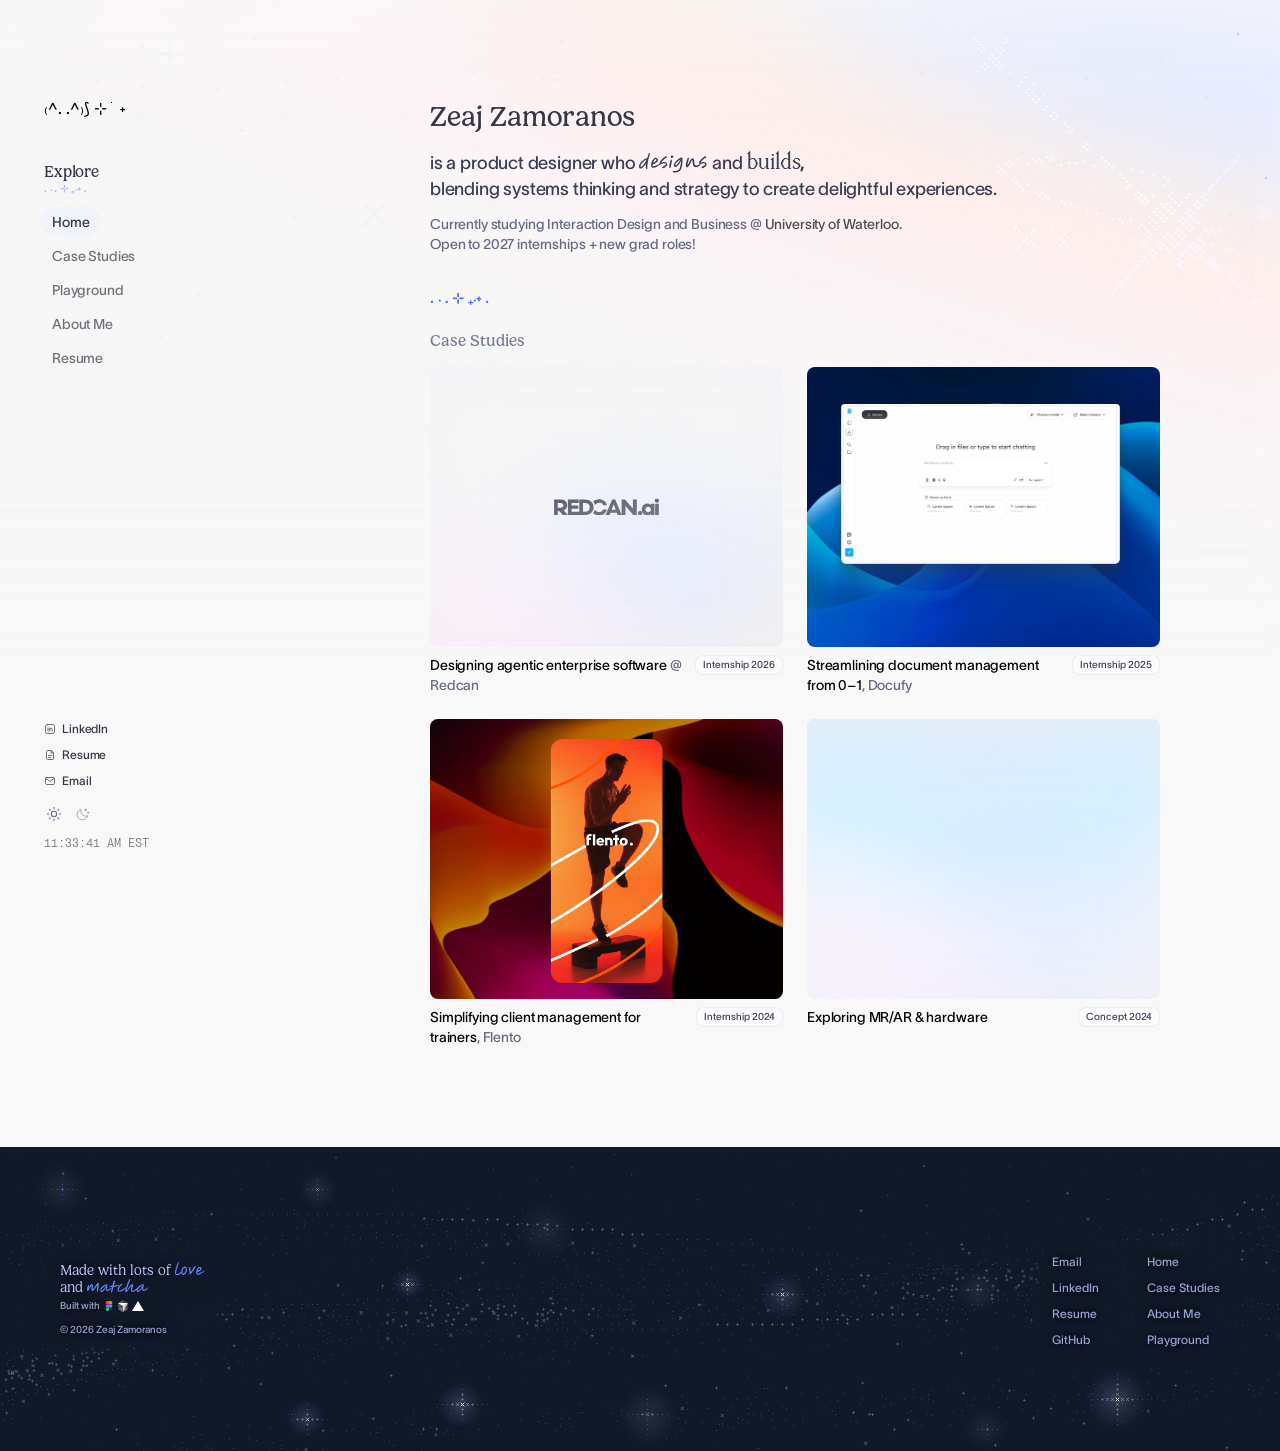
<file: index.html>
<!doctype html>
<html lang="en">
<head>
  <meta charset="utf-8">
  <meta name="viewport" content="width=device-width, initial-scale=1">
  <meta http-equiv="Content-Security-Policy" content="default-src 'self'; script-src 'self'; style-src 'self' https://fonts.googleapis.com; font-src 'self' https://fonts.gstatic.com; img-src 'self'; connect-src 'none'; object-src 'none'; base-uri 'self'; form-action 'none'">
  <meta name="referrer" content="strict-origin-when-cross-origin">
  <title>Zeaj Zamoranos — Product Designer</title>
  <meta name="description" content="Zeaj Zamoranos is a product designer who designs and builds, blending systems thinking and strategy to create delightful experiences.">
  <meta name="color-scheme" content="light dark">
  <link rel="icon" href="assets/favicon.svg" type="image/svg+xml">
  <!-- Sets the theme before first paint to avoid a light/dark flash. External file so the CSP needs no 'unsafe-inline'. -->
  <script src="js/theme-init.js?v=4"></script>
  <link rel="preconnect" href="https://fonts.googleapis.com">
  <link rel="preconnect" href="https://fonts.gstatic.com" crossorigin>
  <link rel="stylesheet" href="https://fonts.googleapis.com/css2?family=Arimo:wght@400;700&display=swap">
  <link rel="stylesheet" href="css/styles.css?v=40">
</head>
<body>
  <a class="skip-link" href="#main">Skip to content</a>

  <div class="decor" aria-hidden="true">
    <div class="decor__light"></div>
    <div class="decor__dark"></div>
    <canvas class="decor__sky"></canvas>
    <div class="decor__ascii"></div>
  </div>

  <!-- Mobile top bar (shown below 810px) -->
  <header class="topbar">
    <a class="logo" href="./" aria-label="Zeaj Zamoranos — home">₍^. .^₎⟆ ⊹ ࣪ ˖</a>
    <button class="menu-button" type="button" aria-controls="sidebar" aria-expanded="false">
      <span class="visually-hidden" data-menu-label>Open menu</span>
      <svg class="icon icon--menu" width="24" height="24" viewBox="0 0 24 24" aria-hidden="true"><path d="M4 7h16M4 12h16M4 17h16"/></svg>
      <svg class="icon icon--close" width="24" height="24" viewBox="0 0 24 24" aria-hidden="true"><path d="M6 6l12 12M18 6L6 18"/></svg>
    </button>
  </header>

  <div class="page">
    <!-- Sidebar: fixed column on desktop/tablet, full-screen menu on mobile -->
    <nav class="sidebar" id="sidebar" aria-label="Main">
      <div class="sidebar__top">
        <a class="logo sidebar__logo" href="./" aria-label="Zeaj Zamoranos — home">₍^. .^₎⟆ ⊹ ࣪ ˖</a>
        <div class="sidebar__explore">
          <div class="sidebar__heading">
            <p class="sidebar__title">Explore</p>
            <p class="sparkle sparkle--small" aria-hidden="true">. ܁₊ ⊹ . ܁˖ .</p>
          </div>
          <ul class="nav-list">
            <li><a class="nav-link is-active" href="./" aria-current="page" data-nav="home">Home</a></li>
            <li><a class="nav-link" href="#case-studies" data-nav="case-studies">Case Studies</a></li>
            <li><a class="nav-link" href="#" data-link="playground">Playground</a></li>
            <li><a class="nav-link" href="about.html">About Me</a></li>
            <li><a class="nav-link" href="#" data-link="resume">Resume</a></li>
          </ul>
        </div>
      </div>

      <div class="sidebar__bottom">
        <ul class="social-list">
          <li><a class="social-link" href="#" data-link="linkedin">
            <svg class="social-link__icon" width="12" height="12" viewBox="0 0 24 24" aria-hidden="true"><rect x="3" y="3" width="18" height="18" rx="4"/><path d="M8 10.5V16M8 7.5v.01M11.5 16v-5.5M11.5 13c0-1.7 1-2.7 2.5-2.7s2.5 1 2.5 2.7V16"/></svg>
            LinkedIn</a></li>
          <li><a class="social-link" href="#" data-link="resume">
            <svg class="social-link__icon" width="12" height="12" viewBox="0 0 24 24" aria-hidden="true"><path d="M14 3H7a2 2 0 0 0-2 2v14a2 2 0 0 0 2 2h10a2 2 0 0 0 2-2V8z"/><path d="M14 3v5h5M9 13h6M9 17h4"/></svg>
            Resume</a></li>
          <li><a class="social-link" href="#" data-email>
            <svg class="social-link__icon" width="12" height="12" viewBox="0 0 24 24" aria-hidden="true"><rect x="3" y="5" width="18" height="14" rx="2.5"/><path d="M4 7l8 6 8-6"/></svg>
            Email</a></li>
        </ul>
        <div class="theme-toggle" role="group" aria-label="Color theme">
          <button class="theme-toggle__btn" type="button" data-theme-choice="light" aria-pressed="true">
            <span class="visually-hidden">Light theme</span>
            <svg width="16" height="16" viewBox="0 0 24 24" aria-hidden="true"><circle cx="12" cy="12" r="4"/><path d="M12 2v2M12 20v2M4.93 4.93l1.41 1.41M17.66 17.66l1.41 1.41M2 12h2M20 12h2M4.93 19.07l1.41-1.41M17.66 6.34l1.41-1.41"/></svg>
          </button>
          <button class="theme-toggle__btn" type="button" data-theme-choice="dark" aria-pressed="false">
            <span class="visually-hidden">Dark theme</span>
            <svg width="15" height="15" viewBox="0 0 24 24" aria-hidden="true"><path d="M20 14.5A8.5 8.5 0 0 1 9.5 4a8.5 8.5 0 1 0 10.5 10.5z"/><path d="M17 3v3M15.5 4.5h3M21 8v2M20 9h2"/></svg>
          </button>
        </div>
        <p class="clock"><time data-clock>--:--:-- -- EST</time></p>
      </div>
    </nav>

    <main class="main" id="main">
      <section class="intro" aria-labelledby="intro-name">
        <h1 class="intro__name" id="intro-name">Zeaj Zamoranos</h1>
        <div class="intro__text">
          <p class="intro__lede">is a product designer who <span class="hand"><span class="visually-hidden">designs</span><svg class="hand__svg" width="77" height="24" viewBox="0 0 77 24" aria-hidden="true" focusable="false"><path d="M8.8 6.4C9.1 5.5 9.5 4.6 9.8 3.7C10.1 2.8 10.4 1.9 10.7 0.9C10.8 0.6 10.9 0.4 11 0.3C11.2 0.1 11.4 0 11.6 0C11.8 0 11.9 0.1 12 0.2C12.2 0.3 12.2 0.5 12.2 0.7C12.2 0.9 12.1 1.4 11.9 2C11.7 2.6 11.5 3.4 11.2 4.4C10.9 5.3 10.6 6.4 10.3 7.7C10.1 8.9 9.8 10.3 9.6 11.8C9.4 13.3 9.3 14.9 9.3 16.6C9.3 17 9.3 17.3 9.1 17.5C8.9 17.8 8.7 17.9 8.5 17.9C8.4 17.9 8.3 17.9 8.1 17.8C8 17.8 7.9 17.6 7.8 17.3C7.7 17.1 7.7 16.7 7.6 16.2C7.6 15.7 7.5 14.9 7.5 14C7.5 13.3 7.6 12.6 7.7 11.8C7 12.9 6.4 13.9 5.7 14.7C5 15.5 4.3 16.1 3.6 16.6C2.9 17 2.4 17.2 1.9 17.2C1.3 17.2 0.9 17 0.5 16.6C0.2 16.3 0 15.7 0 15C0 14.3 0.2 13.6 0.5 12.9C0.8 12.2 1.2 11.6 1.7 10.9C2.2 10.2 2.7 9.6 3.4 9C4 8.4 4.6 7.9 5.2 7.4C5.8 6.9 6.4 6.6 6.9 6.3C7.5 6.1 7.9 5.9 8.2 5.9C8.4 5.9 8.5 6 8.6 6.1C8.7 6.2 8.8 6.3 8.8 6.4ZM8.5 7C8.4 7.1 8.3 7.2 8.2 7.3C8 7.4 7.9 7.5 7.7 7.6C7.1 8 6.5 8.5 5.8 9C5.1 9.6 4.4 10.2 3.8 10.8C3.2 11.4 2.6 12.1 2.2 12.8C1.8 13.5 1.6 14.2 1.6 14.9C1.6 15.2 1.8 15.4 2.1 15.4C2.6 15.4 3 15.2 3.6 14.8C4.1 14.4 4.6 13.8 5.2 13C5.8 12.3 6.3 11.4 6.9 10.4C7.4 9.3 8 8.2 8.5 7ZM21.1 7.8C21.1 8.3 21 8.7 20.7 9.1C20.5 9.5 20.1 9.9 19.7 10.3C19.2 10.6 18.8 11 18.2 11.3C17.7 11.6 17.2 11.9 16.6 12.1C16.1 12.4 15.6 12.6 15.2 12.7C15.1 13.2 15 13.7 15 14.1C15 14.3 15.1 14.5 15.2 14.6C15.3 14.7 15.5 14.8 15.7 14.8C16.3 14.8 16.9 14.7 17.5 14.5C18.1 14.3 18.8 14 19.4 13.7C20.1 13.4 20.7 13 21.3 12.7C21.9 12.3 22.5 12 23 11.7C23.5 11.3 23.9 11.1 24.2 10.9C24.6 10.7 24.8 10.6 24.9 10.6C25 10.6 25.2 10.6 25.2 10.7C25.3 10.8 25.4 10.9 25.4 11.1C25.4 11.2 25.2 11.4 24.9 11.7C24.6 12 24.1 12.4 23.6 12.8C23 13.2 22.4 13.6 21.7 14C21.1 14.4 20.4 14.8 19.6 15.2C18.9 15.6 18.2 15.9 17.5 16.1C16.9 16.3 16.3 16.5 15.7 16.5C15 16.5 14.5 16.2 14.1 15.7C13.7 15.2 13.5 14.4 13.5 13.3C13.5 12.5 13.6 11.8 13.8 11C14 10.3 14.3 9.6 14.6 8.9C14.9 8.2 15.3 7.6 15.7 7.1C16.2 6.5 16.6 6.1 17.1 5.8C17.5 5.5 18 5.3 18.4 5.3C19.3 5.3 19.9 5.5 20.4 6C20.9 6.5 21.1 7.1 21.1 7.8ZM15.6 11.2C16 10.9 16.4 10.6 16.9 10.4C17.3 10.1 17.7 9.8 18.1 9.5C18.5 9.2 18.8 8.9 19 8.6C19.2 8.2 19.3 7.9 19.3 7.6C19.3 7.1 19.1 6.8 18.5 6.8C18.2 6.8 17.9 7 17.5 7.5C17.1 7.9 16.8 8.4 16.4 9.1C16.1 9.7 15.8 10.4 15.6 11.2ZM26.7 16.9C26.4 16.9 26.2 16.8 26 16.6C25.9 16.5 25.8 16.3 25.8 16.1C25.8 15.9 25.9 15.7 26.1 15.6C26.2 15.4 26.5 15.2 26.8 15.1C27.3 14.8 27.8 14.5 28.3 14.3C28.7 14 29.1 13.7 29.4 13.4C29.7 13 29.9 12.7 29.9 12.3C29.9 12 29.8 11.8 29.6 11.6C29.4 11.5 29.1 11.4 28.7 11.4C28.5 11.4 28.3 11.4 27.9 11.5C27.5 11.6 27.1 11.6 26.7 11.7C26.3 11.8 25.9 11.9 25.5 12C25.1 12 24.8 12.1 24.5 12.1C24 12.1 23.6 12 23.3 11.7C23.1 11.5 23 11.1 23 10.7C23 10.5 23.1 10.2 23.3 9.7C23.6 9.3 23.9 8.8 24.3 8.3C24.8 7.8 25.2 7.3 25.7 6.7C26.2 6.2 26.8 5.7 27.3 5.2C27.8 4.8 28.3 4.4 28.8 4.1C29.2 3.9 29.6 3.7 29.9 3.7C30.2 3.7 30.5 3.8 30.6 4C30.8 4.2 30.9 4.5 30.9 4.8C30.9 5 30.8 5.2 30.7 5.4C30.7 5.6 30.5 5.7 30.2 5.8C30 5.9 29.6 5.9 29.1 5.9C28.6 6.4 28 6.8 27.5 7.4C26.9 7.9 26.4 8.4 25.9 9C25.4 9.5 25.1 10.1 24.9 10.6C25.3 10.4 25.8 10.3 26.5 10.2C27.1 10.1 27.7 10 28.4 10C29.4 10 30.2 10.2 30.7 10.7C31.2 11.2 31.4 11.8 31.4 12.5C31.4 13 31.3 13.5 31 14C30.7 14.5 30.3 15 29.8 15.4C29.3 15.9 28.8 16.2 28.3 16.5C27.7 16.8 27.2 16.9 26.7 16.9ZM34.5 16.6C34.3 16.6 34.1 16.5 33.9 16.3C33.7 16.1 33.6 15.8 33.6 15.4C33.6 15.1 33.6 14.7 33.7 14.1C33.8 13.6 33.9 13 34 12.4C34.1 11.8 34.3 11.2 34.4 10.5C34.6 9.9 34.7 9.4 34.9 8.9C35.1 8.4 35.2 8 35.3 7.8C35.4 7.6 35.5 7.5 35.6 7.4C35.7 7.3 35.8 7.3 35.9 7.3C36.1 7.3 36.3 7.4 36.4 7.5C36.6 7.6 36.6 7.9 36.6 8.2C36.6 8.4 36.6 8.7 36.5 9.2C36.4 9.7 36.3 10.2 36.2 10.8C36.1 11.4 36 12 35.9 12.7C35.7 13.3 35.6 13.9 35.5 14.5C35.4 15 35.3 15.5 35.2 15.9C35.2 16.1 35.1 16.3 34.9 16.4C34.8 16.5 34.7 16.6 34.5 16.6ZM36.5 5.5C36.2 5.5 35.9 5.4 35.6 5.2C35.4 5 35.2 4.7 35.2 4.3C35.2 4 35.3 3.7 35.5 3.5C35.6 3.3 35.8 3.1 36.1 3C36.3 2.9 36.5 2.9 36.7 2.9C36.9 2.9 37.1 2.9 37.3 3C37.5 3 37.7 3.2 37.8 3.4C38 3.6 38.1 3.8 38.1 4.2C38.1 4.5 38 4.7 37.8 4.9C37.7 5.1 37.4 5.2 37.2 5.3C36.9 5.4 36.7 5.5 36.5 5.5ZM40.4 21.7C39.4 21.7 38.6 21.6 38.2 21.4C37.7 21.2 37.4 21 37.4 20.6C37.4 20.4 37.5 20.3 37.6 20.1C37.8 20 38 19.9 38.2 19.9C38.4 19.9 38.7 20 39.2 20C39.6 20.1 40 20.1 40.4 20.1C41.8 20.1 42.9 19.7 43.8 18.9C44.7 18.1 45.4 16.9 45.8 15.2C46.3 13.5 46.6 11.3 46.8 8.7C46.4 9.5 45.9 10.3 45.4 11.1C44.9 11.9 44.4 12.7 43.8 13.3C43.2 14 42.7 14.5 42.1 14.9C41.5 15.3 40.9 15.5 40.3 15.5C39.7 15.5 39.3 15.4 39 15.1C38.8 14.8 38.7 14.4 38.7 13.7C38.7 13.1 38.8 12.5 39.1 11.9C39.5 11.2 39.9 10.6 40.4 9.9C41 9.3 41.5 8.7 42.2 8.1C42.8 7.5 43.5 7 44.1 6.5C44.8 6 45.4 5.7 45.9 5.4C46.5 5.1 46.9 5 47.3 5C47.6 5 47.9 5.1 48.1 5.4C48.3 5.6 48.4 6.1 48.4 6.7C48.4 8.3 48.3 9.8 48.2 11.3C48.1 12.7 47.9 14.1 47.6 15.4C47.3 16.6 46.9 17.8 46.3 18.7C45.7 19.7 45 20.4 44 20.9C43 21.5 41.9 21.7 40.4 21.7ZM46.4 6.7C45.7 7.2 45.1 7.6 44.3 8.2C43.6 8.7 43 9.3 42.4 9.9C41.8 10.5 41.3 11.1 40.9 11.7C40.5 12.4 40.3 13 40.3 13.7C40.3 13.9 40.5 14 40.7 14C40.9 14 41.2 13.8 41.5 13.5C41.9 13.2 42.3 12.8 42.7 12.2C43.2 11.7 43.6 11.1 44.1 10.5C44.6 9.9 45 9.2 45.4 8.6C45.8 7.9 46.1 7.3 46.4 6.7ZM53.5 16C53.1 16 52.8 15.8 52.5 15.3C52.2 14.9 52 14.3 52 13.6C52 12.9 52.1 12.1 52.3 11.2C52.5 10.3 52.8 9.5 53.1 8.6C53.4 7.7 53.7 6.8 54 5.9C54.1 5.8 54.2 5.6 54.3 5.6C54.4 5.5 54.6 5.4 54.9 5.4C55.4 5.4 55.6 5.7 55.6 6.1C55.6 6.2 55.5 6.5 55.4 6.8C55.3 7.2 55.2 7.7 55 8.2C54.9 8.8 54.7 9.4 54.5 10C54.3 10.6 54.2 11.3 54.1 11.9C53.9 12.5 53.8 13.1 53.8 13.7C54 13.5 54.2 13.1 54.5 12.6C54.8 12.2 55.1 11.6 55.4 11.1C55.7 10.5 56 9.9 56.4 9.3C56.7 8.6 57.1 8.1 57.4 7.6C57.8 7.1 58.1 6.6 58.5 6.3C58.8 6 59.1 5.9 59.4 5.9C59.9 5.9 60.2 6 60.5 6.3C60.8 6.5 61.1 7 61.2 7.6C61.4 8.3 61.5 9.2 61.5 10.3C61.5 11 61.5 11.6 61.7 12.1C61.8 12.6 62 13.1 62.3 13.4C62.6 13.7 62.9 13.9 63.4 13.9C64.1 13.9 64.7 13.8 65.2 13.5C65.7 13.3 66.2 13 66.6 12.7C67 12.4 67.3 12.1 67.6 11.9C67.9 11.6 68.1 11.5 68.2 11.5C68.5 11.5 68.7 11.6 68.7 12C68.7 12.1 68.6 12.3 68.4 12.6C68.2 12.9 67.9 13.2 67.6 13.6C67.2 13.9 66.9 14.2 66.4 14.6C66 14.9 65.5 15.2 65 15.4C64.6 15.6 64.1 15.7 63.6 15.7C62.7 15.7 61.9 15.5 61.3 15.2C60.7 14.8 60.3 14.2 60 13.4C59.8 12.6 59.6 11.4 59.6 10.1C59.6 9.3 59.6 8.7 59.5 8.4C59.4 8 59.3 7.8 59 7.7C58.9 8 58.7 8.4 58.4 8.9C58.2 9.4 57.9 10 57.5 10.6C57.2 11.2 56.9 11.8 56.5 12.5C56.2 13.1 55.8 13.7 55.5 14.2C55.1 14.8 54.7 15.2 54.4 15.5C54.1 15.8 53.8 16 53.5 16ZM70.4 16.9C70.1 16.9 69.9 16.8 69.7 16.6C69.6 16.5 69.5 16.3 69.5 16.1C69.5 15.9 69.6 15.7 69.7 15.6C69.9 15.4 70.1 15.2 70.4 15.1C71 14.8 71.5 14.5 71.9 14.3C72.4 14 72.8 13.7 73.1 13.4C73.4 13 73.5 12.7 73.5 12.3C73.5 12 73.4 11.8 73.2 11.6C73 11.5 72.8 11.4 72.4 11.4C72.2 11.4 71.9 11.4 71.6 11.5C71.2 11.6 70.8 11.6 70.4 11.7C70 11.8 69.6 11.9 69.2 12C68.8 12 68.4 12.1 68.2 12.1C67.6 12.1 67.3 12 67 11.7C66.8 11.5 66.6 11.1 66.6 10.7C66.6 10.5 66.8 10.2 67 9.7C67.3 9.3 67.6 8.8 68 8.3C68.4 7.8 68.9 7.3 69.4 6.7C69.9 6.2 70.4 5.7 71 5.2C71.5 4.8 72 4.4 72.4 4.1C72.9 3.9 73.3 3.7 73.6 3.7C73.9 3.7 74.1 3.8 74.3 4C74.5 4.2 74.5 4.5 74.5 4.8C74.5 5 74.5 5.2 74.4 5.4C74.3 5.6 74.2 5.7 73.9 5.8C73.7 5.9 73.3 5.9 72.8 5.9C72.3 6.4 71.7 6.8 71.1 7.4C70.6 7.9 70 8.4 69.6 9C69.1 9.5 68.7 10.1 68.5 10.6C69 10.4 69.5 10.3 70.1 10.2C70.8 10.1 71.4 10 72.1 10C73.1 10 73.9 10.2 74.4 10.7C74.9 11.2 75.1 11.8 75.1 12.5C75.1 13 75 13.5 74.7 14C74.4 14.5 74 15 73.5 15.4C73 15.9 72.5 16.2 72 16.5C71.4 16.8 70.9 16.9 70.4 16.9Z"/></svg></span> and <span class="builds">builds</span><span class="comma">,</span><br class="br-wide"> blending systems thinking and strategy to create delightful experiences.</p>
          <p class="intro__meta">Currently studying Interaction Design and Business @ <span class="intro__school">University of Waterloo.</span><br>
          <a class="intro__meta-alt intro__email" href="#" data-email>Open to 2027 internships + new grad roles!<span class="visually-hidden"> Email me.</span><span class="intro__email-hint" aria-hidden="true">click to email me!</span></a></p>
        </div>
        <p class="sparkle" aria-hidden="true">. ܁₊ ⊹ . ܁˖ .</p>
      </section>

      <section class="case-studies" id="case-studies" aria-labelledby="case-studies-title">
        <h2 class="section-title" id="case-studies-title">Case Studies</h2>
        <ul class="card-grid">
          <li>
            <a class="card" href="#" data-link="case-redcan">
              <div class="card__media cover cover--redcan">
                <img class="cover__logo" src="assets/covers/redcan-logo.svg" alt="" width="130" height="21">
                <div class="card__glow" aria-hidden="true"><img src="assets/card-glow.svg" alt="" width="871" height="538"></div>
                <span class="card__cta" aria-hidden="true">View project <svg width="10" height="10" viewBox="0 0 24 24"><path d="M7 17L17 7M9 7h8v8"/></svg></span>
              </div>
              <div class="card__info">
                <h3 class="card__title">Designing agentic enterprise software <span class="card__company-name">@ Redcan</span></h3>
                <p class="card__meta">Internship 2026</p>
              </div>
            </a>
          </li>
          <li>
            <a class="card" href="#" data-link="case-karbon">
              <div class="card__media cover cover--docufy">
                <img class="cover__bg" src="assets/covers/docufy-bg.jpg" alt="" width="1024" height="576">
                <div class="cover__screen"><img src="assets/case-studies/docufy/hero-laptop.png" alt="" width="1280" height="826"></div>
                <div class="card__glow" aria-hidden="true"><img src="assets/card-glow.svg" alt="" width="871" height="538"></div>
                <span class="card__cta" aria-hidden="true">View project <svg width="10" height="10" viewBox="0 0 24 24"><path d="M7 17L17 7M9 7h8v8"/></svg></span>
              </div>
              <div class="card__info">
                <h3 class="card__title">Streamlining document management from 0–1<span class="card__company-name">, Docufy</span></h3>
                <p class="card__meta">Internship 2025</p>
              </div>
            </a>
          </li>
          <li>
            <a class="card" href="#" data-link="case-flento">
              <div class="card__media cover cover--flento">
                <img class="cover__bg" src="assets/covers/flento-bg.jpg" alt="" width="1024" height="576">
                <img class="cover__phone" src="assets/covers/flento-phone.jpg" alt="" width="375" height="812">
                <div class="card__glow" aria-hidden="true"><img src="assets/card-glow.svg" alt="" width="871" height="538"></div>
                <span class="card__cta" aria-hidden="true">View project <svg width="10" height="10" viewBox="0 0 24 24"><path d="M7 17L17 7M9 7h8v8"/></svg></span>
              </div>
              <div class="card__info">
                <h3 class="card__title">Simplifying client management for trainers<span class="card__company-name">, Flento</span></h3>
                <p class="card__meta">Internship 2024</p>
              </div>
            </a>
          </li>
          <li>
            <a class="card" href="#" data-link="case-technoring">
              <div class="card__media cover cover--technoring">
                
                <div class="card__glow" aria-hidden="true"><img src="assets/card-glow.svg" alt="" width="871" height="538"></div>
                <span class="card__cta" aria-hidden="true">View project <svg width="10" height="10" viewBox="0 0 24 24"><path d="M7 17L17 7M9 7h8v8"/></svg></span>
              </div>
              <div class="card__info">
                <h3 class="card__title">Exploring MR/AR &amp; hardware</h3>
                <p class="card__meta">Concept 2024</p>
              </div>
            </a>
          </li>
        </ul>
      </section>
    </main>
  </div>

  <footer class="footer">
    <div class="footer__content">
      <div class="footer__name">
        <p class="footer__made">Made with lots of <span class="hand hand--accent"><span class="visually-hidden">love</span><svg class="hand__svg" width="43" height="24" viewBox="0 0 43 24" aria-hidden="true" focusable="false"><path d="M3.3 19C2.3 19 1.4 18.7 0.9 18C0.3 17.4 0 16.4 0 15.2C0 14.5 0.1 13.6 0.3 12.6C0.5 11.6 0.8 10.5 1.1 9.4C1.4 8.2 1.8 7.1 2.2 6C2.6 4.9 2.9 3.9 3.3 2.9C3.7 2 4 1.2 4.3 0.5C4.4 0.2 4.7 0 5 0C5.4 0 5.6 0.2 5.6 0.7C5.6 0.9 5.5 1.2 5.3 1.7C5.2 2.2 5 2.8 4.8 3.6C4.5 4.3 4.3 5.1 4 6C3.7 6.8 3.4 7.7 3.1 8.7C2.8 9.6 2.6 10.5 2.3 11.4C2.1 12.3 1.9 13.2 1.8 13.9C1.6 14.7 1.5 15.4 1.5 16C1.5 16.3 1.6 16.6 1.8 16.8C2 17 2.3 17.1 2.6 17.1C3.2 17.1 3.8 17 4.5 16.8C5.1 16.5 5.7 16.2 6.3 15.8C6.8 15.5 7.4 15.1 7.8 14.7C8.3 14.4 8.7 14.1 9 13.8C9.4 13.6 9.6 13.4 9.7 13.4C10 13.4 10.2 13.6 10.2 13.9C10.2 14 10.1 14.2 9.9 14.5C9.6 14.8 9.4 15.1 9 15.5C8.6 15.9 8.2 16.3 7.7 16.7C7.3 17.1 6.8 17.5 6.3 17.9C5.8 18.2 5.2 18.5 4.7 18.7C4.2 18.9 3.7 19 3.3 19ZM11.7 18.4C10.9 18.4 10.3 18.1 9.9 17.5C9.4 16.9 9.2 16.2 9.2 15.2C9.2 14.9 9.2 14.5 9.3 14.1C9.4 13.7 9.6 13.3 9.7 13C9.6 12.9 9.5 12.8 9.5 12.6C9.4 12.5 9.4 12.3 9.4 12C9.4 11.2 9.5 10.5 9.8 9.8C10.1 9.2 10.4 8.6 10.9 8.1C11.3 7.6 11.8 7.3 12.3 7C12.9 6.7 13.4 6.6 14 6.6C14.9 6.6 15.7 6.9 16.2 7.6C16.8 8.3 17.1 9.3 17.1 10.6C17.1 11.3 17 12 16.8 12.8C16.6 13.5 16.3 14.2 15.9 14.9C15.6 15.6 15.2 16.2 14.7 16.7C14.3 17.2 13.8 17.7 13.3 18C12.7 18.3 12.2 18.4 11.7 18.4ZM11 12.3C11.1 12.4 11.2 12.6 11.2 12.8C11.2 13 11.1 13.2 11 13.4C11 13.6 10.9 13.8 10.8 14.2C10.7 14.5 10.7 15 10.7 15.7C10.7 16.3 10.9 16.6 11.5 16.6C12 16.6 12.5 16.4 13 16C13.5 15.5 13.9 14.9 14.3 14.2C14.7 13.5 15 12.8 15.2 12C15.4 11.1 15.5 10.4 15.5 9.7C15.5 9.2 15.4 8.9 15.2 8.7C15 8.5 14.7 8.4 14.3 8.4C13.8 8.4 13.3 8.5 12.8 8.9C12.3 9.2 11.9 9.6 11.6 10.1C11.2 10.7 11.1 11.3 11.1 11.9C11.1 12.1 11.1 12.2 11 12.3ZM21.7 17.7C21.5 17.7 21.3 17.6 21.1 17.3C20.9 17 20.8 16.6 20.7 16.1C20.6 15.5 20.5 14.9 20.5 14.1C20.4 13.4 20.3 12.7 20.3 12C20.2 11.3 20.2 10.7 20.1 10.2C20.1 9.6 20.1 9.3 20.1 9.1C20.1 8.4 20.2 7.9 20.4 7.6C20.6 7.2 20.9 7 21.3 7C21.5 7 21.7 7.1 21.8 7.2C21.9 7.4 22 7.6 22 8.1C22 8.4 22 8.8 22 9.2C22 9.7 22 10.2 22 10.7C22.1 11.4 22.1 12.1 22.1 12.8C22.1 13.5 22.2 14.3 22.2 15C22.5 14.4 22.9 13.8 23.3 13.2C23.7 12.5 24.1 11.9 24.6 11.2C25 10.5 25.4 9.8 25.9 9.2C26.3 8.6 26.6 8 27 7.6C27.3 7.1 27.5 6.8 27.7 6.5C27.9 6.3 28.1 6.1 28.3 6C28.5 5.9 28.7 5.8 28.8 5.8C29 5.8 29.2 5.9 29.3 6C29.4 6.2 29.5 6.4 29.5 6.7C29.5 6.8 29.5 7 29.4 7.2C29.4 7.4 29.3 7.6 29.1 7.8C28.8 8.3 28.3 9 27.8 9.7C27.3 10.4 26.8 11.2 26.2 12C25.7 12.8 25.2 13.5 24.6 14.3C24.1 15 23.7 15.7 23.3 16.2C22.6 17.2 22.1 17.7 21.7 17.7ZM37.9 9.6C37.9 10 37.8 10.5 37.5 10.9C37.2 11.3 36.9 11.7 36.4 12C36 12.4 35.5 12.7 35 13.1C34.4 13.4 33.9 13.7 33.4 13.9C32.8 14.1 32.3 14.3 31.9 14.5C31.8 15 31.7 15.5 31.7 15.9C31.7 16.1 31.8 16.3 31.9 16.4C32 16.5 32.2 16.6 32.5 16.6C33 16.6 33.6 16.5 34.3 16.3C34.9 16.1 35.5 15.8 36.2 15.5C36.8 15.2 37.5 14.8 38.1 14.5C38.7 14.1 39.2 13.8 39.7 13.4C40.2 13.1 40.6 12.9 41 12.7C41.3 12.5 41.5 12.4 41.6 12.4C41.8 12.4 41.9 12.4 42 12.5C42.1 12.6 42.1 12.7 42.1 12.9C42.1 13 42 13.2 41.6 13.5C41.3 13.8 40.9 14.1 40.3 14.6C39.8 15 39.2 15.4 38.5 15.8C37.8 16.2 37.1 16.6 36.4 17C35.6 17.4 34.9 17.7 34.3 17.9C33.6 18.1 33 18.2 32.5 18.2C31.8 18.2 31.2 18 30.8 17.5C30.5 16.9 30.3 16.1 30.3 15C30.3 14.3 30.4 13.6 30.5 12.8C30.7 12.1 31 11.4 31.3 10.7C31.7 10 32.1 9.4 32.5 8.8C32.9 8.3 33.4 7.9 33.8 7.6C34.3 7.2 34.7 7.1 35.2 7.1C36 7.1 36.7 7.3 37.2 7.8C37.6 8.2 37.9 8.9 37.9 9.6ZM32.3 12.9C32.7 12.7 33.2 12.4 33.6 12.1C34 11.9 34.5 11.6 34.8 11.3C35.2 11 35.5 10.7 35.7 10.4C36 10 36.1 9.7 36.1 9.3C36.1 8.8 35.8 8.6 35.3 8.6C35 8.6 34.6 8.8 34.2 9.2C33.9 9.7 33.5 10.2 33.2 10.9C32.9 11.5 32.6 12.2 32.3 12.9Z"/></svg></span><br>and <span class="hand hand--accent"><span class="visually-hidden">matcha</span><svg class="hand__svg" width="88" height="24" viewBox="0 0 88 24" aria-hidden="true" focusable="false"><path d="M15.8 17.4C15.8 17.6 15.7 17.8 15.6 17.9C15.4 18.1 15.2 18.1 15 18.1C14.8 18.1 14.6 18 14.4 17.9C14.2 17.7 14.2 17.5 14.2 17.1C14.2 16.3 14.2 15.3 14.3 14.3C14.4 13.3 14.5 12.3 14.6 11.3C14.7 10.3 14.8 9.3 14.9 8.5C14.5 9.1 14 9.8 13.5 10.6C13 11.3 12.5 12.1 11.9 12.8C11.4 13.6 10.9 14.3 10.4 14.9C9.9 15.5 9.4 16 9 16.4C8.6 16.8 8.2 16.9 8 16.9C7.5 16.9 7.1 16.7 6.7 16.4C6.3 16 6.2 15.5 6.2 14.9C6.2 14.6 6.2 14.3 6.2 13.9C6.3 13.5 6.4 13 6.4 12.5C6.5 12.1 6.5 11.6 6.6 11.2C6.7 10.8 6.7 10.5 6.7 10.3C6.7 10.1 6.7 10 6.6 9.8C6.6 9.7 6.5 9.6 6.4 9.6C6.3 9.6 6 9.8 5.8 10.2C5.5 10.5 5.2 11 4.8 11.5C4.5 12 4.1 12.6 3.8 13.2C3.4 13.9 3.1 14.4 2.8 15C2.5 15.5 2.2 15.9 2 16.2C1.8 16.5 1.7 16.7 1.5 16.9C1.4 17 1.2 17.1 1 17.1C0.7 17.1 0.5 16.9 0.3 16.7C0.1 16.4 0 16.1 0 15.7C0 15.5 0 15.1 0.1 14.6C0.2 14.1 0.3 13.6 0.4 13C0.6 12.4 0.7 11.9 0.8 11.3C0.9 10.7 1 10.2 1.1 9.8C1.2 9.4 1.4 9.1 1.5 8.9C1.7 8.8 1.9 8.7 2.1 8.7C2.3 8.7 2.5 8.8 2.7 9C2.8 9.1 2.9 9.4 2.9 9.8C2.9 9.8 2.9 10 2.8 10.3C2.7 10.6 2.6 10.9 2.5 11.4C2.4 11.8 2.3 12.2 2.1 12.6C2 13.1 1.9 13.5 1.8 13.8C2.1 13.3 2.4 12.8 2.7 12.2C3.1 11.7 3.4 11.1 3.7 10.5C4.1 10 4.4 9.4 4.7 9C5.1 8.5 5.4 8.1 5.7 7.8C6 7.6 6.3 7.4 6.6 7.4C7 7.4 7.3 7.5 7.6 7.7C7.9 8 8.2 8.2 8.3 8.6C8.5 9 8.6 9.4 8.6 9.8C8.6 10.1 8.6 10.5 8.5 11.1C8.4 11.6 8.2 12.2 8.1 12.9C8 13.5 7.9 14.1 7.9 14.7C7.9 14.8 8 14.9 8 14.9C8.1 14.9 8.2 14.9 8.3 14.8C8.7 14.3 9.1 13.8 9.6 13.2C10 12.6 10.5 12 11 11.3C11.5 10.6 12 9.9 12.4 9.3C12.9 8.6 13.4 8 13.8 7.5C14.2 6.9 14.6 6.5 14.9 6.2C15.2 5.9 15.5 5.7 15.7 5.7C16.1 5.7 16.4 5.8 16.6 6C16.8 6.3 16.9 6.6 16.9 7.2C16.9 7.6 16.9 8.2 16.8 8.8C16.8 9.5 16.7 10.3 16.6 11.1C16.5 11.9 16.4 12.7 16.3 13.5C16.2 14.3 16.1 15 16 15.7C15.9 16.4 15.9 17 15.8 17.4ZM20.7 18.5C20.2 18.5 19.8 18.3 19.4 17.8C19.1 17.3 19 16.7 19 16C19 15.3 19.1 14.6 19.5 13.9C19.8 13.2 20.3 12.5 20.9 11.9C21.5 11.2 22.1 10.6 22.8 10.1C23.5 9.6 24.2 9.1 24.9 8.7C25.6 8.3 26.2 8 26.8 7.7C27.4 7.5 27.9 7.4 28.2 7.4C28.4 7.4 28.6 7.4 28.7 7.5C28.8 7.6 28.9 7.7 28.9 7.9C28.9 8 28.8 8.1 28.7 8.2C28.7 8.2 28.8 8.2 28.8 8.2C29.1 8.2 29.2 8.4 29.2 8.8C29.2 8.9 29.2 9.1 29.1 9.5C29 9.9 28.9 10.3 28.8 10.9C28.6 11.4 28.5 12 28.4 12.7C28.3 13.3 28.3 14 28.3 14.7C28.3 15.3 28.5 15.5 29 15.5C29.4 15.5 29.9 15.4 30.5 15.2C31 15 31.5 14.7 31.9 14.4C32.4 14 32.9 13.7 33.3 13.4C33.7 13.1 34 12.8 34.3 12.6C34.6 12.3 34.8 12.2 34.9 12.2C35 12.2 35.1 12.3 35.2 12.3C35.2 12.4 35.3 12.5 35.3 12.6C35.3 12.8 35.1 13 34.9 13.4C34.6 13.7 34.3 14.1 33.8 14.5C33.4 15 32.9 15.4 32.3 15.8C31.8 16.2 31.2 16.6 30.7 16.8C30.1 17.1 29.5 17.2 29 17.2C28.6 17.2 28.2 17.1 27.9 16.9C27.6 16.6 27.3 16.2 27.1 15.6C26.9 15 26.9 14.2 26.9 13.1V12.6C26.2 13.7 25.5 14.7 24.8 15.6C24.1 16.5 23.4 17.2 22.7 17.7C22 18.3 21.3 18.5 20.7 18.5ZM27.9 8.8C27.8 8.9 27.7 8.9 27.6 9C27 9.2 26.3 9.6 25.7 10C25 10.4 24.4 10.9 23.7 11.4C23.1 11.9 22.6 12.4 22.1 13C21.6 13.5 21.2 14.1 20.9 14.6C20.6 15.2 20.5 15.7 20.5 16.3C20.5 16.4 20.5 16.6 20.6 16.7C20.6 16.8 20.8 16.8 21 16.8C21.2 16.8 21.6 16.6 22 16.3C22.4 16 22.9 15.5 23.4 14.9C23.9 14.4 24.4 13.8 25 13.1C25.5 12.4 26 11.7 26.4 11C26.9 10.3 27.3 9.7 27.7 9.1C27.7 9 27.8 8.9 27.9 8.8ZM32.5 11.6C32.1 11.6 32 11.3 32 10.9C32 10.8 32.1 10.7 32.2 10.5C32.3 10.4 32.5 10.3 32.7 10.3C33.1 10.2 33.6 10.2 34.2 10.1C34.8 10 35.5 9.9 36.2 9.8C36.3 9.1 36.5 8.4 36.7 7.7C36.9 7 37.1 6.3 37.3 5.6C37.5 4.9 37.8 4.3 38 3.7C38.3 3.2 38.6 2.7 38.8 2.4C39 2.3 39.1 2.2 39.2 2.1C39.4 2 39.5 2 39.6 2C39.7 2 39.9 2.1 40 2.2C40.1 2.4 40.2 2.6 40.2 2.8C40.2 2.9 40.2 3 40.1 3.1C39.8 3.8 39.6 4.8 39.3 5.9C38.9 7 38.6 8.1 38.3 9.4C39.5 9.2 40.7 9 42 8.8C43.2 8.6 44.2 8.4 45.1 8.2C45.4 8.1 45.6 8.1 45.7 8.2C45.8 8.4 45.9 8.5 45.9 8.7C45.9 8.9 45.9 9 45.8 9.1C45.7 9.2 45.6 9.3 45.5 9.3L45.4 9.4C45.2 9.5 44.8 9.6 44.2 9.7C43.7 9.9 43.1 10 42.4 10.2C41.7 10.3 41 10.5 40.2 10.6C39.4 10.8 38.6 10.9 37.9 11C37.6 12.2 37.3 13.4 36.9 14.6C36.6 15.9 36.3 17.1 36 18.3C35.9 18.7 35.7 19 35.6 19.2C35.4 19.3 35.2 19.4 35 19.4C34.8 19.4 34.6 19.3 34.5 19.1C34.3 19 34.3 18.6 34.4 18.1L35.9 11.3C35.1 11.4 34.4 11.5 33.8 11.6C33.2 11.6 32.7 11.6 32.5 11.6ZM47 18.3C46.4 18.3 45.8 18.1 45.3 17.8C44.8 17.5 44.5 17.1 44.2 16.7C44 16.2 43.8 15.7 43.8 15.2C43.8 14.1 44 13.1 44.4 12.3C44.8 11.4 45.2 10.6 45.8 9.9C46.4 9.2 47 8.6 47.6 8.1C48.2 7.7 48.7 7.3 49.2 7.1C49.7 6.8 50.1 6.7 50.3 6.7C50.7 6.7 50.9 6.9 50.9 7.3C50.9 7.5 50.8 7.8 50.5 8C50.3 8.3 49.9 8.6 49.5 8.9C49.1 9.3 48.7 9.7 48.2 10.1C47.7 10.5 47.3 11 46.9 11.6C46.5 12.1 46.1 12.7 45.9 13.4C45.6 14 45.5 14.7 45.5 15.5C45.5 16.3 45.8 16.7 46.4 16.7C47 16.7 47.7 16.6 48.3 16.4C48.9 16.2 49.6 15.9 50.2 15.5C50.8 15.1 51.4 14.7 52 14.3C52.5 13.9 53.1 13.6 53.5 13.2C54 12.8 54.4 12.5 54.7 12.3C55 12.1 55.3 12 55.4 12C55.7 12 55.8 12.1 55.8 12.4C55.8 12.6 55.6 12.9 55.3 13.3C55 13.7 54.6 14.1 54.1 14.5C53.6 15 53 15.4 52.3 15.9C51.7 16.3 51.1 16.7 50.4 17.1C49.8 17.4 49.1 17.7 48.5 18C47.9 18.2 47.4 18.3 47 18.3ZM55.7 18.9C55.4 18.9 55.2 18.8 55 18.6C54.9 18.5 54.8 18.1 54.8 17.4C54.8 16.8 54.9 16 55.1 15.1C55.3 14.1 55.6 13 56 11.8C56.3 10.7 56.7 9.4 57.2 8.2C57.6 6.9 58.1 5.6 58.6 4.4C59.1 3.2 59.6 2 60.1 1C60.2 0.6 60.4 0.4 60.6 0.2C60.8 0.1 61 0 61.3 0C61.4 0 61.6 0.1 61.7 0.2C61.8 0.3 61.9 0.4 61.9 0.6C61.9 0.7 61.8 1 61.6 1.4C61.5 1.9 61.2 2.4 61 3.2C60.7 3.9 60.4 4.7 60 5.6C59.7 6.5 59.3 7.4 59 8.4C58.6 9.4 58.3 10.4 57.9 11.4C57.6 12.4 57.3 13.3 57.1 14.2C56.9 15.1 56.7 15.9 56.7 16.7C57 16.3 57.3 15.8 57.8 15.2C58.2 14.6 58.6 13.9 59.1 13.2C59.5 12.5 60 11.9 60.5 11.2C61 10.5 61.4 9.9 61.9 9.3C62.4 8.8 62.8 8.3 63.2 8C63.6 7.6 64 7.5 64.3 7.5C64.8 7.5 65.2 7.6 65.5 7.9C65.8 8.2 66 8.8 66 9.5C66 9.9 65.9 10.3 65.8 10.9C65.6 11.5 65.4 12 65.2 12.7C65 13.3 64.9 13.9 64.7 14.4C64.5 15 64.5 15.5 64.5 15.9C64.5 16.4 64.7 16.7 65.1 16.7C65.7 16.7 66.4 16.5 67 16.3C67.7 16 68.3 15.6 68.9 15.2C69.5 14.8 70 14.4 70.5 13.9C71 13.5 71.4 13.1 71.8 12.8C72.1 12.5 72.4 12.3 72.7 12.3C73 12.3 73.2 12.5 73.2 12.8C73.2 12.9 73.2 13 73.1 13.1C73.1 13.3 73 13.4 72.8 13.6C72.6 13.8 72.3 14.2 71.9 14.5C71.5 14.9 71 15.3 70.5 15.8C70 16.2 69.5 16.6 68.9 17C68.3 17.4 67.7 17.7 67 18C66.4 18.2 65.8 18.3 65.2 18.3C64.4 18.3 63.8 18.1 63.4 17.7C62.9 17.2 62.7 16.6 62.7 15.7C62.7 15.2 62.8 14.6 63 13.9C63.1 13.2 63.3 12.4 63.6 11.6C63.8 10.8 64.1 10 64.3 9.2C63.9 9.5 63.4 10 62.9 10.6C62.4 11.1 61.9 11.8 61.4 12.5C60.8 13.2 60.3 14 59.7 14.7C59.2 15.5 58.7 16.2 58.2 16.8C57.7 17.4 57.2 17.9 56.8 18.3C56.4 18.7 56 18.9 55.7 18.9ZM72.7 18.5C72.2 18.5 71.8 18.3 71.4 17.8C71.1 17.3 70.9 16.7 70.9 16C70.9 15.3 71.1 14.6 71.5 13.9C71.8 13.2 72.3 12.5 72.9 11.9C73.5 11.2 74.1 10.6 74.8 10.1C75.5 9.6 76.2 9.1 76.9 8.7C77.6 8.3 78.2 8 78.8 7.7C79.4 7.5 79.9 7.4 80.2 7.4C80.4 7.4 80.6 7.4 80.7 7.5C80.8 7.6 80.9 7.7 80.9 7.9C80.9 8 80.8 8.1 80.7 8.2C80.7 8.2 80.8 8.2 80.8 8.2C81.1 8.2 81.2 8.4 81.2 8.8C81.2 8.9 81.2 9.1 81.1 9.5C81 9.9 80.9 10.3 80.7 10.9C80.6 11.4 80.5 12 80.4 12.7C80.3 13.3 80.3 14 80.3 14.7C80.3 15.3 80.5 15.5 80.9 15.5C81.4 15.5 81.9 15.4 82.4 15.2C83 15 83.4 14.7 83.9 14.4C84.4 14 84.8 13.7 85.2 13.4C85.6 13.1 86 12.8 86.3 12.6C86.5 12.3 86.7 12.2 86.9 12.2C87 12.2 87.1 12.3 87.1 12.3C87.2 12.4 87.3 12.5 87.3 12.6C87.3 12.8 87.1 13 86.9 13.4C86.6 13.7 86.2 14.1 85.8 14.5C85.4 15 84.9 15.4 84.3 15.8C83.8 16.2 83.2 16.6 82.6 16.8C82.1 17.1 81.5 17.2 81 17.2C80.6 17.2 80.2 17.1 79.9 16.9C79.6 16.6 79.3 16.2 79.1 15.6C78.9 15 78.8 14.2 78.8 13.1V12.6C78.2 13.7 77.5 14.7 76.8 15.6C76.1 16.5 75.4 17.2 74.7 17.7C74 18.3 73.3 18.5 72.7 18.5ZM79.8 8.8C79.8 8.9 79.7 8.9 79.6 9C79 9.2 78.3 9.6 77.6 10C77 10.4 76.4 10.9 75.7 11.4C75.1 11.9 74.6 12.4 74.1 13C73.6 13.5 73.2 14.1 72.9 14.6C72.6 15.2 72.4 15.7 72.4 16.3C72.4 16.4 72.5 16.6 72.5 16.7C72.6 16.8 72.8 16.8 72.9 16.8C73.2 16.8 73.6 16.6 74 16.3C74.4 16 74.9 15.5 75.4 14.9C75.9 14.4 76.4 13.8 76.9 13.1C77.5 12.4 78 11.7 78.4 11C78.9 10.3 79.3 9.7 79.7 9.1C79.7 9 79.8 8.9 79.8 8.8Z"/></svg></span></p>
        <p class="footer__built">Built with
          <img src="assets/figma-logo.svg" alt="Figma" width="10" height="10">
          <img src="assets/cube.svg" alt="Cursor" width="10" height="12">
          <img src="assets/triangle.svg" alt="Vercel" width="12" height="10">
        </p>
        <p class="footer__copy">© <span data-year>2026</span> Zeaj Zamoranos</p>
      </div>
      <canvas class="footer__sky" aria-hidden="true"></canvas>
      <div class="footer__links">
        <ul aria-label="Contact">
          <li><a href="#" data-email>Email</a></li>
          <li><a href="#" data-link="linkedin">LinkedIn</a></li>
          <li><a href="#" data-link="resume">Resume</a></li>
          <li><a href="#" data-link="github">GitHub</a></li>
        </ul>
        <ul aria-label="Site">
          <li><a href="./">Home</a></li>
          <li><a href="#case-studies">Case Studies</a></li>
          <li><a href="about.html">About Me</a></li>
          <li><a href="#" data-link="playground">Playground</a></li>
        </ul>
      </div>
    </div>
  </footer>

  <script src="js/config.js?v=12"></script>
  <script src="js/main.js?v=11"></script>
  <script src="js/sky.js?v=8"></script>
  <script src="js/ascii-twinkle.js"></script>
  <script src="js/reveal.js?v=4"></script>
  <script src="js/nebula.js?v=8"></script>
</body>
</html>
</file>
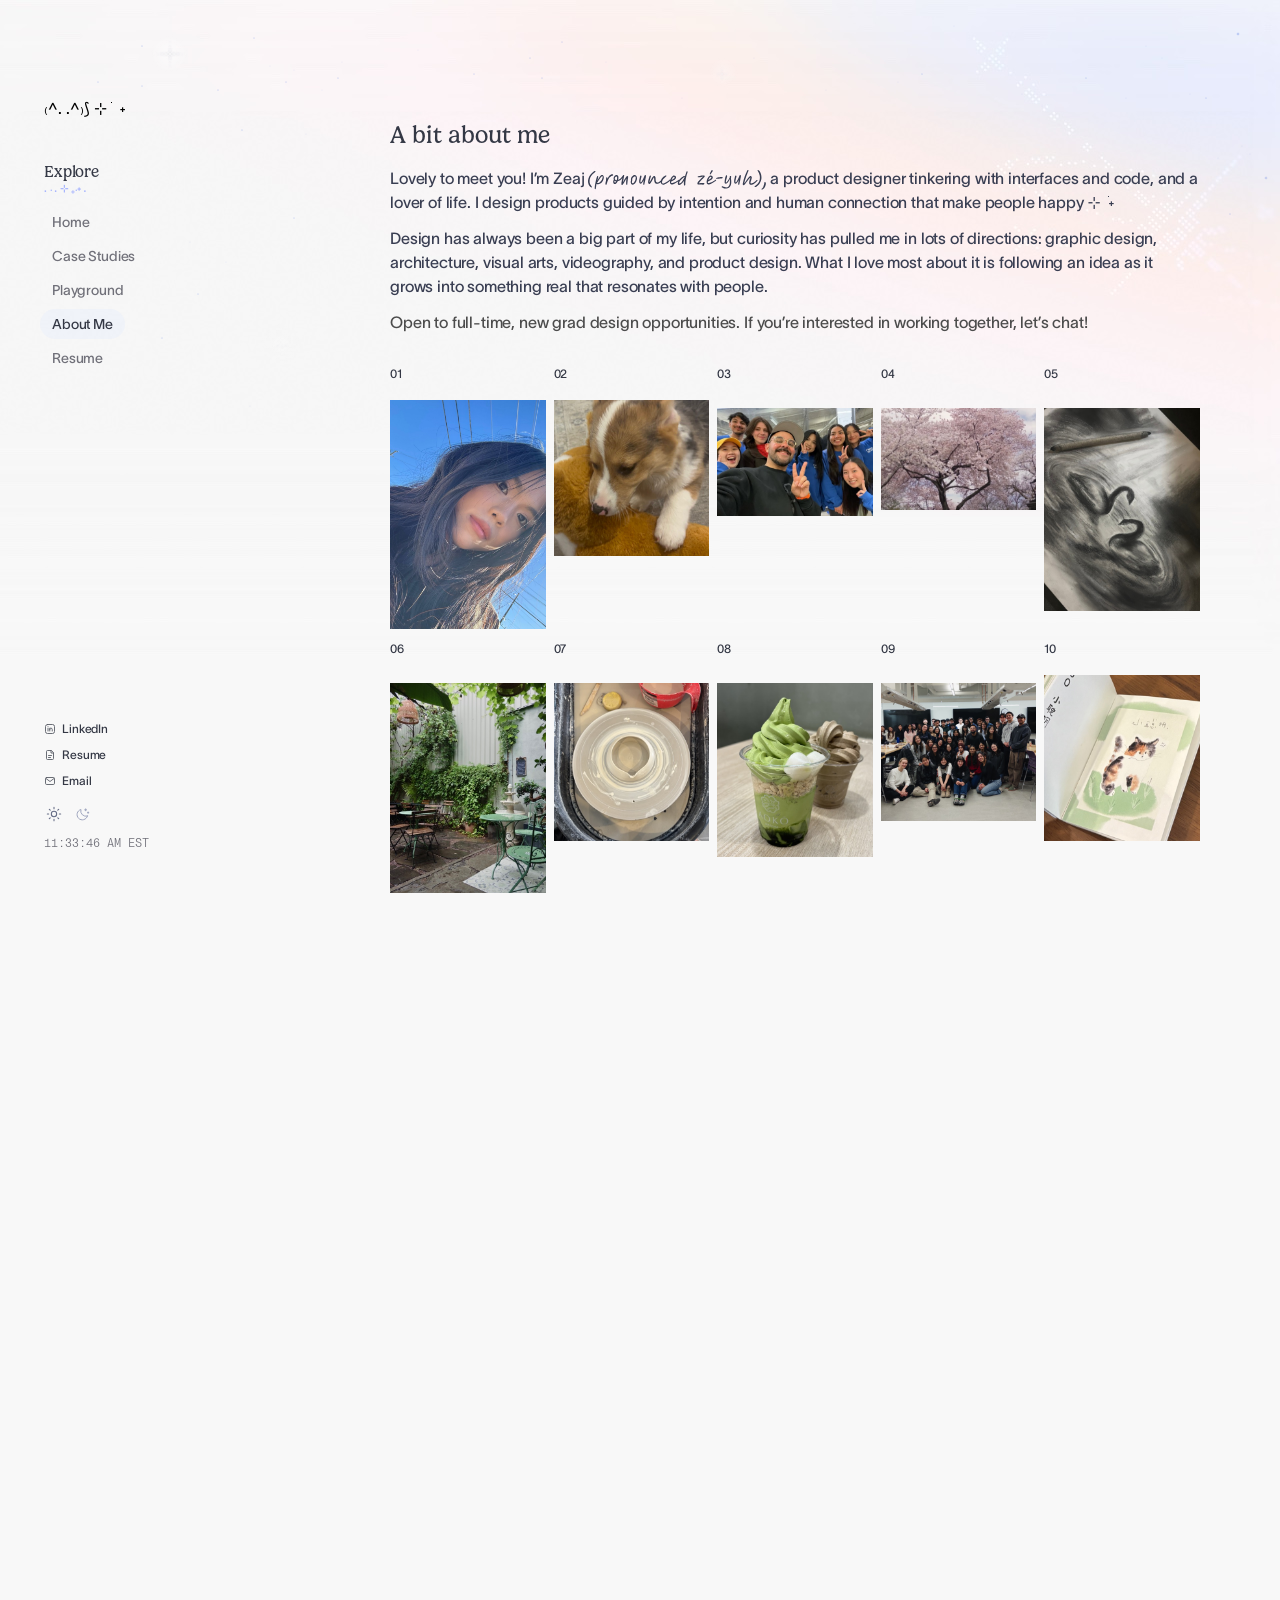
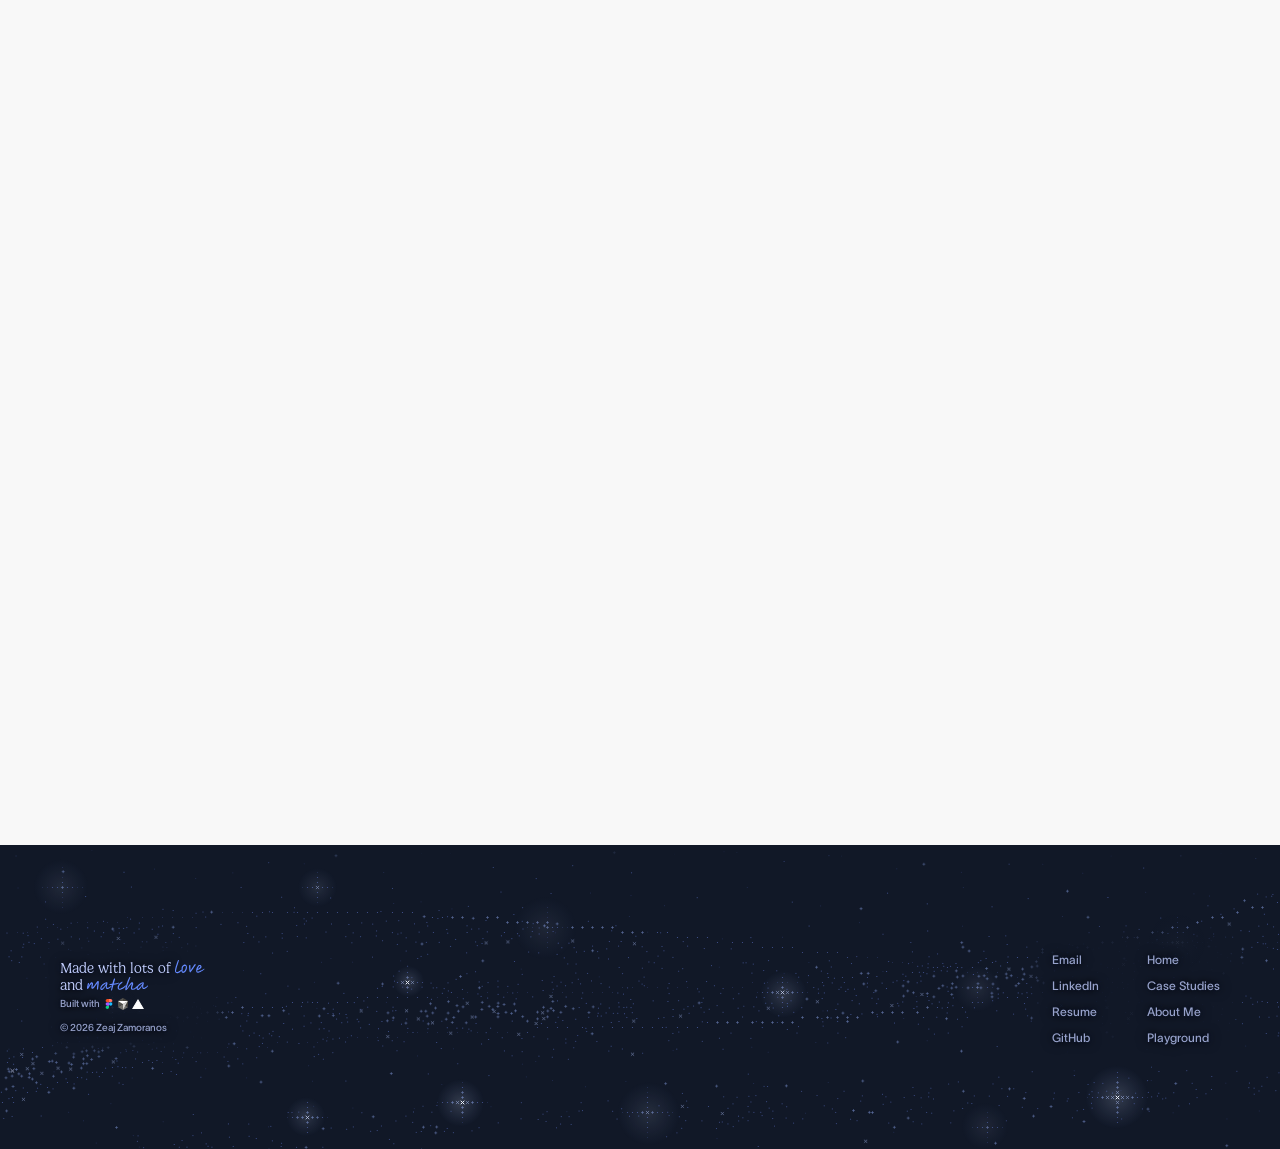
<file: about.html>
<!doctype html>
<html lang="en">
<head>
  <meta charset="utf-8">
  <meta name="viewport" content="width=device-width, initial-scale=1">
  <meta http-equiv="Content-Security-Policy" content="default-src 'self'; script-src 'self'; style-src 'self' https://fonts.googleapis.com; font-src 'self' https://fonts.gstatic.com; img-src 'self'; connect-src 'none'; object-src 'none'; base-uri 'self'; form-action 'none'">
  <meta name="referrer" content="strict-origin-when-cross-origin">
  <title>About — Zeaj Zamoranos</title>
  <meta name="description" content="About Zeaj Zamoranos: design ethos, experience, community work, awards, and life outside of design.">
  <meta name="color-scheme" content="light dark">
  <link rel="icon" href="assets/favicon.svg" type="image/svg+xml">
  <!-- Sets the theme before first paint to avoid a light/dark flash. External file so the CSP needs no 'unsafe-inline'. -->
  <script src="js/theme-init.js?v=4"></script>
  <link rel="preconnect" href="https://fonts.googleapis.com">
  <link rel="preconnect" href="https://fonts.gstatic.com" crossorigin>
  <link rel="stylesheet" href="https://fonts.googleapis.com/css2?family=Arimo:wght@400;700&display=swap">
  <link rel="stylesheet" href="css/styles.css?v=40">
  <link rel="stylesheet" href="css/about.css?v=44">
</head>
<body>
  <a class="skip-link" href="#main">Skip to content</a>

  <div class="decor" aria-hidden="true">
    <div class="decor__light"></div>
    <div class="decor__dark"></div>
    <canvas class="decor__sky"></canvas>
    <div class="decor__ascii"></div>
  </div>

  <!-- Mobile top bar (shown below 810px) -->
  <header class="topbar">
    <a class="logo" href="./" aria-label="Zeaj Zamoranos — home">₍^. .^₎⟆ ⊹ ࣪ ˖</a>
    <button class="menu-button" type="button" aria-controls="sidebar" aria-expanded="false">
      <span class="visually-hidden" data-menu-label>Open menu</span>
      <svg class="icon icon--menu" width="24" height="24" viewBox="0 0 24 24" aria-hidden="true"><path d="M4 7h16M4 12h16M4 17h16"/></svg>
      <svg class="icon icon--close" width="24" height="24" viewBox="0 0 24 24" aria-hidden="true"><path d="M6 6l12 12M18 6L6 18"/></svg>
    </button>
  </header>

  <div class="page">
    <!-- Sidebar: fixed column on desktop/tablet, full-screen menu on mobile -->
    <nav class="sidebar" id="sidebar" aria-label="Main">
      <div class="sidebar__top">
        <a class="logo sidebar__logo" href="./" aria-label="Zeaj Zamoranos — home">₍^. .^₎⟆ ⊹ ࣪ ˖</a>
        <div class="sidebar__explore">
          <div class="sidebar__heading">
            <p class="sidebar__title">Explore</p>
            <p class="sparkle sparkle--small" aria-hidden="true">. ܁₊ ⊹ . ܁˖ .</p>
          </div>
          <ul class="nav-list">
            <li><a class="nav-link" href="./">Home</a></li>
            <li><a class="nav-link" href="./#case-studies">Case Studies</a></li>
            <li><a class="nav-link" href="#" data-link="playground">Playground</a></li>
            <li><a class="nav-link is-active" href="about.html" aria-current="page">About Me</a></li>
            <li><a class="nav-link" href="#" data-link="resume">Resume</a></li>
          </ul>
        </div>
      </div>

      <div class="sidebar__bottom">
        <ul class="social-list">
          <li><a class="social-link" href="#" data-link="linkedin">
            <svg class="social-link__icon" width="12" height="12" viewBox="0 0 24 24" aria-hidden="true"><rect x="3" y="3" width="18" height="18" rx="4"/><path d="M8 10.5V16M8 7.5v.01M11.5 16v-5.5M11.5 13c0-1.7 1-2.7 2.5-2.7s2.5 1 2.5 2.7V16"/></svg>
            LinkedIn</a></li>
          <li><a class="social-link" href="#" data-link="resume">
            <svg class="social-link__icon" width="12" height="12" viewBox="0 0 24 24" aria-hidden="true"><path d="M14 3H7a2 2 0 0 0-2 2v14a2 2 0 0 0 2 2h10a2 2 0 0 0 2-2V8z"/><path d="M14 3v5h5M9 13h6M9 17h4"/></svg>
            Resume</a></li>
          <li><a class="social-link" href="#" data-email>
            <svg class="social-link__icon" width="12" height="12" viewBox="0 0 24 24" aria-hidden="true"><rect x="3" y="5" width="18" height="14" rx="2.5"/><path d="M4 7l8 6 8-6"/></svg>
            Email</a></li>
        </ul>
        <div class="theme-toggle" role="group" aria-label="Color theme">
          <button class="theme-toggle__btn" type="button" data-theme-choice="light" aria-pressed="true">
            <span class="visually-hidden">Light theme</span>
            <svg width="16" height="16" viewBox="0 0 24 24" aria-hidden="true"><circle cx="12" cy="12" r="4"/><path d="M12 2v2M12 20v2M4.93 4.93l1.41 1.41M17.66 17.66l1.41 1.41M2 12h2M20 12h2M4.93 19.07l1.41-1.41M17.66 6.34l1.41-1.41"/></svg>
          </button>
          <button class="theme-toggle__btn" type="button" data-theme-choice="dark" aria-pressed="false">
            <span class="visually-hidden">Dark theme</span>
            <svg width="15" height="15" viewBox="0 0 24 24" aria-hidden="true"><path d="M20 14.5A8.5 8.5 0 0 1 9.5 4a8.5 8.5 0 1 0 10.5 10.5z"/><path d="M17 3v3M15.5 4.5h3M21 8v2M20 9h2"/></svg>
          </button>
        </div>
        <p class="clock"><time data-clock>--:--:-- -- EST</time></p>
      </div>
    </nav>

    <main class="main main--about" id="main">
      <section class="about-intro" aria-labelledby="about-title">
        <div class="about-intro__text">
          <h1 class="about-hello" id="about-title">A bit about me</h1>
          <p class="about-intro__lede">Lovely to meet you! I’m Zeaj <span class="hand"><span class="visually-hidden">(pronounced zé-yuh),</span><svg class="hand__svg" width="223" height="24" viewBox="0 0 223 24" aria-hidden="true" focusable="false"><path d="M4.5 21.8C4.2 21.8 3.7 21.6 3.2 21.3C2.7 20.9 2.2 20.4 1.7 19.7C1.2 19 0.8 18.1 0.5 17.1C0.2 16.1 0 15 0 13.7C0 12.8 0.2 11.8 0.5 10.8C0.8 9.8 1.2 8.9 1.7 7.9C2.3 7 2.8 6.2 3.5 5.4C4.1 4.6 4.7 3.9 5.4 3.3C6.1 2.7 6.7 2.2 7.2 1.9C7.8 1.5 8.3 1.4 8.7 1.4C8.9 1.4 9.1 1.4 9.2 1.5C9.3 1.7 9.4 1.8 9.4 1.9C9.4 2.1 9.3 2.3 9.1 2.4C7.7 3.4 6.5 4.4 5.4 5.6C4.3 6.7 3.5 8 2.9 9.4C2.3 10.8 2 12.3 2 13.9C2 14.9 2.1 15.8 2.3 16.5C2.5 17.3 2.8 17.9 3.1 18.5C3.5 19 3.8 19.5 4.1 19.9C4.4 20.3 4.7 20.6 4.9 20.8C5.2 21 5.3 21.2 5.3 21.3C5.3 21.4 5.2 21.5 5.1 21.6C5 21.7 4.8 21.8 4.5 21.8ZM9.1 24C8.9 24 8.7 23.9 8.6 23.8C8.4 23.6 8.4 23.3 8.4 22.9C8.4 22.2 8.4 21.4 8.5 20.6C8.6 19.7 8.7 18.8 8.9 17.8C9.1 16.8 9.3 15.9 9.5 14.9C9.7 13.9 9.9 13 10.1 12.1C10.4 11.2 10.6 10.5 10.8 9.8C11 9.1 11.2 8.5 11.4 8.1C11.6 7.7 11.8 7.5 12 7.5C12.2 7.5 12.4 7.6 12.6 7.8C12.7 7.9 12.8 8.1 12.8 8.4C12.8 8.8 12.7 9.4 12.5 10.2C12.2 11.1 11.9 12.1 11.6 13.5C11.9 12.9 12.3 12.2 12.7 11.6C13 10.9 13.4 10.2 13.9 9.6C14.3 9 14.7 8.4 15.2 7.9C15.6 7.4 16 7 16.4 6.7C16.8 6.4 17.2 6.2 17.6 6.2C18 6.2 18.4 6.4 18.7 6.6C19.1 6.9 19.3 7.2 19.5 7.7C19.7 8.1 19.8 8.6 19.8 9.1C19.8 10.2 19.6 11.3 19.2 12.3C18.8 13.3 18.3 14.3 17.6 15.1C17 15.9 16.2 16.6 15.3 17C14.4 17.5 13.5 17.8 12.5 17.8C12.1 17.8 11.7 17.7 11.4 17.7C11.1 17.7 10.8 17.6 10.6 17.6C10.5 18.4 10.3 19.3 10.2 20.3C10 21.2 9.9 22.2 9.7 23.3C9.7 23.5 9.6 23.7 9.5 23.8C9.4 24 9.3 24 9.1 24ZM18 7.7C17.7 7.7 17.4 7.9 17 8.2C16.6 8.5 16.2 9 15.8 9.5C15.3 10 14.9 10.6 14.5 11.2C14 11.9 13.6 12.5 13.2 13.2C12.8 13.8 12.4 14.4 12.1 15C11.7 15.5 11.4 16 11.2 16.4C12.3 16.4 13.2 16.1 14 15.8C14.8 15.4 15.4 14.9 16 14.2C16.6 13.6 17 12.9 17.4 12.2C17.7 11.5 18 10.8 18.1 10.1C18.3 9.4 18.4 8.8 18.4 8.3C18.4 7.9 18.2 7.7 18 7.7ZM22.5 18.5C22.3 18.5 22.2 18.4 22 18.2C21.9 18 21.8 17.8 21.8 17.5C21.8 17.3 21.8 16.9 21.9 16.4C22 15.8 22.1 15.2 22.3 14.5C22.4 13.8 22.5 13.1 22.6 12.3C22.7 11.5 22.7 10.8 22.7 10.1C22.7 9.7 22.8 9.5 23 9.3C23.2 9.1 23.4 9.1 23.6 9.1C23.8 9.1 24 9.2 24.1 9.5C24.2 9.7 24.2 10.3 24.2 11.1C24.8 9.7 25.5 8.6 26.2 7.8C26.9 6.9 27.7 6.3 28.4 6C29.1 5.6 29.8 5.4 30.4 5.4C30.8 5.4 31.1 5.5 31.2 5.7C31.4 5.8 31.5 6 31.5 6.2C31.5 6.4 31.4 6.6 31.2 6.8C31 6.9 30.6 7.1 30.1 7.2C29.5 7.5 29 7.7 28.5 8C28 8.3 27.6 8.7 27.1 9.2C26.7 9.7 26.3 10.3 25.9 11C25.5 11.8 25 12.7 24.6 13.8C24.2 14.8 23.8 16.1 23.3 17.7C23.2 18 23.1 18.2 23 18.3C22.9 18.4 22.7 18.5 22.5 18.5ZM42.8 18.8C42.4 18.8 42.2 18.7 42 18.4C41.8 18.2 41.8 17.7 41.8 17.1C41.8 16.6 41.8 16 41.9 15.3C42.1 14.5 42.2 13.7 42.4 12.9C42.6 12 42.8 11 43 10.1C42.2 11.2 41.3 12.1 40.3 12.8C39.3 13.4 38.2 13.8 37.1 14C36.8 14.7 36.5 15.3 36.1 15.8C35.7 16.4 35.3 16.8 34.9 17.1C34.5 17.4 34 17.6 33.6 17.6C33 17.6 32.5 17.3 32.1 16.9C31.7 16.4 31.5 15.7 31.5 14.8C31.5 14.2 31.6 13.7 31.8 13.2C31.9 12.7 32.1 12.4 32.3 12.1C32.1 11.6 32 11.1 32 10.4C32 9.7 32.2 9 32.6 8.4C32.9 7.7 33.4 7.3 34 6.9C34.6 6.6 35.3 6.4 36 6.4C36.5 6.4 37 6.7 37.5 7.2C37.9 7.7 38.1 8.5 38.1 9.4C38.1 10.3 38 11.4 37.6 12.5C38.4 12.2 39.1 11.8 39.8 11.2C40.6 10.6 41.3 9.9 42 9.1C42.7 8.3 43.3 7.4 43.9 6.5C44 6.2 44.2 6.1 44.5 6.1C44.7 6.1 44.9 6.2 45.1 6.3C45.2 6.5 45.3 6.6 45.3 6.9C45.3 6.9 45.2 7.2 45.2 7.6C45.1 7.9 45 8.4 44.9 9C44.8 9.6 44.7 10.3 44.5 11C44.4 11.7 44.3 12.5 44.1 13.2C44 13.9 43.9 14.6 43.8 15.2C44.1 14.7 44.5 14 44.9 13.3C45.2 12.6 45.6 11.9 46 11.3C46.5 10.6 46.8 10 47.2 9.4C47.6 8.9 47.9 8.4 48.2 8.1C48.5 7.7 48.8 7.6 49 7.6C49.3 7.6 49.6 7.7 49.8 7.9C50 8.1 50.2 8.3 50.2 8.5C50.2 8.8 50.1 9.3 50.1 9.9C50 10.6 49.9 11.2 49.8 12C49.7 12.8 49.6 13.6 49.5 14.3C49.4 15.1 49.4 15.8 49.3 16.4C49.2 17.1 49.2 17.5 49.2 17.8C49.2 18 49.1 18.2 48.9 18.4C48.8 18.5 48.6 18.6 48.4 18.6C48.2 18.6 48.1 18.6 48 18.5C47.9 18.4 47.8 18.2 47.8 17.9C47.7 17.6 47.7 17.2 47.7 16.6C47.7 16 47.7 15.3 47.7 14.6C47.8 13.9 47.8 13.2 47.9 12.5C48 11.7 48.1 11.1 48.2 10.5C47.9 11 47.5 11.6 47.1 12.3C46.7 13 46.3 13.8 45.9 14.5C45.5 15.3 45 16 44.6 16.6C44.2 17.3 43.9 17.8 43.6 18.2C43.2 18.6 43 18.8 42.8 18.8ZM35.9 12.8C36 12.3 36.2 11.7 36.3 11.2C36.4 10.6 36.4 10 36.4 9.4C36.4 9.1 36.4 8.8 36.2 8.6C36.1 8.3 35.9 8.2 35.7 8.2C35.3 8.2 35 8.3 34.7 8.5C34.3 8.7 34 9 33.8 9.3C33.6 9.7 33.5 10.1 33.5 10.6C33.5 11.2 33.7 11.7 34.2 12.1C34.6 12.5 35.2 12.8 35.9 12.8ZM35.3 14.2C34.4 14.1 33.7 13.9 33.1 13.4C33.1 13.5 33.1 13.7 33.1 13.9C33 14 33 14.2 33 14.3C33 14.7 33.1 15 33.2 15.3C33.4 15.5 33.6 15.6 33.9 15.6C34.1 15.6 34.4 15.5 34.6 15.2C34.9 15 35.1 14.6 35.3 14.2ZM56 18.3C55.2 18.3 54.6 18 54.1 17.4C53.7 16.8 53.4 16 53.4 15C53.4 14.7 53.5 14.3 53.6 13.9C53.7 13.5 53.8 13.2 54 12.9C53.9 12.8 53.8 12.6 53.7 12.5C53.7 12.3 53.7 12.1 53.7 11.8C53.7 11.1 53.8 10.3 54.1 9.7C54.3 9 54.7 8.5 55.1 8C55.6 7.5 56.1 7.1 56.6 6.8C57.1 6.6 57.7 6.4 58.2 6.4C59.2 6.4 59.9 6.8 60.5 7.4C61.1 8.1 61.3 9.1 61.3 10.4C61.3 11.1 61.2 11.9 61 12.6C60.8 13.3 60.5 14 60.2 14.7C59.8 15.4 59.4 16 59 16.5C58.5 17.1 58 17.5 57.5 17.8C57 18.1 56.5 18.3 56 18.3ZM55.3 12.2C55.4 12.3 55.4 12.4 55.4 12.6C55.4 12.8 55.4 13 55.3 13.2C55.2 13.4 55.1 13.7 55.1 14C55 14.4 54.9 14.9 54.9 15.5C54.9 16.1 55.2 16.5 55.7 16.5C56.3 16.5 56.8 16.2 57.3 15.8C57.7 15.3 58.2 14.8 58.5 14.1C58.9 13.4 59.2 12.6 59.4 11.8C59.6 11 59.7 10.2 59.7 9.5C59.7 9 59.6 8.7 59.5 8.5C59.3 8.3 59 8.2 58.5 8.2C58.1 8.2 57.6 8.4 57.1 8.7C56.6 9 56.2 9.4 55.8 10C55.5 10.5 55.3 11.1 55.3 11.8C55.3 11.9 55.3 12 55.3 12.2ZM69.9 18.6C69.7 18.6 69.5 18.5 69.3 18.3C69.2 18.1 69.1 17.8 69.1 17.4C69.1 16.9 69.2 16.3 69.3 15.4C69.4 14.6 69.6 13.5 69.9 12.1C69.6 13 69.2 13.8 68.7 14.5C68.3 15.3 67.8 15.9 67.4 16.4C66.9 16.9 66.4 17.1 65.9 17.1C65.4 17.1 65 16.9 64.6 16.5C64.2 16.1 64 15.5 64 14.5C64 13.9 64.1 13.3 64.1 12.6C64.2 11.9 64.4 11.3 64.5 10.6C64.7 9.9 64.8 9.3 64.9 8.8C65.1 8.2 65.2 7.8 65.3 7.6C65.4 7.3 65.5 7.2 65.6 7.1C65.7 7.1 65.8 7 66 7C66.2 7 66.4 7.1 66.6 7.3C66.8 7.4 66.9 7.7 66.9 8.1C66.9 8.2 66.9 8.4 66.8 8.7C66.7 9.1 66.6 9.5 66.5 10C66.3 10.4 66.2 11 66.1 11.5C66 12.1 65.8 12.6 65.7 13.2C65.7 13.8 65.6 14.3 65.6 14.7C65.6 15 65.7 15.2 65.7 15.4C65.8 15.5 65.9 15.6 66.1 15.6C66.3 15.6 66.5 15.4 66.8 15C67.1 14.7 67.4 14.2 67.7 13.6C68.1 12.9 68.4 12.2 68.8 11.5C69.2 10.7 69.5 9.9 69.9 9.1C70.2 8.3 70.6 7.6 70.9 6.9C71 6.6 71.1 6.5 71.2 6.4C71.3 6.4 71.5 6.3 71.6 6.3C71.8 6.3 72.1 6.4 72.2 6.6C72.4 6.8 72.5 7.1 72.5 7.4C72.5 7.6 72.5 7.9 72.4 8.4C72.4 8.9 72.3 9.5 72.1 10.1C72 10.8 71.9 11.5 71.7 12.2C71.6 13 71.4 13.7 71.3 14.4C71.1 15.1 71 15.8 70.8 16.3C70.7 16.9 70.6 17.4 70.5 17.8C70.5 18.1 70.4 18.3 70.3 18.4C70.2 18.5 70 18.6 69.9 18.6ZM76.7 17.6C76.3 17.6 75.9 17.4 75.6 17C75.3 16.5 75.2 16 75.2 15.3C75.2 14.5 75.3 13.7 75.5 12.8C75.7 12 75.9 11.1 76.2 10.2C76.5 9.3 76.8 8.4 77.1 7.6C77.2 7.4 77.3 7.3 77.4 7.2C77.6 7.1 77.8 7 78 7C78.5 7 78.7 7.3 78.7 7.7C78.7 7.8 78.7 8.1 78.6 8.5C78.5 8.8 78.3 9.3 78.2 9.8C78 10.4 77.8 11 77.7 11.6C77.5 12.2 77.3 12.9 77.2 13.5C77.1 14.2 77 14.8 76.9 15.3C77.1 15.1 77.4 14.7 77.6 14.3C77.9 13.8 78.2 13.3 78.5 12.7C78.9 12.1 79.2 11.5 79.5 10.9C79.9 10.3 80.2 9.7 80.6 9.2C80.9 8.7 81.3 8.3 81.6 8C82 7.6 82.3 7.5 82.6 7.5C83 7.5 83.4 7.6 83.7 7.9C84 8.1 84.2 8.6 84.4 9.2C84.5 9.9 84.6 10.8 84.6 12C84.6 12.6 84.7 13.2 84.8 13.7C84.9 14.3 85.1 14.7 85.4 15C85.7 15.4 86.1 15.5 86.5 15.5C87.2 15.5 87.8 15.4 88.4 15.2C88.9 14.9 89.4 14.6 89.7 14.3C90.1 14 90.5 13.7 90.7 13.5C91 13.2 91.2 13.1 91.4 13.1C91.7 13.1 91.8 13.3 91.8 13.6C91.8 13.7 91.7 13.9 91.5 14.2C91.3 14.5 91.1 14.8 90.7 15.2C90.4 15.5 90 15.9 89.6 16.2C89.1 16.5 88.7 16.8 88.2 17C87.7 17.2 87.2 17.3 86.7 17.3C85.8 17.3 85 17.1 84.5 16.8C83.9 16.4 83.5 15.8 83.2 15C82.9 14.2 82.8 13.1 82.8 11.7C82.8 10.9 82.7 10.4 82.6 10C82.6 9.7 82.4 9.4 82.2 9.3C82 9.6 81.8 10 81.6 10.5C81.3 11 81 11.6 80.7 12.2C80.4 12.8 80 13.5 79.7 14.1C79.3 14.7 79 15.3 78.6 15.8C78.2 16.4 77.9 16.8 77.6 17.1C77.2 17.5 76.9 17.6 76.7 17.6ZM94.1 18.4C93.5 18.4 92.9 18.2 92.4 17.9C92 17.6 91.6 17.2 91.3 16.7C91.1 16.3 91 15.8 91 15.3C91 14.2 91.1 13.2 91.5 12.3C91.9 11.4 92.4 10.7 92.9 10C93.5 9.3 94.1 8.7 94.7 8.2C95.3 7.7 95.8 7.4 96.3 7.1C96.8 6.9 97.2 6.8 97.4 6.8C97.8 6.8 98.1 7 98.1 7.4C98.1 7.6 97.9 7.8 97.7 8.1C97.4 8.4 97.1 8.7 96.6 9C96.2 9.3 95.8 9.7 95.3 10.2C94.9 10.6 94.4 11.1 94 11.6C93.6 12.2 93.2 12.8 93 13.4C92.7 14.1 92.6 14.8 92.6 15.6C92.6 16.4 92.9 16.8 93.6 16.8C94.2 16.8 94.8 16.7 95.4 16.5C96 16.2 96.7 15.9 97.3 15.6C97.9 15.2 98.5 14.8 99.1 14.4C99.7 14 100.2 13.6 100.6 13.3C101.1 12.9 101.5 12.6 101.8 12.4C102.1 12.2 102.4 12 102.5 12C102.8 12 102.9 12.2 102.9 12.5C102.9 12.7 102.7 13 102.4 13.4C102.1 13.8 101.7 14.2 101.2 14.6C100.7 15 100.1 15.5 99.5 15.9C98.8 16.4 98.2 16.8 97.5 17.2C96.9 17.5 96.2 17.8 95.6 18C95.1 18.3 94.5 18.4 94.1 18.4ZM110.1 9.5C110.1 9.9 110 10.3 109.7 10.7C109.5 11.1 109.1 11.5 108.7 11.9C108.2 12.2 107.7 12.6 107.2 12.9C106.7 13.2 106.1 13.5 105.6 13.7C105.1 14 104.6 14.2 104.1 14.3C104 14.8 104 15.3 104 15.7C104 16 104 16.1 104.2 16.2C104.3 16.3 104.5 16.4 104.7 16.4C105.3 16.4 105.9 16.3 106.5 16.1C107.1 15.9 107.8 15.6 108.4 15.3C109.1 15 109.7 14.7 110.3 14.3C110.9 13.9 111.5 13.6 111.9 13.3C112.5 13 112.9 12.7 113.2 12.5C113.5 12.3 113.8 12.2 113.9 12.2C114 12.2 114.1 12.3 114.2 12.4C114.3 12.5 114.4 12.6 114.4 12.7C114.4 12.8 114.2 13 113.9 13.3C113.5 13.6 113.1 14 112.6 14.4C112 14.8 111.4 15.2 110.7 15.6C110 16.1 109.3 16.5 108.6 16.8C107.9 17.2 107.2 17.5 106.5 17.7C105.8 18 105.2 18.1 104.7 18.1C104 18.1 103.5 17.8 103.1 17.3C102.7 16.8 102.5 16 102.5 14.9C102.5 14.1 102.6 13.4 102.8 12.7C103 11.9 103.3 11.2 103.6 10.5C103.9 9.8 104.3 9.2 104.7 8.7C105.2 8.1 105.6 7.7 106.1 7.4C106.5 7.1 107 6.9 107.4 6.9C108.3 6.9 108.9 7.2 109.4 7.6C109.9 8.1 110.1 8.7 110.1 9.5ZM104.6 12.8C105 12.5 105.4 12.3 105.8 12C106.3 11.7 106.7 11.4 107.1 11.1C107.4 10.8 107.7 10.5 108 10.2C108.2 9.9 108.3 9.5 108.3 9.2C108.3 8.7 108.1 8.4 107.5 8.4C107.2 8.4 106.8 8.7 106.5 9.1C106.1 9.5 105.8 10 105.4 10.7C105.1 11.4 104.8 12.1 104.6 12.8ZM121.1 8C121.5 7.2 121.8 6.3 122.1 5.3C122.5 4.4 122.8 3.5 123 2.5C123.1 2.3 123.2 2 123.4 1.9C123.6 1.7 123.8 1.6 124 1.6C124.1 1.6 124.3 1.7 124.4 1.8C124.5 1.9 124.6 2.1 124.6 2.3C124.6 2.5 124.5 3 124.3 3.6C124.1 4.2 123.8 5 123.5 6C123.3 6.9 123 8 122.7 9.3C122.4 10.5 122.2 11.9 122 13.4C121.8 14.9 121.7 16.5 121.7 18.2C121.7 18.6 121.6 18.9 121.4 19.2C121.3 19.4 121.1 19.5 120.9 19.5C120.7 19.5 120.6 19.5 120.5 19.4C120.4 19.4 120.3 19.2 120.2 19C120.1 18.7 120 18.3 120 17.8C119.9 17.3 119.9 16.6 119.9 15.7C119.9 15 119.9 14.2 120 13.4C119.4 14.5 118.7 15.5 118 16.3C117.3 17.1 116.6 17.7 115.9 18.2C115.3 18.6 114.7 18.8 114.3 18.8C113.7 18.8 113.2 18.6 112.9 18.3C112.5 17.9 112.3 17.3 112.3 16.6C112.3 15.9 112.5 15.3 112.8 14.6C113.1 13.9 113.5 13.2 114 12.5C114.5 11.8 115.1 11.2 115.7 10.6C116.3 10 116.9 9.5 117.5 9C118.2 8.6 118.8 8.2 119.3 7.9C119.8 7.7 120.3 7.5 120.6 7.5C120.7 7.5 120.8 7.6 120.9 7.7C121.1 7.8 121.1 7.9 121.1 8ZM120.8 8.6C120.8 8.7 120.6 8.8 120.5 8.9C120.4 9 120.2 9.1 120.1 9.2C119.5 9.6 118.8 10.1 118.1 10.7C117.4 11.2 116.8 11.8 116.1 12.4C115.5 13 115 13.7 114.6 14.4C114.2 15.1 114 15.8 114 16.5C114 16.9 114.1 17 114.5 17C114.9 17 115.4 16.8 115.9 16.4C116.4 16 117 15.4 117.5 14.6C118.1 13.9 118.7 13 119.2 12C119.8 11 120.3 9.8 120.8 8.6ZM144 18.3C143.9 18.3 143.7 18.3 143.3 18.3C143 18.3 142.6 18.2 142.1 18.2C141.6 18.2 141.1 18.2 140.6 18.1C140.1 18.1 139.6 18.1 139.1 18.1C138.7 18.1 138.3 18.1 138 18.1C137.7 18.1 137.4 17.9 137.1 17.7C136.9 17.5 136.8 17.1 136.8 16.7C136.8 16.4 136.9 16.1 137.2 15.6C137.4 15.2 137.8 14.7 138.2 14.2C138.6 13.6 139.1 13.1 139.6 12.5C140.2 11.9 140.7 11.3 141.2 10.8C141.8 10.3 142.3 9.7 142.8 9.3C143.3 8.8 143.8 8.4 144.1 8.1C143.3 8.2 142.4 8.4 141.6 8.6C140.7 8.7 140 8.9 139.4 9C138.8 9.1 138.3 9.2 138.1 9.2C137.9 9.2 137.6 9.1 137.5 9C137.3 8.8 137.2 8.6 137.2 8.3C137.2 8.2 137.4 8 137.7 7.9C138.1 7.8 138.5 7.6 139 7.5C139.6 7.3 140.2 7.2 140.8 7.1C141.5 7 142.2 7 142.9 6.9C143.5 6.8 144.2 6.8 144.8 6.8C145.2 6.8 145.5 6.9 145.7 7.2C146 7.4 146.1 7.7 146.1 7.9C146.1 8 146 8.3 145.6 8.7C145.3 9 144.9 9.5 144.4 10C144 10.6 143.4 11.1 142.8 11.7C142.2 12.4 141.7 13 141.1 13.6C140.5 14.2 140 14.7 139.6 15.3C139.2 15.8 138.8 16.2 138.6 16.5C139 16.5 139.4 16.5 139.9 16.5C140.4 16.5 140.9 16.5 141.5 16.4C142 16.4 142.5 16.4 143 16.4C143.5 16.4 143.9 16.3 144.2 16.3C144.6 16.3 144.8 16.3 144.9 16.3C145.4 16.3 145.7 16.5 145.7 17C145.7 17.3 145.5 17.6 145.2 17.9C144.9 18.2 144.5 18.3 144 18.3ZM156.1 9.5C156.1 9.9 155.9 10.3 155.7 10.7C155.4 11.1 155 11.5 154.6 11.9C154.2 12.2 153.7 12.6 153.1 12.9C152.6 13.2 152.1 13.5 151.5 13.7C151 14 150.5 14.2 150.1 14.3C150 14.8 149.9 15.3 149.9 15.7C149.9 16 150 16.1 150.1 16.2C150.2 16.3 150.4 16.4 150.7 16.4C151.2 16.4 151.8 16.3 152.4 16.1C153.1 15.9 153.7 15.6 154.4 15.3C155 15 155.6 14.7 156.2 14.3C156.8 13.9 157.4 13.6 157.9 13.3C158.4 13 158.8 12.7 159.1 12.5C159.5 12.3 159.7 12.2 159.8 12.2C160 12.2 160.1 12.3 160.2 12.4C160.3 12.5 160.3 12.6 160.3 12.7C160.3 12.8 160.1 13 159.8 13.3C159.5 13.6 159.1 14 158.5 14.4C158 14.8 157.3 15.2 156.7 15.6C156 16.1 155.3 16.5 154.5 16.8C153.8 17.2 153.1 17.5 152.4 17.7C151.8 18 151.2 18.1 150.6 18.1C150 18.1 149.4 17.8 149 17.3C148.6 16.8 148.4 16 148.4 14.9C148.4 14.1 148.5 13.4 148.7 12.7C148.9 11.9 149.2 11.2 149.5 10.5C149.9 9.8 150.3 9.2 150.7 8.7C151.1 8.1 151.5 7.7 152 7.4C152.5 7.1 152.9 6.9 153.4 6.9C154.2 6.9 154.9 7.2 155.3 7.6C155.8 8.1 156.1 8.7 156.1 9.5ZM150.5 12.8C150.9 12.5 151.3 12.3 151.8 12C152.2 11.7 152.6 11.4 153 11.1C153.4 10.8 153.7 10.5 153.9 10.2C154.1 9.9 154.3 9.5 154.3 9.2C154.3 8.7 154 8.4 153.5 8.4C153.1 8.4 152.8 8.7 152.4 9.1C152 9.5 151.7 10 151.4 10.7C151 11.4 150.7 12.1 150.5 12.8ZM152.8 5.6C152.4 5.6 152.3 5.4 152.3 5C152.3 4.9 152.4 4.6 152.5 4.3C152.6 3.9 152.8 3.6 153 3.1C153.2 2.7 153.4 2.3 153.7 1.8C153.9 1.4 154.2 0.9 154.4 0.5C154.5 0.4 154.6 0.3 154.7 0.2C154.9 0.1 155 0 155.2 0C155.3 0 155.5 0.1 155.7 0.3C155.9 0.5 155.9 0.7 155.9 1.1C155.9 1.2 155.9 1.4 155.7 1.8C155.5 2.1 155.3 2.4 155 2.9C154.8 3.3 154.5 3.7 154.2 4.1C153.9 4.5 153.7 4.8 153.4 5.1C153.3 5.3 153.2 5.4 153.1 5.5C153 5.6 152.9 5.6 152.8 5.6ZM161.3 11.1C161 11.1 160.6 11 160.4 10.8C160.1 10.7 160 10.5 160 10.3C160 10.2 160.2 10 160.6 9.9C161 9.7 161.6 9.6 162.2 9.4C162.9 9.3 163.7 9.2 164.5 9.1C165.3 9 166.1 8.9 166.8 8.9C167.5 8.9 168 9 168.2 9.2C168.5 9.3 168.6 9.5 168.6 9.7C168.6 9.9 168.4 10 167.9 10.2C167.4 10.4 166.9 10.5 166.1 10.7C165.4 10.8 164.6 10.9 163.8 11C162.9 11 162.1 11.1 161.3 11.1ZM173 23.2C172.4 23.2 171.7 23.2 171.2 23.1C170.6 23 170.1 22.9 169.6 22.7C169 22.5 168.4 22.3 167.8 22C167.6 21.9 167.5 21.8 167.3 21.7C167.2 21.5 167.1 21.4 167.1 21.2C167.1 21 167.2 20.8 167.5 20.6C167.7 20.4 167.9 20.3 168.2 20.3C168.4 20.3 168.7 20.4 169 20.5C169.3 20.7 169.7 20.9 170.2 21.1C170.7 21.3 171.2 21.5 171.7 21.7C172.3 21.8 172.9 21.9 173.5 21.9C174.2 21.9 174.8 21.6 175.5 21C176.1 20.5 176.6 19.6 177 18.6C177.3 17.5 177.5 16.2 177.5 14.7C177.5 14.2 177.5 13.7 177.5 13.2C177.5 12.6 177.5 12.1 177.4 11.4C177.1 12.1 176.7 12.8 176.3 13.5C176 14.2 175.5 14.8 175.1 15.3C174.7 15.9 174.3 16.3 173.8 16.7C173.4 17 172.9 17.1 172.5 17.1C171.9 17.1 171.5 17 171.2 16.7C171 16.4 170.9 16 170.9 15.3C170.9 14.7 170.9 14 171 13.3C171.1 12.5 171.2 11.8 171.4 11C171.5 10.2 171.7 9.5 171.9 8.8C172.1 8.1 172.4 7.5 172.6 7C172.7 6.7 172.9 6.6 173.2 6.6C173.4 6.6 173.6 6.7 173.7 6.9C173.9 7.1 174 7.3 174 7.6C174 7.9 174 8.2 173.9 8.7C173.8 9.1 173.6 9.6 173.5 10.2C173.3 10.7 173.1 11.3 173 11.9C172.8 12.5 172.7 13.1 172.6 13.7C172.5 14.3 172.4 14.8 172.4 15.3C172.4 15.5 172.6 15.6 172.8 15.6C173 15.6 173.2 15.4 173.4 15.2C173.7 14.9 174 14.5 174.4 14.1C174.7 13.6 175.1 13.2 175.4 12.6C175.8 12.1 176.1 11.5 176.4 11C176.8 10.5 177.1 10 177.3 9.5C177.3 9.4 177.3 9.3 177.3 9.2C177.3 9.1 177.3 9 177.3 8.9C177.3 8.3 177.3 7.9 177.5 7.7C177.6 7.5 177.8 7.5 178 7.5C178.4 7.5 178.7 7.5 178.9 7.7C179 7.9 179.1 8.2 179.1 8.6C179.1 8.8 179.1 9 179 9.1C179 9.3 178.9 9.6 178.8 9.9C178.9 11 179 11.9 179.1 12.7C179.2 13.6 179.2 14.4 179.2 15.3C179.2 16.9 179 18.3 178.4 19.5C177.9 20.7 177.2 21.6 176.3 22.2C175.4 22.9 174.3 23.2 173 23.2ZM188.7 18.6C188.4 18.6 188.3 18.5 188.1 18.3C187.9 18.1 187.9 17.8 187.9 17.4C187.9 16.9 187.9 16.3 188.1 15.4C188.2 14.6 188.4 13.5 188.7 12.1C188.3 13 187.9 13.8 187.5 14.5C187.1 15.3 186.6 15.9 186.1 16.4C185.7 16.9 185.2 17.1 184.7 17.1C184.2 17.1 183.7 16.9 183.3 16.5C183 16.1 182.8 15.5 182.8 14.5C182.8 13.9 182.8 13.3 182.9 12.6C183 11.9 183.1 11.3 183.3 10.6C183.4 9.9 183.6 9.3 183.7 8.8C183.9 8.2 184 7.8 184.1 7.6C184.2 7.3 184.3 7.2 184.4 7.1C184.5 7.1 184.6 7 184.8 7C185 7 185.2 7.1 185.4 7.3C185.6 7.4 185.7 7.7 185.7 8.1C185.7 8.2 185.6 8.4 185.6 8.7C185.5 9.1 185.4 9.5 185.2 10C185.1 10.4 185 11 184.9 11.5C184.7 12.1 184.6 12.6 184.5 13.2C184.4 13.8 184.4 14.3 184.4 14.7C184.4 15 184.4 15.2 184.5 15.4C184.5 15.5 184.7 15.6 184.9 15.6C185.1 15.6 185.3 15.4 185.6 15C185.9 14.7 186.2 14.2 186.5 13.6C186.9 12.9 187.2 12.2 187.6 11.5C187.9 10.7 188.3 9.9 188.7 9.1C189 8.3 189.3 7.6 189.6 6.9C189.7 6.6 189.9 6.5 190 6.4C190.1 6.4 190.2 6.3 190.4 6.3C190.6 6.3 190.8 6.4 191 6.6C191.2 6.8 191.3 7.1 191.3 7.4C191.3 7.6 191.3 7.9 191.2 8.4C191.1 8.9 191 9.5 190.9 10.1C190.8 10.8 190.6 11.5 190.5 12.2C190.3 13 190.2 13.7 190 14.4C189.9 15.1 189.7 15.8 189.6 16.3C189.5 16.9 189.4 17.4 189.3 17.8C189.2 18.1 189.2 18.3 189 18.4C188.9 18.5 188.8 18.6 188.7 18.6ZM194.6 19C194.3 19 194 18.9 193.9 18.7C193.7 18.6 193.6 18.2 193.6 17.5C193.6 16.9 193.8 16.1 194 15.2C194.2 14.2 194.5 13.1 194.8 11.9C195.2 10.7 195.6 9.5 196 8.2C196.5 7 197 5.7 197.5 4.5C198 3.2 198.5 2.1 198.9 1.1C199.1 0.7 199.3 0.4 199.5 0.3C199.7 0.2 199.9 0.1 200.1 0.1C200.3 0.1 200.4 0.1 200.6 0.2C200.7 0.3 200.8 0.5 200.8 0.7C200.8 0.8 200.7 1.1 200.5 1.5C200.3 1.9 200.1 2.5 199.8 3.2C199.5 4 199.2 4.8 198.9 5.7C198.5 6.6 198.2 7.5 197.8 8.5C197.5 9.5 197.1 10.5 196.8 11.5C196.5 12.4 196.2 13.4 196 14.3C195.8 15.2 195.6 16 195.5 16.7C195.8 16.4 196.2 15.9 196.6 15.3C197 14.7 197.5 14 197.9 13.3C198.4 12.6 198.9 11.9 199.4 11.3C199.8 10.6 200.3 10 200.8 9.4C201.3 8.8 201.7 8.4 202.1 8.1C202.5 7.7 202.9 7.5 203.2 7.5C203.7 7.5 204.1 7.7 204.4 8C204.7 8.3 204.9 8.8 204.9 9.5C204.9 9.9 204.8 10.4 204.6 11C204.5 11.5 204.3 12.1 204.1 12.7C203.9 13.4 203.7 13.9 203.6 14.5C203.4 15.1 203.3 15.5 203.3 15.9C203.3 16.5 203.6 16.8 204 16.8C204.6 16.8 205.2 16.6 205.9 16.3C206.5 16.1 207.2 15.7 207.7 15.3C208.3 14.9 208.9 14.4 209.4 14C209.9 13.6 210.3 13.2 210.6 12.9C211 12.6 211.3 12.4 211.6 12.4C211.9 12.4 212 12.6 212 12.9C212 13 212 13.1 212 13.2C211.9 13.3 211.8 13.5 211.7 13.7C211.5 13.9 211.1 14.2 210.7 14.6C210.4 15 209.9 15.4 209.4 15.9C208.9 16.3 208.3 16.7 207.7 17.1C207.1 17.5 206.5 17.8 205.9 18.1C205.3 18.3 204.7 18.4 204.1 18.4C203.3 18.4 202.7 18.2 202.2 17.7C201.8 17.3 201.6 16.6 201.6 15.8C201.6 15.3 201.7 14.7 201.8 14C202 13.3 202.2 12.5 202.4 11.7C202.7 10.9 203 10.1 203.2 9.3C202.8 9.6 202.3 10.1 201.8 10.6C201.3 11.2 200.8 11.9 200.2 12.6C199.7 13.3 199.2 14.1 198.6 14.8C198.1 15.5 197.6 16.2 197 16.9C196.6 17.5 196.1 18 195.7 18.4C195.2 18.8 194.9 19 194.6 19ZM209 21.4C208.5 21.4 208.3 21.2 208.3 20.8C208.3 20.6 208.4 20.5 208.6 20.3C209.4 19.8 210.1 19.3 210.9 18.6C211.6 18 212.3 17.2 212.9 16.4C213.6 15.5 214.1 14.5 214.4 13.4C214.8 12.3 215 11 215 9.6C215 8.5 214.9 7.5 214.7 6.7C214.5 5.8 214.3 5 214 4.3C213.7 3.6 213.4 3 213.1 2.5C212.9 2 212.6 1.6 212.4 1.3C212.2 0.9 212.1 0.7 212.1 0.5C212.1 0.4 212.2 0.3 212.3 0.2C212.3 0.1 212.5 0 212.7 0C213 0 213.4 0.2 213.8 0.7C214.3 1.1 214.8 1.7 215.3 2.6C215.7 3.4 216.1 4.4 216.5 5.6C216.8 6.8 217 8.2 217 9.7C217 10.8 216.8 11.9 216.4 13C216.1 14.1 215.6 15.2 215 16.2C214.4 17.2 213.8 18.1 213.1 18.9C212.4 19.6 211.7 20.2 211 20.7C210.2 21.1 209.6 21.4 209 21.4ZM218 24.4C217.6 24.5 217.3 24.5 217.2 24.4C217 24.2 217 24.1 217 24C217 23.9 217 23.7 217.1 23.6C217.1 23.5 217.3 23.4 217.5 23.3C218.1 22.9 218.7 22.3 219.1 21.5C219.5 20.7 219.8 19.9 220 18.9C220.3 17.9 220.5 16.9 220.6 15.8C220.6 15.6 220.7 15.4 220.8 15.3C220.9 15.2 221 15.1 221.2 15.1C221.5 15.1 221.8 15.3 222.1 15.5C222.3 15.8 222.5 16.2 222.5 16.8C222.5 17.7 222.3 18.6 222 19.5C221.8 20.3 221.4 21.1 220.9 21.8C220.5 22.5 220 23 219.5 23.5C219 24 218.5 24.2 218 24.4Z"/></svg></span> a product designer tinkering with interfaces and code, and a lover of life. I design products guided by intention and human connection that make people happy <span aria-hidden="true">⊹ ࣪ ˖</span></p>
          <p class="about-intro__lede">Design has always been a big part of my life, but curiosity has pulled me in lots of directions: graphic design, architecture, visual arts, videography, and product design. What I love most about it is following an idea as it grows into something real that resonates with people.</p>
          <p class="about-note">Open to full-time, new grad design opportunities. If you’re interested in working together, let’s chat!</p>
        </div>

        <ul class="gallery">
          <li class="g-01"><p class="gallery__cap"><span>01</span> <span class="gallery__label">the designer!</span></p><img src="assets/about/photo-01-designer.jpg" alt="Selfie of Zeaj from below, long dark hair blowing against a clear blue sky" loading="lazy"></li>
          <li class="g-02"><p class="gallery__cap"><span>02</span> <span class="gallery__label">corgiception</span></p><img src="assets/about/photo-02-corgi.jpg" alt="A corgi puppy resting its head on a corgi plush" loading="lazy"></li>
          <li class="g-04"><p class="gallery__cap"><span>03</span> <span class="gallery__label">building design communities with figma</span></p><img src="assets/about/photo-04-community.jpg" alt="A group selfie at a design community event" loading="lazy"></li>
          <li class="g-09"><p class="gallery__cap"><span>04</span> <span class="gallery__label">love central park in spring</span></p><img src="assets/about/photo-09-central-park.jpg" alt="Cherry blossoms in Central Park" loading="lazy"></li>
          <li class="g-06"><p class="gallery__cap"><span>05</span> <span class="gallery__label">rough charcoal sketching</span></p><img src="assets/about/photo-06-charcoal.jpg" alt="A charcoal sketch of curling ribbon shapes" loading="lazy"></li>
          <li class="g-05"><p class="gallery__cap"><span>06</span> <span class="gallery__label">exploring cafés in new cities</span></p><img src="assets/about/photo-05-cafe.jpg" alt="A leafy café courtyard with bistro tables" loading="lazy"></li>
          <li class="g-07"><p class="gallery__cap"><span>07</span> <span class="gallery__label">throw class making pottery</span></p><img src="assets/about/photo-07-pottery.jpg" alt="A freshly thrown clay pot on a pottery wheel" loading="lazy"></li>
          <li class="g-08"><p class="gallery__cap"><span>08</span> <span class="gallery__label">matcha + hojicha (filling up my Beli)</span></p><img src="assets/about/photo-08-matcha.jpg" alt="A matcha soft-serve and a layered matcha drink" loading="lazy"></li>
          <li class="g-10"><p class="gallery__cap"><span>09</span> <span class="gallery__label">growing the waterloo ux club community</span></p><img src="assets/about/photo-10-uwux.jpg?v=2" alt="A large group photo of the Waterloo UX club" loading="lazy"></li>
          <li class="g-12"><p class="gallery__cap"><span>10</span> <span class="gallery__label">finding mini art zines</span></p><img src="assets/about/photo-12-zine-b.jpg" alt="A small art zine with an illustrated cat" loading="lazy"></li>
        </ul>

      </section>

      <section class="ethos" aria-labelledby="ethos-title">
        <p class="sparkle" aria-hidden="true">. ܁₊ ⊹ . ܁˖ .</p>
        <h2 class="about-heading" id="ethos-title">My design ethos</h2>
        <ol class="ethos__list">
          <li>
            <span class="ethos__num">01</span>
            <h3 class="ethos__title">Curiosity first</h3>
            <p>Good design starts with questions. Curiosity helps me see problems from new angles and raises the bar on craft.</p>
          </li>
          <li>
            <span class="ethos__num">02</span>
            <h3 class="ethos__title">Less, but better</h3>
            <p>A design succeeds when it helps people reach their goals. The path there should be simple and delightful, not full of noise.</p>
          </li>
          <li>
            <span class="ethos__num">03</span>
            <h3 class="ethos__title">Sweat the details</h3>
            <p>Small, thoughtful details and micro-interactions that create moments of joypeople remember.</p>
          </li>
        </ol>
      </section>

      <section class="timeline-groups" aria-label="Experience, community and awards">
        <div class="timeline-group is-open">
          <h2 class="timeline-group__heading"><button class="timeline-toggle about-heading" type="button" id="toggle-experience" aria-expanded="true" aria-controls="panel-experience">Experience</button></h2>
          <div class="timeline-panel" id="panel-experience" role="region" aria-labelledby="toggle-experience">
            <div class="timeline-panel__inner">
              <ul class="timeline__list">
            <li><div><p class="timeline__role">Product Design Intern</p><p class="timeline__org">Redcan AI</p></div><p class="timeline__date">2026.4 - 2026.8</p></li>
            <li><div><p class="timeline__role">Creative Strategist Intern</p><p class="timeline__org">Able Innovations</p></div><p class="timeline__date">2026.1 - 2026.4</p></li>
            <li><div><p class="timeline__role">Product Design Intern</p><p class="timeline__org">Karbon Digital</p></div><p class="timeline__date">2025.5 - 2025.8</p></li>
            <li><div><p class="timeline__role">Design &amp; Marketing Intern</p><p class="timeline__org">Toronto Business Development Centre</p></div><p class="timeline__date">2024.9 - 2024.12</p></li>
            <li><div><p class="timeline__role">UX/UI Design Intern</p><p class="timeline__org">Flento</p></div><p class="timeline__date">2024.1 - 2024.6</p></li>
          </ul>
            </div>
          </div>
        </div>
        <div class="timeline-group">
          <h2 class="timeline-group__heading"><button class="timeline-toggle about-heading" type="button" id="toggle-community" aria-expanded="false" aria-controls="panel-community">Community</button></h2>
          <div class="timeline-panel" id="panel-community" role="region" aria-labelledby="toggle-community" inert>
            <div class="timeline-panel__inner">
              <ul class="timeline__list">
            <li><div><p class="timeline__role">NASA International Space Apps Challenge</p><p class="timeline__org">UX Mentor</p></div><p class="timeline__date">2025.5 - 2025.8</p></li>
            <li><div><p class="timeline__role">UW/UX (Waterloo UX Club)</p><p class="timeline__org">Content Director</p></div><p class="timeline__date">2026.4 - 2026.8</p></li>
            <li><div><p class="timeline__role">SPARK Hackathon</p><p class="timeline__org">Host</p></div><p class="timeline__date">2025</p></li>
            <li><div><p class="timeline__role">FRAME Hackathon</p><p class="timeline__org">Design Workshop Host</p></div><p class="timeline__date">2025</p></li>
            <li><div><p class="timeline__role">Waterloo Data Science Club</p><p class="timeline__org">VP Design</p></div><p class="timeline__date">2026.1 - 2026.4</p></li>
            <li><div><p class="timeline__role">University of Waterloo</p><p class="timeline__org">Student Ambassador</p></div><p class="timeline__date">2024-2025</p></li>
            <li><div><p class="timeline__role">Make-A-Wish (Waterloo Chapter)</p><p class="timeline__org">Design Lead</p></div><p class="timeline__date">2024.9 - 2024.12</p></li>
            <li><div><p class="timeline__role">Waterloo Wellness/Beauty Club</p><p class="timeline__org">Creative Director</p></div><p class="timeline__date">2024.1 - 2024.6</p></li>
          </ul>
            </div>
          </div>
        </div>
        <div class="timeline-group">
          <h2 class="timeline-group__heading"><button class="timeline-toggle about-heading" type="button" id="toggle-awards" aria-expanded="false" aria-controls="panel-awards">Awards and Certificates</button></h2>
          <div class="timeline-panel" id="panel-awards" role="region" aria-labelledby="toggle-awards" inert>
            <div class="timeline-panel__inner">
              <ul class="timeline__list">
            <li><div><p class="timeline__role">CS50 Certification</p><p class="timeline__org">Harvard</p></div><p class="timeline__date">Present</p></li>
            <li><div><p class="timeline__role">Google UX Design Certification</p><p class="timeline__org">Certified by Google.</p></div><p class="timeline__date">2026</p></li>
            <li><div><p class="timeline__role">IBM Enterprise Design Thinking</p><p class="timeline__org">Certified by IBM.</p></div><p class="timeline__date">2026</p></li>
            <li><div><p class="timeline__role">2nd Place Designathon</p><p class="timeline__org">Awarded by the Toronto Metropolitan University.</p></div><p class="timeline__date">2024</p></li>
            <li><div><p class="timeline__role">1st Place Hackathon</p><p class="timeline__org">Awarded by the University of Toronto (Rotman School of Finance) x HER Code Camp.</p></div><p class="timeline__date">2022</p></li>
            <li><div><p class="timeline__role">Presidential Scholarship</p><p class="timeline__org">Awarded by the University of Waterloo for outstanding academic achievement.</p></div><p class="timeline__date">2022</p></li>
          </ul>
            </div>
          </div>
        </div>
      </section>

      <section class="outside" aria-labelledby="outside-title">
        <h2 class="about-heading" id="outside-title">A few of my favourite things</h2>
        <!-- Desk collage -->
        <figure class="collage">
          <figcaption class="visually-hidden">A desk of favourite things: film camera, a Brewista kettle, a folder of the apps I build with, a paint set, matcha, a mouse, a capybara keychain, and a poster of my favourite movie, Your Name.</figcaption>
          <!-- Dark mode surface -->
          <div class="collage__surface" aria-hidden="true"><span class="collage__grid"></span><span class="collage__texture"></span></div>
          <button class="collage__reset" type="button" hidden>
            <svg width="12" height="12" viewBox="0 0 24 24" aria-hidden="true"><path d="M3 12a9 9 0 1 0 3-6.7"/><path d="M3 4v5h5"/></svg>
            Reset
          </button>
          <div class="collage__board">
            <div aria-hidden="true" class="c-item c-18" data-label="brewista kettle"><div class="c-rot"><img src="assets/about/desk-kettle.png?v=2" alt="" loading="lazy"></div></div>
            <div aria-hidden="true" class="c-group c-matcha" data-label="at-home barista">
              <div aria-hidden="true" class="c-item c-32"><div class="c-rot"><img src="assets/about/desk-32.png" alt="" loading="lazy"></div></div>
              <div aria-hidden="true" class="c-item c-33"><div class="c-rot"><img src="assets/about/desk-33.png" alt="" loading="lazy"></div></div>
              <div aria-hidden="true" class="c-item c-30"><div class="c-rot"><img src="assets/about/desk-30.png" alt="" loading="lazy"></div></div>
            </div>
            <!-- "Tools I build with": app icons tucked into a folder -->
            <div class="tools" data-label="some of my design tools" data-label-pos="below" tabindex="0" role="img" aria-label="Folder of the tools I build with; hover or focus to open, drag to move">
              <div class="c-item t-sheet-top"><div class="c-rot"><img src="assets/about/tools-sheet.png" alt="" loading="lazy"></div></div>
              <div class="c-item t-24"><div class="c-rot t-icon t-icon--24"><img src="assets/about/tool-24.png" alt="" loading="lazy"></div></div>
              <div class="c-item t-22"><div class="c-rot t-icon t-icon--22"><img src="assets/about/tool-22.png" alt="" loading="lazy"></div></div>
              <div class="c-item t-20"><div class="c-rot t-icon t-icon--20"><img src="assets/about/tool-20.png" alt="" loading="lazy"></div></div>
              <div class="c-item t-25"><div class="c-rot t-icon t-icon--25"><img src="assets/about/tool-25.png" alt="" loading="lazy"></div></div>
              <div class="c-item t-23"><div class="c-rot t-icon t-icon--23"><img src="assets/about/tool-23.png" alt="" loading="lazy"></div></div>
              <div class="c-item t-26"><div class="c-rot t-icon"><img src="assets/about/tool-26.png" alt="" loading="lazy"></div></div>
              <div class="c-item t-sheet-folder"><div class="c-rot"><img src="assets/about/tools-sheet.png" alt="" loading="lazy"></div></div>
            </div>
            <div aria-hidden="true" class="c-item c-27" data-label="painting"><div class="c-rot"><img src="assets/about/desk-27.png" alt="" loading="lazy"></div></div>
            <div aria-hidden="true" class="c-item c-28" data-label="my beloved mouse"><div class="c-rot"><img src="assets/about/desk-28.png" alt="" loading="lazy"></div></div>
            <div aria-hidden="true" class="c-item c-36" data-label="favourite movie: Your Name"><div class="c-rot"><img src="assets/about/desk-36.jpg" alt="" loading="lazy"></div></div>
            <div aria-hidden="true" class="c-item c-29" data-label="currently reading"><img src="assets/about/desk-29.png" alt="" loading="lazy"></div>
            <div aria-hidden="true" class="c-item c-34" data-label="film photography"><div class="c-rot"><img src="assets/about/desk-34.png" alt="" loading="lazy"></div></div>
            <div aria-hidden="true" class="c-item c-35" data-label="capybara keychain"><div class="c-rot"><img src="assets/about/desk-35.png" alt="" loading="lazy"></div></div>
          </div>
        </figure>
        <div class="outside__end">
          <p class="sparkle" aria-hidden="true">. ܁₊ ⊹ . ܁˖ .</p>
          <p class="about-note about-note--small">Thanks for stopping by! Say hi on <a href="#" data-link="linkedin">LinkedIn</a> or by <a href="#" data-email>email</a>.</p>
        </div>
      </section>
    </main>
  </div>

  <footer class="footer">
    <div class="footer__content">
      <div class="footer__name">
        <p class="footer__made">Made with lots of <span class="hand hand--accent"><span class="visually-hidden">love</span><svg class="hand__svg" width="43" height="24" viewBox="0 0 43 24" aria-hidden="true" focusable="false"><path d="M3.3 19C2.3 19 1.4 18.7 0.9 18C0.3 17.4 0 16.4 0 15.2C0 14.5 0.1 13.6 0.3 12.6C0.5 11.6 0.8 10.5 1.1 9.4C1.4 8.2 1.8 7.1 2.2 6C2.6 4.9 2.9 3.9 3.3 2.9C3.7 2 4 1.2 4.3 0.5C4.4 0.2 4.7 0 5 0C5.4 0 5.6 0.2 5.6 0.7C5.6 0.9 5.5 1.2 5.3 1.7C5.2 2.2 5 2.8 4.8 3.6C4.5 4.3 4.3 5.1 4 6C3.7 6.8 3.4 7.7 3.1 8.7C2.8 9.6 2.6 10.5 2.3 11.4C2.1 12.3 1.9 13.2 1.8 13.9C1.6 14.7 1.5 15.4 1.5 16C1.5 16.3 1.6 16.6 1.8 16.8C2 17 2.3 17.1 2.6 17.1C3.2 17.1 3.8 17 4.5 16.8C5.1 16.5 5.7 16.2 6.3 15.8C6.8 15.5 7.4 15.1 7.8 14.7C8.3 14.4 8.7 14.1 9 13.8C9.4 13.6 9.6 13.4 9.7 13.4C10 13.4 10.2 13.6 10.2 13.9C10.2 14 10.1 14.2 9.9 14.5C9.6 14.8 9.4 15.1 9 15.5C8.6 15.9 8.2 16.3 7.7 16.7C7.3 17.1 6.8 17.5 6.3 17.9C5.8 18.2 5.2 18.5 4.7 18.7C4.2 18.9 3.7 19 3.3 19ZM11.7 18.4C10.9 18.4 10.3 18.1 9.9 17.5C9.4 16.9 9.2 16.2 9.2 15.2C9.2 14.9 9.2 14.5 9.3 14.1C9.4 13.7 9.6 13.3 9.7 13C9.6 12.9 9.5 12.8 9.5 12.6C9.4 12.5 9.4 12.3 9.4 12C9.4 11.2 9.5 10.5 9.8 9.8C10.1 9.2 10.4 8.6 10.9 8.1C11.3 7.6 11.8 7.3 12.3 7C12.9 6.7 13.4 6.6 14 6.6C14.9 6.6 15.7 6.9 16.2 7.6C16.8 8.3 17.1 9.3 17.1 10.6C17.1 11.3 17 12 16.8 12.8C16.6 13.5 16.3 14.2 15.9 14.9C15.6 15.6 15.2 16.2 14.7 16.7C14.3 17.2 13.8 17.7 13.3 18C12.7 18.3 12.2 18.4 11.7 18.4ZM11 12.3C11.1 12.4 11.2 12.6 11.2 12.8C11.2 13 11.1 13.2 11 13.4C11 13.6 10.9 13.8 10.8 14.2C10.7 14.5 10.7 15 10.7 15.7C10.7 16.3 10.9 16.6 11.5 16.6C12 16.6 12.5 16.4 13 16C13.5 15.5 13.9 14.9 14.3 14.2C14.7 13.5 15 12.8 15.2 12C15.4 11.1 15.5 10.4 15.5 9.7C15.5 9.2 15.4 8.9 15.2 8.7C15 8.5 14.7 8.4 14.3 8.4C13.8 8.4 13.3 8.5 12.8 8.9C12.3 9.2 11.9 9.6 11.6 10.1C11.2 10.7 11.1 11.3 11.1 11.9C11.1 12.1 11.1 12.2 11 12.3ZM21.7 17.7C21.5 17.7 21.3 17.6 21.1 17.3C20.9 17 20.8 16.6 20.7 16.1C20.6 15.5 20.5 14.9 20.5 14.1C20.4 13.4 20.3 12.7 20.3 12C20.2 11.3 20.2 10.7 20.1 10.2C20.1 9.6 20.1 9.3 20.1 9.1C20.1 8.4 20.2 7.9 20.4 7.6C20.6 7.2 20.9 7 21.3 7C21.5 7 21.7 7.1 21.8 7.2C21.9 7.4 22 7.6 22 8.1C22 8.4 22 8.8 22 9.2C22 9.7 22 10.2 22 10.7C22.1 11.4 22.1 12.1 22.1 12.8C22.1 13.5 22.2 14.3 22.2 15C22.5 14.4 22.9 13.8 23.3 13.2C23.7 12.5 24.1 11.9 24.6 11.2C25 10.5 25.4 9.8 25.9 9.2C26.3 8.6 26.6 8 27 7.6C27.3 7.1 27.5 6.8 27.7 6.5C27.9 6.3 28.1 6.1 28.3 6C28.5 5.9 28.7 5.8 28.8 5.8C29 5.8 29.2 5.9 29.3 6C29.4 6.2 29.5 6.4 29.5 6.7C29.5 6.8 29.5 7 29.4 7.2C29.4 7.4 29.3 7.6 29.1 7.8C28.8 8.3 28.3 9 27.8 9.7C27.3 10.4 26.8 11.2 26.2 12C25.7 12.8 25.2 13.5 24.6 14.3C24.1 15 23.7 15.7 23.3 16.2C22.6 17.2 22.1 17.7 21.7 17.7ZM37.9 9.6C37.9 10 37.8 10.5 37.5 10.9C37.2 11.3 36.9 11.7 36.4 12C36 12.4 35.5 12.7 35 13.1C34.4 13.4 33.9 13.7 33.4 13.9C32.8 14.1 32.3 14.3 31.9 14.5C31.8 15 31.7 15.5 31.7 15.9C31.7 16.1 31.8 16.3 31.9 16.4C32 16.5 32.2 16.6 32.5 16.6C33 16.6 33.6 16.5 34.3 16.3C34.9 16.1 35.5 15.8 36.2 15.5C36.8 15.2 37.5 14.8 38.1 14.5C38.7 14.1 39.2 13.8 39.7 13.4C40.2 13.1 40.6 12.9 41 12.7C41.3 12.5 41.5 12.4 41.6 12.4C41.8 12.4 41.9 12.4 42 12.5C42.1 12.6 42.1 12.7 42.1 12.9C42.1 13 42 13.2 41.6 13.5C41.3 13.8 40.9 14.1 40.3 14.6C39.8 15 39.2 15.4 38.5 15.8C37.8 16.2 37.1 16.6 36.4 17C35.6 17.4 34.9 17.7 34.3 17.9C33.6 18.1 33 18.2 32.5 18.2C31.8 18.2 31.2 18 30.8 17.5C30.5 16.9 30.3 16.1 30.3 15C30.3 14.3 30.4 13.6 30.5 12.8C30.7 12.1 31 11.4 31.3 10.7C31.7 10 32.1 9.4 32.5 8.8C32.9 8.3 33.4 7.9 33.8 7.6C34.3 7.2 34.7 7.1 35.2 7.1C36 7.1 36.7 7.3 37.2 7.8C37.6 8.2 37.9 8.9 37.9 9.6ZM32.3 12.9C32.7 12.7 33.2 12.4 33.6 12.1C34 11.9 34.5 11.6 34.8 11.3C35.2 11 35.5 10.7 35.7 10.4C36 10 36.1 9.7 36.1 9.3C36.1 8.8 35.8 8.6 35.3 8.6C35 8.6 34.6 8.8 34.2 9.2C33.9 9.7 33.5 10.2 33.2 10.9C32.9 11.5 32.6 12.2 32.3 12.9Z"/></svg></span><br>and <span class="hand hand--accent"><span class="visually-hidden">matcha</span><svg class="hand__svg" width="88" height="24" viewBox="0 0 88 24" aria-hidden="true" focusable="false"><path d="M15.8 17.4C15.8 17.6 15.7 17.8 15.6 17.9C15.4 18.1 15.2 18.1 15 18.1C14.8 18.1 14.6 18 14.4 17.9C14.2 17.7 14.2 17.5 14.2 17.1C14.2 16.3 14.2 15.3 14.3 14.3C14.4 13.3 14.5 12.3 14.6 11.3C14.7 10.3 14.8 9.3 14.9 8.5C14.5 9.1 14 9.8 13.5 10.6C13 11.3 12.5 12.1 11.9 12.8C11.4 13.6 10.9 14.3 10.4 14.9C9.9 15.5 9.4 16 9 16.4C8.6 16.8 8.2 16.9 8 16.9C7.5 16.9 7.1 16.7 6.7 16.4C6.3 16 6.2 15.5 6.2 14.9C6.2 14.6 6.2 14.3 6.2 13.9C6.3 13.5 6.4 13 6.4 12.5C6.5 12.1 6.5 11.6 6.6 11.2C6.7 10.8 6.7 10.5 6.7 10.3C6.7 10.1 6.7 10 6.6 9.8C6.6 9.7 6.5 9.6 6.4 9.6C6.3 9.6 6 9.8 5.8 10.2C5.5 10.5 5.2 11 4.8 11.5C4.5 12 4.1 12.6 3.8 13.2C3.4 13.9 3.1 14.4 2.8 15C2.5 15.5 2.2 15.9 2 16.2C1.8 16.5 1.7 16.7 1.5 16.9C1.4 17 1.2 17.1 1 17.1C0.7 17.1 0.5 16.9 0.3 16.7C0.1 16.4 0 16.1 0 15.7C0 15.5 0 15.1 0.1 14.6C0.2 14.1 0.3 13.6 0.4 13C0.6 12.4 0.7 11.9 0.8 11.3C0.9 10.7 1 10.2 1.1 9.8C1.2 9.4 1.4 9.1 1.5 8.9C1.7 8.8 1.9 8.7 2.1 8.7C2.3 8.7 2.5 8.8 2.7 9C2.8 9.1 2.9 9.4 2.9 9.8C2.9 9.8 2.9 10 2.8 10.3C2.7 10.6 2.6 10.9 2.5 11.4C2.4 11.8 2.3 12.2 2.1 12.6C2 13.1 1.9 13.5 1.8 13.8C2.1 13.3 2.4 12.8 2.7 12.2C3.1 11.7 3.4 11.1 3.7 10.5C4.1 10 4.4 9.4 4.7 9C5.1 8.5 5.4 8.1 5.7 7.8C6 7.6 6.3 7.4 6.6 7.4C7 7.4 7.3 7.5 7.6 7.7C7.9 8 8.2 8.2 8.3 8.6C8.5 9 8.6 9.4 8.6 9.8C8.6 10.1 8.6 10.5 8.5 11.1C8.4 11.6 8.2 12.2 8.1 12.9C8 13.5 7.9 14.1 7.9 14.7C7.9 14.8 8 14.9 8 14.9C8.1 14.9 8.2 14.9 8.3 14.8C8.7 14.3 9.1 13.8 9.6 13.2C10 12.6 10.5 12 11 11.3C11.5 10.6 12 9.9 12.4 9.3C12.9 8.6 13.4 8 13.8 7.5C14.2 6.9 14.6 6.5 14.9 6.2C15.2 5.9 15.5 5.7 15.7 5.7C16.1 5.7 16.4 5.8 16.6 6C16.8 6.3 16.9 6.6 16.9 7.2C16.9 7.6 16.9 8.2 16.8 8.8C16.8 9.5 16.7 10.3 16.6 11.1C16.5 11.9 16.4 12.7 16.3 13.5C16.2 14.3 16.1 15 16 15.7C15.9 16.4 15.9 17 15.8 17.4ZM20.7 18.5C20.2 18.5 19.8 18.3 19.4 17.8C19.1 17.3 19 16.7 19 16C19 15.3 19.1 14.6 19.5 13.9C19.8 13.2 20.3 12.5 20.9 11.9C21.5 11.2 22.1 10.6 22.8 10.1C23.5 9.6 24.2 9.1 24.9 8.7C25.6 8.3 26.2 8 26.8 7.7C27.4 7.5 27.9 7.4 28.2 7.4C28.4 7.4 28.6 7.4 28.7 7.5C28.8 7.6 28.9 7.7 28.9 7.9C28.9 8 28.8 8.1 28.7 8.2C28.7 8.2 28.8 8.2 28.8 8.2C29.1 8.2 29.2 8.4 29.2 8.8C29.2 8.9 29.2 9.1 29.1 9.5C29 9.9 28.9 10.3 28.8 10.9C28.6 11.4 28.5 12 28.4 12.7C28.3 13.3 28.3 14 28.3 14.7C28.3 15.3 28.5 15.5 29 15.5C29.4 15.5 29.9 15.4 30.5 15.2C31 15 31.5 14.7 31.9 14.4C32.4 14 32.9 13.7 33.3 13.4C33.7 13.1 34 12.8 34.3 12.6C34.6 12.3 34.8 12.2 34.9 12.2C35 12.2 35.1 12.3 35.2 12.3C35.2 12.4 35.3 12.5 35.3 12.6C35.3 12.8 35.1 13 34.9 13.4C34.6 13.7 34.3 14.1 33.8 14.5C33.4 15 32.9 15.4 32.3 15.8C31.8 16.2 31.2 16.6 30.7 16.8C30.1 17.1 29.5 17.2 29 17.2C28.6 17.2 28.2 17.1 27.9 16.9C27.6 16.6 27.3 16.2 27.1 15.6C26.9 15 26.9 14.2 26.9 13.1V12.6C26.2 13.7 25.5 14.7 24.8 15.6C24.1 16.5 23.4 17.2 22.7 17.7C22 18.3 21.3 18.5 20.7 18.5ZM27.9 8.8C27.8 8.9 27.7 8.9 27.6 9C27 9.2 26.3 9.6 25.7 10C25 10.4 24.4 10.9 23.7 11.4C23.1 11.9 22.6 12.4 22.1 13C21.6 13.5 21.2 14.1 20.9 14.6C20.6 15.2 20.5 15.7 20.5 16.3C20.5 16.4 20.5 16.6 20.6 16.7C20.6 16.8 20.8 16.8 21 16.8C21.2 16.8 21.6 16.6 22 16.3C22.4 16 22.9 15.5 23.4 14.9C23.9 14.4 24.4 13.8 25 13.1C25.5 12.4 26 11.7 26.4 11C26.9 10.3 27.3 9.7 27.7 9.1C27.7 9 27.8 8.9 27.9 8.8ZM32.5 11.6C32.1 11.6 32 11.3 32 10.9C32 10.8 32.1 10.7 32.2 10.5C32.3 10.4 32.5 10.3 32.7 10.3C33.1 10.2 33.6 10.2 34.2 10.1C34.8 10 35.5 9.9 36.2 9.8C36.3 9.1 36.5 8.4 36.7 7.7C36.9 7 37.1 6.3 37.3 5.6C37.5 4.9 37.8 4.3 38 3.7C38.3 3.2 38.6 2.7 38.8 2.4C39 2.3 39.1 2.2 39.2 2.1C39.4 2 39.5 2 39.6 2C39.7 2 39.9 2.1 40 2.2C40.1 2.4 40.2 2.6 40.2 2.8C40.2 2.9 40.2 3 40.1 3.1C39.8 3.8 39.6 4.8 39.3 5.9C38.9 7 38.6 8.1 38.3 9.4C39.5 9.2 40.7 9 42 8.8C43.2 8.6 44.2 8.4 45.1 8.2C45.4 8.1 45.6 8.1 45.7 8.2C45.8 8.4 45.9 8.5 45.9 8.7C45.9 8.9 45.9 9 45.8 9.1C45.7 9.2 45.6 9.3 45.5 9.3L45.4 9.4C45.2 9.5 44.8 9.6 44.2 9.7C43.7 9.9 43.1 10 42.4 10.2C41.7 10.3 41 10.5 40.2 10.6C39.4 10.8 38.6 10.9 37.9 11C37.6 12.2 37.3 13.4 36.9 14.6C36.6 15.9 36.3 17.1 36 18.3C35.9 18.7 35.7 19 35.6 19.2C35.4 19.3 35.2 19.4 35 19.4C34.8 19.4 34.6 19.3 34.5 19.1C34.3 19 34.3 18.6 34.4 18.1L35.9 11.3C35.1 11.4 34.4 11.5 33.8 11.6C33.2 11.6 32.7 11.6 32.5 11.6ZM47 18.3C46.4 18.3 45.8 18.1 45.3 17.8C44.8 17.5 44.5 17.1 44.2 16.7C44 16.2 43.8 15.7 43.8 15.2C43.8 14.1 44 13.1 44.4 12.3C44.8 11.4 45.2 10.6 45.8 9.9C46.4 9.2 47 8.6 47.6 8.1C48.2 7.7 48.7 7.3 49.2 7.1C49.7 6.8 50.1 6.7 50.3 6.7C50.7 6.7 50.9 6.9 50.9 7.3C50.9 7.5 50.8 7.8 50.5 8C50.3 8.3 49.9 8.6 49.5 8.9C49.1 9.3 48.7 9.7 48.2 10.1C47.7 10.5 47.3 11 46.9 11.6C46.5 12.1 46.1 12.7 45.9 13.4C45.6 14 45.5 14.7 45.5 15.5C45.5 16.3 45.8 16.7 46.4 16.7C47 16.7 47.7 16.6 48.3 16.4C48.9 16.2 49.6 15.9 50.2 15.5C50.8 15.1 51.4 14.7 52 14.3C52.5 13.9 53.1 13.6 53.5 13.2C54 12.8 54.4 12.5 54.7 12.3C55 12.1 55.3 12 55.4 12C55.7 12 55.8 12.1 55.8 12.4C55.8 12.6 55.6 12.9 55.3 13.3C55 13.7 54.6 14.1 54.1 14.5C53.6 15 53 15.4 52.3 15.9C51.7 16.3 51.1 16.7 50.4 17.1C49.8 17.4 49.1 17.7 48.5 18C47.9 18.2 47.4 18.3 47 18.3ZM55.7 18.9C55.4 18.9 55.2 18.8 55 18.6C54.9 18.5 54.8 18.1 54.8 17.4C54.8 16.8 54.9 16 55.1 15.1C55.3 14.1 55.6 13 56 11.8C56.3 10.7 56.7 9.4 57.2 8.2C57.6 6.9 58.1 5.6 58.6 4.4C59.1 3.2 59.6 2 60.1 1C60.2 0.6 60.4 0.4 60.6 0.2C60.8 0.1 61 0 61.3 0C61.4 0 61.6 0.1 61.7 0.2C61.8 0.3 61.9 0.4 61.9 0.6C61.9 0.7 61.8 1 61.6 1.4C61.5 1.9 61.2 2.4 61 3.2C60.7 3.9 60.4 4.7 60 5.6C59.7 6.5 59.3 7.4 59 8.4C58.6 9.4 58.3 10.4 57.9 11.4C57.6 12.4 57.3 13.3 57.1 14.2C56.9 15.1 56.7 15.9 56.7 16.7C57 16.3 57.3 15.8 57.8 15.2C58.2 14.6 58.6 13.9 59.1 13.2C59.5 12.5 60 11.9 60.5 11.2C61 10.5 61.4 9.9 61.9 9.3C62.4 8.8 62.8 8.3 63.2 8C63.6 7.6 64 7.5 64.3 7.5C64.8 7.5 65.2 7.6 65.5 7.9C65.8 8.2 66 8.8 66 9.5C66 9.9 65.9 10.3 65.8 10.9C65.6 11.5 65.4 12 65.2 12.7C65 13.3 64.9 13.9 64.7 14.4C64.5 15 64.5 15.5 64.5 15.9C64.5 16.4 64.7 16.7 65.1 16.7C65.7 16.7 66.4 16.5 67 16.3C67.7 16 68.3 15.6 68.9 15.2C69.5 14.8 70 14.4 70.5 13.9C71 13.5 71.4 13.1 71.8 12.8C72.1 12.5 72.4 12.3 72.7 12.3C73 12.3 73.2 12.5 73.2 12.8C73.2 12.9 73.2 13 73.1 13.1C73.1 13.3 73 13.4 72.8 13.6C72.6 13.8 72.3 14.2 71.9 14.5C71.5 14.9 71 15.3 70.5 15.8C70 16.2 69.5 16.6 68.9 17C68.3 17.4 67.7 17.7 67 18C66.4 18.2 65.8 18.3 65.2 18.3C64.4 18.3 63.8 18.1 63.4 17.7C62.9 17.2 62.7 16.6 62.7 15.7C62.7 15.2 62.8 14.6 63 13.9C63.1 13.2 63.3 12.4 63.6 11.6C63.8 10.8 64.1 10 64.3 9.2C63.9 9.5 63.4 10 62.9 10.6C62.4 11.1 61.9 11.8 61.4 12.5C60.8 13.2 60.3 14 59.7 14.7C59.2 15.5 58.7 16.2 58.2 16.8C57.7 17.4 57.2 17.9 56.8 18.3C56.4 18.7 56 18.9 55.7 18.9ZM72.7 18.5C72.2 18.5 71.8 18.3 71.4 17.8C71.1 17.3 70.9 16.7 70.9 16C70.9 15.3 71.1 14.6 71.5 13.9C71.8 13.2 72.3 12.5 72.9 11.9C73.5 11.2 74.1 10.6 74.8 10.1C75.5 9.6 76.2 9.1 76.9 8.7C77.6 8.3 78.2 8 78.8 7.7C79.4 7.5 79.9 7.4 80.2 7.4C80.4 7.4 80.6 7.4 80.7 7.5C80.8 7.6 80.9 7.7 80.9 7.9C80.9 8 80.8 8.1 80.7 8.2C80.7 8.2 80.8 8.2 80.8 8.2C81.1 8.2 81.2 8.4 81.2 8.8C81.2 8.9 81.2 9.1 81.1 9.5C81 9.9 80.9 10.3 80.7 10.9C80.6 11.4 80.5 12 80.4 12.7C80.3 13.3 80.3 14 80.3 14.7C80.3 15.3 80.5 15.5 80.9 15.5C81.4 15.5 81.9 15.4 82.4 15.2C83 15 83.4 14.7 83.9 14.4C84.4 14 84.8 13.7 85.2 13.4C85.6 13.1 86 12.8 86.3 12.6C86.5 12.3 86.7 12.2 86.9 12.2C87 12.2 87.1 12.3 87.1 12.3C87.2 12.4 87.3 12.5 87.3 12.6C87.3 12.8 87.1 13 86.9 13.4C86.6 13.7 86.2 14.1 85.8 14.5C85.4 15 84.9 15.4 84.3 15.8C83.8 16.2 83.2 16.6 82.6 16.8C82.1 17.1 81.5 17.2 81 17.2C80.6 17.2 80.2 17.1 79.9 16.9C79.6 16.6 79.3 16.2 79.1 15.6C78.9 15 78.8 14.2 78.8 13.1V12.6C78.2 13.7 77.5 14.7 76.8 15.6C76.1 16.5 75.4 17.2 74.7 17.7C74 18.3 73.3 18.5 72.7 18.5ZM79.8 8.8C79.8 8.9 79.7 8.9 79.6 9C79 9.2 78.3 9.6 77.6 10C77 10.4 76.4 10.9 75.7 11.4C75.1 11.9 74.6 12.4 74.1 13C73.6 13.5 73.2 14.1 72.9 14.6C72.6 15.2 72.4 15.7 72.4 16.3C72.4 16.4 72.5 16.6 72.5 16.7C72.6 16.8 72.8 16.8 72.9 16.8C73.2 16.8 73.6 16.6 74 16.3C74.4 16 74.9 15.5 75.4 14.9C75.9 14.4 76.4 13.8 76.9 13.1C77.5 12.4 78 11.7 78.4 11C78.9 10.3 79.3 9.7 79.7 9.1C79.7 9 79.8 8.9 79.8 8.8Z"/></svg></span></p>
        <p class="footer__built">Built with
          <img src="assets/figma-logo.svg" alt="Figma" width="10" height="10">
          <img src="assets/cube.svg" alt="Cursor" width="10" height="12">
          <img src="assets/triangle.svg" alt="Vercel" width="12" height="10">
        </p>
        <p class="footer__copy">© <span data-year>2026</span> Zeaj Zamoranos</p>
      </div>
      <canvas class="footer__sky" aria-hidden="true"></canvas>
      <div class="footer__links">
        <ul aria-label="Contact">
          <li><a href="#" data-email>Email</a></li>
          <li><a href="#" data-link="linkedin">LinkedIn</a></li>
          <li><a href="#" data-link="resume">Resume</a></li>
          <li><a href="#" data-link="github">GitHub</a></li>
        </ul>
        <ul aria-label="Site">
          <li><a href="./">Home</a></li>
          <li><a href="./#case-studies">Case Studies</a></li>
          <li><a href="about.html">About Me</a></li>
          <li><a href="#" data-link="playground">Playground</a></li>
        </ul>
      </div>
    </div>
  </footer>

  <script src="js/config.js?v=12"></script>
  <script src="js/main.js?v=11"></script>
  <script src="js/sky.js?v=8"></script>
  <script src="js/ascii-twinkle.js"></script>
  <script src="js/collage-drag.js?v=3"></script>
  <script src="js/tabs.js?v=2"></script>
  <script src="js/nebula.js?v=8"></script>
  <script src="js/reveal.js?v=4"></script>
</body>
</html>
</file>
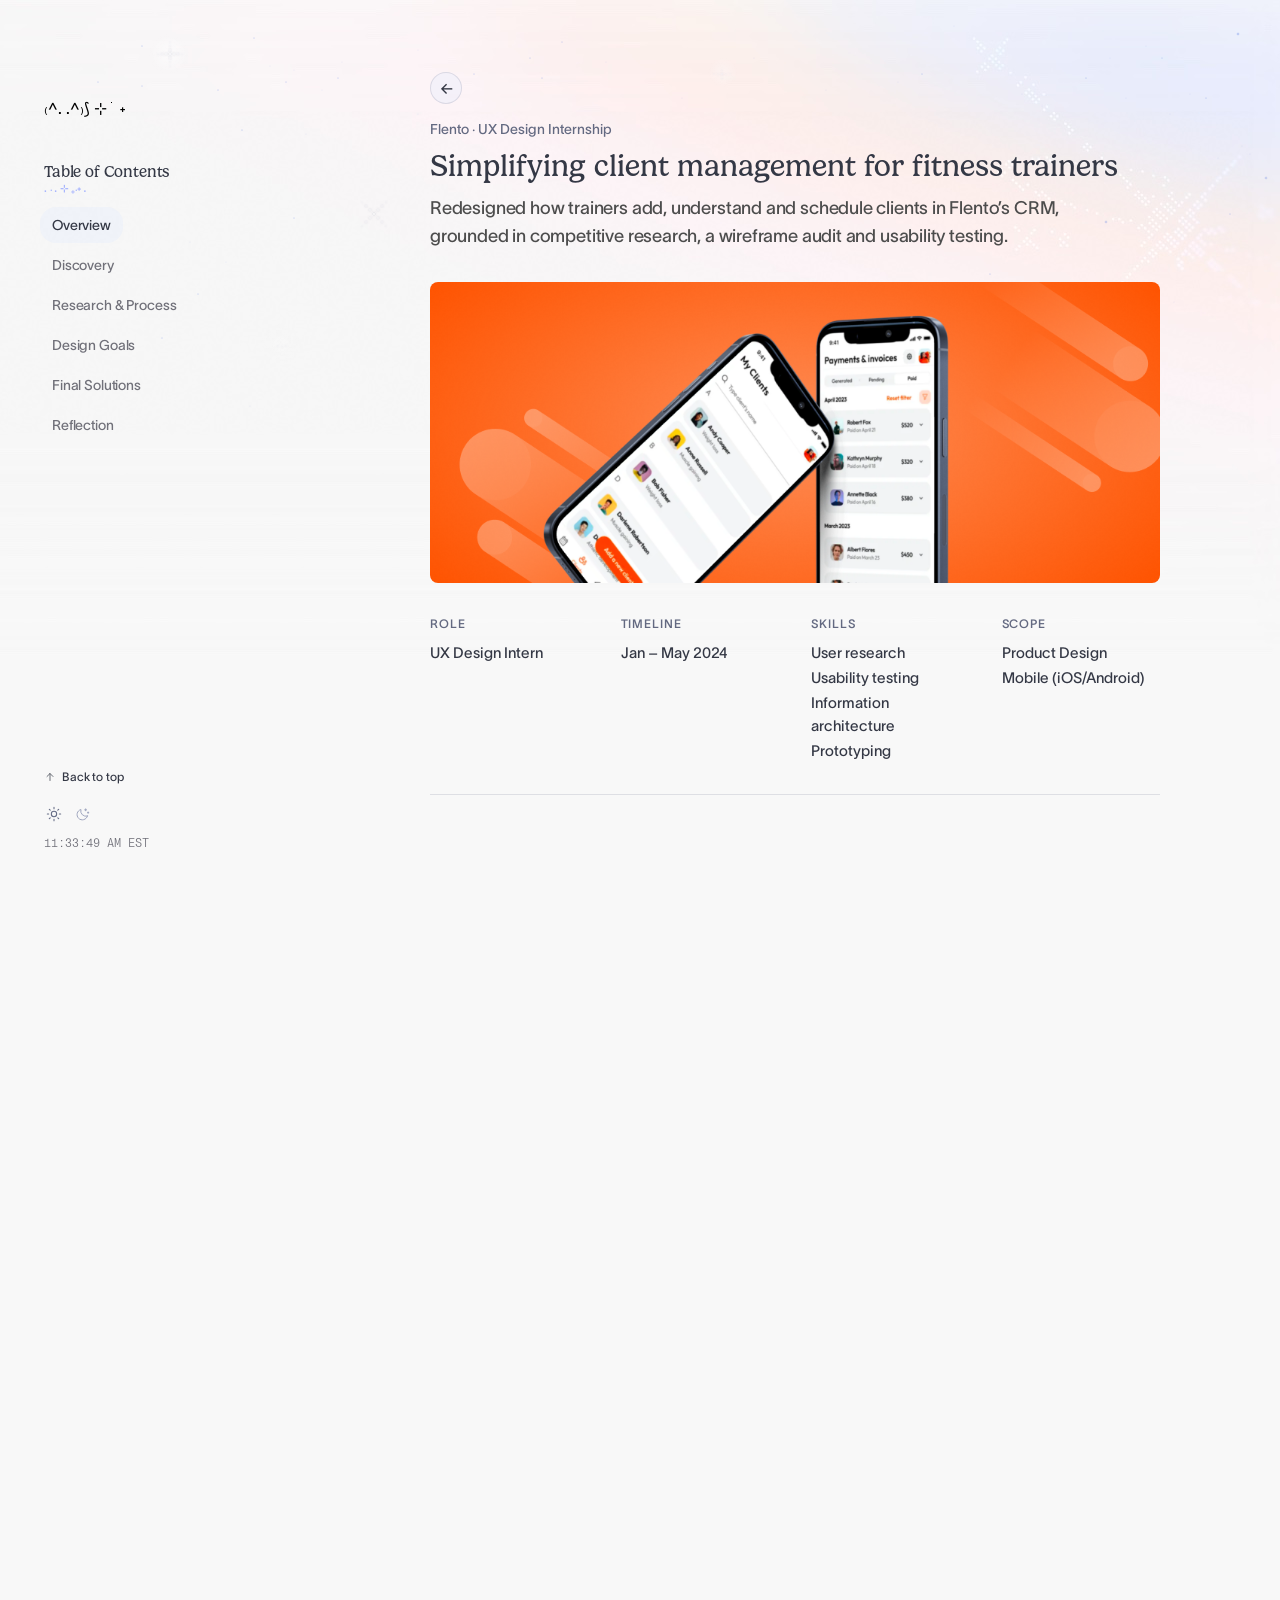
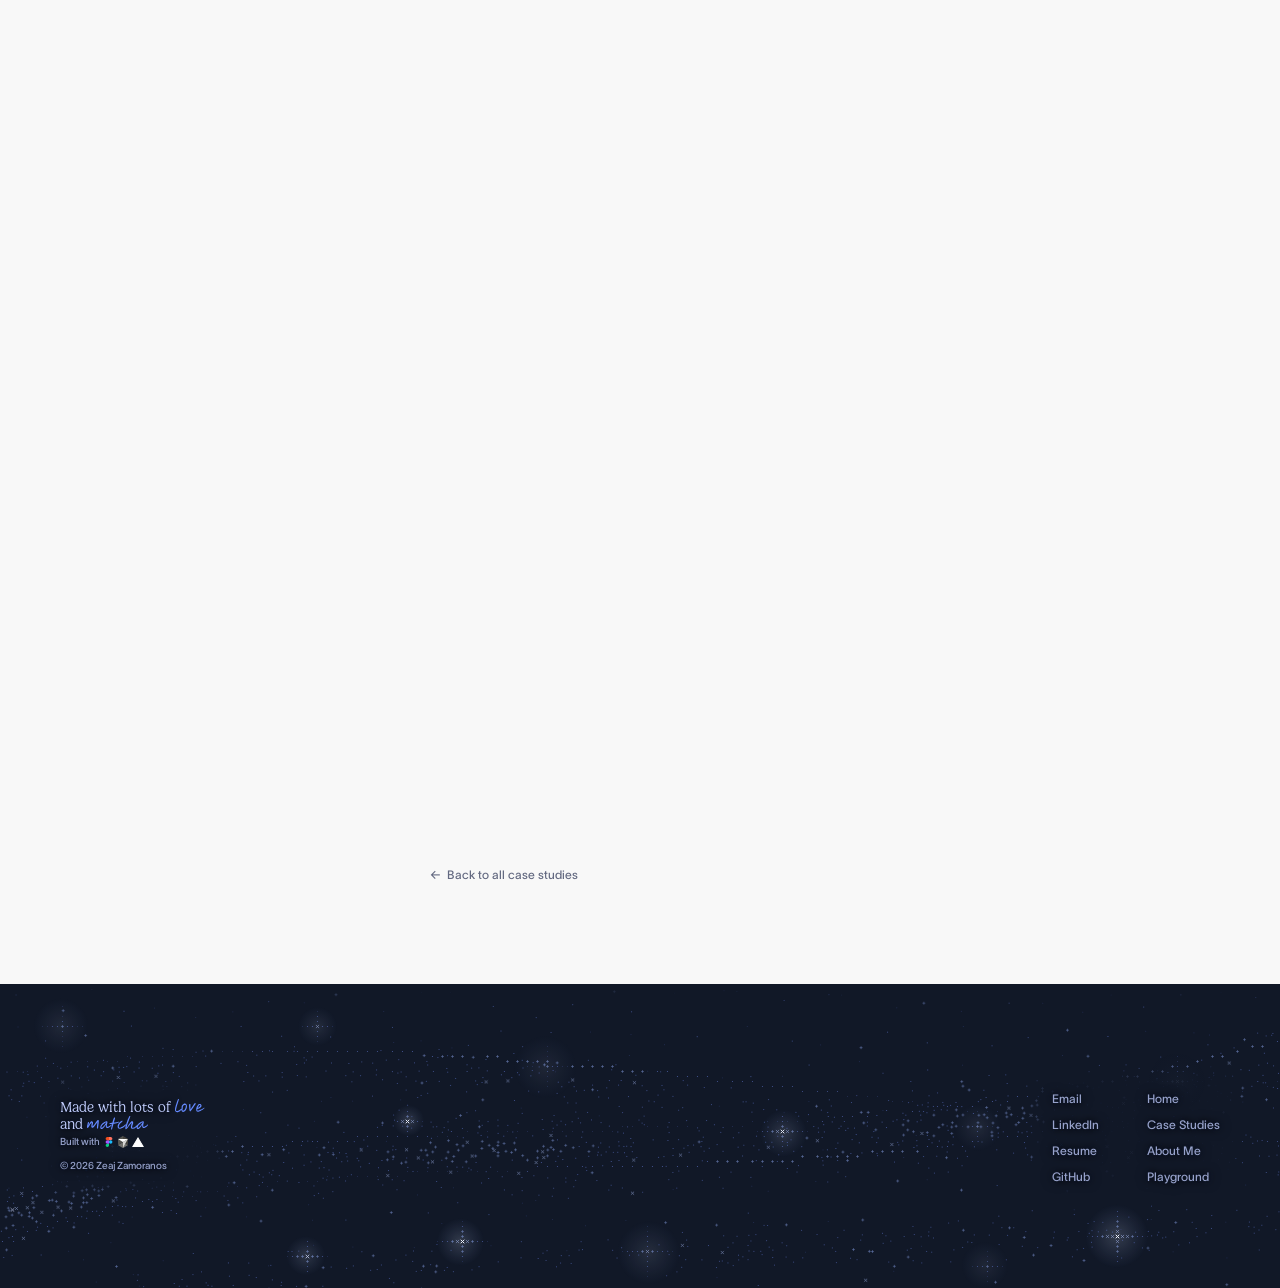
<file: flento.html>
<!doctype html>
<html lang="en">
<head>
  <meta charset="utf-8">
  <meta name="viewport" content="width=device-width, initial-scale=1">
  <meta http-equiv="Content-Security-Policy" content="default-src 'self'; script-src 'self'; style-src 'self' https://fonts.googleapis.com; font-src 'self' https://fonts.gstatic.com; img-src 'self'; connect-src 'none'; object-src 'none'; base-uri 'self'; form-action 'none'">
  <meta name="referrer" content="strict-origin-when-cross-origin">
  <title>Flento — Zeaj Zamoranos</title>
  <meta name="description" content="Flento case study: simplifying client management for fitness trainers, from competitive research and a wireframe audit to a redesigned home.">
  <meta name="color-scheme" content="light dark">
  <link rel="icon" href="assets/favicon.svg" type="image/svg+xml">
  <!-- Sets the theme before first paint to avoid a light/dark flash. External file so the CSP needs no 'unsafe-inline'. -->
  <script src="js/theme-init.js?v=4"></script>
  <link rel="preconnect" href="https://fonts.googleapis.com">
  <link rel="preconnect" href="https://fonts.gstatic.com" crossorigin>
  <link rel="stylesheet" href="https://fonts.googleapis.com/css2?family=Arimo:wght@400;700&display=swap">
  <link rel="stylesheet" href="css/styles.css?v=40">
  <link rel="stylesheet" href="css/case-study.css?v=17">
</head>
<body id="top">
  <a class="skip-link" href="#main">Skip to content</a>

  <div class="decor" aria-hidden="true">
    <div class="decor__light"></div>
    <div class="decor__dark"></div>
    <canvas class="decor__sky"></canvas>
    <div class="decor__ascii"></div>
  </div>

  <!-- Mobile top bar (shown below 810px) -->
  <header class="topbar">
    <a class="logo" href="./" aria-label="Zeaj Zamoranos — home">₍^. .^₎⟆ ⊹ ࣪ ˖</a>
    <button class="menu-button" type="button" aria-controls="sidebar" aria-expanded="false">
      <span class="visually-hidden" data-menu-label>Open menu</span>
      <svg class="icon icon--menu" width="24" height="24" viewBox="0 0 24 24" aria-hidden="true"><path d="M4 7h16M4 12h16M4 17h16"/></svg>
      <svg class="icon icon--close" width="24" height="24" viewBox="0 0 24 24" aria-hidden="true"><path d="M6 6l12 12M18 6L6 18"/></svg>
    </button>
  </header>

  <div class="page">
    <!-- Sidebar: fixed column on desktop/tablet, full-screen menu on mobile -->
    <nav class="sidebar" id="sidebar" aria-label="Case study">
      <div class="sidebar__top">
        <a class="logo sidebar__logo" href="./" aria-label="Zeaj Zamoranos — home">₍^. .^₎⟆ ⊹ ࣪ ˖</a>
        <div class="sidebar__explore">
          <div class="sidebar__heading">
            <p class="sidebar__title" id="toc-title">Table of Contents</p>
            <p class="sparkle sparkle--small" aria-hidden="true">. ܁₊ ⊹ . ܁˖ .</p>
          </div>
          <ul class="nav-list" data-toc aria-labelledby="toc-title">
            <li><a class="nav-link" href="#overview">Overview</a></li>
            <li><a class="nav-link" href="#discovery">Discovery</a></li>
            <li><a class="nav-link" href="#research">Research &amp; Process</a></li>
            <li><a class="nav-link" href="#goals">Design Goals</a></li>
            <li><a class="nav-link" href="#solutions">Final Solutions</a></li>
            <li><a class="nav-link" href="#reflection">Reflection</a></li>
          </ul>
        </div>
      </div>

      <div class="sidebar__bottom">
        <a class="social-link to-top" href="#top" data-to-top>
          <svg class="social-link__icon" width="12" height="12" viewBox="0 0 24 24" aria-hidden="true"><path d="M12 19V5M6 11l6-6 6 6"/></svg>
          Back to top</a>
        <div class="theme-toggle" role="group" aria-label="Color theme">
          <button class="theme-toggle__btn" type="button" data-theme-choice="light" aria-pressed="true">
            <span class="visually-hidden">Light theme</span>
            <svg width="16" height="16" viewBox="0 0 24 24" aria-hidden="true"><circle cx="12" cy="12" r="4"/><path d="M12 2v2M12 20v2M4.93 4.93l1.41 1.41M17.66 17.66l1.41 1.41M2 12h2M20 12h2M4.93 19.07l1.41-1.41M17.66 6.34l1.41-1.41"/></svg>
          </button>
          <button class="theme-toggle__btn" type="button" data-theme-choice="dark" aria-pressed="false">
            <span class="visually-hidden">Dark theme</span>
            <svg width="15" height="15" viewBox="0 0 24 24" aria-hidden="true"><path d="M20 14.5A8.5 8.5 0 0 1 9.5 4a8.5 8.5 0 1 0 10.5 10.5z"/><path d="M17 3v3M15.5 4.5h3M21 8v2M20 9h2"/></svg>
          </button>
        </div>
        <p class="clock"><time data-clock>--:--:-- -- EST</time></p>
      </div>
    </nav>

    <main class="main main--case" id="main">
      <article class="case cs">
        <a class="case__home" href="./" aria-label="Back to home"><span aria-hidden="true">←</span></a>

        <header class="cs-intro">
          <p class="cs-intro__kicker">Flento · UX Design Internship</p>
          <h1 class="cs-intro__title">Simplifying client management for fitness trainers</h1>
          <p class="cs-intro__lede">Redesigned how trainers add, understand and schedule clients in Flento’s CRM, grounded in competitive research, a wireframe audit and usability testing.</p>
        </header>

        <figure class="cs-hero">
          <img src="assets/case-studies/flento/v2/hero.png" alt="Two Flento screens on iPhones over an orange background: My Clients, and Payments &amp; invoices" width="969" height="400">
        </figure>

        <dl class="cs-meta" aria-label="Project details">
          <div><dt>Role</dt><dd>UX Design Intern</dd></div>
          <div><dt>Timeline</dt><dd>Jan – May 2024</dd></div>
          <div><dt>Skills</dt><dd>User research</dd><dd>Usability testing</dd><dd>Information architecture</dd><dd>Prototyping</dd></div>
          <div><dt>Scope</dt><dd>Product Design</dd><dd>Mobile (iOS/Android)</dd></div>
        </dl>

        <!-- Overview -->
        <section class="cs-section" id="overview" aria-labelledby="overview-title">
          <h2 class="cs-label" id="overview-title">Overview</h2>
          <p>Flento is Voiceflip’s all-in-one business management platform for gyms, studios and independent trainers.</p>
          <p>As one of the UX design interns on the team, I focused on redesigning the experience for client management and the scheduling flows for new clients.</p>
          <figure class="cs-trio">
            <img src="assets/covers/flento-phone.jpg" alt="Flento’s splash screen: the flento logo over a trainer mid-step on an orange background" width="375" height="812" loading="lazy">
            <img class="cs-trio__mid" src="assets/case-studies/flento/v2/onboarding-schedule.png" alt="Onboarding screen: “Organize your schedule”, with a Next button" width="375" height="812" loading="lazy">
            <img src="assets/case-studies/flento/v2/home-today.png" alt="New home: “Welcome, Jenny”, a week strip, and today’s sessions" width="375" height="812" loading="lazy">
          </figure>
        </section>

        <!-- Discovery -->
        <section class="cs-section" id="discovery" aria-labelledby="discovery-title">
          <div class="cs-part">
            <p class="cs-part__eyebrow">Understanding</p>
            <h2 class="cs-part__title" id="discovery-title">Discovering the space</h2>
            <p class="sparkle cs-part__sparkle" aria-hidden="true">. ܁₊ ⊹ . ܁˖ .</p>
          </div>
          <div class="cs-problem">
            <div class="cs-problem__text">
              <p class="cs-label">The problem</p>
              <h3 class="cs-heading">Once clients were added, trainers didn’t know what to do next.</h3>
              <p>Adding clients worked, but everything after felt unclear. Home was a set of shortcuts, the clients page was a contact list, and the data trainers logged about each client stayed buried in their contact card.</p>
              <p>This left trainers questioning:</p>
              <ul class="cs-arrows">
                <li>What do I need to do today?</li>
                <li>What does my client need from me?</li>
                <li>How do I manage a connection long-term?</li>
              </ul>
            </div>
            <img class="cs-problem__art" src="assets/case-studies/flento/v2/problem-art.png" alt="" width="453" height="453">
          </div>
        </section>

        <!-- Research & process -->
        <section class="cs-section" id="research" aria-labelledby="research-title">
          <div class="cs-part">
            <p class="cs-part__eyebrow">Diving deeper</p>
            <h2 class="cs-part__title" id="research-title">Research and process</h2>
            <p class="sparkle cs-part__sparkle" aria-hidden="true">. ܁₊ ⊹ . ܁˖ .</p>
          </div>

          <div class="cs-block">
            <p class="cs-label">Audit</p>
            <h3 class="cs-heading">Personal first impressions</h3>
            <p>Before designing, I audited the existing wireframes in Figma and tested the core flows.</p>
            <figure class="cs-figure">
              <img src="assets/case-studies/flento/v2/audit-wireframes.png" alt="Lo-fi wireframes of Flento’s “3.0 Client management – Add new” flow, from a contact form to scheduling" width="969" height="484" loading="lazy">
            </figure>
            <p>Client setup ended at a basic contact form (name, email, phone), and the new client then appeared in a general list. Nothing signalled that a detailed client view existed.</p>
            <ol class="cs-insights">
              <li>
                <p class="cs-insights__label">Insight 01</p>
                <h4 class="cs-insights__title">Home solved for setup only</h4>
                <p>An existing user opening Flento needs to quickly see upcoming appointments and tasks to act on. Instead, they’re met with a grid of set-up shortcuts.</p>
                <div class="cs-insights__shot"><img src="assets/case-studies/flento/v2/insight-home.png" alt="The old home screen: “Bonjour, Cameron!” with four set-up shortcuts" width="375" height="812" loading="lazy"></div>
              </li>
              <li>
                <p class="cs-insights__label">Insight 02</p>
                <h4 class="cs-insights__title">Client data is hidden</h4>
                <p>Progress and details are hidden within contact cards. Research shows clients are <strong>35% more likely to cancel</strong> within six months when progress isn’t clear (IHRSA, 2024).</p>
                <div class="cs-insights__shot"><img src="assets/case-studies/flento/v2/insight-clients.png" alt="The old home screen with shortcuts for clients and invoices" width="103" height="223" loading="lazy"></div>
              </li>
              <li>
                <p class="cs-insights__label">Insight 03</p>
                <h4 class="cs-insights__title">Unclear engagement tracking</h4>
                <p>Flento had <strong>no signal for engagement</strong> (e.g. missed sessions or lapsed bookings), so trainers couldn’t spot a client losing momentum without relying on memory.</p>
                <div class="cs-insights__shot"><img src="assets/case-studies/flento/v2/insight-engagement.png" alt="The old client profile: a list of past messages and a schedule button" width="103" height="223" loading="lazy"></div>
              </li>
            </ol>
            <p class="cs-pill">Existing designs</p>
          </div>

          <div class="cs-block">
            <h3 class="cs-heading">I benchmarked Flento against other fitness management and training tools</h3>
            <p>I mapped Flento against Trainerize, Everfit and Nike Training Club across seven capabilities, from scheduling and payments to in-app messaging and client achievements.</p>
            <div class="cs-table-wrap">
              <table class="cs-table">
                <caption class="visually-hidden">Competitive analysis: which capabilities each tool offers</caption>
                <thead>
                  <tr><th scope="col">Competitive analysis</th><th scope="col">Flento</th><th scope="col">Trainerize</th><th scope="col">Everfit</th><th scope="col">Nike TC</th></tr>
                </thead>
                <tbody>
                  <tr><th scope="row">Client activity monitoring</th><td class="y">Yes</td><td class="y">Yes</td><td class="y">Yes</td><td class="n">No</td></tr>
                  <tr><th scope="row">Training scheduling</th><td class="y">Yes</td><td class="y">Yes</td><td class="n">No</td><td class="n">No</td></tr>
                  <tr><th scope="row">Integrated payment</th><td class="y">Yes</td><td class="y">Yes</td><td class="n">No</td><td class="n">No</td></tr>
                  <tr><th scope="row">Fitness libraries</th><td class="n">No</td><td class="y">Yes</td><td class="y">Yes</td><td class="y">Yes</td></tr>
                  <tr><th scope="row">Document management</th><td class="y">Yes</td><td class="y">Yes</td><td class="y">Yes</td><td class="n">No</td></tr>
                  <tr><th scope="row">Achievements (client personal bests)</th><td class="n">No</td><td class="n">No</td><td class="y">Yes</td><td class="y">Yes</td></tr>
                  <tr><th scope="row">In-app messaging</th><td class="y">Yes</td><td class="y">Yes</td><td class="y">Yes</td><td class="n">No</td></tr>
                </tbody>
              </table>
            </div>
          </div>

          <div class="cs-block">
            <p class="cs-label">Diving into UXR…</p>
            <h3 class="cs-heading">Three main discovery pillars for the research approach</h3>
            <ul class="cs-pillars">
              <li>
                <h4 class="cs-pillars__title"><svg class="cs-pillars__icon" width="20" height="20" viewBox="0 0 24 24" aria-hidden="true"><path d="M9 6h11M9 12h11M9 18h11"/><path d="M4 5.5l1 1 2-2M4 11.5l1 1 2-2M4 17.5l1 1 2-2"/></svg>Prioritization</h4>
                <p>What are the key features or functionalities that trainers prioritize most to ensure high customer satisfaction and effectively manage their administrative tasks?</p>
              </li>
              <li>
                <h4 class="cs-pillars__title"><svg class="cs-pillars__icon" width="20" height="20" viewBox="0 0 24 24" aria-hidden="true"><path d="M9 18h6M10 21h4"/><path d="M12 3a6 6 0 0 0-3.6 10.8c.6.5 1 1.2 1.1 2V16h5v-.2c.1-.8.5-1.5 1.1-2A6 6 0 0 0 12 3z"/></svg>Business strategies</h4>
                <p>How do trainers build effective business strategies from data insights on their clients to improve client retention? What key features support business growth, operational efficiency, and lower churn rates?</p>
              </li>
              <li>
                <h4 class="cs-pillars__title"><svg class="cs-pillars__icon" width="20" height="20" viewBox="0 0 24 24" aria-hidden="true"><path d="M20 12a8 8 0 1 1-2.6-5.9"/><path d="M20 4v5h-5"/></svg>Habits</h4>
                <p>Understanding trainers’ habits and interactions with the CRM system, to learn their daily workflows and optimize usability and efficiency.</p>
              </li>
            </ul>
          </div>

          <div class="cs-block">
            <p class="cs-label">Key findings</p>
            <p>To guide research on how we could improve client management in Flento, I identified five components of an ideal human relationship:</p>
            <ul class="cs-relationships">
              <li><img src="assets/case-studies/flento/v2/relationship-1.jpg" alt="" width="474" height="474" loading="lazy"><p>Shared feeling of being understood &amp; accepted</p></li>
              <li><img src="assets/case-studies/flento/v2/relationship-2.jpg" alt="" width="560" height="560" loading="lazy"><p>Mutual trust &amp; respect</p></li>
              <li><img src="assets/case-studies/flento/v2/relationship-3.jpg" alt="" width="560" height="461" loading="lazy"><p>Connection &amp; belonging</p></li>
              <li><img src="assets/case-studies/flento/v2/relationship-4.jpg" alt="" width="560" height="560" loading="lazy"><p>Good communication &amp; problem solving</p></li>
              <li><img src="assets/case-studies/flento/v2/relationship-5.jpg" alt="" width="560" height="418" loading="lazy"><p>Stability &amp; shared values</p></li>
            </ul>
            <h3 class="cs-heading">Clients stay when they feel seen, and leave when they don’t.</h3>
            <p>Data showed that <strong>clients break up</strong> with their local gym or trainer typically around the <strong>five-month mark</strong>. Clients drift and disengage when they <strong>stop seeing progress</strong>, when <strong>sessions feel generic</strong> and impersonal, or when <strong>communication and trust falter</strong>. By the time a trainer notices, many have already lost the spark, or left within their first few months.</p>
            <p>The clients who stay long-term see continuous growth and progress, get training that feels built for <em>them</em>, and feel supported in their fitness journey even outside of sessions.</p>
            <p>Client–trainer relationships drift because of poor communication, a lack of support, and the challenge of running a fitness business smoothly. According to IHRSA, <strong>recruiting a new member is 5x more expensive</strong> than keeping an existing one, so it was important to look at how Flento could <strong><em>reduce churn</em></strong> from both a client-to-trainer (DTC) and B2B perspective.</p>
          </div>

          <div class="cs-block">
            <p class="cs-label">Persona</p>
            <p>Using what we knew about our current and target users, I created a persona to guide research and design explorations:</p>
            <div class="cs-persona">
              <div class="cs-persona__id">
                <img class="cs-persona__avatar" src="assets/case-studies/flento/v2/persona-avatar.png" alt="" width="227" height="269" loading="lazy">
                <p class="cs-persona__tag">User persona</p>
                <p class="cs-persona__name">The Beginner Trainer</p>
              </div>
              <dl class="cs-persona__rows">
                <div>
                  <dt>About</dt>
                  <dd><ul>
                    <li>Trainers are mostly (<strong>90% of users</strong>) middle-aged, entrepreneurial, retired and traditional. 10% are Gen Z to millennial, and <em>tech-savvy</em>.</li>
                    <li>Trainers find it hard to manage their fitness admin efficiently and affordably, while also working to retain their clients.</li>
                  </ul></dd>
                </div>
                <div>
                  <dt>Motivations &amp; goals</dt>
                  <dd><ul>
                    <li>Streamline business operations to focus more on <strong>training clients</strong> and <strong>maintaining strong client relationships</strong>.</li>
                    <li>A platform that handles <strong>all aspects of client management</strong> in one place, like automated invoicing, payment processing and communication.</li>
                  </ul></dd>
                </div>
                <div>
                  <dt>Common problems</dt>
                  <dd><ul>
                    <li>Hard to <strong>manage clients’ appointments, payments</strong> and <strong>communication</strong> while also focusing on <strong>providing quality training</strong>.</li>
                    <li>Coordinating with clients and tracking their progress is difficult without a central system.</li>
                    <li><strong>Struggles</strong> with <strong>manual invoicing</strong> and <strong>payment processing</strong>, which take time and energy.</li>
                  </ul></dd>
                </div>
              </dl>
            </div>
            <p>Between Instagram, email, WhatsApp, texts, and notes and schedules kept in different places, information gets lost and messages go unread. Flento’s in-app communication and client management features were meant to solve this. But was the existing solution effective?</p>
            <div class="cs-callouts">
              <div class="cs-callout">
                <h4 class="cs-callout__title">Organization &amp; efficiency</h4>
                <p>Trainers want efficient processes for managing client profiles, measuring service quality and satisfaction, and accessing client information, messages and documents.</p>
              </div>
              <div class="cs-callout">
                <h4 class="cs-callout__title">Increase retention &amp; engagement</h4>
                <p>Clients can feel hesitant about training, especially remotely, believing they won’t get the same results without a coach there. Without regular check-ins and clear progress, their doubts turn into drop-off.</p>
              </div>
              <p class="cs-arrow">Without central systems and efficient management, keeping clients engaged took time and effort.</p>
              <p class="cs-arrow">Trainers need a simple way to track progress and stay present between sessions, and to make online coaching approachable, reliable and enjoyable.</p>
            </div>
          </div>
        </section>

        <!-- Design goals -->
        <section class="cs-section" id="goals" aria-labelledby="goals-title">
          <h2 class="cs-heading" id="goals-title">What does this boil down to?</h2>
          <p>Flento’s CRM kept client data hidden, and gave no clear insight a business could act on to improve retention and oversee operations. Building on the existing system, trainers could keep adding clients, updating details and progress, and scheduling sessions in one place, with a dashboard showing which clients are progressing and which need attention.</p>
          <p>To guide the designs, I set out to solve this problem:</p>
          <div class="cs-hmw">
            <p class="cs-hmw__label">How might we…</p>
            <p class="cs-hmw__q">Optimize client management to help trainers spot clients losing momentum before anyone drops off?</p>
          </div>
        </section>

        <!-- Final designs -->
        <section class="cs-section" id="solutions" aria-labelledby="solutions-title">
          <div class="cs-part">
            <p class="cs-part__eyebrow">Solution</p>
            <h2 class="cs-part__title" id="solutions-title">Final designs</h2>
            <p class="sparkle cs-part__sparkle" aria-hidden="true">. ܁₊ ⊹ . ܁˖ .</p>
          </div>

          <div class="cs-block">
            <h3 class="cs-heading">Redesigned home and navigation</h3>
            <p>The new home leads with a clear view of what needs attention, so a trainer opening Flento sees their day at a glance. Only what’s relevant to the day is shown, so the screen never feels overwhelming.</p>
            <figure class="cs-showcase">
              <figcaption class="cs-pill">Product overview &amp; guidance</figcaption>
              <img class="cs-showcase__pair" src="assets/case-studies/flento/v2/onboarding-pair.png" alt="Two onboarding screens: “Manage your clients”, and a New client step for client health, 4 of 7" width="557" height="467" loading="lazy">
            </figure>
            <figure class="cs-showcase">
              <figcaption class="cs-pill">Homepage and shortcuts</figcaption>
              <div class="cs-showcase__screens">
                <img src="assets/case-studies/flento/v2/home-new.png" alt="New home: “Welcome, Jenny”, a week strip, and today’s sessions grouped into Coming up and Done" width="375" height="812" loading="lazy">
                <img src="assets/case-studies/flento/v2/home-create.png" alt="The create menu: schedule a session, add a client, create invoice, send a message, and recent clients" width="375" height="812" loading="lazy">
              </div>
            </figure>
            <p>A central “create” (+) button in the navigation opens quick actions: schedule a session, add a client, request a payment, send a message, or jump to a recently viewed client.</p>
          </div>

          <div class="cs-block">
            <h3 class="cs-heading">Omnichannel client management</h3>
            <p>Clients and messages now live in one tab, grouped into Active, New, Leads and Engagement.</p>
          </div>
        </section>

        <!-- Rest of the case study -->
        <section class="cs-section" id="reflection" aria-labelledby="wip-title">
          <div class="cs-wip">
            <p class="sparkle" aria-hidden="true">. ܁₊ ⊹ . ܁˖ .</p>
            <h2 class="cs-wip__title" id="wip-title">The rest of this case study is under construction</h2>
            <p>More final designs and my reflection are on the way. Check back soon <span aria-hidden="true">⊹ ࣪ ˖</span></p>
          </div>
        </section>

        <footer class="case__end">
          <a class="case__back" href="./#case-studies"><span aria-hidden="true">←</span> Back to all case studies</a>
        </footer>
      </article>
    </main>
  </div>

  <footer class="footer">
    <div class="footer__content">
      <div class="footer__name">
        <p class="footer__made">Made with lots of <span class="hand hand--accent"><span class="visually-hidden">love</span><svg class="hand__svg" width="43" height="24" viewBox="0 0 43 24" aria-hidden="true" focusable="false"><path d="M3.3 19C2.3 19 1.4 18.7 0.9 18C0.3 17.4 0 16.4 0 15.2C0 14.5 0.1 13.6 0.3 12.6C0.5 11.6 0.8 10.5 1.1 9.4C1.4 8.2 1.8 7.1 2.2 6C2.6 4.9 2.9 3.9 3.3 2.9C3.7 2 4 1.2 4.3 0.5C4.4 0.2 4.7 0 5 0C5.4 0 5.6 0.2 5.6 0.7C5.6 0.9 5.5 1.2 5.3 1.7C5.2 2.2 5 2.8 4.8 3.6C4.5 4.3 4.3 5.1 4 6C3.7 6.8 3.4 7.7 3.1 8.7C2.8 9.6 2.6 10.5 2.3 11.4C2.1 12.3 1.9 13.2 1.8 13.9C1.6 14.7 1.5 15.4 1.5 16C1.5 16.3 1.6 16.6 1.8 16.8C2 17 2.3 17.1 2.6 17.1C3.2 17.1 3.8 17 4.5 16.8C5.1 16.5 5.7 16.2 6.3 15.8C6.8 15.5 7.4 15.1 7.8 14.7C8.3 14.4 8.7 14.1 9 13.8C9.4 13.6 9.6 13.4 9.7 13.4C10 13.4 10.2 13.6 10.2 13.9C10.2 14 10.1 14.2 9.9 14.5C9.6 14.8 9.4 15.1 9 15.5C8.6 15.9 8.2 16.3 7.7 16.7C7.3 17.1 6.8 17.5 6.3 17.9C5.8 18.2 5.2 18.5 4.7 18.7C4.2 18.9 3.7 19 3.3 19ZM11.7 18.4C10.9 18.4 10.3 18.1 9.9 17.5C9.4 16.9 9.2 16.2 9.2 15.2C9.2 14.9 9.2 14.5 9.3 14.1C9.4 13.7 9.6 13.3 9.7 13C9.6 12.9 9.5 12.8 9.5 12.6C9.4 12.5 9.4 12.3 9.4 12C9.4 11.2 9.5 10.5 9.8 9.8C10.1 9.2 10.4 8.6 10.9 8.1C11.3 7.6 11.8 7.3 12.3 7C12.9 6.7 13.4 6.6 14 6.6C14.9 6.6 15.7 6.9 16.2 7.6C16.8 8.3 17.1 9.3 17.1 10.6C17.1 11.3 17 12 16.8 12.8C16.6 13.5 16.3 14.2 15.9 14.9C15.6 15.6 15.2 16.2 14.7 16.7C14.3 17.2 13.8 17.7 13.3 18C12.7 18.3 12.2 18.4 11.7 18.4ZM11 12.3C11.1 12.4 11.2 12.6 11.2 12.8C11.2 13 11.1 13.2 11 13.4C11 13.6 10.9 13.8 10.8 14.2C10.7 14.5 10.7 15 10.7 15.7C10.7 16.3 10.9 16.6 11.5 16.6C12 16.6 12.5 16.4 13 16C13.5 15.5 13.9 14.9 14.3 14.2C14.7 13.5 15 12.8 15.2 12C15.4 11.1 15.5 10.4 15.5 9.7C15.5 9.2 15.4 8.9 15.2 8.7C15 8.5 14.7 8.4 14.3 8.4C13.8 8.4 13.3 8.5 12.8 8.9C12.3 9.2 11.9 9.6 11.6 10.1C11.2 10.7 11.1 11.3 11.1 11.9C11.1 12.1 11.1 12.2 11 12.3ZM21.7 17.7C21.5 17.7 21.3 17.6 21.1 17.3C20.9 17 20.8 16.6 20.7 16.1C20.6 15.5 20.5 14.9 20.5 14.1C20.4 13.4 20.3 12.7 20.3 12C20.2 11.3 20.2 10.7 20.1 10.2C20.1 9.6 20.1 9.3 20.1 9.1C20.1 8.4 20.2 7.9 20.4 7.6C20.6 7.2 20.9 7 21.3 7C21.5 7 21.7 7.1 21.8 7.2C21.9 7.4 22 7.6 22 8.1C22 8.4 22 8.8 22 9.2C22 9.7 22 10.2 22 10.7C22.1 11.4 22.1 12.1 22.1 12.8C22.1 13.5 22.2 14.3 22.2 15C22.5 14.4 22.9 13.8 23.3 13.2C23.7 12.5 24.1 11.9 24.6 11.2C25 10.5 25.4 9.8 25.9 9.2C26.3 8.6 26.6 8 27 7.6C27.3 7.1 27.5 6.8 27.7 6.5C27.9 6.3 28.1 6.1 28.3 6C28.5 5.9 28.7 5.8 28.8 5.8C29 5.8 29.2 5.9 29.3 6C29.4 6.2 29.5 6.4 29.5 6.7C29.5 6.8 29.5 7 29.4 7.2C29.4 7.4 29.3 7.6 29.1 7.8C28.8 8.3 28.3 9 27.8 9.7C27.3 10.4 26.8 11.2 26.2 12C25.7 12.8 25.2 13.5 24.6 14.3C24.1 15 23.7 15.7 23.3 16.2C22.6 17.2 22.1 17.7 21.7 17.7ZM37.9 9.6C37.9 10 37.8 10.5 37.5 10.9C37.2 11.3 36.9 11.7 36.4 12C36 12.4 35.5 12.7 35 13.1C34.4 13.4 33.9 13.7 33.4 13.9C32.8 14.1 32.3 14.3 31.9 14.5C31.8 15 31.7 15.5 31.7 15.9C31.7 16.1 31.8 16.3 31.9 16.4C32 16.5 32.2 16.6 32.5 16.6C33 16.6 33.6 16.5 34.3 16.3C34.9 16.1 35.5 15.8 36.2 15.5C36.8 15.2 37.5 14.8 38.1 14.5C38.7 14.1 39.2 13.8 39.7 13.4C40.2 13.1 40.6 12.9 41 12.7C41.3 12.5 41.5 12.4 41.6 12.4C41.8 12.4 41.9 12.4 42 12.5C42.1 12.6 42.1 12.7 42.1 12.9C42.1 13 42 13.2 41.6 13.5C41.3 13.8 40.9 14.1 40.3 14.6C39.8 15 39.2 15.4 38.5 15.8C37.8 16.2 37.1 16.6 36.4 17C35.6 17.4 34.9 17.7 34.3 17.9C33.6 18.1 33 18.2 32.5 18.2C31.8 18.2 31.2 18 30.8 17.5C30.5 16.9 30.3 16.1 30.3 15C30.3 14.3 30.4 13.6 30.5 12.8C30.7 12.1 31 11.4 31.3 10.7C31.7 10 32.1 9.4 32.5 8.8C32.9 8.3 33.4 7.9 33.8 7.6C34.3 7.2 34.7 7.1 35.2 7.1C36 7.1 36.7 7.3 37.2 7.8C37.6 8.2 37.9 8.9 37.9 9.6ZM32.3 12.9C32.7 12.7 33.2 12.4 33.6 12.1C34 11.9 34.5 11.6 34.8 11.3C35.2 11 35.5 10.7 35.7 10.4C36 10 36.1 9.7 36.1 9.3C36.1 8.8 35.8 8.6 35.3 8.6C35 8.6 34.6 8.8 34.2 9.2C33.9 9.7 33.5 10.2 33.2 10.9C32.9 11.5 32.6 12.2 32.3 12.9Z"/></svg></span><br>and <span class="hand hand--accent"><span class="visually-hidden">matcha</span><svg class="hand__svg" width="88" height="24" viewBox="0 0 88 24" aria-hidden="true" focusable="false"><path d="M15.8 17.4C15.8 17.6 15.7 17.8 15.6 17.9C15.4 18.1 15.2 18.1 15 18.1C14.8 18.1 14.6 18 14.4 17.9C14.2 17.7 14.2 17.5 14.2 17.1C14.2 16.3 14.2 15.3 14.3 14.3C14.4 13.3 14.5 12.3 14.6 11.3C14.7 10.3 14.8 9.3 14.9 8.5C14.5 9.1 14 9.8 13.5 10.6C13 11.3 12.5 12.1 11.9 12.8C11.4 13.6 10.9 14.3 10.4 14.9C9.9 15.5 9.4 16 9 16.4C8.6 16.8 8.2 16.9 8 16.9C7.5 16.9 7.1 16.7 6.7 16.4C6.3 16 6.2 15.5 6.2 14.9C6.2 14.6 6.2 14.3 6.2 13.9C6.3 13.5 6.4 13 6.4 12.5C6.5 12.1 6.5 11.6 6.6 11.2C6.7 10.8 6.7 10.5 6.7 10.3C6.7 10.1 6.7 10 6.6 9.8C6.6 9.7 6.5 9.6 6.4 9.6C6.3 9.6 6 9.8 5.8 10.2C5.5 10.5 5.2 11 4.8 11.5C4.5 12 4.1 12.6 3.8 13.2C3.4 13.9 3.1 14.4 2.8 15C2.5 15.5 2.2 15.9 2 16.2C1.8 16.5 1.7 16.7 1.5 16.9C1.4 17 1.2 17.1 1 17.1C0.7 17.1 0.5 16.9 0.3 16.7C0.1 16.4 0 16.1 0 15.7C0 15.5 0 15.1 0.1 14.6C0.2 14.1 0.3 13.6 0.4 13C0.6 12.4 0.7 11.9 0.8 11.3C0.9 10.7 1 10.2 1.1 9.8C1.2 9.4 1.4 9.1 1.5 8.9C1.7 8.8 1.9 8.7 2.1 8.7C2.3 8.7 2.5 8.8 2.7 9C2.8 9.1 2.9 9.4 2.9 9.8C2.9 9.8 2.9 10 2.8 10.3C2.7 10.6 2.6 10.9 2.5 11.4C2.4 11.8 2.3 12.2 2.1 12.6C2 13.1 1.9 13.5 1.8 13.8C2.1 13.3 2.4 12.8 2.7 12.2C3.1 11.7 3.4 11.1 3.7 10.5C4.1 10 4.4 9.4 4.7 9C5.1 8.5 5.4 8.1 5.7 7.8C6 7.6 6.3 7.4 6.6 7.4C7 7.4 7.3 7.5 7.6 7.7C7.9 8 8.2 8.2 8.3 8.6C8.5 9 8.6 9.4 8.6 9.8C8.6 10.1 8.6 10.5 8.5 11.1C8.4 11.6 8.2 12.2 8.1 12.9C8 13.5 7.9 14.1 7.9 14.7C7.9 14.8 8 14.9 8 14.9C8.1 14.9 8.2 14.9 8.3 14.8C8.7 14.3 9.1 13.8 9.6 13.2C10 12.6 10.5 12 11 11.3C11.5 10.6 12 9.9 12.4 9.3C12.9 8.6 13.4 8 13.8 7.5C14.2 6.9 14.6 6.5 14.9 6.2C15.2 5.9 15.5 5.7 15.7 5.7C16.1 5.7 16.4 5.8 16.6 6C16.8 6.3 16.9 6.6 16.9 7.2C16.9 7.6 16.9 8.2 16.8 8.8C16.8 9.5 16.7 10.3 16.6 11.1C16.5 11.9 16.4 12.7 16.3 13.5C16.2 14.3 16.1 15 16 15.7C15.9 16.4 15.9 17 15.8 17.4ZM20.7 18.5C20.2 18.5 19.8 18.3 19.4 17.8C19.1 17.3 19 16.7 19 16C19 15.3 19.1 14.6 19.5 13.9C19.8 13.2 20.3 12.5 20.9 11.9C21.5 11.2 22.1 10.6 22.8 10.1C23.5 9.6 24.2 9.1 24.9 8.7C25.6 8.3 26.2 8 26.8 7.7C27.4 7.5 27.9 7.4 28.2 7.4C28.4 7.4 28.6 7.4 28.7 7.5C28.8 7.6 28.9 7.7 28.9 7.9C28.9 8 28.8 8.1 28.7 8.2C28.7 8.2 28.8 8.2 28.8 8.2C29.1 8.2 29.2 8.4 29.2 8.8C29.2 8.9 29.2 9.1 29.1 9.5C29 9.9 28.9 10.3 28.8 10.9C28.6 11.4 28.5 12 28.4 12.7C28.3 13.3 28.3 14 28.3 14.7C28.3 15.3 28.5 15.5 29 15.5C29.4 15.5 29.9 15.4 30.5 15.2C31 15 31.5 14.7 31.9 14.4C32.4 14 32.9 13.7 33.3 13.4C33.7 13.1 34 12.8 34.3 12.6C34.6 12.3 34.8 12.2 34.9 12.2C35 12.2 35.1 12.3 35.2 12.3C35.2 12.4 35.3 12.5 35.3 12.6C35.3 12.8 35.1 13 34.9 13.4C34.6 13.7 34.3 14.1 33.8 14.5C33.4 15 32.9 15.4 32.3 15.8C31.8 16.2 31.2 16.6 30.7 16.8C30.1 17.1 29.5 17.2 29 17.2C28.6 17.2 28.2 17.1 27.9 16.9C27.6 16.6 27.3 16.2 27.1 15.6C26.9 15 26.9 14.2 26.9 13.1V12.6C26.2 13.7 25.5 14.7 24.8 15.6C24.1 16.5 23.4 17.2 22.7 17.7C22 18.3 21.3 18.5 20.7 18.5ZM27.9 8.8C27.8 8.9 27.7 8.9 27.6 9C27 9.2 26.3 9.6 25.7 10C25 10.4 24.4 10.9 23.7 11.4C23.1 11.9 22.6 12.4 22.1 13C21.6 13.5 21.2 14.1 20.9 14.6C20.6 15.2 20.5 15.7 20.5 16.3C20.5 16.4 20.5 16.6 20.6 16.7C20.6 16.8 20.8 16.8 21 16.8C21.2 16.8 21.6 16.6 22 16.3C22.4 16 22.9 15.5 23.4 14.9C23.9 14.4 24.4 13.8 25 13.1C25.5 12.4 26 11.7 26.4 11C26.9 10.3 27.3 9.7 27.7 9.1C27.7 9 27.8 8.9 27.9 8.8ZM32.5 11.6C32.1 11.6 32 11.3 32 10.9C32 10.8 32.1 10.7 32.2 10.5C32.3 10.4 32.5 10.3 32.7 10.3C33.1 10.2 33.6 10.2 34.2 10.1C34.8 10 35.5 9.9 36.2 9.8C36.3 9.1 36.5 8.4 36.7 7.7C36.9 7 37.1 6.3 37.3 5.6C37.5 4.9 37.8 4.3 38 3.7C38.3 3.2 38.6 2.7 38.8 2.4C39 2.3 39.1 2.2 39.2 2.1C39.4 2 39.5 2 39.6 2C39.7 2 39.9 2.1 40 2.2C40.1 2.4 40.2 2.6 40.2 2.8C40.2 2.9 40.2 3 40.1 3.1C39.8 3.8 39.6 4.8 39.3 5.9C38.9 7 38.6 8.1 38.3 9.4C39.5 9.2 40.7 9 42 8.8C43.2 8.6 44.2 8.4 45.1 8.2C45.4 8.1 45.6 8.1 45.7 8.2C45.8 8.4 45.9 8.5 45.9 8.7C45.9 8.9 45.9 9 45.8 9.1C45.7 9.2 45.6 9.3 45.5 9.3L45.4 9.4C45.2 9.5 44.8 9.6 44.2 9.7C43.7 9.9 43.1 10 42.4 10.2C41.7 10.3 41 10.5 40.2 10.6C39.4 10.8 38.6 10.9 37.9 11C37.6 12.2 37.3 13.4 36.9 14.6C36.6 15.9 36.3 17.1 36 18.3C35.9 18.7 35.7 19 35.6 19.2C35.4 19.3 35.2 19.4 35 19.4C34.8 19.4 34.6 19.3 34.5 19.1C34.3 19 34.3 18.6 34.4 18.1L35.9 11.3C35.1 11.4 34.4 11.5 33.8 11.6C33.2 11.6 32.7 11.6 32.5 11.6ZM47 18.3C46.4 18.3 45.8 18.1 45.3 17.8C44.8 17.5 44.5 17.1 44.2 16.7C44 16.2 43.8 15.7 43.8 15.2C43.8 14.1 44 13.1 44.4 12.3C44.8 11.4 45.2 10.6 45.8 9.9C46.4 9.2 47 8.6 47.6 8.1C48.2 7.7 48.7 7.3 49.2 7.1C49.7 6.8 50.1 6.7 50.3 6.7C50.7 6.7 50.9 6.9 50.9 7.3C50.9 7.5 50.8 7.8 50.5 8C50.3 8.3 49.9 8.6 49.5 8.9C49.1 9.3 48.7 9.7 48.2 10.1C47.7 10.5 47.3 11 46.9 11.6C46.5 12.1 46.1 12.7 45.9 13.4C45.6 14 45.5 14.7 45.5 15.5C45.5 16.3 45.8 16.7 46.4 16.7C47 16.7 47.7 16.6 48.3 16.4C48.9 16.2 49.6 15.9 50.2 15.5C50.8 15.1 51.4 14.7 52 14.3C52.5 13.9 53.1 13.6 53.5 13.2C54 12.8 54.4 12.5 54.7 12.3C55 12.1 55.3 12 55.4 12C55.7 12 55.8 12.1 55.8 12.4C55.8 12.6 55.6 12.9 55.3 13.3C55 13.7 54.6 14.1 54.1 14.5C53.6 15 53 15.4 52.3 15.9C51.7 16.3 51.1 16.7 50.4 17.1C49.8 17.4 49.1 17.7 48.5 18C47.9 18.2 47.4 18.3 47 18.3ZM55.7 18.9C55.4 18.9 55.2 18.8 55 18.6C54.9 18.5 54.8 18.1 54.8 17.4C54.8 16.8 54.9 16 55.1 15.1C55.3 14.1 55.6 13 56 11.8C56.3 10.7 56.7 9.4 57.2 8.2C57.6 6.9 58.1 5.6 58.6 4.4C59.1 3.2 59.6 2 60.1 1C60.2 0.6 60.4 0.4 60.6 0.2C60.8 0.1 61 0 61.3 0C61.4 0 61.6 0.1 61.7 0.2C61.8 0.3 61.9 0.4 61.9 0.6C61.9 0.7 61.8 1 61.6 1.4C61.5 1.9 61.2 2.4 61 3.2C60.7 3.9 60.4 4.7 60 5.6C59.7 6.5 59.3 7.4 59 8.4C58.6 9.4 58.3 10.4 57.9 11.4C57.6 12.4 57.3 13.3 57.1 14.2C56.9 15.1 56.7 15.9 56.7 16.7C57 16.3 57.3 15.8 57.8 15.2C58.2 14.6 58.6 13.9 59.1 13.2C59.5 12.5 60 11.9 60.5 11.2C61 10.5 61.4 9.9 61.9 9.3C62.4 8.8 62.8 8.3 63.2 8C63.6 7.6 64 7.5 64.3 7.5C64.8 7.5 65.2 7.6 65.5 7.9C65.8 8.2 66 8.8 66 9.5C66 9.9 65.9 10.3 65.8 10.9C65.6 11.5 65.4 12 65.2 12.7C65 13.3 64.9 13.9 64.7 14.4C64.5 15 64.5 15.5 64.5 15.9C64.5 16.4 64.7 16.7 65.1 16.7C65.7 16.7 66.4 16.5 67 16.3C67.7 16 68.3 15.6 68.9 15.2C69.5 14.8 70 14.4 70.5 13.9C71 13.5 71.4 13.1 71.8 12.8C72.1 12.5 72.4 12.3 72.7 12.3C73 12.3 73.2 12.5 73.2 12.8C73.2 12.9 73.2 13 73.1 13.1C73.1 13.3 73 13.4 72.8 13.6C72.6 13.8 72.3 14.2 71.9 14.5C71.5 14.9 71 15.3 70.5 15.8C70 16.2 69.5 16.6 68.9 17C68.3 17.4 67.7 17.7 67 18C66.4 18.2 65.8 18.3 65.2 18.3C64.4 18.3 63.8 18.1 63.4 17.7C62.9 17.2 62.7 16.6 62.7 15.7C62.7 15.2 62.8 14.6 63 13.9C63.1 13.2 63.3 12.4 63.6 11.6C63.8 10.8 64.1 10 64.3 9.2C63.9 9.5 63.4 10 62.9 10.6C62.4 11.1 61.9 11.8 61.4 12.5C60.8 13.2 60.3 14 59.7 14.7C59.2 15.5 58.7 16.2 58.2 16.8C57.7 17.4 57.2 17.9 56.8 18.3C56.4 18.7 56 18.9 55.7 18.9ZM72.7 18.5C72.2 18.5 71.8 18.3 71.4 17.8C71.1 17.3 70.9 16.7 70.9 16C70.9 15.3 71.1 14.6 71.5 13.9C71.8 13.2 72.3 12.5 72.9 11.9C73.5 11.2 74.1 10.6 74.8 10.1C75.5 9.6 76.2 9.1 76.9 8.7C77.6 8.3 78.2 8 78.8 7.7C79.4 7.5 79.9 7.4 80.2 7.4C80.4 7.4 80.6 7.4 80.7 7.5C80.8 7.6 80.9 7.7 80.9 7.9C80.9 8 80.8 8.1 80.7 8.2C80.7 8.2 80.8 8.2 80.8 8.2C81.1 8.2 81.2 8.4 81.2 8.8C81.2 8.9 81.2 9.1 81.1 9.5C81 9.9 80.9 10.3 80.7 10.9C80.6 11.4 80.5 12 80.4 12.7C80.3 13.3 80.3 14 80.3 14.7C80.3 15.3 80.5 15.5 80.9 15.5C81.4 15.5 81.9 15.4 82.4 15.2C83 15 83.4 14.7 83.9 14.4C84.4 14 84.8 13.7 85.2 13.4C85.6 13.1 86 12.8 86.3 12.6C86.5 12.3 86.7 12.2 86.9 12.2C87 12.2 87.1 12.3 87.1 12.3C87.2 12.4 87.3 12.5 87.3 12.6C87.3 12.8 87.1 13 86.9 13.4C86.6 13.7 86.2 14.1 85.8 14.5C85.4 15 84.9 15.4 84.3 15.8C83.8 16.2 83.2 16.6 82.6 16.8C82.1 17.1 81.5 17.2 81 17.2C80.6 17.2 80.2 17.1 79.9 16.9C79.6 16.6 79.3 16.2 79.1 15.6C78.9 15 78.8 14.2 78.8 13.1V12.6C78.2 13.7 77.5 14.7 76.8 15.6C76.1 16.5 75.4 17.2 74.7 17.7C74 18.3 73.3 18.5 72.7 18.5ZM79.8 8.8C79.8 8.9 79.7 8.9 79.6 9C79 9.2 78.3 9.6 77.6 10C77 10.4 76.4 10.9 75.7 11.4C75.1 11.9 74.6 12.4 74.1 13C73.6 13.5 73.2 14.1 72.9 14.6C72.6 15.2 72.4 15.7 72.4 16.3C72.4 16.4 72.5 16.6 72.5 16.7C72.6 16.8 72.8 16.8 72.9 16.8C73.2 16.8 73.6 16.6 74 16.3C74.4 16 74.9 15.5 75.4 14.9C75.9 14.4 76.4 13.8 76.9 13.1C77.5 12.4 78 11.7 78.4 11C78.9 10.3 79.3 9.7 79.7 9.1C79.7 9 79.8 8.9 79.8 8.8Z"/></svg></span></p>
        <p class="footer__built">Built with
          <img src="assets/figma-logo.svg" alt="Figma" width="10" height="10">
          <img src="assets/cube.svg" alt="Cursor" width="10" height="12">
          <img src="assets/triangle.svg" alt="Vercel" width="12" height="10">
        </p>
        <p class="footer__copy">© <span data-year>2026</span> Zeaj Zamoranos</p>
      </div>
      <canvas class="footer__sky" aria-hidden="true"></canvas>
      <div class="footer__links">
        <ul aria-label="Contact">
          <li><a href="#" data-email>Email</a></li>
          <li><a href="#" data-link="linkedin">LinkedIn</a></li>
          <li><a href="#" data-link="resume">Resume</a></li>
          <li><a href="#" data-link="github">GitHub</a></li>
        </ul>
        <ul aria-label="Site">
          <li><a href="./">Home</a></li>
          <li><a href="./#case-studies">Case Studies</a></li>
          <li><a href="about.html">About Me</a></li>
          <li><a href="#" data-link="playground">Playground</a></li>
        </ul>
      </div>
    </div>
  </footer>

  <script src="js/config.js?v=12"></script>
  <script src="js/main.js?v=11"></script>
  <script src="js/sky.js?v=8"></script>
  <script src="js/ascii-twinkle.js"></script>
  <script src="js/reveal.js?v=4"></script>
  <script src="js/nebula.js?v=8"></script>
</body>
</html>
</file>
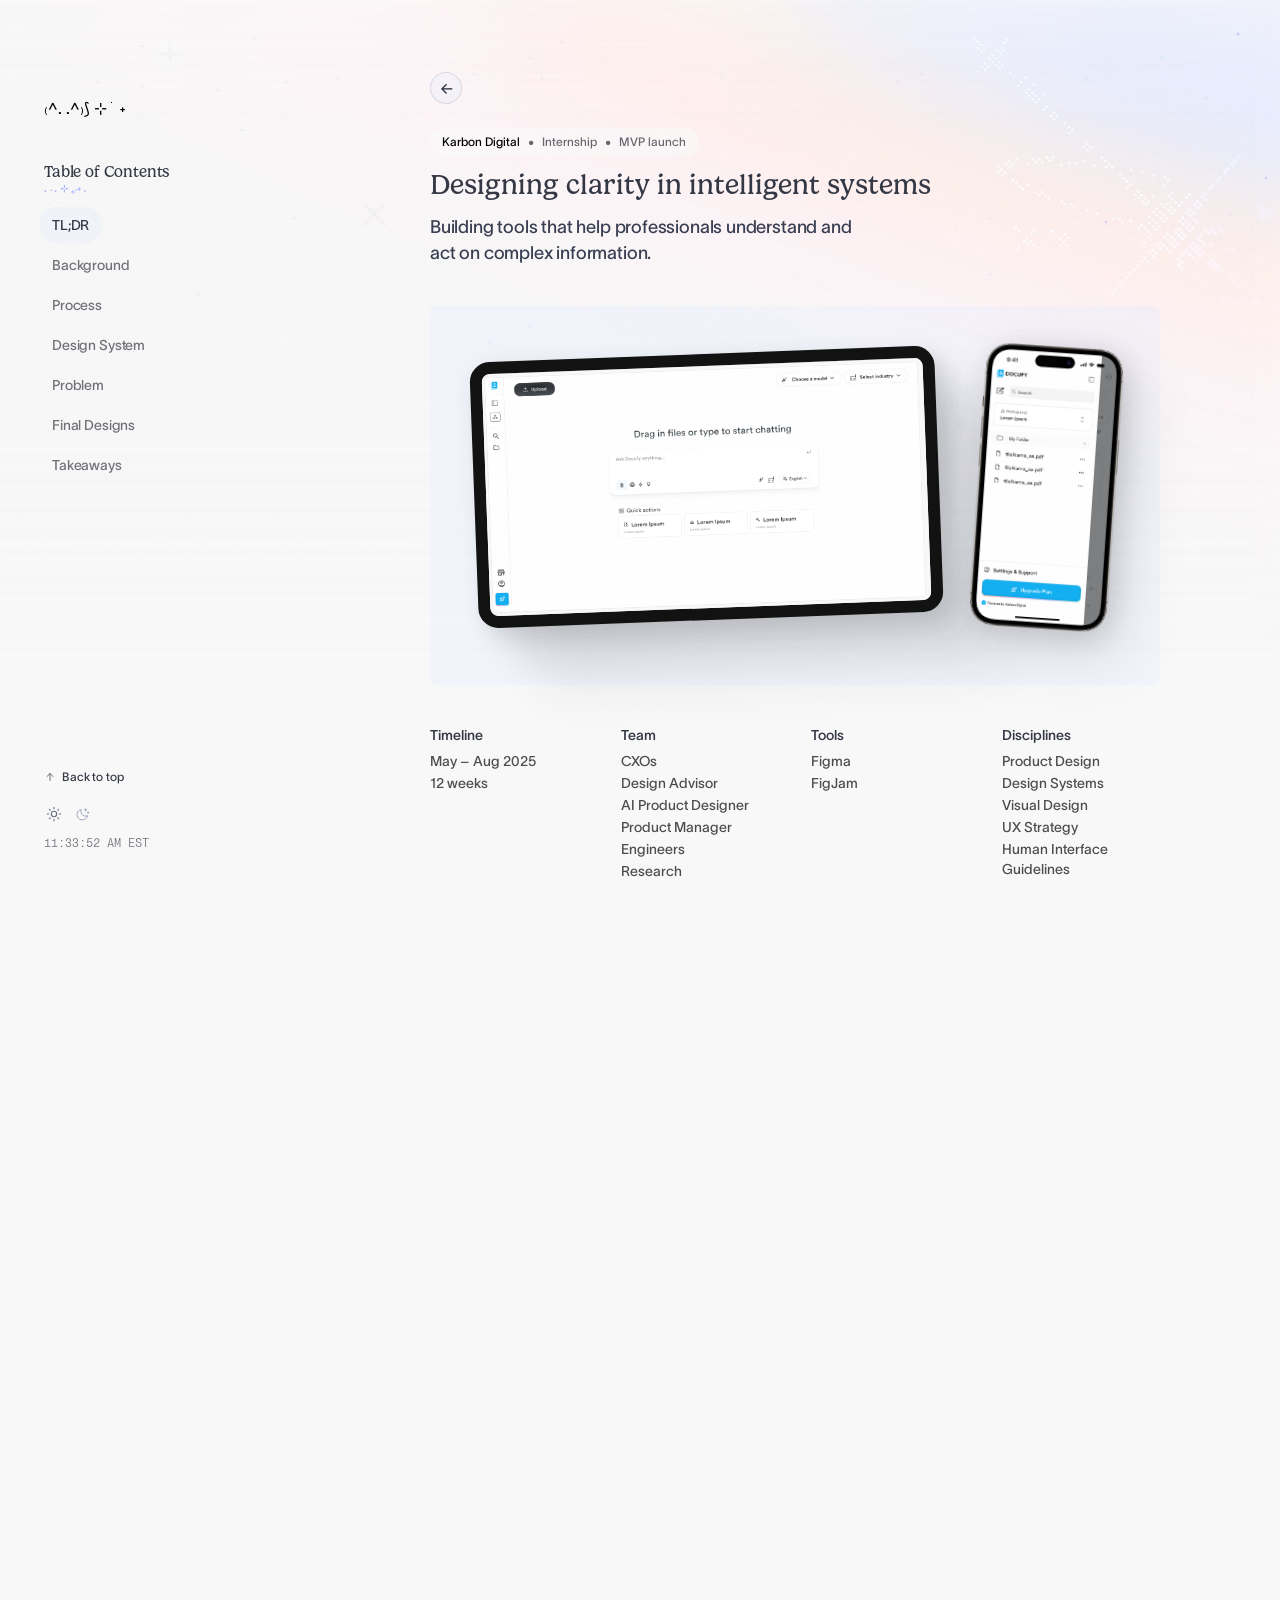
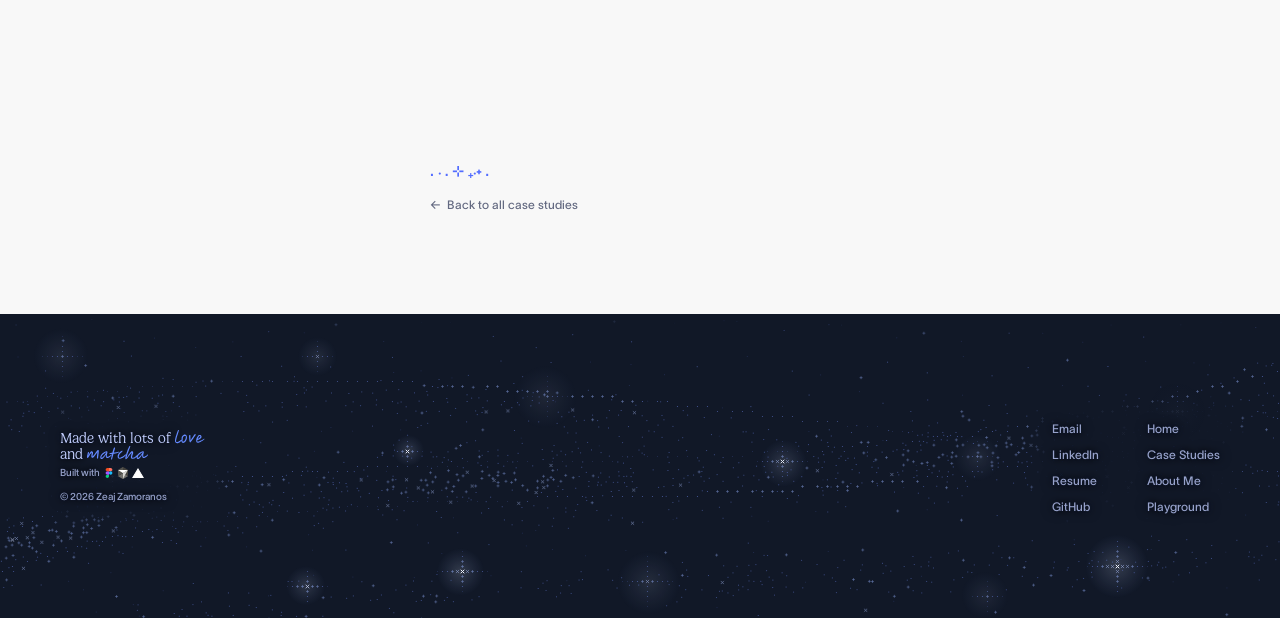
<file: karbon.html>
<!doctype html>
<html lang="en">
<head>
  <meta charset="utf-8">
  <meta name="viewport" content="width=device-width, initial-scale=1">
  <meta http-equiv="Content-Security-Policy" content="default-src 'self'; script-src 'self'; style-src 'self' https://fonts.googleapis.com; font-src 'self' https://fonts.gstatic.com; img-src 'self'; connect-src 'none'; object-src 'none'; base-uri 'self'; form-action 'none'">
  <meta name="referrer" content="strict-origin-when-cross-origin">
  <title>Docufy · Karbon Digital — Zeaj Zamoranos</title>
  <meta name="description" content="Docufy case study: designing clarity in Karbon Digital’s AI document assistant, from 0 → 1 product design to the company’s design system.">
  <meta name="color-scheme" content="light dark">
  <link rel="icon" href="assets/favicon.svg" type="image/svg+xml">
  <!-- Sets the theme before first paint to avoid a light/dark flash. External file so the CSP needs no 'unsafe-inline'. -->
  <script src="js/theme-init.js?v=4"></script>
  <link rel="preconnect" href="https://fonts.googleapis.com">
  <link rel="preconnect" href="https://fonts.gstatic.com" crossorigin>
  <link rel="stylesheet" href="https://fonts.googleapis.com/css2?family=Arimo:wght@400;700&display=swap">
  <link rel="stylesheet" href="css/styles.css?v=40">
  <link rel="stylesheet" href="css/case-study.css?v=17">
</head>
<body id="top">
  <a class="skip-link" href="#main">Skip to content</a>

  <div class="decor" aria-hidden="true">
    <div class="decor__light"></div>
    <div class="decor__dark"></div>
    <canvas class="decor__sky"></canvas>
    <div class="decor__ascii"></div>
  </div>

  <!-- Mobile top bar (shown below 810px) -->
  <header class="topbar">
    <a class="logo" href="./" aria-label="Zeaj Zamoranos — home">₍^. .^₎⟆ ⊹ ࣪ ˖</a>
    <button class="menu-button" type="button" aria-controls="sidebar" aria-expanded="false">
      <span class="visually-hidden" data-menu-label>Open menu</span>
      <svg class="icon icon--menu" width="24" height="24" viewBox="0 0 24 24" aria-hidden="true"><path d="M4 7h16M4 12h16M4 17h16"/></svg>
      <svg class="icon icon--close" width="24" height="24" viewBox="0 0 24 24" aria-hidden="true"><path d="M6 6l12 12M18 6L6 18"/></svg>
    </button>
  </header>

  <div class="page">
    <!-- Sidebar: fixed column on desktop/tablet, full-screen menu on mobile -->
    <nav class="sidebar" id="sidebar" aria-label="Case study">
      <div class="sidebar__top">
        <a class="logo sidebar__logo" href="./" aria-label="Zeaj Zamoranos — home">₍^. .^₎⟆ ⊹ ࣪ ˖</a>
        <div class="sidebar__explore">
          <div class="sidebar__heading">
            <p class="sidebar__title" id="toc-title">Table of Contents</p>
            <p class="sparkle sparkle--small" aria-hidden="true">. ܁₊ ⊹ . ܁˖ .</p>
          </div>
          <ul class="nav-list" data-toc aria-labelledby="toc-title">
            <li><a class="nav-link" href="#tldr">TL;DR</a></li>
            <li><a class="nav-link" href="#background">Background</a></li>
            <li><a class="nav-link" href="#process">Process</a></li>
            <li><a class="nav-link" href="#system">Design System</a></li>
            <li><a class="nav-link" href="#problem">Problem</a></li>
            <li><a class="nav-link" href="#designs">Final Designs</a></li>
            <li><a class="nav-link" href="#takeaways">Takeaways</a></li>
          </ul>
        </div>
      </div>

      <div class="sidebar__bottom">
        <a class="social-link to-top" href="#top" data-to-top>
          <svg class="social-link__icon" width="12" height="12" viewBox="0 0 24 24" aria-hidden="true"><path d="M12 19V5M6 11l6-6 6 6"/></svg>
          Back to top</a>
        <div class="theme-toggle" role="group" aria-label="Color theme">
          <button class="theme-toggle__btn" type="button" data-theme-choice="light" aria-pressed="true">
            <span class="visually-hidden">Light theme</span>
            <svg width="16" height="16" viewBox="0 0 24 24" aria-hidden="true"><circle cx="12" cy="12" r="4"/><path d="M12 2v2M12 20v2M4.93 4.93l1.41 1.41M17.66 17.66l1.41 1.41M2 12h2M20 12h2M4.93 19.07l1.41-1.41M17.66 6.34l1.41-1.41"/></svg>
          </button>
          <button class="theme-toggle__btn" type="button" data-theme-choice="dark" aria-pressed="false">
            <span class="visually-hidden">Dark theme</span>
            <svg width="15" height="15" viewBox="0 0 24 24" aria-hidden="true"><path d="M20 14.5A8.5 8.5 0 0 1 9.5 4a8.5 8.5 0 1 0 10.5 10.5z"/><path d="M17 3v3M15.5 4.5h3M21 8v2M20 9h2"/></svg>
          </button>
        </div>
        <p class="clock"><time data-clock>--:--:-- -- EST</time></p>
      </div>
    </nav>

    <main class="main main--case" id="main">
      <article class="case case--docufy">
        <a class="case__home" href="./" aria-label="Back to home"><span aria-hidden="true">←</span></a>

        <header class="case__header">
          <p class="case__tag case__tag--lg"><span class="card__company">Karbon Digital</span><span class="card__type">Internship</span><span class="card__type">MVP launch</span></p>
          <h1 class="case__title">Designing clarity in intelligent systems</h1>
          <p class="case__lede">Building tools that help professionals understand and act on complex information.</p>
        </header>

        <!-- Hero: Docufy on desktop and mobile, as tilted device mockups -->
        <figure class="dc-hero">
          <div class="dc-hero__laptop"><img src="assets/case-studies/docufy/hero-laptop.png" alt="Docufy’s web home: a chat field reading “Drag in files or type to start chatting”, with quick actions below" width="1280" height="826"></div>
          <div class="dc-hero__phone"><img src="assets/case-studies/docufy/hero-phone.png" alt="Docufy on mobile: the workspace sidebar with folders and files" width="434" height="883"></div>
        </figure>

        <!-- Project details: one item per line, as in the Figma -->
        <dl class="case__details" aria-label="Project details">
          <div><dt>Timeline</dt><dd>May – Aug 2025</dd><dd>12 weeks</dd></div>
          <div><dt>Team</dt><dd>CXOs</dd><dd>Design Advisor</dd><dd>AI Product Designer</dd><dd>Product Manager</dd><dd>Engineers</dd><dd>Research</dd></div>
          <div><dt>Tools</dt><dd>Figma</dd><dd>FigJam</dd></div>
          <div><dt>Disciplines</dt><dd>Product Design</dd><dd>Design Systems</dd><dd>Visual Design</dd><dd>UX Strategy</dd><dd>Human Interface Guidelines</dd></div>
        </dl>


        <section class="case__section" id="tldr" aria-labelledby="tldr-title">
          <p class="case__eyebrow">The TL;DR</p>
          <h2 class="case__headline" id="tldr-title">Defining an AI product from 0 → 1</h2>
          <p>Over summer 2025, I worked with Karbon Digital on <strong>Docufy</strong>, an AI document assistant. As its product designer, I helped define the product from 0 → 1: the interaction model, and a design system that made automation feel human, interpretable and dependable. That system became the foundation for every Karbon Digital product after it.</p>
        </section>

        <!-- Background -->
        <section class="case__section" id="background" aria-labelledby="background-title">
          <p class="case__eyebrow">Background</p>
          <h2 class="case__headline" id="background-title">Bridging the gap between information and understanding</h2>
          <p>Across industries, teams work through thousands of documents and still struggle to find answers quickly and confidently. Plenty of AI tools can summarize and extract data. Few make it useful.</p>
          <p>I joined when Docufy was at its earliest stage. My role was to shape the product experience from the ground up: deciding how the AI would explain its reasoning, building trust through design, and creating a system that made automation feel explainable and human.</p>
        </section>

        <!-- Process -->
        <section class="case__section" id="process" aria-labelledby="process-title">
          <p class="case__eyebrow">Process</p>
          <h2 class="case__headline" id="process-title">Lean, because we were building from zero</h2>
          <p>I broadly followed the <strong>double diamond</strong>, steered by metrics, user motivations and company goals. Building 0 → 1 meant moving quickly through early stages to test ideas in real contexts, then circling back to refine flows, fix bugs and fold in feedback from internal testing. That rhythm let me ship fast, learn continuously, and improve Docufy with every release.</p>
          <ol class="dc-phases" aria-label="Project phases">
            <li class="dc-phase">
              <h3 class="dc-phase__title">01. Discovery</h3>
              <ul><li>Product discussions</li><li>Problem framing</li><li>User personas</li><li>Market gap analysis</li></ul>
            </li>
            <li class="dc-phase">
              <h3 class="dc-phase__title">02. Define</h3>
              <ul><li>Synthesizing findings</li><li>User journey mapping</li><li>MVP scope document</li><li>Feature prioritization</li></ul>
            </li>
            <li class="dc-phase">
              <h3 class="dc-phase__title">03. Design</h3>
              <ul><li>User flows</li><li>Wireframing (low → mid fidelity)</li><li>Iteration</li><li>Prototyping</li></ul>
            </li>
            <li class="dc-phase">
              <h3 class="dc-phase__title">04. Develop</h3>
              <ul><li>Accessibility check</li><li>Documentation</li><li>Dev handoff</li><li>QA testing</li><li>Product roadmap v2.0</li></ul>
            </li>
          </ol>
          <p>There wasn’t time or budget for extensive user testing, so I grounded every decision in established design principles and tied each solution back to the problem we set out to solve. Recognized patterns of usability and cognition (hierarchy, visibility and feedback) guided each iteration, so the experience felt intuitive even before we could validate it with users.</p>
        </section>

        <!-- Design system -->
        <section class="case__section" id="system" aria-labelledby="system-title">
          <p class="case__eyebrow">Building the design system</p>
          <h2 class="case__headline dc-statement" id="system-title">I joined Docufy with a grand total of <span class="dc-statement__zero">zero</span> design files to build from.</h2>
          <p>There were no existing files or systems, so I was responsible for setting up the foundation of our future <strong>Figma</strong> home.</p>
          <p>I started by turning hex codes and token names into <strong>colour styles</strong>, adjusting saturation and brightness to improve readability and meet WCAG contrast standards. Following Google’s <strong>Material Design</strong> guidelines, I swapped pure black (#000000) for the recommended #121212 to reduce eye strain.</p>
          <p class="dc-note">I consolidated our icon set on Google’s <strong>Material Icons</strong>, which were the easiest to read and tested well for legibility.</p>

          <h3 class="case__h3"><span class="case__step">01</span> Text styles</h3>
          <p>Next, type: I tightened letter-spacing on titles and loosened it on paragraphs, for legibility and polish. We’d used the iOS and Android default fonts, but the product looked inconsistent between platforms.</p>
          <p>During mobile development, I switched Android to Inter for its closeness to SF Pro, and researched a few new typefaces. In the end, the default + Inter combination met our criteria best: it loaded faster, cost nothing, and held up in text-heavy UI.</p>
          <figure class="case__figure dc-shot">
            <img src="assets/case-studies/docufy/design-system.png" alt="Docufy’s design system in Figma: colour palettes for primary, neutral, error, warning and success, beside type specimens for display, headings, subheadings and body" width="1313" height="543" loading="lazy">
            <figcaption>The foundations: colour styles and the type scale.</figcaption>
          </figure>

          <h3 class="case__h3"><span class="case__step">02</span> Figma components to a React library</h3>
          <p>I designed the web experience first, since the <strong>MVP centred on desktop document workflows</strong>. I built the first components from scratch (buttons, inputs, modals and dropdowns), each a base component with variants for states like hover, focus and error, and used Auto Layout so they could adapt to different layouts later.</p>
          <p>Once the web prototype was complete, I revisited it through a <strong>mobile-first</strong> lens. Development began on desktop, but <strong>the refinement prioritized mobile usability</strong>: clear hierarchy, minimal tap depth and efficient information density. I adjusted type scales, simplified layouts and enlarged touch targets for small screens.</p>
          <p>Throughout, I worked closely with developers to align Figma’s structure with the React component library. I mirrored naming conventions, synced colour, spacing and type tokens, and <strong>connected Figma Variables to React through Style Dictionary</strong>, so design intent carried straight into production code.</p>
          <div class="dc-components" role="group" aria-label="Docufy components">
            <img class="dc-components__dropdown" src="assets/case-studies/docufy/component-model-dropdown.png" alt="Model dropdown listing Anthropic, OpenAI, Gemini, Meta and Cohere" width="402" height="366" loading="lazy">
            <img class="dc-components__sidebar" src="assets/case-studies/docufy/sidebar.png" alt="Sidebar with search, workspace switcher, folders and an Upgrade Plan button" width="340" height="876" loading="lazy">
            <img class="dc-components__upload" src="assets/case-studies/docufy/component-upload.png" alt="Upload modal with a drag-and-drop area beside an uploads list" width="953" height="604" loading="lazy">
          </div>
          <p class="dc-note">Responsive components and mobile-first refinements, built with engineering and kept in sync between Figma and React.</p>
        </section>

        <!-- Problem -->
        <section class="case__section" id="problem" aria-labelledby="problem-title">
          <p class="case__eyebrow">The problem</p>
          <div class="dc-split">
            <p class="dc-pull">Many AI tools can summarize and extract content, but they <strong>rarely understand <em>context</em></strong>.</p>
            <div class="dc-split__text">
              <h2 class="case__h3 dc-split__title" id="problem-title">When insights get lost in information</h2>
              <p>Across industries, organizations lose time and accuracy to document-heavy work. Teams spend hours parsing, validating and cross-referencing before they can act. <strong>These processes take significant time and resources, and create bottlenecks in large organizations.</strong> AI has made information faster to reach, but it often lacks the domain awareness to interpret it meaningfully.</p>
              <p><strong>Docufy was designed to change that.</strong> It supports teams who depend on accuracy, context and speed, turning dense, unstructured information into insights they can trust.</p>
            </div>
          </div>

          <div class="dc-challenge">
            <p class="dc-challenge__label">Design challenge</p>
            <p class="dc-challenge__q"><strong>How might we</strong> help professionals turn complex documents into clear, <em>trustworthy</em> and <em>actionable</em> insights through contextual intelligence?</p>
          </div>

          <h3 class="case__h3"><span class="case__step">01</span> People struggle to work efficiently in fragmented systems</h3>
          <p>Users jump between storage platforms, search tools and AI assistants that summarize text but ignore the context that gives it meaning. The result is redundancy, cognitive strain and low trust. These are the patterns we found in how professionals work with documents today:</p>
          <ol class="case__cards case__cards--two">
            <li>
              <p class="case__card-label">Insight 01</p>
              <h4 class="case__card-title">Lack of contextual visibility</h4>
              <p>AI tools extract data but lose its structure and logic, so professionals rebuild the missing context before they can interpret or act on insights.</p>
            </li>
            <li>
              <p class="case__card-label">Insight 02</p>
              <h4 class="case__card-title">Context loss across domains</h4>
              <p>AI tools treat all text the same, missing the structure, tone and regulatory meaning in industry documents. A “summary” in law, finance and research can’t look the same.</p>
            </li>
            <li>
              <p class="case__card-label">Insight 03</p>
              <h4 class="case__card-title">Fragmented comprehension</h4>
              <p>Users rely on AI summaries but still double-check the source. Without visible reasoning or traceability, trust erodes and the work doubles.</p>
            </li>
            <li>
              <p class="case__card-label">Insight 04</p>
              <h4 class="case__card-title">Cognitive overload</h4>
              <p>Information is scattered across formats and tools. People spend more time managing documents than understanding them, which leads to fatigue and slower decisions.</p>
            </li>
          </ol>
          <p>Without reliable organization or traceable reasoning, users spend more time confirming information than using it. Enterprise workflows don’t just need faster tools. They need smarter alignment between automation and human reasoning.</p>
          <div class="case__callout">
            <p class="case__eyebrow">The design goal</p>
            <p>An intelligent document assistant that turns complex workflows into clear, actionable experiences, where AI doesn’t replace understanding, but scales it.</p>
          </div>
        </section>

        <!-- Final designs -->
        <section class="case__section" id="designs" aria-labelledby="designs-title">
          <p class="case__eyebrow">Final designs</p>
          <h2 class="case__headline" id="designs-title">Docufy’s web experience</h2>
          <p class="case__note dc-banner dc-nda">To comply with my NDA, much of my process and work has been edited or left out, including more of my in-depth process, research and ideation. <a href="#" data-link="linkedin">Reach out on LinkedIn</a> to chat and learn more!</p>

          <h3 class="case__h3"><span class="case__step">01</span> Onboarding: creating a new account</h3>
          <p>Enterprise users are invited by an administrator, then create their account by verifying their company’s access code.</p>
          <figure class="case__figure dc-shot">
            <picture>
              <source srcset="assets/case-studies/docufy/onboarding-access-code-still.png" media="(prefers-reduced-motion: reduce)">
              <img src="assets/case-studies/docufy/onboarding-access-code.gif" alt="Onboarding screen: “Enter access code”, with an ID-card illustration on a blue panel" width="1150" height="718" loading="lazy">
            </picture>
          </figure>
          <p>In the next few steps, we ask for security and work identity details.</p>
          <figure class="case__figure dc-shot">
            <picture>
              <source srcset="assets/case-studies/docufy/onboarding-2fa-still.png" media="(prefers-reduced-motion: reduce)">
              <img src="assets/case-studies/docufy/onboarding-2fa.gif" alt="Onboarding step two: “Set up two-factor authentication”, with six code boxes" width="1150" height="718" loading="lazy">
            </picture>
          </figure>

          <h3 class="case__h3"><span class="case__step">02</span> Landing screen: designing for immediate action</h3>
          <p>The desktop experience came first, so it defined Docufy’s foundation. Its earliest users were professionals managing large document sets, who needed the room a big screen gives. The challenge was making that power approachable: uploading, choosing a model and starting a chat had to feel immediate, not technical.</p>
          <p>Studies of AI productivity tools like Notion AI, ChatGPT and Gamma showed that people expect to upload, search or start a conversation without extra setup. So I put the primary actions (Upload, Model selection and Industry context) up front to keep navigation shallow.</p>
          <figure class="case__figure dc-shot">
            <img src="assets/case-studies/docufy/landing.png" alt="Docufy’s landing screen: workspace sidebar on the left, Upload, Choose a model and Select industry along the top, and a chat field with quick actions in the centre" width="1280" height="733" loading="lazy">
            <figcaption>A three-part layout: navigation on the left, utility actions up top, and the workspace in the centre, so the chat and document view stay anchored while people scan.</figcaption>
          </figure>

          <div class="dc-mobile">
            <figure class="dc-mobile__phone">
              <picture>
                <source srcset="assets/case-studies/docufy/mobile-workspace-still.png" media="(prefers-reduced-motion: reduce)">
                <img src="assets/case-studies/docufy/mobile-workspace.png" alt="Docufy on iPhone: the “Create a new workspace” sheet" width="424" height="826" loading="lazy">
              </picture>
            </figure>
            <div class="dc-mobile__text">
              <h3 class="case__h3"><span class="case__step">03</span> Extending the system to mobile</h3>
              <p>Once the desktop system stabilized, I re-examined every workflow for constraint and continuity: <strong>how could the same logic hold up when space, precision and attention all <em>shrink</em>?</strong></p>
              <p>I reworked the hierarchy for thumbs, prioritizing frequent actions like upload, search and starting a chat. I restructured the information architecture around contextual clarity, introduced responsive type scales for text-heavy screens, and sized touch targets to the 44px accessibility standard.</p>
              <p>Component logic stayed consistent across platforms through shared design tokens.</p>
            </div>
          </div>

          <div class="dc-mobile dc-mobile--sidebar">
            <figure class="dc-mobile__phone dc-mobile__phone--sidebar">
              <img src="assets/case-studies/docufy/sidebar.png" alt="Docufy’s sidebar: search, workspace switcher, a folder of files, Settings and Upgrade Plan" width="340" height="876" loading="lazy">
            </figure>
            <div class="dc-mobile__text">
              <h3 class="case__h3"><span class="case__step">04</span> Workspace management</h3>
              <p>I approached workspaces as an information architecture problem: structure the layout so hierarchy feels intuitive and moving around feels effortless.</p>
            </div>
          </div>
          <figure class="case__figure dc-pair">
            <div class="dc-pair__row">
              <img src="assets/case-studies/docufy/workspace-create.png" alt="“Create a new workspace” modal asking for a workspace name" width="1280" height="733" loading="lazy">
              <img src="assets/case-studies/docufy/workspace-delete.png" alt="“Delete workspace” confirmation asking the user to type the workspace name" width="1280" height="733" loading="lazy">
            </div>
            <figcaption>Creating and deleting workspaces. Deleting asks for the workspace’s name, so it can’t happen by accident.</figcaption>
          </figure>

          <h3 class="case__h3"><span class="case__step">05</span> Uploading a new file</h3>
          <p>Workspaces are Docufy’s foundation. They organize documents, models and chats the way people actually work: by project, not by file. Each one keeps track of which models are linked, which conversations happened and what insights came out of them, so context carries over as a project grows.</p>
          <figure class="case__figure dc-shot">
            <img src="assets/case-studies/docufy/upload.png" alt="Upload modal: choose a source, drag and drop a file, and an uploads panel showing a completed file" width="1280" height="733" loading="lazy">
            <figcaption>Some content in these designs has been replaced with placeholder text for confidentiality.</figcaption>
          </figure>

          <h3 class="case__h3"><span class="case__step">06</span> Marketplace</h3>
          <p>Instead of exporting summaries into other systems, teams connect Docufy to the tools they already use, like Salesforce, HubSpot and OpenText, and act on insights right there.</p>
          <figure class="case__figure dc-shot">
            <img src="assets/case-studies/docufy/marketplace.png" alt="Marketplace page listing integrations: HubSpot, Salesforce, Zoho, Pega, Appian, ServiceNow, Clio, IBM and OpenText" width="1280" height="800" loading="lazy">
          </figure>
          <p class="dc-note">The Marketplace turns Docufy from a single product into an adaptable ecosystem, connecting AI insights with the workflows and tools teams already rely on.</p>
        </section>

        <!-- Takeaways -->
        <section class="case__section" id="takeaways" aria-labelledby="takeaways-title">
          <p class="case__eyebrow">Takeaways</p>
          <h2 class="case__headline" id="takeaways-title">What designing from zero taught me</h2>
          <ul class="dc-takeaways">
            <li class="dc-takeaway">
              <span class="dc-takeaway__emoji" aria-hidden="true">🧠</span>
              <h3 class="dc-takeaway__title">Ownership means being decisive</h3>
              <p><strong>Designing from zero took conviction.</strong> Ownership meant setting direction and making design calls even when the information was incomplete. The team and my mentor pushed me to lead the product, which grew my product mindset throughout the co-op.</p>
              <p>Priorities, timelines and engineering constraints kept changing. I learned to decide with confidence amid ambiguity, explain trade-offs clearly, and trust my judgment.</p>
            </li>
            <li class="dc-takeaway">
              <span class="dc-takeaway__emoji" aria-hidden="true">👩‍💻</span>
              <h3 class="dc-takeaway__title">Designing ahead to build the MVP</h3>
              <p>Working toward an MVP meant designing for speed and direction at once. Engineering needed the web prototype ready while mobile progressed in parallel, so I learned to design ahead: web foundation first, with future scale in mind.</p>
              <p>Every decision balanced short-term feasibility with long-term flexibility. Components were simplified when timelines were tight and expanded when they served the product’s direction. <strong>Designing ahead meant building structure early</strong>, so the team could move quickly without losing alignment.</p>
            </li>
            <li class="dc-takeaway">
              <span class="dc-takeaway__emoji" aria-hidden="true">🚢</span>
              <h3 class="dc-takeaway__title">Prioritization shapes product vision</h3>
              <p>Setting a vision is hard. It means forming hypotheses, defining the undefined, and convincing stakeholders a direction is worth exploring. <strong>Not everything can ship at once, and not every idea deserves polish.</strong> I learned to scope tightly, define clear personas and prioritize ruthlessly.</p>
              <p>Each decision clarified what mattered most for the MVP, and showed me that <strong>focus creates stronger outcomes than breadth</strong>. I learned to step back and think about how a vision fits into the UX of the whole platform.</p>
            </li>
            <li class="dc-takeaway">
              <span class="dc-takeaway__emoji" aria-hidden="true">✨</span>
              <h3 class="dc-takeaway__title">Advocating for design</h3>
              <p>Working within MVP constraints taught me <strong>how to advocate for design in a fast-moving environment</strong>. Pushback is part of the process, especially when timelines are tight. What helps is showing how design decisions drive product outcomes, not surface polish.</p>
              <p><strong>Confidence in your process means you can trust your decisions when pushback comes.</strong> Criticism is a chance to sharpen reasoning, communicate trade-offs and connect user value to business goals. Good design leadership makes the case for user-driven decisions in a way that moves the whole product forward.</p>
            </li>
          </ul>
        </section>

        <a class="case__next" href="./#case-studies">
          <span class="case__eyebrow">Read next</span>
          <span class="case__next-title">More case studies coming soon →</span>
          <span class="case__next-desc">Redcan, Techno Ring and Flento are being rewritten. Back to all case studies.</span>
        </a>

        <footer class="case__end">
          <p class="sparkle" aria-hidden="true">. ܁₊ ⊹ . ܁˖ .</p>
          <a class="case__back" href="./#case-studies"><span aria-hidden="true">←</span> Back to all case studies</a>
        </footer>
      </article>
    </main>
  </div>

  <footer class="footer">
    <div class="footer__content">
      <div class="footer__name">
        <p class="footer__made">Made with lots of <span class="hand hand--accent"><span class="visually-hidden">love</span><svg class="hand__svg" width="43" height="24" viewBox="0 0 43 24" aria-hidden="true" focusable="false"><path d="M3.3 19C2.3 19 1.4 18.7 0.9 18C0.3 17.4 0 16.4 0 15.2C0 14.5 0.1 13.6 0.3 12.6C0.5 11.6 0.8 10.5 1.1 9.4C1.4 8.2 1.8 7.1 2.2 6C2.6 4.9 2.9 3.9 3.3 2.9C3.7 2 4 1.2 4.3 0.5C4.4 0.2 4.7 0 5 0C5.4 0 5.6 0.2 5.6 0.7C5.6 0.9 5.5 1.2 5.3 1.7C5.2 2.2 5 2.8 4.8 3.6C4.5 4.3 4.3 5.1 4 6C3.7 6.8 3.4 7.7 3.1 8.7C2.8 9.6 2.6 10.5 2.3 11.4C2.1 12.3 1.9 13.2 1.8 13.9C1.6 14.7 1.5 15.4 1.5 16C1.5 16.3 1.6 16.6 1.8 16.8C2 17 2.3 17.1 2.6 17.1C3.2 17.1 3.8 17 4.5 16.8C5.1 16.5 5.7 16.2 6.3 15.8C6.8 15.5 7.4 15.1 7.8 14.7C8.3 14.4 8.7 14.1 9 13.8C9.4 13.6 9.6 13.4 9.7 13.4C10 13.4 10.2 13.6 10.2 13.9C10.2 14 10.1 14.2 9.9 14.5C9.6 14.8 9.4 15.1 9 15.5C8.6 15.9 8.2 16.3 7.7 16.7C7.3 17.1 6.8 17.5 6.3 17.9C5.8 18.2 5.2 18.5 4.7 18.7C4.2 18.9 3.7 19 3.3 19ZM11.7 18.4C10.9 18.4 10.3 18.1 9.9 17.5C9.4 16.9 9.2 16.2 9.2 15.2C9.2 14.9 9.2 14.5 9.3 14.1C9.4 13.7 9.6 13.3 9.7 13C9.6 12.9 9.5 12.8 9.5 12.6C9.4 12.5 9.4 12.3 9.4 12C9.4 11.2 9.5 10.5 9.8 9.8C10.1 9.2 10.4 8.6 10.9 8.1C11.3 7.6 11.8 7.3 12.3 7C12.9 6.7 13.4 6.6 14 6.6C14.9 6.6 15.7 6.9 16.2 7.6C16.8 8.3 17.1 9.3 17.1 10.6C17.1 11.3 17 12 16.8 12.8C16.6 13.5 16.3 14.2 15.9 14.9C15.6 15.6 15.2 16.2 14.7 16.7C14.3 17.2 13.8 17.7 13.3 18C12.7 18.3 12.2 18.4 11.7 18.4ZM11 12.3C11.1 12.4 11.2 12.6 11.2 12.8C11.2 13 11.1 13.2 11 13.4C11 13.6 10.9 13.8 10.8 14.2C10.7 14.5 10.7 15 10.7 15.7C10.7 16.3 10.9 16.6 11.5 16.6C12 16.6 12.5 16.4 13 16C13.5 15.5 13.9 14.9 14.3 14.2C14.7 13.5 15 12.8 15.2 12C15.4 11.1 15.5 10.4 15.5 9.7C15.5 9.2 15.4 8.9 15.2 8.7C15 8.5 14.7 8.4 14.3 8.4C13.8 8.4 13.3 8.5 12.8 8.9C12.3 9.2 11.9 9.6 11.6 10.1C11.2 10.7 11.1 11.3 11.1 11.9C11.1 12.1 11.1 12.2 11 12.3ZM21.7 17.7C21.5 17.7 21.3 17.6 21.1 17.3C20.9 17 20.8 16.6 20.7 16.1C20.6 15.5 20.5 14.9 20.5 14.1C20.4 13.4 20.3 12.7 20.3 12C20.2 11.3 20.2 10.7 20.1 10.2C20.1 9.6 20.1 9.3 20.1 9.1C20.1 8.4 20.2 7.9 20.4 7.6C20.6 7.2 20.9 7 21.3 7C21.5 7 21.7 7.1 21.8 7.2C21.9 7.4 22 7.6 22 8.1C22 8.4 22 8.8 22 9.2C22 9.7 22 10.2 22 10.7C22.1 11.4 22.1 12.1 22.1 12.8C22.1 13.5 22.2 14.3 22.2 15C22.5 14.4 22.9 13.8 23.3 13.2C23.7 12.5 24.1 11.9 24.6 11.2C25 10.5 25.4 9.8 25.9 9.2C26.3 8.6 26.6 8 27 7.6C27.3 7.1 27.5 6.8 27.7 6.5C27.9 6.3 28.1 6.1 28.3 6C28.5 5.9 28.7 5.8 28.8 5.8C29 5.8 29.2 5.9 29.3 6C29.4 6.2 29.5 6.4 29.5 6.7C29.5 6.8 29.5 7 29.4 7.2C29.4 7.4 29.3 7.6 29.1 7.8C28.8 8.3 28.3 9 27.8 9.7C27.3 10.4 26.8 11.2 26.2 12C25.7 12.8 25.2 13.5 24.6 14.3C24.1 15 23.7 15.7 23.3 16.2C22.6 17.2 22.1 17.7 21.7 17.7ZM37.9 9.6C37.9 10 37.8 10.5 37.5 10.9C37.2 11.3 36.9 11.7 36.4 12C36 12.4 35.5 12.7 35 13.1C34.4 13.4 33.9 13.7 33.4 13.9C32.8 14.1 32.3 14.3 31.9 14.5C31.8 15 31.7 15.5 31.7 15.9C31.7 16.1 31.8 16.3 31.9 16.4C32 16.5 32.2 16.6 32.5 16.6C33 16.6 33.6 16.5 34.3 16.3C34.9 16.1 35.5 15.8 36.2 15.5C36.8 15.2 37.5 14.8 38.1 14.5C38.7 14.1 39.2 13.8 39.7 13.4C40.2 13.1 40.6 12.9 41 12.7C41.3 12.5 41.5 12.4 41.6 12.4C41.8 12.4 41.9 12.4 42 12.5C42.1 12.6 42.1 12.7 42.1 12.9C42.1 13 42 13.2 41.6 13.5C41.3 13.8 40.9 14.1 40.3 14.6C39.8 15 39.2 15.4 38.5 15.8C37.8 16.2 37.1 16.6 36.4 17C35.6 17.4 34.9 17.7 34.3 17.9C33.6 18.1 33 18.2 32.5 18.2C31.8 18.2 31.2 18 30.8 17.5C30.5 16.9 30.3 16.1 30.3 15C30.3 14.3 30.4 13.6 30.5 12.8C30.7 12.1 31 11.4 31.3 10.7C31.7 10 32.1 9.4 32.5 8.8C32.9 8.3 33.4 7.9 33.8 7.6C34.3 7.2 34.7 7.1 35.2 7.1C36 7.1 36.7 7.3 37.2 7.8C37.6 8.2 37.9 8.9 37.9 9.6ZM32.3 12.9C32.7 12.7 33.2 12.4 33.6 12.1C34 11.9 34.5 11.6 34.8 11.3C35.2 11 35.5 10.7 35.7 10.4C36 10 36.1 9.7 36.1 9.3C36.1 8.8 35.8 8.6 35.3 8.6C35 8.6 34.6 8.8 34.2 9.2C33.9 9.7 33.5 10.2 33.2 10.9C32.9 11.5 32.6 12.2 32.3 12.9Z"/></svg></span><br>and <span class="hand hand--accent"><span class="visually-hidden">matcha</span><svg class="hand__svg" width="88" height="24" viewBox="0 0 88 24" aria-hidden="true" focusable="false"><path d="M15.8 17.4C15.8 17.6 15.7 17.8 15.6 17.9C15.4 18.1 15.2 18.1 15 18.1C14.8 18.1 14.6 18 14.4 17.9C14.2 17.7 14.2 17.5 14.2 17.1C14.2 16.3 14.2 15.3 14.3 14.3C14.4 13.3 14.5 12.3 14.6 11.3C14.7 10.3 14.8 9.3 14.9 8.5C14.5 9.1 14 9.8 13.5 10.6C13 11.3 12.5 12.1 11.9 12.8C11.4 13.6 10.9 14.3 10.4 14.9C9.9 15.5 9.4 16 9 16.4C8.6 16.8 8.2 16.9 8 16.9C7.5 16.9 7.1 16.7 6.7 16.4C6.3 16 6.2 15.5 6.2 14.9C6.2 14.6 6.2 14.3 6.2 13.9C6.3 13.5 6.4 13 6.4 12.5C6.5 12.1 6.5 11.6 6.6 11.2C6.7 10.8 6.7 10.5 6.7 10.3C6.7 10.1 6.7 10 6.6 9.8C6.6 9.7 6.5 9.6 6.4 9.6C6.3 9.6 6 9.8 5.8 10.2C5.5 10.5 5.2 11 4.8 11.5C4.5 12 4.1 12.6 3.8 13.2C3.4 13.9 3.1 14.4 2.8 15C2.5 15.5 2.2 15.9 2 16.2C1.8 16.5 1.7 16.7 1.5 16.9C1.4 17 1.2 17.1 1 17.1C0.7 17.1 0.5 16.9 0.3 16.7C0.1 16.4 0 16.1 0 15.7C0 15.5 0 15.1 0.1 14.6C0.2 14.1 0.3 13.6 0.4 13C0.6 12.4 0.7 11.9 0.8 11.3C0.9 10.7 1 10.2 1.1 9.8C1.2 9.4 1.4 9.1 1.5 8.9C1.7 8.8 1.9 8.7 2.1 8.7C2.3 8.7 2.5 8.8 2.7 9C2.8 9.1 2.9 9.4 2.9 9.8C2.9 9.8 2.9 10 2.8 10.3C2.7 10.6 2.6 10.9 2.5 11.4C2.4 11.8 2.3 12.2 2.1 12.6C2 13.1 1.9 13.5 1.8 13.8C2.1 13.3 2.4 12.8 2.7 12.2C3.1 11.7 3.4 11.1 3.7 10.5C4.1 10 4.4 9.4 4.7 9C5.1 8.5 5.4 8.1 5.7 7.8C6 7.6 6.3 7.4 6.6 7.4C7 7.4 7.3 7.5 7.6 7.7C7.9 8 8.2 8.2 8.3 8.6C8.5 9 8.6 9.4 8.6 9.8C8.6 10.1 8.6 10.5 8.5 11.1C8.4 11.6 8.2 12.2 8.1 12.9C8 13.5 7.9 14.1 7.9 14.7C7.9 14.8 8 14.9 8 14.9C8.1 14.9 8.2 14.9 8.3 14.8C8.7 14.3 9.1 13.8 9.6 13.2C10 12.6 10.5 12 11 11.3C11.5 10.6 12 9.9 12.4 9.3C12.9 8.6 13.4 8 13.8 7.5C14.2 6.9 14.6 6.5 14.9 6.2C15.2 5.9 15.5 5.7 15.7 5.7C16.1 5.7 16.4 5.8 16.6 6C16.8 6.3 16.9 6.6 16.9 7.2C16.9 7.6 16.9 8.2 16.8 8.8C16.8 9.5 16.7 10.3 16.6 11.1C16.5 11.9 16.4 12.7 16.3 13.5C16.2 14.3 16.1 15 16 15.7C15.9 16.4 15.9 17 15.8 17.4ZM20.7 18.5C20.2 18.5 19.8 18.3 19.4 17.8C19.1 17.3 19 16.7 19 16C19 15.3 19.1 14.6 19.5 13.9C19.8 13.2 20.3 12.5 20.9 11.9C21.5 11.2 22.1 10.6 22.8 10.1C23.5 9.6 24.2 9.1 24.9 8.7C25.6 8.3 26.2 8 26.8 7.7C27.4 7.5 27.9 7.4 28.2 7.4C28.4 7.4 28.6 7.4 28.7 7.5C28.8 7.6 28.9 7.7 28.9 7.9C28.9 8 28.8 8.1 28.7 8.2C28.7 8.2 28.8 8.2 28.8 8.2C29.1 8.2 29.2 8.4 29.2 8.8C29.2 8.9 29.2 9.1 29.1 9.5C29 9.9 28.9 10.3 28.8 10.9C28.6 11.4 28.5 12 28.4 12.7C28.3 13.3 28.3 14 28.3 14.7C28.3 15.3 28.5 15.5 29 15.5C29.4 15.5 29.9 15.4 30.5 15.2C31 15 31.5 14.7 31.9 14.4C32.4 14 32.9 13.7 33.3 13.4C33.7 13.1 34 12.8 34.3 12.6C34.6 12.3 34.8 12.2 34.9 12.2C35 12.2 35.1 12.3 35.2 12.3C35.2 12.4 35.3 12.5 35.3 12.6C35.3 12.8 35.1 13 34.9 13.4C34.6 13.7 34.3 14.1 33.8 14.5C33.4 15 32.9 15.4 32.3 15.8C31.8 16.2 31.2 16.6 30.7 16.8C30.1 17.1 29.5 17.2 29 17.2C28.6 17.2 28.2 17.1 27.9 16.9C27.6 16.6 27.3 16.2 27.1 15.6C26.9 15 26.9 14.2 26.9 13.1V12.6C26.2 13.7 25.5 14.7 24.8 15.6C24.1 16.5 23.4 17.2 22.7 17.7C22 18.3 21.3 18.5 20.7 18.5ZM27.9 8.8C27.8 8.9 27.7 8.9 27.6 9C27 9.2 26.3 9.6 25.7 10C25 10.4 24.4 10.9 23.7 11.4C23.1 11.9 22.6 12.4 22.1 13C21.6 13.5 21.2 14.1 20.9 14.6C20.6 15.2 20.5 15.7 20.5 16.3C20.5 16.4 20.5 16.6 20.6 16.7C20.6 16.8 20.8 16.8 21 16.8C21.2 16.8 21.6 16.6 22 16.3C22.4 16 22.9 15.5 23.4 14.9C23.9 14.4 24.4 13.8 25 13.1C25.5 12.4 26 11.7 26.4 11C26.9 10.3 27.3 9.7 27.7 9.1C27.7 9 27.8 8.9 27.9 8.8ZM32.5 11.6C32.1 11.6 32 11.3 32 10.9C32 10.8 32.1 10.7 32.2 10.5C32.3 10.4 32.5 10.3 32.7 10.3C33.1 10.2 33.6 10.2 34.2 10.1C34.8 10 35.5 9.9 36.2 9.8C36.3 9.1 36.5 8.4 36.7 7.7C36.9 7 37.1 6.3 37.3 5.6C37.5 4.9 37.8 4.3 38 3.7C38.3 3.2 38.6 2.7 38.8 2.4C39 2.3 39.1 2.2 39.2 2.1C39.4 2 39.5 2 39.6 2C39.7 2 39.9 2.1 40 2.2C40.1 2.4 40.2 2.6 40.2 2.8C40.2 2.9 40.2 3 40.1 3.1C39.8 3.8 39.6 4.8 39.3 5.9C38.9 7 38.6 8.1 38.3 9.4C39.5 9.2 40.7 9 42 8.8C43.2 8.6 44.2 8.4 45.1 8.2C45.4 8.1 45.6 8.1 45.7 8.2C45.8 8.4 45.9 8.5 45.9 8.7C45.9 8.9 45.9 9 45.8 9.1C45.7 9.2 45.6 9.3 45.5 9.3L45.4 9.4C45.2 9.5 44.8 9.6 44.2 9.7C43.7 9.9 43.1 10 42.4 10.2C41.7 10.3 41 10.5 40.2 10.6C39.4 10.8 38.6 10.9 37.9 11C37.6 12.2 37.3 13.4 36.9 14.6C36.6 15.9 36.3 17.1 36 18.3C35.9 18.7 35.7 19 35.6 19.2C35.4 19.3 35.2 19.4 35 19.4C34.8 19.4 34.6 19.3 34.5 19.1C34.3 19 34.3 18.6 34.4 18.1L35.9 11.3C35.1 11.4 34.4 11.5 33.8 11.6C33.2 11.6 32.7 11.6 32.5 11.6ZM47 18.3C46.4 18.3 45.8 18.1 45.3 17.8C44.8 17.5 44.5 17.1 44.2 16.7C44 16.2 43.8 15.7 43.8 15.2C43.8 14.1 44 13.1 44.4 12.3C44.8 11.4 45.2 10.6 45.8 9.9C46.4 9.2 47 8.6 47.6 8.1C48.2 7.7 48.7 7.3 49.2 7.1C49.7 6.8 50.1 6.7 50.3 6.7C50.7 6.7 50.9 6.9 50.9 7.3C50.9 7.5 50.8 7.8 50.5 8C50.3 8.3 49.9 8.6 49.5 8.9C49.1 9.3 48.7 9.7 48.2 10.1C47.7 10.5 47.3 11 46.9 11.6C46.5 12.1 46.1 12.7 45.9 13.4C45.6 14 45.5 14.7 45.5 15.5C45.5 16.3 45.8 16.7 46.4 16.7C47 16.7 47.7 16.6 48.3 16.4C48.9 16.2 49.6 15.9 50.2 15.5C50.8 15.1 51.4 14.7 52 14.3C52.5 13.9 53.1 13.6 53.5 13.2C54 12.8 54.4 12.5 54.7 12.3C55 12.1 55.3 12 55.4 12C55.7 12 55.8 12.1 55.8 12.4C55.8 12.6 55.6 12.9 55.3 13.3C55 13.7 54.6 14.1 54.1 14.5C53.6 15 53 15.4 52.3 15.9C51.7 16.3 51.1 16.7 50.4 17.1C49.8 17.4 49.1 17.7 48.5 18C47.9 18.2 47.4 18.3 47 18.3ZM55.7 18.9C55.4 18.9 55.2 18.8 55 18.6C54.9 18.5 54.8 18.1 54.8 17.4C54.8 16.8 54.9 16 55.1 15.1C55.3 14.1 55.6 13 56 11.8C56.3 10.7 56.7 9.4 57.2 8.2C57.6 6.9 58.1 5.6 58.6 4.4C59.1 3.2 59.6 2 60.1 1C60.2 0.6 60.4 0.4 60.6 0.2C60.8 0.1 61 0 61.3 0C61.4 0 61.6 0.1 61.7 0.2C61.8 0.3 61.9 0.4 61.9 0.6C61.9 0.7 61.8 1 61.6 1.4C61.5 1.9 61.2 2.4 61 3.2C60.7 3.9 60.4 4.7 60 5.6C59.7 6.5 59.3 7.4 59 8.4C58.6 9.4 58.3 10.4 57.9 11.4C57.6 12.4 57.3 13.3 57.1 14.2C56.9 15.1 56.7 15.9 56.7 16.7C57 16.3 57.3 15.8 57.8 15.2C58.2 14.6 58.6 13.9 59.1 13.2C59.5 12.5 60 11.9 60.5 11.2C61 10.5 61.4 9.9 61.9 9.3C62.4 8.8 62.8 8.3 63.2 8C63.6 7.6 64 7.5 64.3 7.5C64.8 7.5 65.2 7.6 65.5 7.9C65.8 8.2 66 8.8 66 9.5C66 9.9 65.9 10.3 65.8 10.9C65.6 11.5 65.4 12 65.2 12.7C65 13.3 64.9 13.9 64.7 14.4C64.5 15 64.5 15.5 64.5 15.9C64.5 16.4 64.7 16.7 65.1 16.7C65.7 16.7 66.4 16.5 67 16.3C67.7 16 68.3 15.6 68.9 15.2C69.5 14.8 70 14.4 70.5 13.9C71 13.5 71.4 13.1 71.8 12.8C72.1 12.5 72.4 12.3 72.7 12.3C73 12.3 73.2 12.5 73.2 12.8C73.2 12.9 73.2 13 73.1 13.1C73.1 13.3 73 13.4 72.8 13.6C72.6 13.8 72.3 14.2 71.9 14.5C71.5 14.9 71 15.3 70.5 15.8C70 16.2 69.5 16.6 68.9 17C68.3 17.4 67.7 17.7 67 18C66.4 18.2 65.8 18.3 65.2 18.3C64.4 18.3 63.8 18.1 63.4 17.7C62.9 17.2 62.7 16.6 62.7 15.7C62.7 15.2 62.8 14.6 63 13.9C63.1 13.2 63.3 12.4 63.6 11.6C63.8 10.8 64.1 10 64.3 9.2C63.9 9.5 63.4 10 62.9 10.6C62.4 11.1 61.9 11.8 61.4 12.5C60.8 13.2 60.3 14 59.7 14.7C59.2 15.5 58.7 16.2 58.2 16.8C57.7 17.4 57.2 17.9 56.8 18.3C56.4 18.7 56 18.9 55.7 18.9ZM72.7 18.5C72.2 18.5 71.8 18.3 71.4 17.8C71.1 17.3 70.9 16.7 70.9 16C70.9 15.3 71.1 14.6 71.5 13.9C71.8 13.2 72.3 12.5 72.9 11.9C73.5 11.2 74.1 10.6 74.8 10.1C75.5 9.6 76.2 9.1 76.9 8.7C77.6 8.3 78.2 8 78.8 7.7C79.4 7.5 79.9 7.4 80.2 7.4C80.4 7.4 80.6 7.4 80.7 7.5C80.8 7.6 80.9 7.7 80.9 7.9C80.9 8 80.8 8.1 80.7 8.2C80.7 8.2 80.8 8.2 80.8 8.2C81.1 8.2 81.2 8.4 81.2 8.8C81.2 8.9 81.2 9.1 81.1 9.5C81 9.9 80.9 10.3 80.7 10.9C80.6 11.4 80.5 12 80.4 12.7C80.3 13.3 80.3 14 80.3 14.7C80.3 15.3 80.5 15.5 80.9 15.5C81.4 15.5 81.9 15.4 82.4 15.2C83 15 83.4 14.7 83.9 14.4C84.4 14 84.8 13.7 85.2 13.4C85.6 13.1 86 12.8 86.3 12.6C86.5 12.3 86.7 12.2 86.9 12.2C87 12.2 87.1 12.3 87.1 12.3C87.2 12.4 87.3 12.5 87.3 12.6C87.3 12.8 87.1 13 86.9 13.4C86.6 13.7 86.2 14.1 85.8 14.5C85.4 15 84.9 15.4 84.3 15.8C83.8 16.2 83.2 16.6 82.6 16.8C82.1 17.1 81.5 17.2 81 17.2C80.6 17.2 80.2 17.1 79.9 16.9C79.6 16.6 79.3 16.2 79.1 15.6C78.9 15 78.8 14.2 78.8 13.1V12.6C78.2 13.7 77.5 14.7 76.8 15.6C76.1 16.5 75.4 17.2 74.7 17.7C74 18.3 73.3 18.5 72.7 18.5ZM79.8 8.8C79.8 8.9 79.7 8.9 79.6 9C79 9.2 78.3 9.6 77.6 10C77 10.4 76.4 10.9 75.7 11.4C75.1 11.9 74.6 12.4 74.1 13C73.6 13.5 73.2 14.1 72.9 14.6C72.6 15.2 72.4 15.7 72.4 16.3C72.4 16.4 72.5 16.6 72.5 16.7C72.6 16.8 72.8 16.8 72.9 16.8C73.2 16.8 73.6 16.6 74 16.3C74.4 16 74.9 15.5 75.4 14.9C75.9 14.4 76.4 13.8 76.9 13.1C77.5 12.4 78 11.7 78.4 11C78.9 10.3 79.3 9.7 79.7 9.1C79.7 9 79.8 8.9 79.8 8.8Z"/></svg></span></p>
        <p class="footer__built">Built with
          <img src="assets/figma-logo.svg" alt="Figma" width="10" height="10">
          <img src="assets/cube.svg" alt="Cursor" width="10" height="12">
          <img src="assets/triangle.svg" alt="Vercel" width="12" height="10">
        </p>
        <p class="footer__copy">© <span data-year>2026</span> Zeaj Zamoranos</p>
      </div>
      <canvas class="footer__sky" aria-hidden="true"></canvas>
      <div class="footer__links">
        <ul aria-label="Contact">
          <li><a href="#" data-email>Email</a></li>
          <li><a href="#" data-link="linkedin">LinkedIn</a></li>
          <li><a href="#" data-link="resume">Resume</a></li>
          <li><a href="#" data-link="github">GitHub</a></li>
        </ul>
        <ul aria-label="Site">
          <li><a href="./">Home</a></li>
          <li><a href="./#case-studies">Case Studies</a></li>
          <li><a href="about.html">About Me</a></li>
          <li><a href="#" data-link="playground">Playground</a></li>
        </ul>
      </div>
    </div>
  </footer>

  <script src="js/config.js?v=12"></script>
  <script src="js/main.js?v=11"></script>
  <script src="js/sky.js?v=8"></script>
  <script src="js/ascii-twinkle.js"></script>
  <script src="js/reveal.js?v=4"></script>
  <script src="js/nebula.js?v=8"></script>
</body>
</html>
</file>
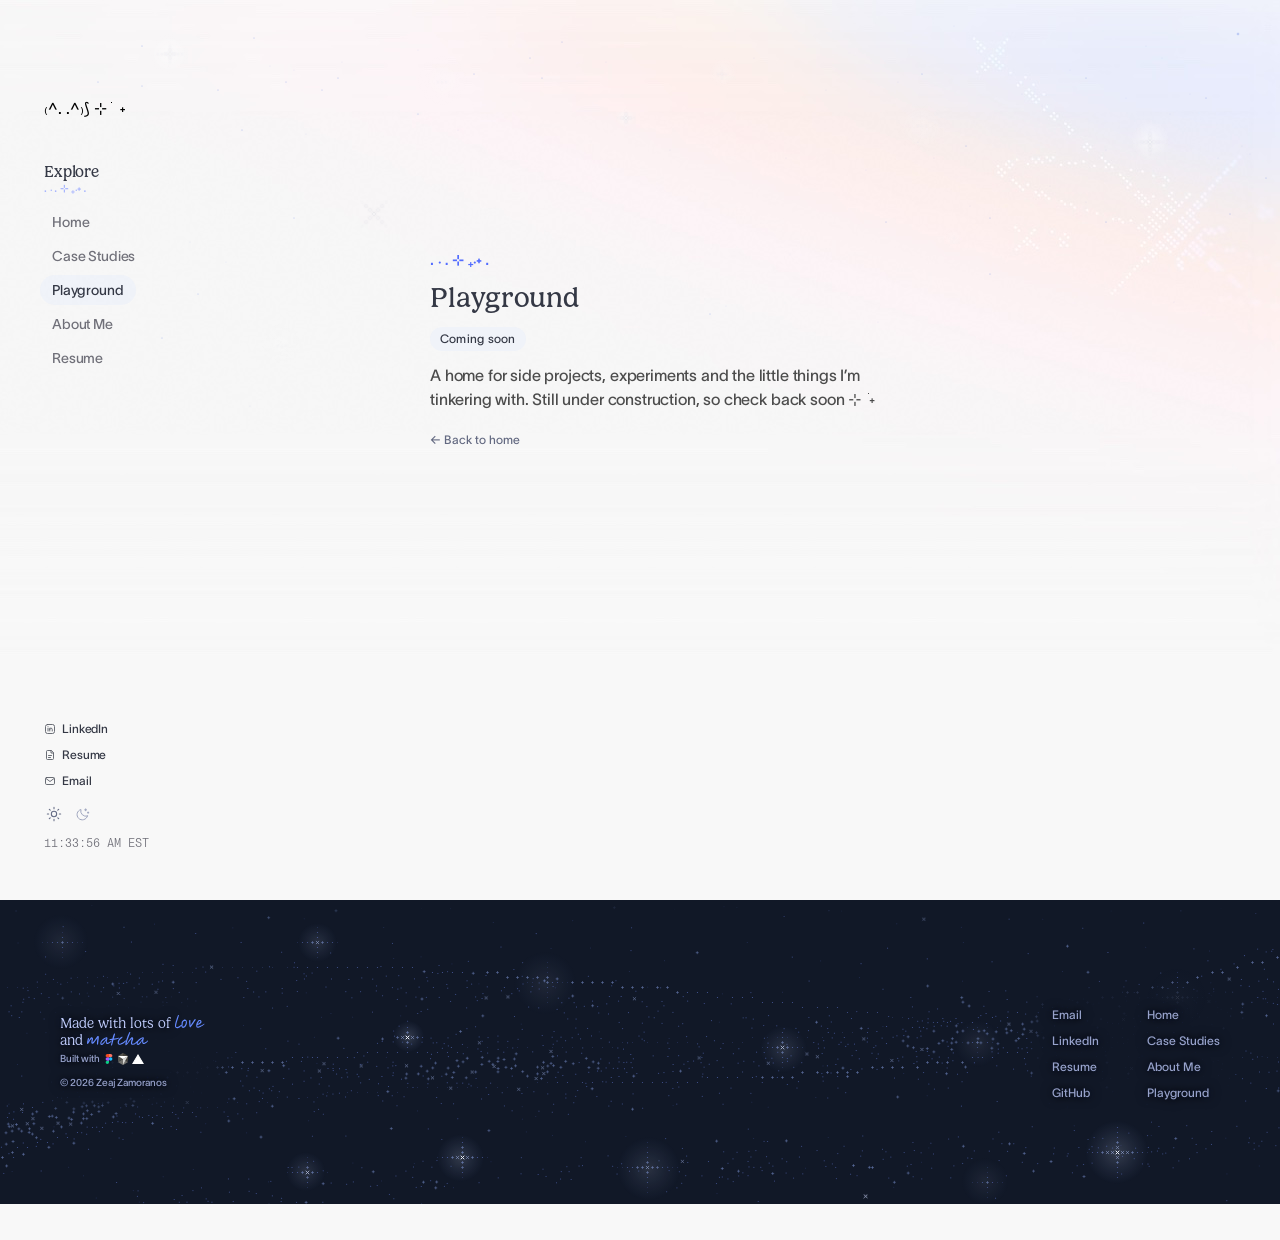
<file: playground.html>
<!doctype html>
<html lang="en">
<head>
  <meta charset="utf-8">
  <meta name="viewport" content="width=device-width, initial-scale=1">
  <meta http-equiv="Content-Security-Policy" content="default-src 'self'; script-src 'self'; style-src 'self' https://fonts.googleapis.com; font-src 'self' https://fonts.gstatic.com; img-src 'self'; connect-src 'none'; object-src 'none'; base-uri 'self'; form-action 'none'">
  <meta name="referrer" content="strict-origin-when-cross-origin">
  <title>Playground — Zeaj Zamoranos</title>
  <meta name="description" content="Playground: side projects and experiments by Zeaj Zamoranos. Coming soon.">
  <meta name="color-scheme" content="light dark">
  <link rel="icon" href="assets/favicon.svg" type="image/svg+xml">
  <!-- Sets the theme before first paint to avoid a light/dark flash. External file so the CSP needs no 'unsafe-inline'. -->
  <script src="js/theme-init.js?v=4"></script>
  <link rel="preconnect" href="https://fonts.googleapis.com">
  <link rel="preconnect" href="https://fonts.gstatic.com" crossorigin>
  <link rel="stylesheet" href="https://fonts.googleapis.com/css2?family=Arimo:wght@400;700&display=swap">
  <link rel="stylesheet" href="css/styles.css?v=40">
</head>
<body>
  <a class="skip-link" href="#main">Skip to content</a>

  <div class="decor" aria-hidden="true">
    <div class="decor__light"></div>
    <div class="decor__dark"></div>
    <canvas class="decor__sky"></canvas>
    <div class="decor__ascii"></div>
  </div>

  <!-- Mobile top bar (shown below 810px) -->
  <header class="topbar">
    <a class="logo" href="./" aria-label="Zeaj Zamoranos — home">₍^. .^₎⟆ ⊹ ࣪ ˖</a>
    <button class="menu-button" type="button" aria-controls="sidebar" aria-expanded="false">
      <span class="visually-hidden" data-menu-label>Open menu</span>
      <svg class="icon icon--menu" width="24" height="24" viewBox="0 0 24 24" aria-hidden="true"><path d="M4 7h16M4 12h16M4 17h16"/></svg>
      <svg class="icon icon--close" width="24" height="24" viewBox="0 0 24 24" aria-hidden="true"><path d="M6 6l12 12M18 6L6 18"/></svg>
    </button>
  </header>

  <div class="page">
    <!-- Sidebar: fixed column on desktop/tablet, full-screen menu on mobile -->
    <nav class="sidebar" id="sidebar" aria-label="Main">
      <div class="sidebar__top">
        <a class="logo sidebar__logo" href="./" aria-label="Zeaj Zamoranos — home">₍^. .^₎⟆ ⊹ ࣪ ˖</a>
        <div class="sidebar__explore">
          <div class="sidebar__heading">
            <p class="sidebar__title">Explore</p>
            <p class="sparkle sparkle--small" aria-hidden="true">. ܁₊ ⊹ . ܁˖ .</p>
          </div>
          <ul class="nav-list">
            <li><a class="nav-link" href="./">Home</a></li>
            <li><a class="nav-link" href="./#case-studies">Case Studies</a></li>
            <li><a class="nav-link is-active" href="playground.html" aria-current="page">Playground</a></li>
            <li><a class="nav-link" href="about.html">About Me</a></li>
            <li><a class="nav-link" href="#" data-link="resume">Resume</a></li>
          </ul>
        </div>
      </div>

      <div class="sidebar__bottom">
        <ul class="social-list">
          <li><a class="social-link" href="#" data-link="linkedin">
            <svg class="social-link__icon" width="12" height="12" viewBox="0 0 24 24" aria-hidden="true"><rect x="3" y="3" width="18" height="18" rx="4"/><path d="M8 10.5V16M8 7.5v.01M11.5 16v-5.5M11.5 13c0-1.7 1-2.7 2.5-2.7s2.5 1 2.5 2.7V16"/></svg>
            LinkedIn</a></li>
          <li><a class="social-link" href="#" data-link="resume">
            <svg class="social-link__icon" width="12" height="12" viewBox="0 0 24 24" aria-hidden="true"><path d="M14 3H7a2 2 0 0 0-2 2v14a2 2 0 0 0 2 2h10a2 2 0 0 0 2-2V8z"/><path d="M14 3v5h5M9 13h6M9 17h4"/></svg>
            Resume</a></li>
          <li><a class="social-link" href="#" data-email>
            <svg class="social-link__icon" width="12" height="12" viewBox="0 0 24 24" aria-hidden="true"><rect x="3" y="5" width="18" height="14" rx="2.5"/><path d="M4 7l8 6 8-6"/></svg>
            Email</a></li>
        </ul>
        <div class="theme-toggle" role="group" aria-label="Color theme">
          <button class="theme-toggle__btn" type="button" data-theme-choice="light" aria-pressed="true">
            <span class="visually-hidden">Light theme</span>
            <svg width="16" height="16" viewBox="0 0 24 24" aria-hidden="true"><circle cx="12" cy="12" r="4"/><path d="M12 2v2M12 20v2M4.93 4.93l1.41 1.41M17.66 17.66l1.41 1.41M2 12h2M20 12h2M4.93 19.07l1.41-1.41M17.66 6.34l1.41-1.41"/></svg>
          </button>
          <button class="theme-toggle__btn" type="button" data-theme-choice="dark" aria-pressed="false">
            <span class="visually-hidden">Dark theme</span>
            <svg width="15" height="15" viewBox="0 0 24 24" aria-hidden="true"><path d="M20 14.5A8.5 8.5 0 0 1 9.5 4a8.5 8.5 0 1 0 10.5 10.5z"/><path d="M17 3v3M15.5 4.5h3M21 8v2M20 9h2"/></svg>
          </button>
        </div>
        <p class="clock"><time data-clock>--:--:-- -- EST</time></p>
      </div>
    </nav>

    <main class="main main--soon" id="main">
      <section class="soon" aria-labelledby="soon-title">
        <p class="sparkle" aria-hidden="true">. ܁₊ ⊹ . ܁˖ .</p>
        <h1 class="soon__title" id="soon-title">Playground</h1>
        <p class="soon__badge">Coming soon</p>
        <p class="soon__text">A home for side projects, experiments and the little things I’m tinkering with. Still under construction, so check back soon <span aria-hidden="true">⊹ ࣪ ˖</span></p>
        <a class="soon__back" href="./"><span aria-hidden="true">←</span> Back to home</a>
      </section>
    </main>
  </div>

  <footer class="footer">
    <div class="footer__content">
      <div class="footer__name">
        <p class="footer__made">Made with lots of <span class="hand hand--accent"><span class="visually-hidden">love</span><svg class="hand__svg" width="43" height="24" viewBox="0 0 43 24" aria-hidden="true" focusable="false"><path d="M3.3 19C2.3 19 1.4 18.7 0.9 18C0.3 17.4 0 16.4 0 15.2C0 14.5 0.1 13.6 0.3 12.6C0.5 11.6 0.8 10.5 1.1 9.4C1.4 8.2 1.8 7.1 2.2 6C2.6 4.9 2.9 3.9 3.3 2.9C3.7 2 4 1.2 4.3 0.5C4.4 0.2 4.7 0 5 0C5.4 0 5.6 0.2 5.6 0.7C5.6 0.9 5.5 1.2 5.3 1.7C5.2 2.2 5 2.8 4.8 3.6C4.5 4.3 4.3 5.1 4 6C3.7 6.8 3.4 7.7 3.1 8.7C2.8 9.6 2.6 10.5 2.3 11.4C2.1 12.3 1.9 13.2 1.8 13.9C1.6 14.7 1.5 15.4 1.5 16C1.5 16.3 1.6 16.6 1.8 16.8C2 17 2.3 17.1 2.6 17.1C3.2 17.1 3.8 17 4.5 16.8C5.1 16.5 5.7 16.2 6.3 15.8C6.8 15.5 7.4 15.1 7.8 14.7C8.3 14.4 8.7 14.1 9 13.8C9.4 13.6 9.6 13.4 9.7 13.4C10 13.4 10.2 13.6 10.2 13.9C10.2 14 10.1 14.2 9.9 14.5C9.6 14.8 9.4 15.1 9 15.5C8.6 15.9 8.2 16.3 7.7 16.7C7.3 17.1 6.8 17.5 6.3 17.9C5.8 18.2 5.2 18.5 4.7 18.7C4.2 18.9 3.7 19 3.3 19ZM11.7 18.4C10.9 18.4 10.3 18.1 9.9 17.5C9.4 16.9 9.2 16.2 9.2 15.2C9.2 14.9 9.2 14.5 9.3 14.1C9.4 13.7 9.6 13.3 9.7 13C9.6 12.9 9.5 12.8 9.5 12.6C9.4 12.5 9.4 12.3 9.4 12C9.4 11.2 9.5 10.5 9.8 9.8C10.1 9.2 10.4 8.6 10.9 8.1C11.3 7.6 11.8 7.3 12.3 7C12.9 6.7 13.4 6.6 14 6.6C14.9 6.6 15.7 6.9 16.2 7.6C16.8 8.3 17.1 9.3 17.1 10.6C17.1 11.3 17 12 16.8 12.8C16.6 13.5 16.3 14.2 15.9 14.9C15.6 15.6 15.2 16.2 14.7 16.7C14.3 17.2 13.8 17.7 13.3 18C12.7 18.3 12.2 18.4 11.7 18.4ZM11 12.3C11.1 12.4 11.2 12.6 11.2 12.8C11.2 13 11.1 13.2 11 13.4C11 13.6 10.9 13.8 10.8 14.2C10.7 14.5 10.7 15 10.7 15.7C10.7 16.3 10.9 16.6 11.5 16.6C12 16.6 12.5 16.4 13 16C13.5 15.5 13.9 14.9 14.3 14.2C14.7 13.5 15 12.8 15.2 12C15.4 11.1 15.5 10.4 15.5 9.7C15.5 9.2 15.4 8.9 15.2 8.7C15 8.5 14.7 8.4 14.3 8.4C13.8 8.4 13.3 8.5 12.8 8.9C12.3 9.2 11.9 9.6 11.6 10.1C11.2 10.7 11.1 11.3 11.1 11.9C11.1 12.1 11.1 12.2 11 12.3ZM21.7 17.7C21.5 17.7 21.3 17.6 21.1 17.3C20.9 17 20.8 16.6 20.7 16.1C20.6 15.5 20.5 14.9 20.5 14.1C20.4 13.4 20.3 12.7 20.3 12C20.2 11.3 20.2 10.7 20.1 10.2C20.1 9.6 20.1 9.3 20.1 9.1C20.1 8.4 20.2 7.9 20.4 7.6C20.6 7.2 20.9 7 21.3 7C21.5 7 21.7 7.1 21.8 7.2C21.9 7.4 22 7.6 22 8.1C22 8.4 22 8.8 22 9.2C22 9.7 22 10.2 22 10.7C22.1 11.4 22.1 12.1 22.1 12.8C22.1 13.5 22.2 14.3 22.2 15C22.5 14.4 22.9 13.8 23.3 13.2C23.7 12.5 24.1 11.9 24.6 11.2C25 10.5 25.4 9.8 25.9 9.2C26.3 8.6 26.6 8 27 7.6C27.3 7.1 27.5 6.8 27.7 6.5C27.9 6.3 28.1 6.1 28.3 6C28.5 5.9 28.7 5.8 28.8 5.8C29 5.8 29.2 5.9 29.3 6C29.4 6.2 29.5 6.4 29.5 6.7C29.5 6.8 29.5 7 29.4 7.2C29.4 7.4 29.3 7.6 29.1 7.8C28.8 8.3 28.3 9 27.8 9.7C27.3 10.4 26.8 11.2 26.2 12C25.7 12.8 25.2 13.5 24.6 14.3C24.1 15 23.7 15.7 23.3 16.2C22.6 17.2 22.1 17.7 21.7 17.7ZM37.9 9.6C37.9 10 37.8 10.5 37.5 10.9C37.2 11.3 36.9 11.7 36.4 12C36 12.4 35.5 12.7 35 13.1C34.4 13.4 33.9 13.7 33.4 13.9C32.8 14.1 32.3 14.3 31.9 14.5C31.8 15 31.7 15.5 31.7 15.9C31.7 16.1 31.8 16.3 31.9 16.4C32 16.5 32.2 16.6 32.5 16.6C33 16.6 33.6 16.5 34.3 16.3C34.9 16.1 35.5 15.8 36.2 15.5C36.8 15.2 37.5 14.8 38.1 14.5C38.7 14.1 39.2 13.8 39.7 13.4C40.2 13.1 40.6 12.9 41 12.7C41.3 12.5 41.5 12.4 41.6 12.4C41.8 12.4 41.9 12.4 42 12.5C42.1 12.6 42.1 12.7 42.1 12.9C42.1 13 42 13.2 41.6 13.5C41.3 13.8 40.9 14.1 40.3 14.6C39.8 15 39.2 15.4 38.5 15.8C37.8 16.2 37.1 16.6 36.4 17C35.6 17.4 34.9 17.7 34.3 17.9C33.6 18.1 33 18.2 32.5 18.2C31.8 18.2 31.2 18 30.8 17.5C30.5 16.9 30.3 16.1 30.3 15C30.3 14.3 30.4 13.6 30.5 12.8C30.7 12.1 31 11.4 31.3 10.7C31.7 10 32.1 9.4 32.5 8.8C32.9 8.3 33.4 7.9 33.8 7.6C34.3 7.2 34.7 7.1 35.2 7.1C36 7.1 36.7 7.3 37.2 7.8C37.6 8.2 37.9 8.9 37.9 9.6ZM32.3 12.9C32.7 12.7 33.2 12.4 33.6 12.1C34 11.9 34.5 11.6 34.8 11.3C35.2 11 35.5 10.7 35.7 10.4C36 10 36.1 9.7 36.1 9.3C36.1 8.8 35.8 8.6 35.3 8.6C35 8.6 34.6 8.8 34.2 9.2C33.9 9.7 33.5 10.2 33.2 10.9C32.9 11.5 32.6 12.2 32.3 12.9Z"/></svg></span><br>and <span class="hand hand--accent"><span class="visually-hidden">matcha</span><svg class="hand__svg" width="88" height="24" viewBox="0 0 88 24" aria-hidden="true" focusable="false"><path d="M15.8 17.4C15.8 17.6 15.7 17.8 15.6 17.9C15.4 18.1 15.2 18.1 15 18.1C14.8 18.1 14.6 18 14.4 17.9C14.2 17.7 14.2 17.5 14.2 17.1C14.2 16.3 14.2 15.3 14.3 14.3C14.4 13.3 14.5 12.3 14.6 11.3C14.7 10.3 14.8 9.3 14.9 8.5C14.5 9.1 14 9.8 13.5 10.6C13 11.3 12.5 12.1 11.9 12.8C11.4 13.6 10.9 14.3 10.4 14.9C9.9 15.5 9.4 16 9 16.4C8.6 16.8 8.2 16.9 8 16.9C7.5 16.9 7.1 16.7 6.7 16.4C6.3 16 6.2 15.5 6.2 14.9C6.2 14.6 6.2 14.3 6.2 13.9C6.3 13.5 6.4 13 6.4 12.5C6.5 12.1 6.5 11.6 6.6 11.2C6.7 10.8 6.7 10.5 6.7 10.3C6.7 10.1 6.7 10 6.6 9.8C6.6 9.7 6.5 9.6 6.4 9.6C6.3 9.6 6 9.8 5.8 10.2C5.5 10.5 5.2 11 4.8 11.5C4.5 12 4.1 12.6 3.8 13.2C3.4 13.9 3.1 14.4 2.8 15C2.5 15.5 2.2 15.9 2 16.2C1.8 16.5 1.7 16.7 1.5 16.9C1.4 17 1.2 17.1 1 17.1C0.7 17.1 0.5 16.9 0.3 16.7C0.1 16.4 0 16.1 0 15.7C0 15.5 0 15.1 0.1 14.6C0.2 14.1 0.3 13.6 0.4 13C0.6 12.4 0.7 11.9 0.8 11.3C0.9 10.7 1 10.2 1.1 9.8C1.2 9.4 1.4 9.1 1.5 8.9C1.7 8.8 1.9 8.7 2.1 8.7C2.3 8.7 2.5 8.8 2.7 9C2.8 9.1 2.9 9.4 2.9 9.8C2.9 9.8 2.9 10 2.8 10.3C2.7 10.6 2.6 10.9 2.5 11.4C2.4 11.8 2.3 12.2 2.1 12.6C2 13.1 1.9 13.5 1.8 13.8C2.1 13.3 2.4 12.8 2.7 12.2C3.1 11.7 3.4 11.1 3.7 10.5C4.1 10 4.4 9.4 4.7 9C5.1 8.5 5.4 8.1 5.7 7.8C6 7.6 6.3 7.4 6.6 7.4C7 7.4 7.3 7.5 7.6 7.7C7.9 8 8.2 8.2 8.3 8.6C8.5 9 8.6 9.4 8.6 9.8C8.6 10.1 8.6 10.5 8.5 11.1C8.4 11.6 8.2 12.2 8.1 12.9C8 13.5 7.9 14.1 7.9 14.7C7.9 14.8 8 14.9 8 14.9C8.1 14.9 8.2 14.9 8.3 14.8C8.7 14.3 9.1 13.8 9.6 13.2C10 12.6 10.5 12 11 11.3C11.5 10.6 12 9.9 12.4 9.3C12.9 8.6 13.4 8 13.8 7.5C14.2 6.9 14.6 6.5 14.9 6.2C15.2 5.9 15.5 5.7 15.7 5.7C16.1 5.7 16.4 5.8 16.6 6C16.8 6.3 16.9 6.6 16.9 7.2C16.9 7.6 16.9 8.2 16.8 8.8C16.8 9.5 16.7 10.3 16.6 11.1C16.5 11.9 16.4 12.7 16.3 13.5C16.2 14.3 16.1 15 16 15.7C15.9 16.4 15.9 17 15.8 17.4ZM20.7 18.5C20.2 18.5 19.8 18.3 19.4 17.8C19.1 17.3 19 16.7 19 16C19 15.3 19.1 14.6 19.5 13.9C19.8 13.2 20.3 12.5 20.9 11.9C21.5 11.2 22.1 10.6 22.8 10.1C23.5 9.6 24.2 9.1 24.9 8.7C25.6 8.3 26.2 8 26.8 7.7C27.4 7.5 27.9 7.4 28.2 7.4C28.4 7.4 28.6 7.4 28.7 7.5C28.8 7.6 28.9 7.7 28.9 7.9C28.9 8 28.8 8.1 28.7 8.2C28.7 8.2 28.8 8.2 28.8 8.2C29.1 8.2 29.2 8.4 29.2 8.8C29.2 8.9 29.2 9.1 29.1 9.5C29 9.9 28.9 10.3 28.8 10.9C28.6 11.4 28.5 12 28.4 12.7C28.3 13.3 28.3 14 28.3 14.7C28.3 15.3 28.5 15.5 29 15.5C29.4 15.5 29.9 15.4 30.5 15.2C31 15 31.5 14.7 31.9 14.4C32.4 14 32.9 13.7 33.3 13.4C33.7 13.1 34 12.8 34.3 12.6C34.6 12.3 34.8 12.2 34.9 12.2C35 12.2 35.1 12.3 35.2 12.3C35.2 12.4 35.3 12.5 35.3 12.6C35.3 12.8 35.1 13 34.9 13.4C34.6 13.7 34.3 14.1 33.8 14.5C33.4 15 32.9 15.4 32.3 15.8C31.8 16.2 31.2 16.6 30.7 16.8C30.1 17.1 29.5 17.2 29 17.2C28.6 17.2 28.2 17.1 27.9 16.9C27.6 16.6 27.3 16.2 27.1 15.6C26.9 15 26.9 14.2 26.9 13.1V12.6C26.2 13.7 25.5 14.7 24.8 15.6C24.1 16.5 23.4 17.2 22.7 17.7C22 18.3 21.3 18.5 20.7 18.5ZM27.9 8.8C27.8 8.9 27.7 8.9 27.6 9C27 9.2 26.3 9.6 25.7 10C25 10.4 24.4 10.9 23.7 11.4C23.1 11.9 22.6 12.4 22.1 13C21.6 13.5 21.2 14.1 20.9 14.6C20.6 15.2 20.5 15.7 20.5 16.3C20.5 16.4 20.5 16.6 20.6 16.7C20.6 16.8 20.8 16.8 21 16.8C21.2 16.8 21.6 16.6 22 16.3C22.4 16 22.9 15.5 23.4 14.9C23.9 14.4 24.4 13.8 25 13.1C25.5 12.4 26 11.7 26.4 11C26.9 10.3 27.3 9.7 27.7 9.1C27.7 9 27.8 8.9 27.9 8.8ZM32.5 11.6C32.1 11.6 32 11.3 32 10.9C32 10.8 32.1 10.7 32.2 10.5C32.3 10.4 32.5 10.3 32.7 10.3C33.1 10.2 33.6 10.2 34.2 10.1C34.8 10 35.5 9.9 36.2 9.8C36.3 9.1 36.5 8.4 36.7 7.7C36.9 7 37.1 6.3 37.3 5.6C37.5 4.9 37.8 4.3 38 3.7C38.3 3.2 38.6 2.7 38.8 2.4C39 2.3 39.1 2.2 39.2 2.1C39.4 2 39.5 2 39.6 2C39.7 2 39.9 2.1 40 2.2C40.1 2.4 40.2 2.6 40.2 2.8C40.2 2.9 40.2 3 40.1 3.1C39.8 3.8 39.6 4.8 39.3 5.9C38.9 7 38.6 8.1 38.3 9.4C39.5 9.2 40.7 9 42 8.8C43.2 8.6 44.2 8.4 45.1 8.2C45.4 8.1 45.6 8.1 45.7 8.2C45.8 8.4 45.9 8.5 45.9 8.7C45.9 8.9 45.9 9 45.8 9.1C45.7 9.2 45.6 9.3 45.5 9.3L45.4 9.4C45.2 9.5 44.8 9.6 44.2 9.7C43.7 9.9 43.1 10 42.4 10.2C41.7 10.3 41 10.5 40.2 10.6C39.4 10.8 38.6 10.9 37.9 11C37.6 12.2 37.3 13.4 36.9 14.6C36.6 15.9 36.3 17.1 36 18.3C35.9 18.7 35.7 19 35.6 19.2C35.4 19.3 35.2 19.4 35 19.4C34.8 19.4 34.6 19.3 34.5 19.1C34.3 19 34.3 18.6 34.4 18.1L35.9 11.3C35.1 11.4 34.4 11.5 33.8 11.6C33.2 11.6 32.7 11.6 32.5 11.6ZM47 18.3C46.4 18.3 45.8 18.1 45.3 17.8C44.8 17.5 44.5 17.1 44.2 16.7C44 16.2 43.8 15.7 43.8 15.2C43.8 14.1 44 13.1 44.4 12.3C44.8 11.4 45.2 10.6 45.8 9.9C46.4 9.2 47 8.6 47.6 8.1C48.2 7.7 48.7 7.3 49.2 7.1C49.7 6.8 50.1 6.7 50.3 6.7C50.7 6.7 50.9 6.9 50.9 7.3C50.9 7.5 50.8 7.8 50.5 8C50.3 8.3 49.9 8.6 49.5 8.9C49.1 9.3 48.7 9.7 48.2 10.1C47.7 10.5 47.3 11 46.9 11.6C46.5 12.1 46.1 12.7 45.9 13.4C45.6 14 45.5 14.7 45.5 15.5C45.5 16.3 45.8 16.7 46.4 16.7C47 16.7 47.7 16.6 48.3 16.4C48.9 16.2 49.6 15.9 50.2 15.5C50.8 15.1 51.4 14.7 52 14.3C52.5 13.9 53.1 13.6 53.5 13.2C54 12.8 54.4 12.5 54.7 12.3C55 12.1 55.3 12 55.4 12C55.7 12 55.8 12.1 55.8 12.4C55.8 12.6 55.6 12.9 55.3 13.3C55 13.7 54.6 14.1 54.1 14.5C53.6 15 53 15.4 52.3 15.9C51.7 16.3 51.1 16.7 50.4 17.1C49.8 17.4 49.1 17.7 48.5 18C47.9 18.2 47.4 18.3 47 18.3ZM55.7 18.9C55.4 18.9 55.2 18.8 55 18.6C54.9 18.5 54.8 18.1 54.8 17.4C54.8 16.8 54.9 16 55.1 15.1C55.3 14.1 55.6 13 56 11.8C56.3 10.7 56.7 9.4 57.2 8.2C57.6 6.9 58.1 5.6 58.6 4.4C59.1 3.2 59.6 2 60.1 1C60.2 0.6 60.4 0.4 60.6 0.2C60.8 0.1 61 0 61.3 0C61.4 0 61.6 0.1 61.7 0.2C61.8 0.3 61.9 0.4 61.9 0.6C61.9 0.7 61.8 1 61.6 1.4C61.5 1.9 61.2 2.4 61 3.2C60.7 3.9 60.4 4.7 60 5.6C59.7 6.5 59.3 7.4 59 8.4C58.6 9.4 58.3 10.4 57.9 11.4C57.6 12.4 57.3 13.3 57.1 14.2C56.9 15.1 56.7 15.9 56.7 16.7C57 16.3 57.3 15.8 57.8 15.2C58.2 14.6 58.6 13.9 59.1 13.2C59.5 12.5 60 11.9 60.5 11.2C61 10.5 61.4 9.9 61.9 9.3C62.4 8.8 62.8 8.3 63.2 8C63.6 7.6 64 7.5 64.3 7.5C64.8 7.5 65.2 7.6 65.5 7.9C65.8 8.2 66 8.8 66 9.5C66 9.9 65.9 10.3 65.8 10.9C65.6 11.5 65.4 12 65.2 12.7C65 13.3 64.9 13.9 64.7 14.4C64.5 15 64.5 15.5 64.5 15.9C64.5 16.4 64.7 16.7 65.1 16.7C65.7 16.7 66.4 16.5 67 16.3C67.7 16 68.3 15.6 68.9 15.2C69.5 14.8 70 14.4 70.5 13.9C71 13.5 71.4 13.1 71.8 12.8C72.1 12.5 72.4 12.3 72.7 12.3C73 12.3 73.2 12.5 73.2 12.8C73.2 12.9 73.2 13 73.1 13.1C73.1 13.3 73 13.4 72.8 13.6C72.6 13.8 72.3 14.2 71.9 14.5C71.5 14.9 71 15.3 70.5 15.8C70 16.2 69.5 16.6 68.9 17C68.3 17.4 67.7 17.7 67 18C66.4 18.2 65.8 18.3 65.2 18.3C64.4 18.3 63.8 18.1 63.4 17.7C62.9 17.2 62.7 16.6 62.7 15.7C62.7 15.2 62.8 14.6 63 13.9C63.1 13.2 63.3 12.4 63.6 11.6C63.8 10.8 64.1 10 64.3 9.2C63.9 9.5 63.4 10 62.9 10.6C62.4 11.1 61.9 11.8 61.4 12.5C60.8 13.2 60.3 14 59.7 14.7C59.2 15.5 58.7 16.2 58.2 16.8C57.7 17.4 57.2 17.9 56.8 18.3C56.4 18.7 56 18.9 55.7 18.9ZM72.7 18.5C72.2 18.5 71.8 18.3 71.4 17.8C71.1 17.3 70.9 16.7 70.9 16C70.9 15.3 71.1 14.6 71.5 13.9C71.8 13.2 72.3 12.5 72.9 11.9C73.5 11.2 74.1 10.6 74.8 10.1C75.5 9.6 76.2 9.1 76.9 8.7C77.6 8.3 78.2 8 78.8 7.7C79.4 7.5 79.9 7.4 80.2 7.4C80.4 7.4 80.6 7.4 80.7 7.5C80.8 7.6 80.9 7.7 80.9 7.9C80.9 8 80.8 8.1 80.7 8.2C80.7 8.2 80.8 8.2 80.8 8.2C81.1 8.2 81.2 8.4 81.2 8.8C81.2 8.9 81.2 9.1 81.1 9.5C81 9.9 80.9 10.3 80.7 10.9C80.6 11.4 80.5 12 80.4 12.7C80.3 13.3 80.3 14 80.3 14.7C80.3 15.3 80.5 15.5 80.9 15.5C81.4 15.5 81.9 15.4 82.4 15.2C83 15 83.4 14.7 83.9 14.4C84.4 14 84.8 13.7 85.2 13.4C85.6 13.1 86 12.8 86.3 12.6C86.5 12.3 86.7 12.2 86.9 12.2C87 12.2 87.1 12.3 87.1 12.3C87.2 12.4 87.3 12.5 87.3 12.6C87.3 12.8 87.1 13 86.9 13.4C86.6 13.7 86.2 14.1 85.8 14.5C85.4 15 84.9 15.4 84.3 15.8C83.8 16.2 83.2 16.6 82.6 16.8C82.1 17.1 81.5 17.2 81 17.2C80.6 17.2 80.2 17.1 79.9 16.9C79.6 16.6 79.3 16.2 79.1 15.6C78.9 15 78.8 14.2 78.8 13.1V12.6C78.2 13.7 77.5 14.7 76.8 15.6C76.1 16.5 75.4 17.2 74.7 17.7C74 18.3 73.3 18.5 72.7 18.5ZM79.8 8.8C79.8 8.9 79.7 8.9 79.6 9C79 9.2 78.3 9.6 77.6 10C77 10.4 76.4 10.9 75.7 11.4C75.1 11.9 74.6 12.4 74.1 13C73.6 13.5 73.2 14.1 72.9 14.6C72.6 15.2 72.4 15.7 72.4 16.3C72.4 16.4 72.5 16.6 72.5 16.7C72.6 16.8 72.8 16.8 72.9 16.8C73.2 16.8 73.6 16.6 74 16.3C74.4 16 74.9 15.5 75.4 14.9C75.9 14.4 76.4 13.8 76.9 13.1C77.5 12.4 78 11.7 78.4 11C78.9 10.3 79.3 9.7 79.7 9.1C79.7 9 79.8 8.9 79.8 8.8Z"/></svg></span></p>
        <p class="footer__built">Built with
          <img src="assets/figma-logo.svg" alt="Figma" width="10" height="10">
          <img src="assets/cube.svg" alt="Cursor" width="10" height="12">
          <img src="assets/triangle.svg" alt="Vercel" width="12" height="10">
        </p>
        <p class="footer__copy">© <span data-year>2026</span> Zeaj Zamoranos</p>
      </div>
      <canvas class="footer__sky" aria-hidden="true"></canvas>
      <div class="footer__links">
        <ul aria-label="Contact">
          <li><a href="#" data-email>Email</a></li>
          <li><a href="#" data-link="linkedin">LinkedIn</a></li>
          <li><a href="#" data-link="resume">Resume</a></li>
          <li><a href="#" data-link="github">GitHub</a></li>
        </ul>
        <ul aria-label="Site">
          <li><a href="./">Home</a></li>
          <li><a href="./#case-studies">Case Studies</a></li>
          <li><a href="about.html">About Me</a></li>
          <li><a href="#" data-link="playground">Playground</a></li>
        </ul>
      </div>
    </div>
  </footer>

  <script src="js/config.js?v=12"></script>
  <script src="js/main.js?v=11"></script>
  <script src="js/sky.js?v=8"></script>
  <script src="js/ascii-twinkle.js"></script>
  <script src="js/reveal.js?v=4"></script>
  <script src="js/nebula.js?v=8"></script>
</body>
</html>
</file>
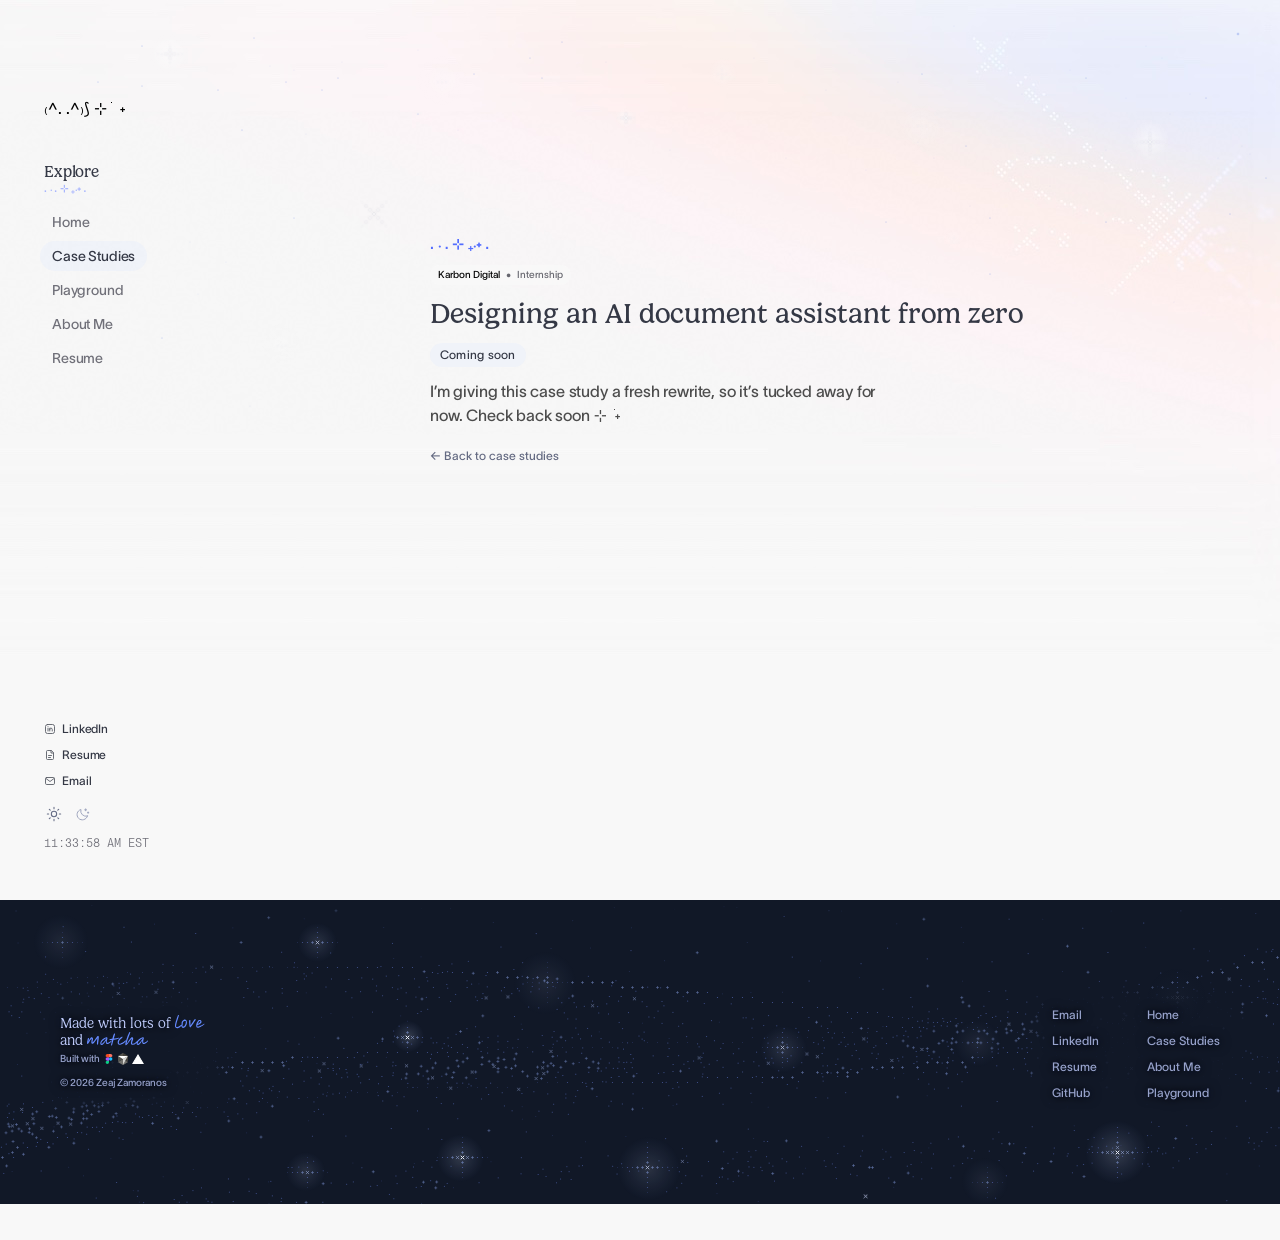
<file: soon-docufy.html>
<!doctype html>
<html lang="en">
<head>
  <meta charset="utf-8">
  <meta name="viewport" content="width=device-width, initial-scale=1">
  <meta http-equiv="Content-Security-Policy" content="default-src 'self'; script-src 'self'; style-src 'self' https://fonts.googleapis.com; font-src 'self' https://fonts.gstatic.com; img-src 'self'; connect-src 'none'; object-src 'none'; base-uri 'self'; form-action 'none'">
  <meta name="referrer" content="strict-origin-when-cross-origin">
  <title>Karbon Digital — Zeaj Zamoranos</title>
  <meta name="description" content="Karbon Digital case study by Zeaj Zamoranos: Designing an AI document assistant from zero. Coming soon.">
  <meta name="color-scheme" content="light dark">
  <link rel="icon" href="assets/favicon.svg" type="image/svg+xml">
  <!-- Sets the theme before first paint to avoid a light/dark flash. External file so the CSP needs no 'unsafe-inline'. -->
  <script src="js/theme-init.js?v=4"></script>
  <link rel="preconnect" href="https://fonts.googleapis.com">
  <link rel="preconnect" href="https://fonts.gstatic.com" crossorigin>
  <link rel="stylesheet" href="https://fonts.googleapis.com/css2?family=Arimo:wght@400;700&display=swap">
  <link rel="stylesheet" href="css/styles.css?v=40">
  <link rel="stylesheet" href="css/case-study.css?v=17">
</head>
<body>
  <a class="skip-link" href="#main">Skip to content</a>

  <div class="decor" aria-hidden="true">
    <div class="decor__light"></div>
    <div class="decor__dark"></div>
    <canvas class="decor__sky"></canvas>
    <div class="decor__ascii"></div>
  </div>

  <!-- Mobile top bar (shown below 810px) -->
  <header class="topbar">
    <a class="logo" href="./" aria-label="Zeaj Zamoranos — home">₍^. .^₎⟆ ⊹ ࣪ ˖</a>
    <button class="menu-button" type="button" aria-controls="sidebar" aria-expanded="false">
      <span class="visually-hidden" data-menu-label>Open menu</span>
      <svg class="icon icon--menu" width="24" height="24" viewBox="0 0 24 24" aria-hidden="true"><path d="M4 7h16M4 12h16M4 17h16"/></svg>
      <svg class="icon icon--close" width="24" height="24" viewBox="0 0 24 24" aria-hidden="true"><path d="M6 6l12 12M18 6L6 18"/></svg>
    </button>
  </header>

  <div class="page">
    <!-- Sidebar: fixed column on desktop/tablet, full-screen menu on mobile -->
    <nav class="sidebar" id="sidebar" aria-label="Main">
      <div class="sidebar__top">
        <a class="logo sidebar__logo" href="./" aria-label="Zeaj Zamoranos — home">₍^. .^₎⟆ ⊹ ࣪ ˖</a>
        <div class="sidebar__explore">
          <div class="sidebar__heading">
            <p class="sidebar__title">Explore</p>
            <p class="sparkle sparkle--small" aria-hidden="true">. ܁₊ ⊹ . ܁˖ .</p>
          </div>
          <ul class="nav-list">
            <li><a class="nav-link" href="./">Home</a></li>
            <li><a class="nav-link is-active" href="./#case-studies">Case Studies</a></li>
            <li><a class="nav-link" href="#" data-link="playground">Playground</a></li>
            <li><a class="nav-link" href="about.html">About Me</a></li>
            <li><a class="nav-link" href="#" data-link="resume">Resume</a></li>
          </ul>
        </div>
      </div>

      <div class="sidebar__bottom">
        <ul class="social-list">
          <li><a class="social-link" href="#" data-link="linkedin">
            <svg class="social-link__icon" width="12" height="12" viewBox="0 0 24 24" aria-hidden="true"><rect x="3" y="3" width="18" height="18" rx="4"/><path d="M8 10.5V16M8 7.5v.01M11.5 16v-5.5M11.5 13c0-1.7 1-2.7 2.5-2.7s2.5 1 2.5 2.7V16"/></svg>
            LinkedIn</a></li>
          <li><a class="social-link" href="#" data-link="resume">
            <svg class="social-link__icon" width="12" height="12" viewBox="0 0 24 24" aria-hidden="true"><path d="M14 3H7a2 2 0 0 0-2 2v14a2 2 0 0 0 2 2h10a2 2 0 0 0 2-2V8z"/><path d="M14 3v5h5M9 13h6M9 17h4"/></svg>
            Resume</a></li>
          <li><a class="social-link" href="#" data-email>
            <svg class="social-link__icon" width="12" height="12" viewBox="0 0 24 24" aria-hidden="true"><rect x="3" y="5" width="18" height="14" rx="2.5"/><path d="M4 7l8 6 8-6"/></svg>
            Email</a></li>
        </ul>
        <div class="theme-toggle" role="group" aria-label="Color theme">
          <button class="theme-toggle__btn" type="button" data-theme-choice="light" aria-pressed="true">
            <span class="visually-hidden">Light theme</span>
            <svg width="16" height="16" viewBox="0 0 24 24" aria-hidden="true"><circle cx="12" cy="12" r="4"/><path d="M12 2v2M12 20v2M4.93 4.93l1.41 1.41M17.66 17.66l1.41 1.41M2 12h2M20 12h2M4.93 19.07l1.41-1.41M17.66 6.34l1.41-1.41"/></svg>
          </button>
          <button class="theme-toggle__btn" type="button" data-theme-choice="dark" aria-pressed="false">
            <span class="visually-hidden">Dark theme</span>
            <svg width="15" height="15" viewBox="0 0 24 24" aria-hidden="true"><path d="M20 14.5A8.5 8.5 0 0 1 9.5 4a8.5 8.5 0 1 0 10.5 10.5z"/><path d="M17 3v3M15.5 4.5h3M21 8v2M20 9h2"/></svg>
          </button>
        </div>
        <p class="clock"><time data-clock>--:--:-- -- EST</time></p>
      </div>
    </nav>

    <main class="main main--soon" id="main">
      <section class="soon" aria-labelledby="soon-title">
        <p class="sparkle" aria-hidden="true">. ܁₊ ⊹ . ܁˖ .</p>
        <p class="case__tag"><span class="card__company">Karbon Digital</span><span class="card__type">Internship</span></p>
        <h1 class="soon__title" id="soon-title">Designing an AI document assistant from zero</h1>
        <p class="soon__badge">Coming soon</p>
        <p class="soon__text">I’m giving this case study a fresh rewrite, so it’s tucked away for now. Check back soon <span aria-hidden="true">⊹ ࣪ ˖</span></p>
        <a class="soon__back" href="./#case-studies"><span aria-hidden="true">←</span> Back to case studies</a>
      </section>
    </main>
  </div>

  <footer class="footer">
    <div class="footer__content">
      <div class="footer__name">
        <p class="footer__made">Made with lots of <span class="hand hand--accent"><span class="visually-hidden">love</span><svg class="hand__svg" width="43" height="24" viewBox="0 0 43 24" aria-hidden="true" focusable="false"><path d="M3.3 19C2.3 19 1.4 18.7 0.9 18C0.3 17.4 0 16.4 0 15.2C0 14.5 0.1 13.6 0.3 12.6C0.5 11.6 0.8 10.5 1.1 9.4C1.4 8.2 1.8 7.1 2.2 6C2.6 4.9 2.9 3.9 3.3 2.9C3.7 2 4 1.2 4.3 0.5C4.4 0.2 4.7 0 5 0C5.4 0 5.6 0.2 5.6 0.7C5.6 0.9 5.5 1.2 5.3 1.7C5.2 2.2 5 2.8 4.8 3.6C4.5 4.3 4.3 5.1 4 6C3.7 6.8 3.4 7.7 3.1 8.7C2.8 9.6 2.6 10.5 2.3 11.4C2.1 12.3 1.9 13.2 1.8 13.9C1.6 14.7 1.5 15.4 1.5 16C1.5 16.3 1.6 16.6 1.8 16.8C2 17 2.3 17.1 2.6 17.1C3.2 17.1 3.8 17 4.5 16.8C5.1 16.5 5.7 16.2 6.3 15.8C6.8 15.5 7.4 15.1 7.8 14.7C8.3 14.4 8.7 14.1 9 13.8C9.4 13.6 9.6 13.4 9.7 13.4C10 13.4 10.2 13.6 10.2 13.9C10.2 14 10.1 14.2 9.9 14.5C9.6 14.8 9.4 15.1 9 15.5C8.6 15.9 8.2 16.3 7.7 16.7C7.3 17.1 6.8 17.5 6.3 17.9C5.8 18.2 5.2 18.5 4.7 18.7C4.2 18.9 3.7 19 3.3 19ZM11.7 18.4C10.9 18.4 10.3 18.1 9.9 17.5C9.4 16.9 9.2 16.2 9.2 15.2C9.2 14.9 9.2 14.5 9.3 14.1C9.4 13.7 9.6 13.3 9.7 13C9.6 12.9 9.5 12.8 9.5 12.6C9.4 12.5 9.4 12.3 9.4 12C9.4 11.2 9.5 10.5 9.8 9.8C10.1 9.2 10.4 8.6 10.9 8.1C11.3 7.6 11.8 7.3 12.3 7C12.9 6.7 13.4 6.6 14 6.6C14.9 6.6 15.7 6.9 16.2 7.6C16.8 8.3 17.1 9.3 17.1 10.6C17.1 11.3 17 12 16.8 12.8C16.6 13.5 16.3 14.2 15.9 14.9C15.6 15.6 15.2 16.2 14.7 16.7C14.3 17.2 13.8 17.7 13.3 18C12.7 18.3 12.2 18.4 11.7 18.4ZM11 12.3C11.1 12.4 11.2 12.6 11.2 12.8C11.2 13 11.1 13.2 11 13.4C11 13.6 10.9 13.8 10.8 14.2C10.7 14.5 10.7 15 10.7 15.7C10.7 16.3 10.9 16.6 11.5 16.6C12 16.6 12.5 16.4 13 16C13.5 15.5 13.9 14.9 14.3 14.2C14.7 13.5 15 12.8 15.2 12C15.4 11.1 15.5 10.4 15.5 9.7C15.5 9.2 15.4 8.9 15.2 8.7C15 8.5 14.7 8.4 14.3 8.4C13.8 8.4 13.3 8.5 12.8 8.9C12.3 9.2 11.9 9.6 11.6 10.1C11.2 10.7 11.1 11.3 11.1 11.9C11.1 12.1 11.1 12.2 11 12.3ZM21.7 17.7C21.5 17.7 21.3 17.6 21.1 17.3C20.9 17 20.8 16.6 20.7 16.1C20.6 15.5 20.5 14.9 20.5 14.1C20.4 13.4 20.3 12.7 20.3 12C20.2 11.3 20.2 10.7 20.1 10.2C20.1 9.6 20.1 9.3 20.1 9.1C20.1 8.4 20.2 7.9 20.4 7.6C20.6 7.2 20.9 7 21.3 7C21.5 7 21.7 7.1 21.8 7.2C21.9 7.4 22 7.6 22 8.1C22 8.4 22 8.8 22 9.2C22 9.7 22 10.2 22 10.7C22.1 11.4 22.1 12.1 22.1 12.8C22.1 13.5 22.2 14.3 22.2 15C22.5 14.4 22.9 13.8 23.3 13.2C23.7 12.5 24.1 11.9 24.6 11.2C25 10.5 25.4 9.8 25.9 9.2C26.3 8.6 26.6 8 27 7.6C27.3 7.1 27.5 6.8 27.7 6.5C27.9 6.3 28.1 6.1 28.3 6C28.5 5.9 28.7 5.8 28.8 5.8C29 5.8 29.2 5.9 29.3 6C29.4 6.2 29.5 6.4 29.5 6.7C29.5 6.8 29.5 7 29.4 7.2C29.4 7.4 29.3 7.6 29.1 7.8C28.8 8.3 28.3 9 27.8 9.7C27.3 10.4 26.8 11.2 26.2 12C25.7 12.8 25.2 13.5 24.6 14.3C24.1 15 23.7 15.7 23.3 16.2C22.6 17.2 22.1 17.7 21.7 17.7ZM37.9 9.6C37.9 10 37.8 10.5 37.5 10.9C37.2 11.3 36.9 11.7 36.4 12C36 12.4 35.5 12.7 35 13.1C34.4 13.4 33.9 13.7 33.4 13.9C32.8 14.1 32.3 14.3 31.9 14.5C31.8 15 31.7 15.5 31.7 15.9C31.7 16.1 31.8 16.3 31.9 16.4C32 16.5 32.2 16.6 32.5 16.6C33 16.6 33.6 16.5 34.3 16.3C34.9 16.1 35.5 15.8 36.2 15.5C36.8 15.2 37.5 14.8 38.1 14.5C38.7 14.1 39.2 13.8 39.7 13.4C40.2 13.1 40.6 12.9 41 12.7C41.3 12.5 41.5 12.4 41.6 12.4C41.8 12.4 41.9 12.4 42 12.5C42.1 12.6 42.1 12.7 42.1 12.9C42.1 13 42 13.2 41.6 13.5C41.3 13.8 40.9 14.1 40.3 14.6C39.8 15 39.2 15.4 38.5 15.8C37.8 16.2 37.1 16.6 36.4 17C35.6 17.4 34.9 17.7 34.3 17.9C33.6 18.1 33 18.2 32.5 18.2C31.8 18.2 31.2 18 30.8 17.5C30.5 16.9 30.3 16.1 30.3 15C30.3 14.3 30.4 13.6 30.5 12.8C30.7 12.1 31 11.4 31.3 10.7C31.7 10 32.1 9.4 32.5 8.8C32.9 8.3 33.4 7.9 33.8 7.6C34.3 7.2 34.7 7.1 35.2 7.1C36 7.1 36.7 7.3 37.2 7.8C37.6 8.2 37.9 8.9 37.9 9.6ZM32.3 12.9C32.7 12.7 33.2 12.4 33.6 12.1C34 11.9 34.5 11.6 34.8 11.3C35.2 11 35.5 10.7 35.7 10.4C36 10 36.1 9.7 36.1 9.3C36.1 8.8 35.8 8.6 35.3 8.6C35 8.6 34.6 8.8 34.2 9.2C33.9 9.7 33.5 10.2 33.2 10.9C32.9 11.5 32.6 12.2 32.3 12.9Z"/></svg></span><br>and <span class="hand hand--accent"><span class="visually-hidden">matcha</span><svg class="hand__svg" width="88" height="24" viewBox="0 0 88 24" aria-hidden="true" focusable="false"><path d="M15.8 17.4C15.8 17.6 15.7 17.8 15.6 17.9C15.4 18.1 15.2 18.1 15 18.1C14.8 18.1 14.6 18 14.4 17.9C14.2 17.7 14.2 17.5 14.2 17.1C14.2 16.3 14.2 15.3 14.3 14.3C14.4 13.3 14.5 12.3 14.6 11.3C14.7 10.3 14.8 9.3 14.9 8.5C14.5 9.1 14 9.8 13.5 10.6C13 11.3 12.5 12.1 11.9 12.8C11.4 13.6 10.9 14.3 10.4 14.9C9.9 15.5 9.4 16 9 16.4C8.6 16.8 8.2 16.9 8 16.9C7.5 16.9 7.1 16.7 6.7 16.4C6.3 16 6.2 15.5 6.2 14.9C6.2 14.6 6.2 14.3 6.2 13.9C6.3 13.5 6.4 13 6.4 12.5C6.5 12.1 6.5 11.6 6.6 11.2C6.7 10.8 6.7 10.5 6.7 10.3C6.7 10.1 6.7 10 6.6 9.8C6.6 9.7 6.5 9.6 6.4 9.6C6.3 9.6 6 9.8 5.8 10.2C5.5 10.5 5.2 11 4.8 11.5C4.5 12 4.1 12.6 3.8 13.2C3.4 13.9 3.1 14.4 2.8 15C2.5 15.5 2.2 15.9 2 16.2C1.8 16.5 1.7 16.7 1.5 16.9C1.4 17 1.2 17.1 1 17.1C0.7 17.1 0.5 16.9 0.3 16.7C0.1 16.4 0 16.1 0 15.7C0 15.5 0 15.1 0.1 14.6C0.2 14.1 0.3 13.6 0.4 13C0.6 12.4 0.7 11.9 0.8 11.3C0.9 10.7 1 10.2 1.1 9.8C1.2 9.4 1.4 9.1 1.5 8.9C1.7 8.8 1.9 8.7 2.1 8.7C2.3 8.7 2.5 8.8 2.7 9C2.8 9.1 2.9 9.4 2.9 9.8C2.9 9.8 2.9 10 2.8 10.3C2.7 10.6 2.6 10.9 2.5 11.4C2.4 11.8 2.3 12.2 2.1 12.6C2 13.1 1.9 13.5 1.8 13.8C2.1 13.3 2.4 12.8 2.7 12.2C3.1 11.7 3.4 11.1 3.7 10.5C4.1 10 4.4 9.4 4.7 9C5.1 8.5 5.4 8.1 5.7 7.8C6 7.6 6.3 7.4 6.6 7.4C7 7.4 7.3 7.5 7.6 7.7C7.9 8 8.2 8.2 8.3 8.6C8.5 9 8.6 9.4 8.6 9.8C8.6 10.1 8.6 10.5 8.5 11.1C8.4 11.6 8.2 12.2 8.1 12.9C8 13.5 7.9 14.1 7.9 14.7C7.9 14.8 8 14.9 8 14.9C8.1 14.9 8.2 14.9 8.3 14.8C8.7 14.3 9.1 13.8 9.6 13.2C10 12.6 10.5 12 11 11.3C11.5 10.6 12 9.9 12.4 9.3C12.9 8.6 13.4 8 13.8 7.5C14.2 6.9 14.6 6.5 14.9 6.2C15.2 5.9 15.5 5.7 15.7 5.7C16.1 5.7 16.4 5.8 16.6 6C16.8 6.3 16.9 6.6 16.9 7.2C16.9 7.6 16.9 8.2 16.8 8.8C16.8 9.5 16.7 10.3 16.6 11.1C16.5 11.9 16.4 12.7 16.3 13.5C16.2 14.3 16.1 15 16 15.7C15.9 16.4 15.9 17 15.8 17.4ZM20.7 18.5C20.2 18.5 19.8 18.3 19.4 17.8C19.1 17.3 19 16.7 19 16C19 15.3 19.1 14.6 19.5 13.9C19.8 13.2 20.3 12.5 20.9 11.9C21.5 11.2 22.1 10.6 22.8 10.1C23.5 9.6 24.2 9.1 24.9 8.7C25.6 8.3 26.2 8 26.8 7.7C27.4 7.5 27.9 7.4 28.2 7.4C28.4 7.4 28.6 7.4 28.7 7.5C28.8 7.6 28.9 7.7 28.9 7.9C28.9 8 28.8 8.1 28.7 8.2C28.7 8.2 28.8 8.2 28.8 8.2C29.1 8.2 29.2 8.4 29.2 8.8C29.2 8.9 29.2 9.1 29.1 9.5C29 9.9 28.9 10.3 28.8 10.9C28.6 11.4 28.5 12 28.4 12.7C28.3 13.3 28.3 14 28.3 14.7C28.3 15.3 28.5 15.5 29 15.5C29.4 15.5 29.9 15.4 30.5 15.2C31 15 31.5 14.7 31.9 14.4C32.4 14 32.9 13.7 33.3 13.4C33.7 13.1 34 12.8 34.3 12.6C34.6 12.3 34.8 12.2 34.9 12.2C35 12.2 35.1 12.3 35.2 12.3C35.2 12.4 35.3 12.5 35.3 12.6C35.3 12.8 35.1 13 34.9 13.4C34.6 13.7 34.3 14.1 33.8 14.5C33.4 15 32.9 15.4 32.3 15.8C31.8 16.2 31.2 16.6 30.7 16.8C30.1 17.1 29.5 17.2 29 17.2C28.6 17.2 28.2 17.1 27.9 16.9C27.6 16.6 27.3 16.2 27.1 15.6C26.9 15 26.9 14.2 26.9 13.1V12.6C26.2 13.7 25.5 14.7 24.8 15.6C24.1 16.5 23.4 17.2 22.7 17.7C22 18.3 21.3 18.5 20.7 18.5ZM27.9 8.8C27.8 8.9 27.7 8.9 27.6 9C27 9.2 26.3 9.6 25.7 10C25 10.4 24.4 10.9 23.7 11.4C23.1 11.9 22.6 12.4 22.1 13C21.6 13.5 21.2 14.1 20.9 14.6C20.6 15.2 20.5 15.7 20.5 16.3C20.5 16.4 20.5 16.6 20.6 16.7C20.6 16.8 20.8 16.8 21 16.8C21.2 16.8 21.6 16.6 22 16.3C22.4 16 22.9 15.5 23.4 14.9C23.9 14.4 24.4 13.8 25 13.1C25.5 12.4 26 11.7 26.4 11C26.9 10.3 27.3 9.7 27.7 9.1C27.7 9 27.8 8.9 27.9 8.8ZM32.5 11.6C32.1 11.6 32 11.3 32 10.9C32 10.8 32.1 10.7 32.2 10.5C32.3 10.4 32.5 10.3 32.7 10.3C33.1 10.2 33.6 10.2 34.2 10.1C34.8 10 35.5 9.9 36.2 9.8C36.3 9.1 36.5 8.4 36.7 7.7C36.9 7 37.1 6.3 37.3 5.6C37.5 4.9 37.8 4.3 38 3.7C38.3 3.2 38.6 2.7 38.8 2.4C39 2.3 39.1 2.2 39.2 2.1C39.4 2 39.5 2 39.6 2C39.7 2 39.9 2.1 40 2.2C40.1 2.4 40.2 2.6 40.2 2.8C40.2 2.9 40.2 3 40.1 3.1C39.8 3.8 39.6 4.8 39.3 5.9C38.9 7 38.6 8.1 38.3 9.4C39.5 9.2 40.7 9 42 8.8C43.2 8.6 44.2 8.4 45.1 8.2C45.4 8.1 45.6 8.1 45.7 8.2C45.8 8.4 45.9 8.5 45.9 8.7C45.9 8.9 45.9 9 45.8 9.1C45.7 9.2 45.6 9.3 45.5 9.3L45.4 9.4C45.2 9.5 44.8 9.6 44.2 9.7C43.7 9.9 43.1 10 42.4 10.2C41.7 10.3 41 10.5 40.2 10.6C39.4 10.8 38.6 10.9 37.9 11C37.6 12.2 37.3 13.4 36.9 14.6C36.6 15.9 36.3 17.1 36 18.3C35.9 18.7 35.7 19 35.6 19.2C35.4 19.3 35.2 19.4 35 19.4C34.8 19.4 34.6 19.3 34.5 19.1C34.3 19 34.3 18.6 34.4 18.1L35.9 11.3C35.1 11.4 34.4 11.5 33.8 11.6C33.2 11.6 32.7 11.6 32.5 11.6ZM47 18.3C46.4 18.3 45.8 18.1 45.3 17.8C44.8 17.5 44.5 17.1 44.2 16.7C44 16.2 43.8 15.7 43.8 15.2C43.8 14.1 44 13.1 44.4 12.3C44.8 11.4 45.2 10.6 45.8 9.9C46.4 9.2 47 8.6 47.6 8.1C48.2 7.7 48.7 7.3 49.2 7.1C49.7 6.8 50.1 6.7 50.3 6.7C50.7 6.7 50.9 6.9 50.9 7.3C50.9 7.5 50.8 7.8 50.5 8C50.3 8.3 49.9 8.6 49.5 8.9C49.1 9.3 48.7 9.7 48.2 10.1C47.7 10.5 47.3 11 46.9 11.6C46.5 12.1 46.1 12.7 45.9 13.4C45.6 14 45.5 14.7 45.5 15.5C45.5 16.3 45.8 16.7 46.4 16.7C47 16.7 47.7 16.6 48.3 16.4C48.9 16.2 49.6 15.9 50.2 15.5C50.8 15.1 51.4 14.7 52 14.3C52.5 13.9 53.1 13.6 53.5 13.2C54 12.8 54.4 12.5 54.7 12.3C55 12.1 55.3 12 55.4 12C55.7 12 55.8 12.1 55.8 12.4C55.8 12.6 55.6 12.9 55.3 13.3C55 13.7 54.6 14.1 54.1 14.5C53.6 15 53 15.4 52.3 15.9C51.7 16.3 51.1 16.7 50.4 17.1C49.8 17.4 49.1 17.7 48.5 18C47.9 18.2 47.4 18.3 47 18.3ZM55.7 18.9C55.4 18.9 55.2 18.8 55 18.6C54.9 18.5 54.8 18.1 54.8 17.4C54.8 16.8 54.9 16 55.1 15.1C55.3 14.1 55.6 13 56 11.8C56.3 10.7 56.7 9.4 57.2 8.2C57.6 6.9 58.1 5.6 58.6 4.4C59.1 3.2 59.6 2 60.1 1C60.2 0.6 60.4 0.4 60.6 0.2C60.8 0.1 61 0 61.3 0C61.4 0 61.6 0.1 61.7 0.2C61.8 0.3 61.9 0.4 61.9 0.6C61.9 0.7 61.8 1 61.6 1.4C61.5 1.9 61.2 2.4 61 3.2C60.7 3.9 60.4 4.7 60 5.6C59.7 6.5 59.3 7.4 59 8.4C58.6 9.4 58.3 10.4 57.9 11.4C57.6 12.4 57.3 13.3 57.1 14.2C56.9 15.1 56.7 15.9 56.7 16.7C57 16.3 57.3 15.8 57.8 15.2C58.2 14.6 58.6 13.9 59.1 13.2C59.5 12.5 60 11.9 60.5 11.2C61 10.5 61.4 9.9 61.9 9.3C62.4 8.8 62.8 8.3 63.2 8C63.6 7.6 64 7.5 64.3 7.5C64.8 7.5 65.2 7.6 65.5 7.9C65.8 8.2 66 8.8 66 9.5C66 9.9 65.9 10.3 65.8 10.9C65.6 11.5 65.4 12 65.2 12.7C65 13.3 64.9 13.9 64.7 14.4C64.5 15 64.5 15.5 64.5 15.9C64.5 16.4 64.7 16.7 65.1 16.7C65.7 16.7 66.4 16.5 67 16.3C67.7 16 68.3 15.6 68.9 15.2C69.5 14.8 70 14.4 70.5 13.9C71 13.5 71.4 13.1 71.8 12.8C72.1 12.5 72.4 12.3 72.7 12.3C73 12.3 73.2 12.5 73.2 12.8C73.2 12.9 73.2 13 73.1 13.1C73.1 13.3 73 13.4 72.8 13.6C72.6 13.8 72.3 14.2 71.9 14.5C71.5 14.9 71 15.3 70.5 15.8C70 16.2 69.5 16.6 68.9 17C68.3 17.4 67.7 17.7 67 18C66.4 18.2 65.8 18.3 65.2 18.3C64.4 18.3 63.8 18.1 63.4 17.7C62.9 17.2 62.7 16.6 62.7 15.7C62.7 15.2 62.8 14.6 63 13.9C63.1 13.2 63.3 12.4 63.6 11.6C63.8 10.8 64.1 10 64.3 9.2C63.9 9.5 63.4 10 62.9 10.6C62.4 11.1 61.9 11.8 61.4 12.5C60.8 13.2 60.3 14 59.7 14.7C59.2 15.5 58.7 16.2 58.2 16.8C57.7 17.4 57.2 17.9 56.8 18.3C56.4 18.7 56 18.9 55.7 18.9ZM72.7 18.5C72.2 18.5 71.8 18.3 71.4 17.8C71.1 17.3 70.9 16.7 70.9 16C70.9 15.3 71.1 14.6 71.5 13.9C71.8 13.2 72.3 12.5 72.9 11.9C73.5 11.2 74.1 10.6 74.8 10.1C75.5 9.6 76.2 9.1 76.9 8.7C77.6 8.3 78.2 8 78.8 7.7C79.4 7.5 79.9 7.4 80.2 7.4C80.4 7.4 80.6 7.4 80.7 7.5C80.8 7.6 80.9 7.7 80.9 7.9C80.9 8 80.8 8.1 80.7 8.2C80.7 8.2 80.8 8.2 80.8 8.2C81.1 8.2 81.2 8.4 81.2 8.8C81.2 8.9 81.2 9.1 81.1 9.5C81 9.9 80.9 10.3 80.7 10.9C80.6 11.4 80.5 12 80.4 12.7C80.3 13.3 80.3 14 80.3 14.7C80.3 15.3 80.5 15.5 80.9 15.5C81.4 15.5 81.9 15.4 82.4 15.2C83 15 83.4 14.7 83.9 14.4C84.4 14 84.8 13.7 85.2 13.4C85.6 13.1 86 12.8 86.3 12.6C86.5 12.3 86.7 12.2 86.9 12.2C87 12.2 87.1 12.3 87.1 12.3C87.2 12.4 87.3 12.5 87.3 12.6C87.3 12.8 87.1 13 86.9 13.4C86.6 13.7 86.2 14.1 85.8 14.5C85.4 15 84.9 15.4 84.3 15.8C83.8 16.2 83.2 16.6 82.6 16.8C82.1 17.1 81.5 17.2 81 17.2C80.6 17.2 80.2 17.1 79.9 16.9C79.6 16.6 79.3 16.2 79.1 15.6C78.9 15 78.8 14.2 78.8 13.1V12.6C78.2 13.7 77.5 14.7 76.8 15.6C76.1 16.5 75.4 17.2 74.7 17.7C74 18.3 73.3 18.5 72.7 18.5ZM79.8 8.8C79.8 8.9 79.7 8.9 79.6 9C79 9.2 78.3 9.6 77.6 10C77 10.4 76.4 10.9 75.7 11.4C75.1 11.9 74.6 12.4 74.1 13C73.6 13.5 73.2 14.1 72.9 14.6C72.6 15.2 72.4 15.7 72.4 16.3C72.4 16.4 72.5 16.6 72.5 16.7C72.6 16.8 72.8 16.8 72.9 16.8C73.2 16.8 73.6 16.6 74 16.3C74.4 16 74.9 15.5 75.4 14.9C75.9 14.4 76.4 13.8 76.9 13.1C77.5 12.4 78 11.7 78.4 11C78.9 10.3 79.3 9.7 79.7 9.1C79.7 9 79.8 8.9 79.8 8.8Z"/></svg></span></p>
        <p class="footer__built">Built with
          <img src="assets/figma-logo.svg" alt="Figma" width="10" height="10">
          <img src="assets/cube.svg" alt="Cursor" width="10" height="12">
          <img src="assets/triangle.svg" alt="Vercel" width="12" height="10">
        </p>
        <p class="footer__copy">© <span data-year>2026</span> Zeaj Zamoranos</p>
      </div>
      <canvas class="footer__sky" aria-hidden="true"></canvas>
      <div class="footer__links">
        <ul aria-label="Contact">
          <li><a href="#" data-email>Email</a></li>
          <li><a href="#" data-link="linkedin">LinkedIn</a></li>
          <li><a href="#" data-link="resume">Resume</a></li>
          <li><a href="#" data-link="github">GitHub</a></li>
        </ul>
        <ul aria-label="Site">
          <li><a href="./">Home</a></li>
          <li><a href="./#case-studies">Case Studies</a></li>
          <li><a href="about.html">About Me</a></li>
          <li><a href="#" data-link="playground">Playground</a></li>
        </ul>
      </div>
    </div>
  </footer>

  <script src="js/config.js?v=12"></script>
  <script src="js/main.js?v=11"></script>
  <script src="js/sky.js?v=8"></script>
  <script src="js/ascii-twinkle.js"></script>
  <script src="js/reveal.js?v=4"></script>
  <script src="js/nebula.js?v=8"></script>
</body>
</html>
</file>
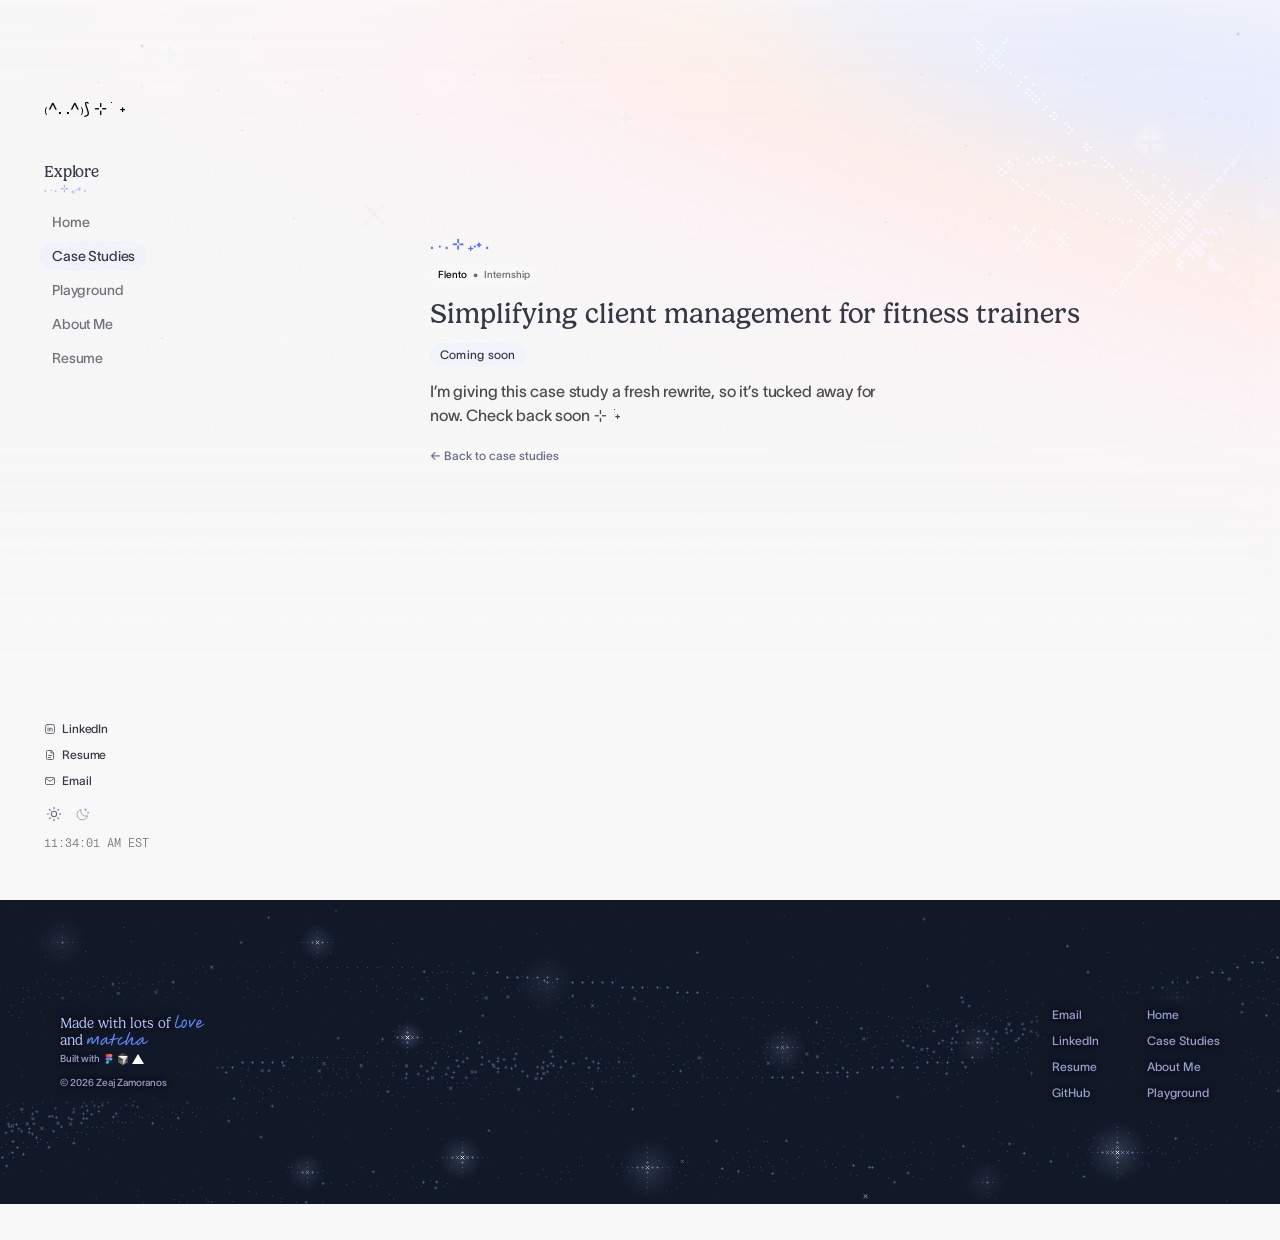
<file: soon-flento.html>
<!doctype html>
<html lang="en">
<head>
  <meta charset="utf-8">
  <meta name="viewport" content="width=device-width, initial-scale=1">
  <meta http-equiv="Content-Security-Policy" content="default-src 'self'; script-src 'self'; style-src 'self' https://fonts.googleapis.com; font-src 'self' https://fonts.gstatic.com; img-src 'self'; connect-src 'none'; object-src 'none'; base-uri 'self'; form-action 'none'">
  <meta name="referrer" content="strict-origin-when-cross-origin">
  <title>Flento — Zeaj Zamoranos</title>
  <meta name="description" content="Flento case study by Zeaj Zamoranos: Simplifying client management for fitness trainers. Coming soon.">
  <meta name="color-scheme" content="light dark">
  <link rel="icon" href="assets/favicon.svg" type="image/svg+xml">
  <!-- Sets the theme before first paint to avoid a light/dark flash. External file so the CSP needs no 'unsafe-inline'. -->
  <script src="js/theme-init.js?v=4"></script>
  <link rel="preconnect" href="https://fonts.googleapis.com">
  <link rel="preconnect" href="https://fonts.gstatic.com" crossorigin>
  <link rel="stylesheet" href="https://fonts.googleapis.com/css2?family=Arimo:wght@400;700&display=swap">
  <link rel="stylesheet" href="css/styles.css?v=40">
  <link rel="stylesheet" href="css/case-study.css?v=17">
</head>
<body>
  <a class="skip-link" href="#main">Skip to content</a>

  <div class="decor" aria-hidden="true">
    <div class="decor__light"></div>
    <div class="decor__dark"></div>
    <canvas class="decor__sky"></canvas>
    <div class="decor__ascii"></div>
  </div>

  <!-- Mobile top bar (shown below 810px) -->
  <header class="topbar">
    <a class="logo" href="./" aria-label="Zeaj Zamoranos — home">₍^. .^₎⟆ ⊹ ࣪ ˖</a>
    <button class="menu-button" type="button" aria-controls="sidebar" aria-expanded="false">
      <span class="visually-hidden" data-menu-label>Open menu</span>
      <svg class="icon icon--menu" width="24" height="24" viewBox="0 0 24 24" aria-hidden="true"><path d="M4 7h16M4 12h16M4 17h16"/></svg>
      <svg class="icon icon--close" width="24" height="24" viewBox="0 0 24 24" aria-hidden="true"><path d="M6 6l12 12M18 6L6 18"/></svg>
    </button>
  </header>

  <div class="page">
    <!-- Sidebar: fixed column on desktop/tablet, full-screen menu on mobile -->
    <nav class="sidebar" id="sidebar" aria-label="Main">
      <div class="sidebar__top">
        <a class="logo sidebar__logo" href="./" aria-label="Zeaj Zamoranos — home">₍^. .^₎⟆ ⊹ ࣪ ˖</a>
        <div class="sidebar__explore">
          <div class="sidebar__heading">
            <p class="sidebar__title">Explore</p>
            <p class="sparkle sparkle--small" aria-hidden="true">. ܁₊ ⊹ . ܁˖ .</p>
          </div>
          <ul class="nav-list">
            <li><a class="nav-link" href="./">Home</a></li>
            <li><a class="nav-link is-active" href="./#case-studies">Case Studies</a></li>
            <li><a class="nav-link" href="#" data-link="playground">Playground</a></li>
            <li><a class="nav-link" href="about.html">About Me</a></li>
            <li><a class="nav-link" href="#" data-link="resume">Resume</a></li>
          </ul>
        </div>
      </div>

      <div class="sidebar__bottom">
        <ul class="social-list">
          <li><a class="social-link" href="#" data-link="linkedin">
            <svg class="social-link__icon" width="12" height="12" viewBox="0 0 24 24" aria-hidden="true"><rect x="3" y="3" width="18" height="18" rx="4"/><path d="M8 10.5V16M8 7.5v.01M11.5 16v-5.5M11.5 13c0-1.7 1-2.7 2.5-2.7s2.5 1 2.5 2.7V16"/></svg>
            LinkedIn</a></li>
          <li><a class="social-link" href="#" data-link="resume">
            <svg class="social-link__icon" width="12" height="12" viewBox="0 0 24 24" aria-hidden="true"><path d="M14 3H7a2 2 0 0 0-2 2v14a2 2 0 0 0 2 2h10a2 2 0 0 0 2-2V8z"/><path d="M14 3v5h5M9 13h6M9 17h4"/></svg>
            Resume</a></li>
          <li><a class="social-link" href="#" data-email>
            <svg class="social-link__icon" width="12" height="12" viewBox="0 0 24 24" aria-hidden="true"><rect x="3" y="5" width="18" height="14" rx="2.5"/><path d="M4 7l8 6 8-6"/></svg>
            Email</a></li>
        </ul>
        <div class="theme-toggle" role="group" aria-label="Color theme">
          <button class="theme-toggle__btn" type="button" data-theme-choice="light" aria-pressed="true">
            <span class="visually-hidden">Light theme</span>
            <svg width="16" height="16" viewBox="0 0 24 24" aria-hidden="true"><circle cx="12" cy="12" r="4"/><path d="M12 2v2M12 20v2M4.93 4.93l1.41 1.41M17.66 17.66l1.41 1.41M2 12h2M20 12h2M4.93 19.07l1.41-1.41M17.66 6.34l1.41-1.41"/></svg>
          </button>
          <button class="theme-toggle__btn" type="button" data-theme-choice="dark" aria-pressed="false">
            <span class="visually-hidden">Dark theme</span>
            <svg width="15" height="15" viewBox="0 0 24 24" aria-hidden="true"><path d="M20 14.5A8.5 8.5 0 0 1 9.5 4a8.5 8.5 0 1 0 10.5 10.5z"/><path d="M17 3v3M15.5 4.5h3M21 8v2M20 9h2"/></svg>
          </button>
        </div>
        <p class="clock"><time data-clock>--:--:-- -- EST</time></p>
      </div>
    </nav>

    <main class="main main--soon" id="main">
      <section class="soon" aria-labelledby="soon-title">
        <p class="sparkle" aria-hidden="true">. ܁₊ ⊹ . ܁˖ .</p>
        <p class="case__tag"><span class="card__company">Flento</span><span class="card__type">Internship</span></p>
        <h1 class="soon__title" id="soon-title">Simplifying client management for fitness trainers</h1>
        <p class="soon__badge">Coming soon</p>
        <p class="soon__text">I’m giving this case study a fresh rewrite, so it’s tucked away for now. Check back soon <span aria-hidden="true">⊹ ࣪ ˖</span></p>
        <a class="soon__back" href="./#case-studies"><span aria-hidden="true">←</span> Back to case studies</a>
      </section>
    </main>
  </div>

  <footer class="footer">
    <div class="footer__content">
      <div class="footer__name">
        <p class="footer__made">Made with lots of <span class="hand hand--accent"><span class="visually-hidden">love</span><svg class="hand__svg" width="43" height="24" viewBox="0 0 43 24" aria-hidden="true" focusable="false"><path d="M3.3 19C2.3 19 1.4 18.7 0.9 18C0.3 17.4 0 16.4 0 15.2C0 14.5 0.1 13.6 0.3 12.6C0.5 11.6 0.8 10.5 1.1 9.4C1.4 8.2 1.8 7.1 2.2 6C2.6 4.9 2.9 3.9 3.3 2.9C3.7 2 4 1.2 4.3 0.5C4.4 0.2 4.7 0 5 0C5.4 0 5.6 0.2 5.6 0.7C5.6 0.9 5.5 1.2 5.3 1.7C5.2 2.2 5 2.8 4.8 3.6C4.5 4.3 4.3 5.1 4 6C3.7 6.8 3.4 7.7 3.1 8.7C2.8 9.6 2.6 10.5 2.3 11.4C2.1 12.3 1.9 13.2 1.8 13.9C1.6 14.7 1.5 15.4 1.5 16C1.5 16.3 1.6 16.6 1.8 16.8C2 17 2.3 17.1 2.6 17.1C3.2 17.1 3.8 17 4.5 16.8C5.1 16.5 5.7 16.2 6.3 15.8C6.8 15.5 7.4 15.1 7.8 14.7C8.3 14.4 8.7 14.1 9 13.8C9.4 13.6 9.6 13.4 9.7 13.4C10 13.4 10.2 13.6 10.2 13.9C10.2 14 10.1 14.2 9.9 14.5C9.6 14.8 9.4 15.1 9 15.5C8.6 15.9 8.2 16.3 7.7 16.7C7.3 17.1 6.8 17.5 6.3 17.9C5.8 18.2 5.2 18.5 4.7 18.7C4.2 18.9 3.7 19 3.3 19ZM11.7 18.4C10.9 18.4 10.3 18.1 9.9 17.5C9.4 16.9 9.2 16.2 9.2 15.2C9.2 14.9 9.2 14.5 9.3 14.1C9.4 13.7 9.6 13.3 9.7 13C9.6 12.9 9.5 12.8 9.5 12.6C9.4 12.5 9.4 12.3 9.4 12C9.4 11.2 9.5 10.5 9.8 9.8C10.1 9.2 10.4 8.6 10.9 8.1C11.3 7.6 11.8 7.3 12.3 7C12.9 6.7 13.4 6.6 14 6.6C14.9 6.6 15.7 6.9 16.2 7.6C16.8 8.3 17.1 9.3 17.1 10.6C17.1 11.3 17 12 16.8 12.8C16.6 13.5 16.3 14.2 15.9 14.9C15.6 15.6 15.2 16.2 14.7 16.7C14.3 17.2 13.8 17.7 13.3 18C12.7 18.3 12.2 18.4 11.7 18.4ZM11 12.3C11.1 12.4 11.2 12.6 11.2 12.8C11.2 13 11.1 13.2 11 13.4C11 13.6 10.9 13.8 10.8 14.2C10.7 14.5 10.7 15 10.7 15.7C10.7 16.3 10.9 16.6 11.5 16.6C12 16.6 12.5 16.4 13 16C13.5 15.5 13.9 14.9 14.3 14.2C14.7 13.5 15 12.8 15.2 12C15.4 11.1 15.5 10.4 15.5 9.7C15.5 9.2 15.4 8.9 15.2 8.7C15 8.5 14.7 8.4 14.3 8.4C13.8 8.4 13.3 8.5 12.8 8.9C12.3 9.2 11.9 9.6 11.6 10.1C11.2 10.7 11.1 11.3 11.1 11.9C11.1 12.1 11.1 12.2 11 12.3ZM21.7 17.7C21.5 17.7 21.3 17.6 21.1 17.3C20.9 17 20.8 16.6 20.7 16.1C20.6 15.5 20.5 14.9 20.5 14.1C20.4 13.4 20.3 12.7 20.3 12C20.2 11.3 20.2 10.7 20.1 10.2C20.1 9.6 20.1 9.3 20.1 9.1C20.1 8.4 20.2 7.9 20.4 7.6C20.6 7.2 20.9 7 21.3 7C21.5 7 21.7 7.1 21.8 7.2C21.9 7.4 22 7.6 22 8.1C22 8.4 22 8.8 22 9.2C22 9.7 22 10.2 22 10.7C22.1 11.4 22.1 12.1 22.1 12.8C22.1 13.5 22.2 14.3 22.2 15C22.5 14.4 22.9 13.8 23.3 13.2C23.7 12.5 24.1 11.9 24.6 11.2C25 10.5 25.4 9.8 25.9 9.2C26.3 8.6 26.6 8 27 7.6C27.3 7.1 27.5 6.8 27.7 6.5C27.9 6.3 28.1 6.1 28.3 6C28.5 5.9 28.7 5.8 28.8 5.8C29 5.8 29.2 5.9 29.3 6C29.4 6.2 29.5 6.4 29.5 6.7C29.5 6.8 29.5 7 29.4 7.2C29.4 7.4 29.3 7.6 29.1 7.8C28.8 8.3 28.3 9 27.8 9.7C27.3 10.4 26.8 11.2 26.2 12C25.7 12.8 25.2 13.5 24.6 14.3C24.1 15 23.7 15.7 23.3 16.2C22.6 17.2 22.1 17.7 21.7 17.7ZM37.9 9.6C37.9 10 37.8 10.5 37.5 10.9C37.2 11.3 36.9 11.7 36.4 12C36 12.4 35.5 12.7 35 13.1C34.4 13.4 33.9 13.7 33.4 13.9C32.8 14.1 32.3 14.3 31.9 14.5C31.8 15 31.7 15.5 31.7 15.9C31.7 16.1 31.8 16.3 31.9 16.4C32 16.5 32.2 16.6 32.5 16.6C33 16.6 33.6 16.5 34.3 16.3C34.9 16.1 35.5 15.8 36.2 15.5C36.8 15.2 37.5 14.8 38.1 14.5C38.7 14.1 39.2 13.8 39.7 13.4C40.2 13.1 40.6 12.9 41 12.7C41.3 12.5 41.5 12.4 41.6 12.4C41.8 12.4 41.9 12.4 42 12.5C42.1 12.6 42.1 12.7 42.1 12.9C42.1 13 42 13.2 41.6 13.5C41.3 13.8 40.9 14.1 40.3 14.6C39.8 15 39.2 15.4 38.5 15.8C37.8 16.2 37.1 16.6 36.4 17C35.6 17.4 34.9 17.7 34.3 17.9C33.6 18.1 33 18.2 32.5 18.2C31.8 18.2 31.2 18 30.8 17.5C30.5 16.9 30.3 16.1 30.3 15C30.3 14.3 30.4 13.6 30.5 12.8C30.7 12.1 31 11.4 31.3 10.7C31.7 10 32.1 9.4 32.5 8.8C32.9 8.3 33.4 7.9 33.8 7.6C34.3 7.2 34.7 7.1 35.2 7.1C36 7.1 36.7 7.3 37.2 7.8C37.6 8.2 37.9 8.9 37.9 9.6ZM32.3 12.9C32.7 12.7 33.2 12.4 33.6 12.1C34 11.9 34.5 11.6 34.8 11.3C35.2 11 35.5 10.7 35.7 10.4C36 10 36.1 9.7 36.1 9.3C36.1 8.8 35.8 8.6 35.3 8.6C35 8.6 34.6 8.8 34.2 9.2C33.9 9.7 33.5 10.2 33.2 10.9C32.9 11.5 32.6 12.2 32.3 12.9Z"/></svg></span><br>and <span class="hand hand--accent"><span class="visually-hidden">matcha</span><svg class="hand__svg" width="88" height="24" viewBox="0 0 88 24" aria-hidden="true" focusable="false"><path d="M15.8 17.4C15.8 17.6 15.7 17.8 15.6 17.9C15.4 18.1 15.2 18.1 15 18.1C14.8 18.1 14.6 18 14.4 17.9C14.2 17.7 14.2 17.5 14.2 17.1C14.2 16.3 14.2 15.3 14.3 14.3C14.4 13.3 14.5 12.3 14.6 11.3C14.7 10.3 14.8 9.3 14.9 8.5C14.5 9.1 14 9.8 13.5 10.6C13 11.3 12.5 12.1 11.9 12.8C11.4 13.6 10.9 14.3 10.4 14.9C9.9 15.5 9.4 16 9 16.4C8.6 16.8 8.2 16.9 8 16.9C7.5 16.9 7.1 16.7 6.7 16.4C6.3 16 6.2 15.5 6.2 14.9C6.2 14.6 6.2 14.3 6.2 13.9C6.3 13.5 6.4 13 6.4 12.5C6.5 12.1 6.5 11.6 6.6 11.2C6.7 10.8 6.7 10.5 6.7 10.3C6.7 10.1 6.7 10 6.6 9.8C6.6 9.7 6.5 9.6 6.4 9.6C6.3 9.6 6 9.8 5.8 10.2C5.5 10.5 5.2 11 4.8 11.5C4.5 12 4.1 12.6 3.8 13.2C3.4 13.9 3.1 14.4 2.8 15C2.5 15.5 2.2 15.9 2 16.2C1.8 16.5 1.7 16.7 1.5 16.9C1.4 17 1.2 17.1 1 17.1C0.7 17.1 0.5 16.9 0.3 16.7C0.1 16.4 0 16.1 0 15.7C0 15.5 0 15.1 0.1 14.6C0.2 14.1 0.3 13.6 0.4 13C0.6 12.4 0.7 11.9 0.8 11.3C0.9 10.7 1 10.2 1.1 9.8C1.2 9.4 1.4 9.1 1.5 8.9C1.7 8.8 1.9 8.7 2.1 8.7C2.3 8.7 2.5 8.8 2.7 9C2.8 9.1 2.9 9.4 2.9 9.8C2.9 9.8 2.9 10 2.8 10.3C2.7 10.6 2.6 10.9 2.5 11.4C2.4 11.8 2.3 12.2 2.1 12.6C2 13.1 1.9 13.5 1.8 13.8C2.1 13.3 2.4 12.8 2.7 12.2C3.1 11.7 3.4 11.1 3.7 10.5C4.1 10 4.4 9.4 4.7 9C5.1 8.5 5.4 8.1 5.7 7.8C6 7.6 6.3 7.4 6.6 7.4C7 7.4 7.3 7.5 7.6 7.7C7.9 8 8.2 8.2 8.3 8.6C8.5 9 8.6 9.4 8.6 9.8C8.6 10.1 8.6 10.5 8.5 11.1C8.4 11.6 8.2 12.2 8.1 12.9C8 13.5 7.9 14.1 7.9 14.7C7.9 14.8 8 14.9 8 14.9C8.1 14.9 8.2 14.9 8.3 14.8C8.7 14.3 9.1 13.8 9.6 13.2C10 12.6 10.5 12 11 11.3C11.5 10.6 12 9.9 12.4 9.3C12.9 8.6 13.4 8 13.8 7.5C14.2 6.9 14.6 6.5 14.9 6.2C15.2 5.9 15.5 5.7 15.7 5.7C16.1 5.7 16.4 5.8 16.6 6C16.8 6.3 16.9 6.6 16.9 7.2C16.9 7.6 16.9 8.2 16.8 8.8C16.8 9.5 16.7 10.3 16.6 11.1C16.5 11.9 16.4 12.7 16.3 13.5C16.2 14.3 16.1 15 16 15.7C15.9 16.4 15.9 17 15.8 17.4ZM20.7 18.5C20.2 18.5 19.8 18.3 19.4 17.8C19.1 17.3 19 16.7 19 16C19 15.3 19.1 14.6 19.5 13.9C19.8 13.2 20.3 12.5 20.9 11.9C21.5 11.2 22.1 10.6 22.8 10.1C23.5 9.6 24.2 9.1 24.9 8.7C25.6 8.3 26.2 8 26.8 7.7C27.4 7.5 27.9 7.4 28.2 7.4C28.4 7.4 28.6 7.4 28.7 7.5C28.8 7.6 28.9 7.7 28.9 7.9C28.9 8 28.8 8.1 28.7 8.2C28.7 8.2 28.8 8.2 28.8 8.2C29.1 8.2 29.2 8.4 29.2 8.8C29.2 8.9 29.2 9.1 29.1 9.5C29 9.9 28.9 10.3 28.8 10.9C28.6 11.4 28.5 12 28.4 12.7C28.3 13.3 28.3 14 28.3 14.7C28.3 15.3 28.5 15.5 29 15.5C29.4 15.5 29.9 15.4 30.5 15.2C31 15 31.5 14.7 31.9 14.4C32.4 14 32.9 13.7 33.3 13.4C33.7 13.1 34 12.8 34.3 12.6C34.6 12.3 34.8 12.2 34.9 12.2C35 12.2 35.1 12.3 35.2 12.3C35.2 12.4 35.3 12.5 35.3 12.6C35.3 12.8 35.1 13 34.9 13.4C34.6 13.7 34.3 14.1 33.8 14.5C33.4 15 32.9 15.4 32.3 15.8C31.8 16.2 31.2 16.6 30.7 16.8C30.1 17.1 29.5 17.2 29 17.2C28.6 17.2 28.2 17.1 27.9 16.9C27.6 16.6 27.3 16.2 27.1 15.6C26.9 15 26.9 14.2 26.9 13.1V12.6C26.2 13.7 25.5 14.7 24.8 15.6C24.1 16.5 23.4 17.2 22.7 17.7C22 18.3 21.3 18.5 20.7 18.5ZM27.9 8.8C27.8 8.9 27.7 8.9 27.6 9C27 9.2 26.3 9.6 25.7 10C25 10.4 24.4 10.9 23.7 11.4C23.1 11.9 22.6 12.4 22.1 13C21.6 13.5 21.2 14.1 20.9 14.6C20.6 15.2 20.5 15.7 20.5 16.3C20.5 16.4 20.5 16.6 20.6 16.7C20.6 16.8 20.8 16.8 21 16.8C21.2 16.8 21.6 16.6 22 16.3C22.4 16 22.9 15.5 23.4 14.9C23.9 14.4 24.4 13.8 25 13.1C25.5 12.4 26 11.7 26.4 11C26.9 10.3 27.3 9.7 27.7 9.1C27.7 9 27.8 8.9 27.9 8.8ZM32.5 11.6C32.1 11.6 32 11.3 32 10.9C32 10.8 32.1 10.7 32.2 10.5C32.3 10.4 32.5 10.3 32.7 10.3C33.1 10.2 33.6 10.2 34.2 10.1C34.8 10 35.5 9.9 36.2 9.8C36.3 9.1 36.5 8.4 36.7 7.7C36.9 7 37.1 6.3 37.3 5.6C37.5 4.9 37.8 4.3 38 3.7C38.3 3.2 38.6 2.7 38.8 2.4C39 2.3 39.1 2.2 39.2 2.1C39.4 2 39.5 2 39.6 2C39.7 2 39.9 2.1 40 2.2C40.1 2.4 40.2 2.6 40.2 2.8C40.2 2.9 40.2 3 40.1 3.1C39.8 3.8 39.6 4.8 39.3 5.9C38.9 7 38.6 8.1 38.3 9.4C39.5 9.2 40.7 9 42 8.8C43.2 8.6 44.2 8.4 45.1 8.2C45.4 8.1 45.6 8.1 45.7 8.2C45.8 8.4 45.9 8.5 45.9 8.7C45.9 8.9 45.9 9 45.8 9.1C45.7 9.2 45.6 9.3 45.5 9.3L45.4 9.4C45.2 9.5 44.8 9.6 44.2 9.7C43.7 9.9 43.1 10 42.4 10.2C41.7 10.3 41 10.5 40.2 10.6C39.4 10.8 38.6 10.9 37.9 11C37.6 12.2 37.3 13.4 36.9 14.6C36.6 15.9 36.3 17.1 36 18.3C35.9 18.7 35.7 19 35.6 19.2C35.4 19.3 35.2 19.4 35 19.4C34.8 19.4 34.6 19.3 34.5 19.1C34.3 19 34.3 18.6 34.4 18.1L35.9 11.3C35.1 11.4 34.4 11.5 33.8 11.6C33.2 11.6 32.7 11.6 32.5 11.6ZM47 18.3C46.4 18.3 45.8 18.1 45.3 17.8C44.8 17.5 44.5 17.1 44.2 16.7C44 16.2 43.8 15.7 43.8 15.2C43.8 14.1 44 13.1 44.4 12.3C44.8 11.4 45.2 10.6 45.8 9.9C46.4 9.2 47 8.6 47.6 8.1C48.2 7.7 48.7 7.3 49.2 7.1C49.7 6.8 50.1 6.7 50.3 6.7C50.7 6.7 50.9 6.9 50.9 7.3C50.9 7.5 50.8 7.8 50.5 8C50.3 8.3 49.9 8.6 49.5 8.9C49.1 9.3 48.7 9.7 48.2 10.1C47.7 10.5 47.3 11 46.9 11.6C46.5 12.1 46.1 12.7 45.9 13.4C45.6 14 45.5 14.7 45.5 15.5C45.5 16.3 45.8 16.7 46.4 16.7C47 16.7 47.7 16.6 48.3 16.4C48.9 16.2 49.6 15.9 50.2 15.5C50.8 15.1 51.4 14.7 52 14.3C52.5 13.9 53.1 13.6 53.5 13.2C54 12.8 54.4 12.5 54.7 12.3C55 12.1 55.3 12 55.4 12C55.7 12 55.8 12.1 55.8 12.4C55.8 12.6 55.6 12.9 55.3 13.3C55 13.7 54.6 14.1 54.1 14.5C53.6 15 53 15.4 52.3 15.9C51.7 16.3 51.1 16.7 50.4 17.1C49.8 17.4 49.1 17.7 48.5 18C47.9 18.2 47.4 18.3 47 18.3ZM55.7 18.9C55.4 18.9 55.2 18.8 55 18.6C54.9 18.5 54.8 18.1 54.8 17.4C54.8 16.8 54.9 16 55.1 15.1C55.3 14.1 55.6 13 56 11.8C56.3 10.7 56.7 9.4 57.2 8.2C57.6 6.9 58.1 5.6 58.6 4.4C59.1 3.2 59.6 2 60.1 1C60.2 0.6 60.4 0.4 60.6 0.2C60.8 0.1 61 0 61.3 0C61.4 0 61.6 0.1 61.7 0.2C61.8 0.3 61.9 0.4 61.9 0.6C61.9 0.7 61.8 1 61.6 1.4C61.5 1.9 61.2 2.4 61 3.2C60.7 3.9 60.4 4.7 60 5.6C59.7 6.5 59.3 7.4 59 8.4C58.6 9.4 58.3 10.4 57.9 11.4C57.6 12.4 57.3 13.3 57.1 14.2C56.9 15.1 56.7 15.9 56.7 16.7C57 16.3 57.3 15.8 57.8 15.2C58.2 14.6 58.6 13.9 59.1 13.2C59.5 12.5 60 11.9 60.5 11.2C61 10.5 61.4 9.9 61.9 9.3C62.4 8.8 62.8 8.3 63.2 8C63.6 7.6 64 7.5 64.3 7.5C64.8 7.5 65.2 7.6 65.5 7.9C65.8 8.2 66 8.8 66 9.5C66 9.9 65.9 10.3 65.8 10.9C65.6 11.5 65.4 12 65.2 12.7C65 13.3 64.9 13.9 64.7 14.4C64.5 15 64.5 15.5 64.5 15.9C64.5 16.4 64.7 16.7 65.1 16.7C65.7 16.7 66.4 16.5 67 16.3C67.7 16 68.3 15.6 68.9 15.2C69.5 14.8 70 14.4 70.5 13.9C71 13.5 71.4 13.1 71.8 12.8C72.1 12.5 72.4 12.3 72.7 12.3C73 12.3 73.2 12.5 73.2 12.8C73.2 12.9 73.2 13 73.1 13.1C73.1 13.3 73 13.4 72.8 13.6C72.6 13.8 72.3 14.2 71.9 14.5C71.5 14.9 71 15.3 70.5 15.8C70 16.2 69.5 16.6 68.9 17C68.3 17.4 67.7 17.7 67 18C66.4 18.2 65.8 18.3 65.2 18.3C64.4 18.3 63.8 18.1 63.4 17.7C62.9 17.2 62.7 16.6 62.7 15.7C62.7 15.2 62.8 14.6 63 13.9C63.1 13.2 63.3 12.4 63.6 11.6C63.8 10.8 64.1 10 64.3 9.2C63.9 9.5 63.4 10 62.9 10.6C62.4 11.1 61.9 11.8 61.4 12.5C60.8 13.2 60.3 14 59.7 14.7C59.2 15.5 58.7 16.2 58.2 16.8C57.7 17.4 57.2 17.9 56.8 18.3C56.4 18.7 56 18.9 55.7 18.9ZM72.7 18.5C72.2 18.5 71.8 18.3 71.4 17.8C71.1 17.3 70.9 16.7 70.9 16C70.9 15.3 71.1 14.6 71.5 13.9C71.8 13.2 72.3 12.5 72.9 11.9C73.5 11.2 74.1 10.6 74.8 10.1C75.5 9.6 76.2 9.1 76.9 8.7C77.6 8.3 78.2 8 78.8 7.7C79.4 7.5 79.9 7.4 80.2 7.4C80.4 7.4 80.6 7.4 80.7 7.5C80.8 7.6 80.9 7.7 80.9 7.9C80.9 8 80.8 8.1 80.7 8.2C80.7 8.2 80.8 8.2 80.8 8.2C81.1 8.2 81.2 8.4 81.2 8.8C81.2 8.9 81.2 9.1 81.1 9.5C81 9.9 80.9 10.3 80.7 10.9C80.6 11.4 80.5 12 80.4 12.7C80.3 13.3 80.3 14 80.3 14.7C80.3 15.3 80.5 15.5 80.9 15.5C81.4 15.5 81.9 15.4 82.4 15.2C83 15 83.4 14.7 83.9 14.4C84.4 14 84.8 13.7 85.2 13.4C85.6 13.1 86 12.8 86.3 12.6C86.5 12.3 86.7 12.2 86.9 12.2C87 12.2 87.1 12.3 87.1 12.3C87.2 12.4 87.3 12.5 87.3 12.6C87.3 12.8 87.1 13 86.9 13.4C86.6 13.7 86.2 14.1 85.8 14.5C85.4 15 84.9 15.4 84.3 15.8C83.8 16.2 83.2 16.6 82.6 16.8C82.1 17.1 81.5 17.2 81 17.2C80.6 17.2 80.2 17.1 79.9 16.9C79.6 16.6 79.3 16.2 79.1 15.6C78.9 15 78.8 14.2 78.8 13.1V12.6C78.2 13.7 77.5 14.7 76.8 15.6C76.1 16.5 75.4 17.2 74.7 17.7C74 18.3 73.3 18.5 72.7 18.5ZM79.8 8.8C79.8 8.9 79.7 8.9 79.6 9C79 9.2 78.3 9.6 77.6 10C77 10.4 76.4 10.9 75.7 11.4C75.1 11.9 74.6 12.4 74.1 13C73.6 13.5 73.2 14.1 72.9 14.6C72.6 15.2 72.4 15.7 72.4 16.3C72.4 16.4 72.5 16.6 72.5 16.7C72.6 16.8 72.8 16.8 72.9 16.8C73.2 16.8 73.6 16.6 74 16.3C74.4 16 74.9 15.5 75.4 14.9C75.9 14.4 76.4 13.8 76.9 13.1C77.5 12.4 78 11.7 78.4 11C78.9 10.3 79.3 9.7 79.7 9.1C79.7 9 79.8 8.9 79.8 8.8Z"/></svg></span></p>
        <p class="footer__built">Built with
          <img src="assets/figma-logo.svg" alt="Figma" width="10" height="10">
          <img src="assets/cube.svg" alt="Cursor" width="10" height="12">
          <img src="assets/triangle.svg" alt="Vercel" width="12" height="10">
        </p>
        <p class="footer__copy">© <span data-year>2026</span> Zeaj Zamoranos</p>
      </div>
      <canvas class="footer__sky" aria-hidden="true"></canvas>
      <div class="footer__links">
        <ul aria-label="Contact">
          <li><a href="#" data-email>Email</a></li>
          <li><a href="#" data-link="linkedin">LinkedIn</a></li>
          <li><a href="#" data-link="resume">Resume</a></li>
          <li><a href="#" data-link="github">GitHub</a></li>
        </ul>
        <ul aria-label="Site">
          <li><a href="./">Home</a></li>
          <li><a href="./#case-studies">Case Studies</a></li>
          <li><a href="about.html">About Me</a></li>
          <li><a href="#" data-link="playground">Playground</a></li>
        </ul>
      </div>
    </div>
  </footer>

  <script src="js/config.js?v=12"></script>
  <script src="js/main.js?v=11"></script>
  <script src="js/sky.js?v=8"></script>
  <script src="js/ascii-twinkle.js"></script>
  <script src="js/reveal.js?v=4"></script>
  <script src="js/nebula.js?v=8"></script>
</body>
</html>
</file>
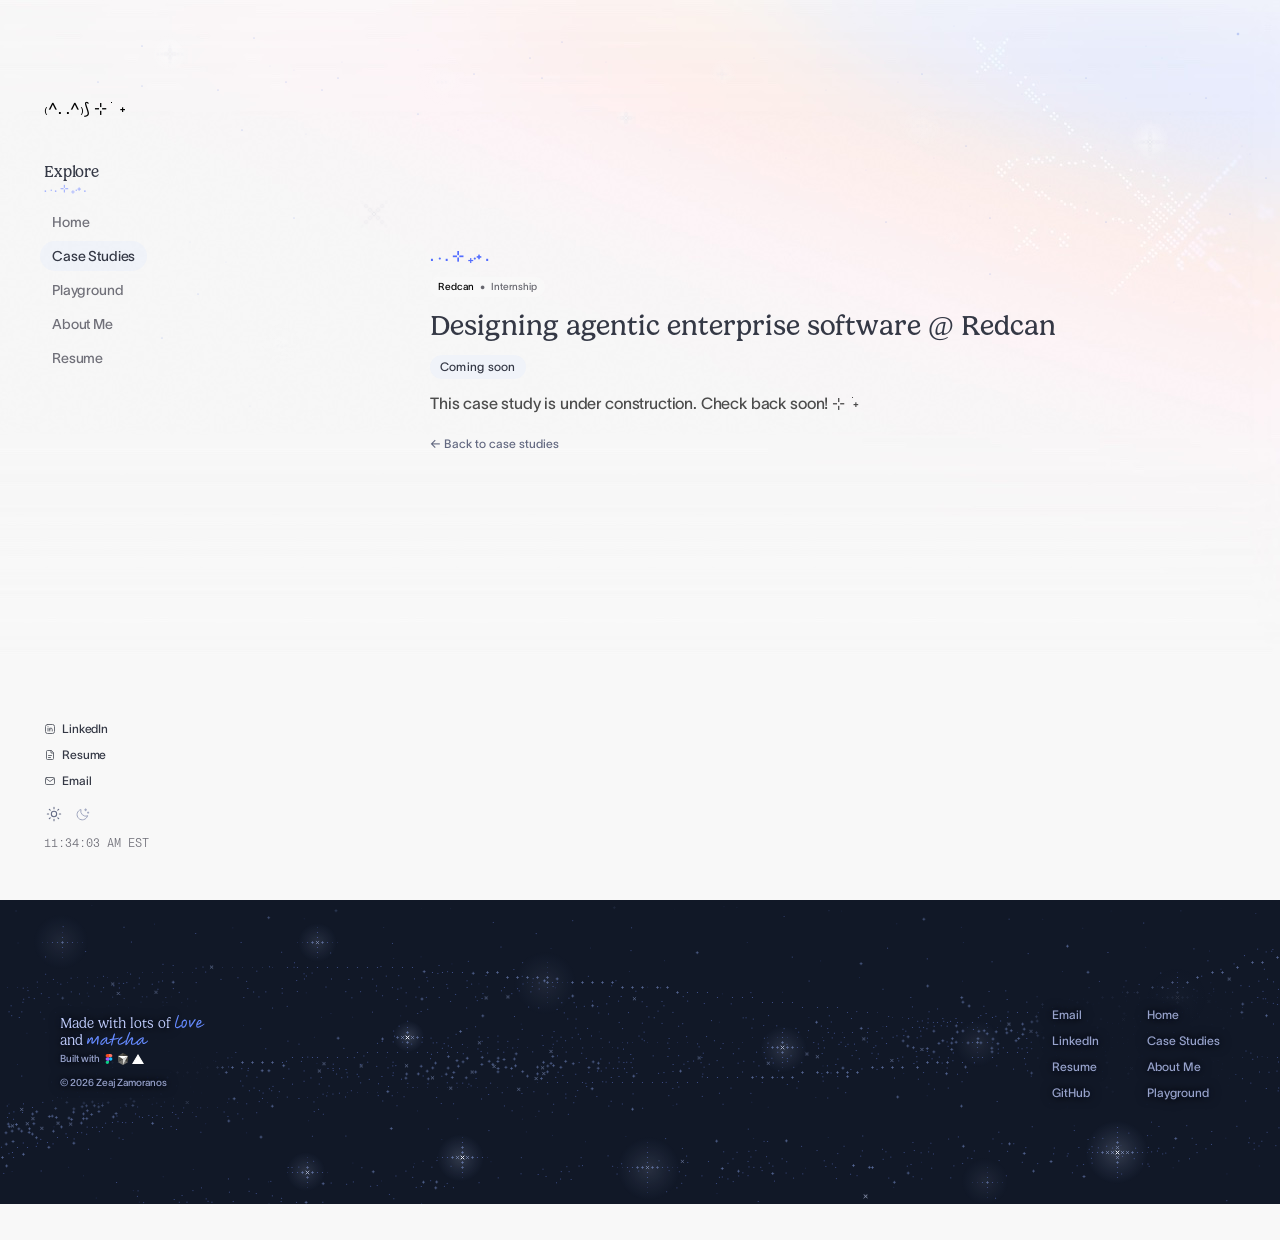
<file: soon-redcan.html>
<!doctype html>
<html lang="en">
<head>
  <meta charset="utf-8">
  <meta name="viewport" content="width=device-width, initial-scale=1">
  <meta http-equiv="Content-Security-Policy" content="default-src 'self'; script-src 'self'; style-src 'self' https://fonts.googleapis.com; font-src 'self' https://fonts.gstatic.com; img-src 'self'; connect-src 'none'; object-src 'none'; base-uri 'self'; form-action 'none'">
  <meta name="referrer" content="strict-origin-when-cross-origin">
  <title>Redcan — Zeaj Zamoranos</title>
  <meta name="description" content="Redcan case study by Zeaj Zamoranos: Designing agentic enterprise software. Coming soon.">
  <meta name="color-scheme" content="light dark">
  <link rel="icon" href="assets/favicon.svg" type="image/svg+xml">
  <!-- Sets the theme before first paint to avoid a light/dark flash. External file so the CSP needs no 'unsafe-inline'. -->
  <script src="js/theme-init.js?v=4"></script>
  <link rel="preconnect" href="https://fonts.googleapis.com">
  <link rel="preconnect" href="https://fonts.gstatic.com" crossorigin>
  <link rel="stylesheet" href="https://fonts.googleapis.com/css2?family=Arimo:wght@400;700&display=swap">
  <link rel="stylesheet" href="css/styles.css?v=40">
  <link rel="stylesheet" href="css/case-study.css?v=17">
</head>
<body>
  <a class="skip-link" href="#main">Skip to content</a>

  <div class="decor" aria-hidden="true">
    <div class="decor__light"></div>
    <div class="decor__dark"></div>
    <canvas class="decor__sky"></canvas>
    <div class="decor__ascii"></div>
  </div>

  <!-- Mobile top bar (shown below 810px) -->
  <header class="topbar">
    <a class="logo" href="./" aria-label="Zeaj Zamoranos — home">₍^. .^₎⟆ ⊹ ࣪ ˖</a>
    <button class="menu-button" type="button" aria-controls="sidebar" aria-expanded="false">
      <span class="visually-hidden" data-menu-label>Open menu</span>
      <svg class="icon icon--menu" width="24" height="24" viewBox="0 0 24 24" aria-hidden="true"><path d="M4 7h16M4 12h16M4 17h16"/></svg>
      <svg class="icon icon--close" width="24" height="24" viewBox="0 0 24 24" aria-hidden="true"><path d="M6 6l12 12M18 6L6 18"/></svg>
    </button>
  </header>

  <div class="page">
    <!-- Sidebar: fixed column on desktop/tablet, full-screen menu on mobile -->
    <nav class="sidebar" id="sidebar" aria-label="Main">
      <div class="sidebar__top">
        <a class="logo sidebar__logo" href="./" aria-label="Zeaj Zamoranos — home">₍^. .^₎⟆ ⊹ ࣪ ˖</a>
        <div class="sidebar__explore">
          <div class="sidebar__heading">
            <p class="sidebar__title">Explore</p>
            <p class="sparkle sparkle--small" aria-hidden="true">. ܁₊ ⊹ . ܁˖ .</p>
          </div>
          <ul class="nav-list">
            <li><a class="nav-link" href="./">Home</a></li>
            <li><a class="nav-link is-active" href="./#case-studies">Case Studies</a></li>
            <li><a class="nav-link" href="#" data-link="playground">Playground</a></li>
            <li><a class="nav-link" href="about.html">About Me</a></li>
            <li><a class="nav-link" href="#" data-link="resume">Resume</a></li>
          </ul>
        </div>
      </div>

      <div class="sidebar__bottom">
        <ul class="social-list">
          <li><a class="social-link" href="#" data-link="linkedin">
            <svg class="social-link__icon" width="12" height="12" viewBox="0 0 24 24" aria-hidden="true"><rect x="3" y="3" width="18" height="18" rx="4"/><path d="M8 10.5V16M8 7.5v.01M11.5 16v-5.5M11.5 13c0-1.7 1-2.7 2.5-2.7s2.5 1 2.5 2.7V16"/></svg>
            LinkedIn</a></li>
          <li><a class="social-link" href="#" data-link="resume">
            <svg class="social-link__icon" width="12" height="12" viewBox="0 0 24 24" aria-hidden="true"><path d="M14 3H7a2 2 0 0 0-2 2v14a2 2 0 0 0 2 2h10a2 2 0 0 0 2-2V8z"/><path d="M14 3v5h5M9 13h6M9 17h4"/></svg>
            Resume</a></li>
          <li><a class="social-link" href="#" data-email>
            <svg class="social-link__icon" width="12" height="12" viewBox="0 0 24 24" aria-hidden="true"><rect x="3" y="5" width="18" height="14" rx="2.5"/><path d="M4 7l8 6 8-6"/></svg>
            Email</a></li>
        </ul>
        <div class="theme-toggle" role="group" aria-label="Color theme">
          <button class="theme-toggle__btn" type="button" data-theme-choice="light" aria-pressed="true">
            <span class="visually-hidden">Light theme</span>
            <svg width="16" height="16" viewBox="0 0 24 24" aria-hidden="true"><circle cx="12" cy="12" r="4"/><path d="M12 2v2M12 20v2M4.93 4.93l1.41 1.41M17.66 17.66l1.41 1.41M2 12h2M20 12h2M4.93 19.07l1.41-1.41M17.66 6.34l1.41-1.41"/></svg>
          </button>
          <button class="theme-toggle__btn" type="button" data-theme-choice="dark" aria-pressed="false">
            <span class="visually-hidden">Dark theme</span>
            <svg width="15" height="15" viewBox="0 0 24 24" aria-hidden="true"><path d="M20 14.5A8.5 8.5 0 0 1 9.5 4a8.5 8.5 0 1 0 10.5 10.5z"/><path d="M17 3v3M15.5 4.5h3M21 8v2M20 9h2"/></svg>
          </button>
        </div>
        <p class="clock"><time data-clock>--:--:-- -- EST</time></p>
      </div>
    </nav>

    <main class="main main--soon" id="main">
      <section class="soon" aria-labelledby="soon-title">
        <p class="sparkle" aria-hidden="true">. ܁₊ ⊹ . ܁˖ .</p>
        <p class="case__tag"><span class="card__company">Redcan</span><span class="card__type">Internship</span></p>
        <h1 class="soon__title" id="soon-title">Designing agentic enterprise software @ Redcan</h1>
        <p class="soon__badge">Coming soon</p>
        <p class="soon__text">This case study is under construction. Check back soon! <span aria-hidden="true">⊹ ࣪ ˖</span></p>
        <a class="soon__back" href="./#case-studies"><span aria-hidden="true">←</span> Back to case studies</a>
      </section>
    </main>
  </div>

  <footer class="footer">
    <div class="footer__content">
      <div class="footer__name">
        <p class="footer__made">Made with lots of <span class="hand hand--accent"><span class="visually-hidden">love</span><svg class="hand__svg" width="43" height="24" viewBox="0 0 43 24" aria-hidden="true" focusable="false"><path d="M3.3 19C2.3 19 1.4 18.7 0.9 18C0.3 17.4 0 16.4 0 15.2C0 14.5 0.1 13.6 0.3 12.6C0.5 11.6 0.8 10.5 1.1 9.4C1.4 8.2 1.8 7.1 2.2 6C2.6 4.9 2.9 3.9 3.3 2.9C3.7 2 4 1.2 4.3 0.5C4.4 0.2 4.7 0 5 0C5.4 0 5.6 0.2 5.6 0.7C5.6 0.9 5.5 1.2 5.3 1.7C5.2 2.2 5 2.8 4.8 3.6C4.5 4.3 4.3 5.1 4 6C3.7 6.8 3.4 7.7 3.1 8.7C2.8 9.6 2.6 10.5 2.3 11.4C2.1 12.3 1.9 13.2 1.8 13.9C1.6 14.7 1.5 15.4 1.5 16C1.5 16.3 1.6 16.6 1.8 16.8C2 17 2.3 17.1 2.6 17.1C3.2 17.1 3.8 17 4.5 16.8C5.1 16.5 5.7 16.2 6.3 15.8C6.8 15.5 7.4 15.1 7.8 14.7C8.3 14.4 8.7 14.1 9 13.8C9.4 13.6 9.6 13.4 9.7 13.4C10 13.4 10.2 13.6 10.2 13.9C10.2 14 10.1 14.2 9.9 14.5C9.6 14.8 9.4 15.1 9 15.5C8.6 15.9 8.2 16.3 7.7 16.7C7.3 17.1 6.8 17.5 6.3 17.9C5.8 18.2 5.2 18.5 4.7 18.7C4.2 18.9 3.7 19 3.3 19ZM11.7 18.4C10.9 18.4 10.3 18.1 9.9 17.5C9.4 16.9 9.2 16.2 9.2 15.2C9.2 14.9 9.2 14.5 9.3 14.1C9.4 13.7 9.6 13.3 9.7 13C9.6 12.9 9.5 12.8 9.5 12.6C9.4 12.5 9.4 12.3 9.4 12C9.4 11.2 9.5 10.5 9.8 9.8C10.1 9.2 10.4 8.6 10.9 8.1C11.3 7.6 11.8 7.3 12.3 7C12.9 6.7 13.4 6.6 14 6.6C14.9 6.6 15.7 6.9 16.2 7.6C16.8 8.3 17.1 9.3 17.1 10.6C17.1 11.3 17 12 16.8 12.8C16.6 13.5 16.3 14.2 15.9 14.9C15.6 15.6 15.2 16.2 14.7 16.7C14.3 17.2 13.8 17.7 13.3 18C12.7 18.3 12.2 18.4 11.7 18.4ZM11 12.3C11.1 12.4 11.2 12.6 11.2 12.8C11.2 13 11.1 13.2 11 13.4C11 13.6 10.9 13.8 10.8 14.2C10.7 14.5 10.7 15 10.7 15.7C10.7 16.3 10.9 16.6 11.5 16.6C12 16.6 12.5 16.4 13 16C13.5 15.5 13.9 14.9 14.3 14.2C14.7 13.5 15 12.8 15.2 12C15.4 11.1 15.5 10.4 15.5 9.7C15.5 9.2 15.4 8.9 15.2 8.7C15 8.5 14.7 8.4 14.3 8.4C13.8 8.4 13.3 8.5 12.8 8.9C12.3 9.2 11.9 9.6 11.6 10.1C11.2 10.7 11.1 11.3 11.1 11.9C11.1 12.1 11.1 12.2 11 12.3ZM21.7 17.7C21.5 17.7 21.3 17.6 21.1 17.3C20.9 17 20.8 16.6 20.7 16.1C20.6 15.5 20.5 14.9 20.5 14.1C20.4 13.4 20.3 12.7 20.3 12C20.2 11.3 20.2 10.7 20.1 10.2C20.1 9.6 20.1 9.3 20.1 9.1C20.1 8.4 20.2 7.9 20.4 7.6C20.6 7.2 20.9 7 21.3 7C21.5 7 21.7 7.1 21.8 7.2C21.9 7.4 22 7.6 22 8.1C22 8.4 22 8.8 22 9.2C22 9.7 22 10.2 22 10.7C22.1 11.4 22.1 12.1 22.1 12.8C22.1 13.5 22.2 14.3 22.2 15C22.5 14.4 22.9 13.8 23.3 13.2C23.7 12.5 24.1 11.9 24.6 11.2C25 10.5 25.4 9.8 25.9 9.2C26.3 8.6 26.6 8 27 7.6C27.3 7.1 27.5 6.8 27.7 6.5C27.9 6.3 28.1 6.1 28.3 6C28.5 5.9 28.7 5.8 28.8 5.8C29 5.8 29.2 5.9 29.3 6C29.4 6.2 29.5 6.4 29.5 6.7C29.5 6.8 29.5 7 29.4 7.2C29.4 7.4 29.3 7.6 29.1 7.8C28.8 8.3 28.3 9 27.8 9.7C27.3 10.4 26.8 11.2 26.2 12C25.7 12.8 25.2 13.5 24.6 14.3C24.1 15 23.7 15.7 23.3 16.2C22.6 17.2 22.1 17.7 21.7 17.7ZM37.9 9.6C37.9 10 37.8 10.5 37.5 10.9C37.2 11.3 36.9 11.7 36.4 12C36 12.4 35.5 12.7 35 13.1C34.4 13.4 33.9 13.7 33.4 13.9C32.8 14.1 32.3 14.3 31.9 14.5C31.8 15 31.7 15.5 31.7 15.9C31.7 16.1 31.8 16.3 31.9 16.4C32 16.5 32.2 16.6 32.5 16.6C33 16.6 33.6 16.5 34.3 16.3C34.9 16.1 35.5 15.8 36.2 15.5C36.8 15.2 37.5 14.8 38.1 14.5C38.7 14.1 39.2 13.8 39.7 13.4C40.2 13.1 40.6 12.9 41 12.7C41.3 12.5 41.5 12.4 41.6 12.4C41.8 12.4 41.9 12.4 42 12.5C42.1 12.6 42.1 12.7 42.1 12.9C42.1 13 42 13.2 41.6 13.5C41.3 13.8 40.9 14.1 40.3 14.6C39.8 15 39.2 15.4 38.5 15.8C37.8 16.2 37.1 16.6 36.4 17C35.6 17.4 34.9 17.7 34.3 17.9C33.6 18.1 33 18.2 32.5 18.2C31.8 18.2 31.2 18 30.8 17.5C30.5 16.9 30.3 16.1 30.3 15C30.3 14.3 30.4 13.6 30.5 12.8C30.7 12.1 31 11.4 31.3 10.7C31.7 10 32.1 9.4 32.5 8.8C32.9 8.3 33.4 7.9 33.8 7.6C34.3 7.2 34.7 7.1 35.2 7.1C36 7.1 36.7 7.3 37.2 7.8C37.6 8.2 37.9 8.9 37.9 9.6ZM32.3 12.9C32.7 12.7 33.2 12.4 33.6 12.1C34 11.9 34.5 11.6 34.8 11.3C35.2 11 35.5 10.7 35.7 10.4C36 10 36.1 9.7 36.1 9.3C36.1 8.8 35.8 8.6 35.3 8.6C35 8.6 34.6 8.8 34.2 9.2C33.9 9.7 33.5 10.2 33.2 10.9C32.9 11.5 32.6 12.2 32.3 12.9Z"/></svg></span><br>and <span class="hand hand--accent"><span class="visually-hidden">matcha</span><svg class="hand__svg" width="88" height="24" viewBox="0 0 88 24" aria-hidden="true" focusable="false"><path d="M15.8 17.4C15.8 17.6 15.7 17.8 15.6 17.9C15.4 18.1 15.2 18.1 15 18.1C14.8 18.1 14.6 18 14.4 17.9C14.2 17.7 14.2 17.5 14.2 17.1C14.2 16.3 14.2 15.3 14.3 14.3C14.4 13.3 14.5 12.3 14.6 11.3C14.7 10.3 14.8 9.3 14.9 8.5C14.5 9.1 14 9.8 13.5 10.6C13 11.3 12.5 12.1 11.9 12.8C11.4 13.6 10.9 14.3 10.4 14.9C9.9 15.5 9.4 16 9 16.4C8.6 16.8 8.2 16.9 8 16.9C7.5 16.9 7.1 16.7 6.7 16.4C6.3 16 6.2 15.5 6.2 14.9C6.2 14.6 6.2 14.3 6.2 13.9C6.3 13.5 6.4 13 6.4 12.5C6.5 12.1 6.5 11.6 6.6 11.2C6.7 10.8 6.7 10.5 6.7 10.3C6.7 10.1 6.7 10 6.6 9.8C6.6 9.7 6.5 9.6 6.4 9.6C6.3 9.6 6 9.8 5.8 10.2C5.5 10.5 5.2 11 4.8 11.5C4.5 12 4.1 12.6 3.8 13.2C3.4 13.9 3.1 14.4 2.8 15C2.5 15.5 2.2 15.9 2 16.2C1.8 16.5 1.7 16.7 1.5 16.9C1.4 17 1.2 17.1 1 17.1C0.7 17.1 0.5 16.9 0.3 16.7C0.1 16.4 0 16.1 0 15.7C0 15.5 0 15.1 0.1 14.6C0.2 14.1 0.3 13.6 0.4 13C0.6 12.4 0.7 11.9 0.8 11.3C0.9 10.7 1 10.2 1.1 9.8C1.2 9.4 1.4 9.1 1.5 8.9C1.7 8.8 1.9 8.7 2.1 8.7C2.3 8.7 2.5 8.8 2.7 9C2.8 9.1 2.9 9.4 2.9 9.8C2.9 9.8 2.9 10 2.8 10.3C2.7 10.6 2.6 10.9 2.5 11.4C2.4 11.8 2.3 12.2 2.1 12.6C2 13.1 1.9 13.5 1.8 13.8C2.1 13.3 2.4 12.8 2.7 12.2C3.1 11.7 3.4 11.1 3.7 10.5C4.1 10 4.4 9.4 4.7 9C5.1 8.5 5.4 8.1 5.7 7.8C6 7.6 6.3 7.4 6.6 7.4C7 7.4 7.3 7.5 7.6 7.7C7.9 8 8.2 8.2 8.3 8.6C8.5 9 8.6 9.4 8.6 9.8C8.6 10.1 8.6 10.5 8.5 11.1C8.4 11.6 8.2 12.2 8.1 12.9C8 13.5 7.9 14.1 7.9 14.7C7.9 14.8 8 14.9 8 14.9C8.1 14.9 8.2 14.9 8.3 14.8C8.7 14.3 9.1 13.8 9.6 13.2C10 12.6 10.5 12 11 11.3C11.5 10.6 12 9.9 12.4 9.3C12.9 8.6 13.4 8 13.8 7.5C14.2 6.9 14.6 6.5 14.9 6.2C15.2 5.9 15.5 5.7 15.7 5.7C16.1 5.7 16.4 5.8 16.6 6C16.8 6.3 16.9 6.6 16.9 7.2C16.9 7.6 16.9 8.2 16.8 8.8C16.8 9.5 16.7 10.3 16.6 11.1C16.5 11.9 16.4 12.7 16.3 13.5C16.2 14.3 16.1 15 16 15.7C15.9 16.4 15.9 17 15.8 17.4ZM20.7 18.5C20.2 18.5 19.8 18.3 19.4 17.8C19.1 17.3 19 16.7 19 16C19 15.3 19.1 14.6 19.5 13.9C19.8 13.2 20.3 12.5 20.9 11.9C21.5 11.2 22.1 10.6 22.8 10.1C23.5 9.6 24.2 9.1 24.9 8.7C25.6 8.3 26.2 8 26.8 7.7C27.4 7.5 27.9 7.4 28.2 7.4C28.4 7.4 28.6 7.4 28.7 7.5C28.8 7.6 28.9 7.7 28.9 7.9C28.9 8 28.8 8.1 28.7 8.2C28.7 8.2 28.8 8.2 28.8 8.2C29.1 8.2 29.2 8.4 29.2 8.8C29.2 8.9 29.2 9.1 29.1 9.5C29 9.9 28.9 10.3 28.8 10.9C28.6 11.4 28.5 12 28.4 12.7C28.3 13.3 28.3 14 28.3 14.7C28.3 15.3 28.5 15.5 29 15.5C29.4 15.5 29.9 15.4 30.5 15.2C31 15 31.5 14.7 31.9 14.4C32.4 14 32.9 13.7 33.3 13.4C33.7 13.1 34 12.8 34.3 12.6C34.6 12.3 34.8 12.2 34.9 12.2C35 12.2 35.1 12.3 35.2 12.3C35.2 12.4 35.3 12.5 35.3 12.6C35.3 12.8 35.1 13 34.9 13.4C34.6 13.7 34.3 14.1 33.8 14.5C33.4 15 32.9 15.4 32.3 15.8C31.8 16.2 31.2 16.6 30.7 16.8C30.1 17.1 29.5 17.2 29 17.2C28.6 17.2 28.2 17.1 27.9 16.9C27.6 16.6 27.3 16.2 27.1 15.6C26.9 15 26.9 14.2 26.9 13.1V12.6C26.2 13.7 25.5 14.7 24.8 15.6C24.1 16.5 23.4 17.2 22.7 17.7C22 18.3 21.3 18.5 20.7 18.5ZM27.9 8.8C27.8 8.9 27.7 8.9 27.6 9C27 9.2 26.3 9.6 25.7 10C25 10.4 24.4 10.9 23.7 11.4C23.1 11.9 22.6 12.4 22.1 13C21.6 13.5 21.2 14.1 20.9 14.6C20.6 15.2 20.5 15.7 20.5 16.3C20.5 16.4 20.5 16.6 20.6 16.7C20.6 16.8 20.8 16.8 21 16.8C21.2 16.8 21.6 16.6 22 16.3C22.4 16 22.9 15.5 23.4 14.9C23.9 14.4 24.4 13.8 25 13.1C25.5 12.4 26 11.7 26.4 11C26.9 10.3 27.3 9.7 27.7 9.1C27.7 9 27.8 8.9 27.9 8.8ZM32.5 11.6C32.1 11.6 32 11.3 32 10.9C32 10.8 32.1 10.7 32.2 10.5C32.3 10.4 32.5 10.3 32.7 10.3C33.1 10.2 33.6 10.2 34.2 10.1C34.8 10 35.5 9.9 36.2 9.8C36.3 9.1 36.5 8.4 36.7 7.7C36.9 7 37.1 6.3 37.3 5.6C37.5 4.9 37.8 4.3 38 3.7C38.3 3.2 38.6 2.7 38.8 2.4C39 2.3 39.1 2.2 39.2 2.1C39.4 2 39.5 2 39.6 2C39.7 2 39.9 2.1 40 2.2C40.1 2.4 40.2 2.6 40.2 2.8C40.2 2.9 40.2 3 40.1 3.1C39.8 3.8 39.6 4.8 39.3 5.9C38.9 7 38.6 8.1 38.3 9.4C39.5 9.2 40.7 9 42 8.8C43.2 8.6 44.2 8.4 45.1 8.2C45.4 8.1 45.6 8.1 45.7 8.2C45.8 8.4 45.9 8.5 45.9 8.7C45.9 8.9 45.9 9 45.8 9.1C45.7 9.2 45.6 9.3 45.5 9.3L45.4 9.4C45.2 9.5 44.8 9.6 44.2 9.7C43.7 9.9 43.1 10 42.4 10.2C41.7 10.3 41 10.5 40.2 10.6C39.4 10.8 38.6 10.9 37.9 11C37.6 12.2 37.3 13.4 36.9 14.6C36.6 15.9 36.3 17.1 36 18.3C35.9 18.7 35.7 19 35.6 19.2C35.4 19.3 35.2 19.4 35 19.4C34.8 19.4 34.6 19.3 34.5 19.1C34.3 19 34.3 18.6 34.4 18.1L35.9 11.3C35.1 11.4 34.4 11.5 33.8 11.6C33.2 11.6 32.7 11.6 32.5 11.6ZM47 18.3C46.4 18.3 45.8 18.1 45.3 17.8C44.8 17.5 44.5 17.1 44.2 16.7C44 16.2 43.8 15.7 43.8 15.2C43.8 14.1 44 13.1 44.4 12.3C44.8 11.4 45.2 10.6 45.8 9.9C46.4 9.2 47 8.6 47.6 8.1C48.2 7.7 48.7 7.3 49.2 7.1C49.7 6.8 50.1 6.7 50.3 6.7C50.7 6.7 50.9 6.9 50.9 7.3C50.9 7.5 50.8 7.8 50.5 8C50.3 8.3 49.9 8.6 49.5 8.9C49.1 9.3 48.7 9.7 48.2 10.1C47.7 10.5 47.3 11 46.9 11.6C46.5 12.1 46.1 12.7 45.9 13.4C45.6 14 45.5 14.7 45.5 15.5C45.5 16.3 45.8 16.7 46.4 16.7C47 16.7 47.7 16.6 48.3 16.4C48.9 16.2 49.6 15.9 50.2 15.5C50.8 15.1 51.4 14.7 52 14.3C52.5 13.9 53.1 13.6 53.5 13.2C54 12.8 54.4 12.5 54.7 12.3C55 12.1 55.3 12 55.4 12C55.7 12 55.8 12.1 55.8 12.4C55.8 12.6 55.6 12.9 55.3 13.3C55 13.7 54.6 14.1 54.1 14.5C53.6 15 53 15.4 52.3 15.9C51.7 16.3 51.1 16.7 50.4 17.1C49.8 17.4 49.1 17.7 48.5 18C47.9 18.2 47.4 18.3 47 18.3ZM55.7 18.9C55.4 18.9 55.2 18.8 55 18.6C54.9 18.5 54.8 18.1 54.8 17.4C54.8 16.8 54.9 16 55.1 15.1C55.3 14.1 55.6 13 56 11.8C56.3 10.7 56.7 9.4 57.2 8.2C57.6 6.9 58.1 5.6 58.6 4.4C59.1 3.2 59.6 2 60.1 1C60.2 0.6 60.4 0.4 60.6 0.2C60.8 0.1 61 0 61.3 0C61.4 0 61.6 0.1 61.7 0.2C61.8 0.3 61.9 0.4 61.9 0.6C61.9 0.7 61.8 1 61.6 1.4C61.5 1.9 61.2 2.4 61 3.2C60.7 3.9 60.4 4.7 60 5.6C59.7 6.5 59.3 7.4 59 8.4C58.6 9.4 58.3 10.4 57.9 11.4C57.6 12.4 57.3 13.3 57.1 14.2C56.9 15.1 56.7 15.9 56.7 16.7C57 16.3 57.3 15.8 57.8 15.2C58.2 14.6 58.6 13.9 59.1 13.2C59.5 12.5 60 11.9 60.5 11.2C61 10.5 61.4 9.9 61.9 9.3C62.4 8.8 62.8 8.3 63.2 8C63.6 7.6 64 7.5 64.3 7.5C64.8 7.5 65.2 7.6 65.5 7.9C65.8 8.2 66 8.8 66 9.5C66 9.9 65.9 10.3 65.8 10.9C65.6 11.5 65.4 12 65.2 12.7C65 13.3 64.9 13.9 64.7 14.4C64.5 15 64.5 15.5 64.5 15.9C64.5 16.4 64.7 16.7 65.1 16.7C65.7 16.7 66.4 16.5 67 16.3C67.7 16 68.3 15.6 68.9 15.2C69.5 14.8 70 14.4 70.5 13.9C71 13.5 71.4 13.1 71.8 12.8C72.1 12.5 72.4 12.3 72.7 12.3C73 12.3 73.2 12.5 73.2 12.8C73.2 12.9 73.2 13 73.1 13.1C73.1 13.3 73 13.4 72.8 13.6C72.6 13.8 72.3 14.2 71.9 14.5C71.5 14.9 71 15.3 70.5 15.8C70 16.2 69.5 16.6 68.9 17C68.3 17.4 67.7 17.7 67 18C66.4 18.2 65.8 18.3 65.2 18.3C64.4 18.3 63.8 18.1 63.4 17.7C62.9 17.2 62.7 16.6 62.7 15.7C62.7 15.2 62.8 14.6 63 13.9C63.1 13.2 63.3 12.4 63.6 11.6C63.8 10.8 64.1 10 64.3 9.2C63.9 9.5 63.4 10 62.9 10.6C62.4 11.1 61.9 11.8 61.4 12.5C60.8 13.2 60.3 14 59.7 14.7C59.2 15.5 58.7 16.2 58.2 16.8C57.7 17.4 57.2 17.9 56.8 18.3C56.4 18.7 56 18.9 55.7 18.9ZM72.7 18.5C72.2 18.5 71.8 18.3 71.4 17.8C71.1 17.3 70.9 16.7 70.9 16C70.9 15.3 71.1 14.6 71.5 13.9C71.8 13.2 72.3 12.5 72.9 11.9C73.5 11.2 74.1 10.6 74.8 10.1C75.5 9.6 76.2 9.1 76.9 8.7C77.6 8.3 78.2 8 78.8 7.7C79.4 7.5 79.9 7.4 80.2 7.4C80.4 7.4 80.6 7.4 80.7 7.5C80.8 7.6 80.9 7.7 80.9 7.9C80.9 8 80.8 8.1 80.7 8.2C80.7 8.2 80.8 8.2 80.8 8.2C81.1 8.2 81.2 8.4 81.2 8.8C81.2 8.9 81.2 9.1 81.1 9.5C81 9.9 80.9 10.3 80.7 10.9C80.6 11.4 80.5 12 80.4 12.7C80.3 13.3 80.3 14 80.3 14.7C80.3 15.3 80.5 15.5 80.9 15.5C81.4 15.5 81.9 15.4 82.4 15.2C83 15 83.4 14.7 83.9 14.4C84.4 14 84.8 13.7 85.2 13.4C85.6 13.1 86 12.8 86.3 12.6C86.5 12.3 86.7 12.2 86.9 12.2C87 12.2 87.1 12.3 87.1 12.3C87.2 12.4 87.3 12.5 87.3 12.6C87.3 12.8 87.1 13 86.9 13.4C86.6 13.7 86.2 14.1 85.8 14.5C85.4 15 84.9 15.4 84.3 15.8C83.8 16.2 83.2 16.6 82.6 16.8C82.1 17.1 81.5 17.2 81 17.2C80.6 17.2 80.2 17.1 79.9 16.9C79.6 16.6 79.3 16.2 79.1 15.6C78.9 15 78.8 14.2 78.8 13.1V12.6C78.2 13.7 77.5 14.7 76.8 15.6C76.1 16.5 75.4 17.2 74.7 17.7C74 18.3 73.3 18.5 72.7 18.5ZM79.8 8.8C79.8 8.9 79.7 8.9 79.6 9C79 9.2 78.3 9.6 77.6 10C77 10.4 76.4 10.9 75.7 11.4C75.1 11.9 74.6 12.4 74.1 13C73.6 13.5 73.2 14.1 72.9 14.6C72.6 15.2 72.4 15.7 72.4 16.3C72.4 16.4 72.5 16.6 72.5 16.7C72.6 16.8 72.8 16.8 72.9 16.8C73.2 16.8 73.6 16.6 74 16.3C74.4 16 74.9 15.5 75.4 14.9C75.9 14.4 76.4 13.8 76.9 13.1C77.5 12.4 78 11.7 78.4 11C78.9 10.3 79.3 9.7 79.7 9.1C79.7 9 79.8 8.9 79.8 8.8Z"/></svg></span></p>
        <p class="footer__built">Built with
          <img src="assets/figma-logo.svg" alt="Figma" width="10" height="10">
          <img src="assets/cube.svg" alt="Cursor" width="10" height="12">
          <img src="assets/triangle.svg" alt="Vercel" width="12" height="10">
        </p>
        <p class="footer__copy">© <span data-year>2026</span> Zeaj Zamoranos</p>
      </div>
      <canvas class="footer__sky" aria-hidden="true"></canvas>
      <div class="footer__links">
        <ul aria-label="Contact">
          <li><a href="#" data-email>Email</a></li>
          <li><a href="#" data-link="linkedin">LinkedIn</a></li>
          <li><a href="#" data-link="resume">Resume</a></li>
          <li><a href="#" data-link="github">GitHub</a></li>
        </ul>
        <ul aria-label="Site">
          <li><a href="./">Home</a></li>
          <li><a href="./#case-studies">Case Studies</a></li>
          <li><a href="about.html">About Me</a></li>
          <li><a href="#" data-link="playground">Playground</a></li>
        </ul>
      </div>
    </div>
  </footer>

  <script src="js/config.js?v=12"></script>
  <script src="js/main.js?v=11"></script>
  <script src="js/sky.js?v=8"></script>
  <script src="js/ascii-twinkle.js"></script>
  <script src="js/reveal.js?v=4"></script>
  <script src="js/nebula.js?v=8"></script>
</body>
</html>
</file>
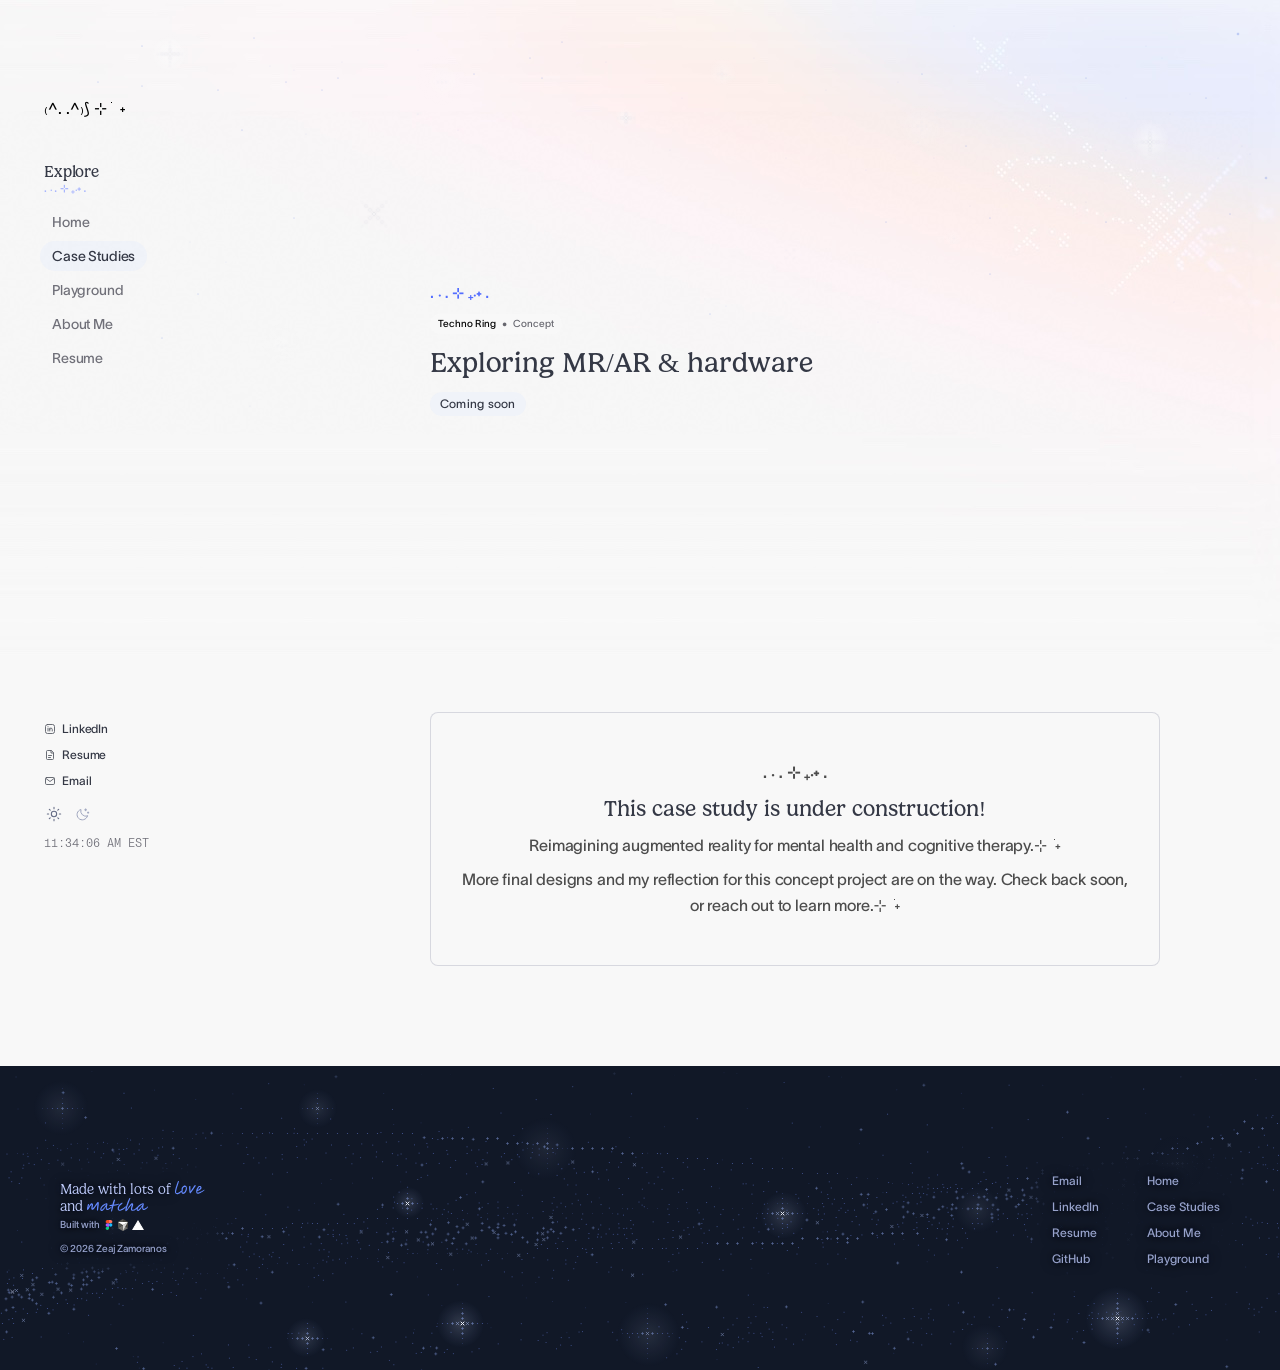
<file: soon-techno-ring.html>
<!doctype html>
<html lang="en">
<head>
  <meta charset="utf-8">
  <meta name="viewport" content="width=device-width, initial-scale=1">
  <meta http-equiv="Content-Security-Policy" content="default-src 'self'; script-src 'self'; style-src 'self' https://fonts.googleapis.com; font-src 'self' https://fonts.gstatic.com; img-src 'self'; connect-src 'none'; object-src 'none'; base-uri 'self'; form-action 'none'">
  <meta name="referrer" content="strict-origin-when-cross-origin">
  <title>Techno Ring — Zeaj Zamoranos</title>
  <meta name="description" content="Techno Ring case study by Zeaj Zamoranos: Exploring MR/AR &amp; hardware. Coming soon.">
  <meta name="color-scheme" content="light dark">
  <link rel="icon" href="assets/favicon.svg" type="image/svg+xml">
  <!-- Sets the theme before first paint to avoid a light/dark flash. External file so the CSP needs no 'unsafe-inline'. -->
  <script src="js/theme-init.js?v=4"></script>
  <link rel="preconnect" href="https://fonts.googleapis.com">
  <link rel="preconnect" href="https://fonts.gstatic.com" crossorigin>
  <link rel="stylesheet" href="https://fonts.googleapis.com/css2?family=Arimo:wght@400;700&display=swap">
  <link rel="stylesheet" href="css/styles.css?v=40">
  <link rel="stylesheet" href="css/case-study.css?v=17">
</head>
<body>
  <a class="skip-link" href="#main">Skip to content</a>

  <div class="decor" aria-hidden="true">
    <div class="decor__light"></div>
    <div class="decor__dark"></div>
    <canvas class="decor__sky"></canvas>
    <div class="decor__ascii"></div>
  </div>

  <!-- Mobile top bar (shown below 810px) -->
  <header class="topbar">
    <a class="logo" href="./" aria-label="Zeaj Zamoranos — home">₍^. .^₎⟆ ⊹ ࣪ ˖</a>
    <button class="menu-button" type="button" aria-controls="sidebar" aria-expanded="false">
      <span class="visually-hidden" data-menu-label>Open menu</span>
      <svg class="icon icon--menu" width="24" height="24" viewBox="0 0 24 24" aria-hidden="true"><path d="M4 7h16M4 12h16M4 17h16"/></svg>
      <svg class="icon icon--close" width="24" height="24" viewBox="0 0 24 24" aria-hidden="true"><path d="M6 6l12 12M18 6L6 18"/></svg>
    </button>
  </header>

  <div class="page">
    <!-- Sidebar: fixed column on desktop/tablet, full-screen menu on mobile -->
    <nav class="sidebar" id="sidebar" aria-label="Main">
      <div class="sidebar__top">
        <a class="logo sidebar__logo" href="./" aria-label="Zeaj Zamoranos — home">₍^. .^₎⟆ ⊹ ࣪ ˖</a>
        <div class="sidebar__explore">
          <div class="sidebar__heading">
            <p class="sidebar__title">Explore</p>
            <p class="sparkle sparkle--small" aria-hidden="true">. ܁₊ ⊹ . ܁˖ .</p>
          </div>
          <ul class="nav-list">
            <li><a class="nav-link" href="./">Home</a></li>
            <li><a class="nav-link is-active" href="./#case-studies">Case Studies</a></li>
            <li><a class="nav-link" href="#" data-link="playground">Playground</a></li>
            <li><a class="nav-link" href="about.html">About Me</a></li>
            <li><a class="nav-link" href="#" data-link="resume">Resume</a></li>
          </ul>
        </div>
      </div>

      <div class="sidebar__bottom">
        <ul class="social-list">
          <li><a class="social-link" href="#" data-link="linkedin">
            <svg class="social-link__icon" width="12" height="12" viewBox="0 0 24 24" aria-hidden="true"><rect x="3" y="3" width="18" height="18" rx="4"/><path d="M8 10.5V16M8 7.5v.01M11.5 16v-5.5M11.5 13c0-1.7 1-2.7 2.5-2.7s2.5 1 2.5 2.7V16"/></svg>
            LinkedIn</a></li>
          <li><a class="social-link" href="#" data-link="resume">
            <svg class="social-link__icon" width="12" height="12" viewBox="0 0 24 24" aria-hidden="true"><path d="M14 3H7a2 2 0 0 0-2 2v14a2 2 0 0 0 2 2h10a2 2 0 0 0 2-2V8z"/><path d="M14 3v5h5M9 13h6M9 17h4"/></svg>
            Resume</a></li>
          <li><a class="social-link" href="#" data-email>
            <svg class="social-link__icon" width="12" height="12" viewBox="0 0 24 24" aria-hidden="true"><rect x="3" y="5" width="18" height="14" rx="2.5"/><path d="M4 7l8 6 8-6"/></svg>
            Email</a></li>
        </ul>
        <div class="theme-toggle" role="group" aria-label="Color theme">
          <button class="theme-toggle__btn" type="button" data-theme-choice="light" aria-pressed="true">
            <span class="visually-hidden">Light theme</span>
            <svg width="16" height="16" viewBox="0 0 24 24" aria-hidden="true"><circle cx="12" cy="12" r="4"/><path d="M12 2v2M12 20v2M4.93 4.93l1.41 1.41M17.66 17.66l1.41 1.41M2 12h2M20 12h2M4.93 19.07l1.41-1.41M17.66 6.34l1.41-1.41"/></svg>
          </button>
          <button class="theme-toggle__btn" type="button" data-theme-choice="dark" aria-pressed="false">
            <span class="visually-hidden">Dark theme</span>
            <svg width="15" height="15" viewBox="0 0 24 24" aria-hidden="true"><path d="M20 14.5A8.5 8.5 0 0 1 9.5 4a8.5 8.5 0 1 0 10.5 10.5z"/><path d="M17 3v3M15.5 4.5h3M21 8v2M20 9h2"/></svg>
          </button>
        </div>
        <p class="clock"><time data-clock>--:--:-- -- EST</time></p>
      </div>
    </nav>

    <main class="main main--soon" id="main">
      <section class="soon" aria-labelledby="soon-title">
        <p class="sparkle" aria-hidden="true">. ܁₊ ⊹ . ܁˖ .</p>
        <p class="case__tag"><span class="card__company">Techno Ring</span><span class="card__type">Concept</span></p>
        <h1 class="soon__title" id="soon-title">Exploring MR/AR & hardware</h1>
        <p class="soon__badge">Coming soon</p>
      </section>

      <section class="cs-section" id="reflection" aria-labelledby="wip-title">
          <div class="cs-wip">
            <p class="sparkle" aria-hidden="true">. ܁₊ ⊹ . ܁˖ .</p>
            <h2 class="cs-wip__title" id="wip-title">This case study is under construction!</h2>
            <p>Reimagining augmented reality for mental health and cognitive therapy.<span aria-hidden="true">⊹ ࣪ ˖</span></p>
            <p>More final designs and my reflection for this concept project are on the way. Check back soon, or reach out to learn more.<span aria-hidden="true">⊹ ࣪ ˖</span></p>
          </div>
        </section>
    </main>
  </div>

  <footer class="footer">
    <div class="footer__content">
      <div class="footer__name">
        <p class="footer__made">Made with lots of <span class="hand hand--accent"><span class="visually-hidden">love</span><svg class="hand__svg" width="43" height="24" viewBox="0 0 43 24" aria-hidden="true" focusable="false"><path d="M3.3 19C2.3 19 1.4 18.7 0.9 18C0.3 17.4 0 16.4 0 15.2C0 14.5 0.1 13.6 0.3 12.6C0.5 11.6 0.8 10.5 1.1 9.4C1.4 8.2 1.8 7.1 2.2 6C2.6 4.9 2.9 3.9 3.3 2.9C3.7 2 4 1.2 4.3 0.5C4.4 0.2 4.7 0 5 0C5.4 0 5.6 0.2 5.6 0.7C5.6 0.9 5.5 1.2 5.3 1.7C5.2 2.2 5 2.8 4.8 3.6C4.5 4.3 4.3 5.1 4 6C3.7 6.8 3.4 7.7 3.1 8.7C2.8 9.6 2.6 10.5 2.3 11.4C2.1 12.3 1.9 13.2 1.8 13.9C1.6 14.7 1.5 15.4 1.5 16C1.5 16.3 1.6 16.6 1.8 16.8C2 17 2.3 17.1 2.6 17.1C3.2 17.1 3.8 17 4.5 16.8C5.1 16.5 5.7 16.2 6.3 15.8C6.8 15.5 7.4 15.1 7.8 14.7C8.3 14.4 8.7 14.1 9 13.8C9.4 13.6 9.6 13.4 9.7 13.4C10 13.4 10.2 13.6 10.2 13.9C10.2 14 10.1 14.2 9.9 14.5C9.6 14.8 9.4 15.1 9 15.5C8.6 15.9 8.2 16.3 7.7 16.7C7.3 17.1 6.8 17.5 6.3 17.9C5.8 18.2 5.2 18.5 4.7 18.7C4.2 18.9 3.7 19 3.3 19ZM11.7 18.4C10.9 18.4 10.3 18.1 9.9 17.5C9.4 16.9 9.2 16.2 9.2 15.2C9.2 14.9 9.2 14.5 9.3 14.1C9.4 13.7 9.6 13.3 9.7 13C9.6 12.9 9.5 12.8 9.5 12.6C9.4 12.5 9.4 12.3 9.4 12C9.4 11.2 9.5 10.5 9.8 9.8C10.1 9.2 10.4 8.6 10.9 8.1C11.3 7.6 11.8 7.3 12.3 7C12.9 6.7 13.4 6.6 14 6.6C14.9 6.6 15.7 6.9 16.2 7.6C16.8 8.3 17.1 9.3 17.1 10.6C17.1 11.3 17 12 16.8 12.8C16.6 13.5 16.3 14.2 15.9 14.9C15.6 15.6 15.2 16.2 14.7 16.7C14.3 17.2 13.8 17.7 13.3 18C12.7 18.3 12.2 18.4 11.7 18.4ZM11 12.3C11.1 12.4 11.2 12.6 11.2 12.8C11.2 13 11.1 13.2 11 13.4C11 13.6 10.9 13.8 10.8 14.2C10.7 14.5 10.7 15 10.7 15.7C10.7 16.3 10.9 16.6 11.5 16.6C12 16.6 12.5 16.4 13 16C13.5 15.5 13.9 14.9 14.3 14.2C14.7 13.5 15 12.8 15.2 12C15.4 11.1 15.5 10.4 15.5 9.7C15.5 9.2 15.4 8.9 15.2 8.7C15 8.5 14.7 8.4 14.3 8.4C13.8 8.4 13.3 8.5 12.8 8.9C12.3 9.2 11.9 9.6 11.6 10.1C11.2 10.7 11.1 11.3 11.1 11.9C11.1 12.1 11.1 12.2 11 12.3ZM21.7 17.7C21.5 17.7 21.3 17.6 21.1 17.3C20.9 17 20.8 16.6 20.7 16.1C20.6 15.5 20.5 14.9 20.5 14.1C20.4 13.4 20.3 12.7 20.3 12C20.2 11.3 20.2 10.7 20.1 10.2C20.1 9.6 20.1 9.3 20.1 9.1C20.1 8.4 20.2 7.9 20.4 7.6C20.6 7.2 20.9 7 21.3 7C21.5 7 21.7 7.1 21.8 7.2C21.9 7.4 22 7.6 22 8.1C22 8.4 22 8.8 22 9.2C22 9.7 22 10.2 22 10.7C22.1 11.4 22.1 12.1 22.1 12.8C22.1 13.5 22.2 14.3 22.2 15C22.5 14.4 22.9 13.8 23.3 13.2C23.7 12.5 24.1 11.9 24.6 11.2C25 10.5 25.4 9.8 25.9 9.2C26.3 8.6 26.6 8 27 7.6C27.3 7.1 27.5 6.8 27.7 6.5C27.9 6.3 28.1 6.1 28.3 6C28.5 5.9 28.7 5.8 28.8 5.8C29 5.8 29.2 5.9 29.3 6C29.4 6.2 29.5 6.4 29.5 6.7C29.5 6.8 29.5 7 29.4 7.2C29.4 7.4 29.3 7.6 29.1 7.8C28.8 8.3 28.3 9 27.8 9.7C27.3 10.4 26.8 11.2 26.2 12C25.7 12.8 25.2 13.5 24.6 14.3C24.1 15 23.7 15.7 23.3 16.2C22.6 17.2 22.1 17.7 21.7 17.7ZM37.9 9.6C37.9 10 37.8 10.5 37.5 10.9C37.2 11.3 36.9 11.7 36.4 12C36 12.4 35.5 12.7 35 13.1C34.4 13.4 33.9 13.7 33.4 13.9C32.8 14.1 32.3 14.3 31.9 14.5C31.8 15 31.7 15.5 31.7 15.9C31.7 16.1 31.8 16.3 31.9 16.4C32 16.5 32.2 16.6 32.5 16.6C33 16.6 33.6 16.5 34.3 16.3C34.9 16.1 35.5 15.8 36.2 15.5C36.8 15.2 37.5 14.8 38.1 14.5C38.7 14.1 39.2 13.8 39.7 13.4C40.2 13.1 40.6 12.9 41 12.7C41.3 12.5 41.5 12.4 41.6 12.4C41.8 12.4 41.9 12.4 42 12.5C42.1 12.6 42.1 12.7 42.1 12.9C42.1 13 42 13.2 41.6 13.5C41.3 13.8 40.9 14.1 40.3 14.6C39.8 15 39.2 15.4 38.5 15.8C37.8 16.2 37.1 16.6 36.4 17C35.6 17.4 34.9 17.7 34.3 17.9C33.6 18.1 33 18.2 32.5 18.2C31.8 18.2 31.2 18 30.8 17.5C30.5 16.9 30.3 16.1 30.3 15C30.3 14.3 30.4 13.6 30.5 12.8C30.7 12.1 31 11.4 31.3 10.7C31.7 10 32.1 9.4 32.5 8.8C32.9 8.3 33.4 7.9 33.8 7.6C34.3 7.2 34.7 7.1 35.2 7.1C36 7.1 36.7 7.3 37.2 7.8C37.6 8.2 37.9 8.9 37.9 9.6ZM32.3 12.9C32.7 12.7 33.2 12.4 33.6 12.1C34 11.9 34.5 11.6 34.8 11.3C35.2 11 35.5 10.7 35.7 10.4C36 10 36.1 9.7 36.1 9.3C36.1 8.8 35.8 8.6 35.3 8.6C35 8.6 34.6 8.8 34.2 9.2C33.9 9.7 33.5 10.2 33.2 10.9C32.9 11.5 32.6 12.2 32.3 12.9Z"/></svg></span><br>and <span class="hand hand--accent"><span class="visually-hidden">matcha</span><svg class="hand__svg" width="88" height="24" viewBox="0 0 88 24" aria-hidden="true" focusable="false"><path d="M15.8 17.4C15.8 17.6 15.7 17.8 15.6 17.9C15.4 18.1 15.2 18.1 15 18.1C14.8 18.1 14.6 18 14.4 17.9C14.2 17.7 14.2 17.5 14.2 17.1C14.2 16.3 14.2 15.3 14.3 14.3C14.4 13.3 14.5 12.3 14.6 11.3C14.7 10.3 14.8 9.3 14.9 8.5C14.5 9.1 14 9.8 13.5 10.6C13 11.3 12.5 12.1 11.9 12.8C11.4 13.6 10.9 14.3 10.4 14.9C9.9 15.5 9.4 16 9 16.4C8.6 16.8 8.2 16.9 8 16.9C7.5 16.9 7.1 16.7 6.7 16.4C6.3 16 6.2 15.5 6.2 14.9C6.2 14.6 6.2 14.3 6.2 13.9C6.3 13.5 6.4 13 6.4 12.5C6.5 12.1 6.5 11.6 6.6 11.2C6.7 10.8 6.7 10.5 6.7 10.3C6.7 10.1 6.7 10 6.6 9.8C6.6 9.7 6.5 9.6 6.4 9.6C6.3 9.6 6 9.8 5.8 10.2C5.5 10.5 5.2 11 4.8 11.5C4.5 12 4.1 12.6 3.8 13.2C3.4 13.9 3.1 14.4 2.8 15C2.5 15.5 2.2 15.9 2 16.2C1.8 16.5 1.7 16.7 1.5 16.9C1.4 17 1.2 17.1 1 17.1C0.7 17.1 0.5 16.9 0.3 16.7C0.1 16.4 0 16.1 0 15.7C0 15.5 0 15.1 0.1 14.6C0.2 14.1 0.3 13.6 0.4 13C0.6 12.4 0.7 11.9 0.8 11.3C0.9 10.7 1 10.2 1.1 9.8C1.2 9.4 1.4 9.1 1.5 8.9C1.7 8.8 1.9 8.7 2.1 8.7C2.3 8.7 2.5 8.8 2.7 9C2.8 9.1 2.9 9.4 2.9 9.8C2.9 9.8 2.9 10 2.8 10.3C2.7 10.6 2.6 10.9 2.5 11.4C2.4 11.8 2.3 12.2 2.1 12.6C2 13.1 1.9 13.5 1.8 13.8C2.1 13.3 2.4 12.8 2.7 12.2C3.1 11.7 3.4 11.1 3.7 10.5C4.1 10 4.4 9.4 4.7 9C5.1 8.5 5.4 8.1 5.7 7.8C6 7.6 6.3 7.4 6.6 7.4C7 7.4 7.3 7.5 7.6 7.7C7.9 8 8.2 8.2 8.3 8.6C8.5 9 8.6 9.4 8.6 9.8C8.6 10.1 8.6 10.5 8.5 11.1C8.4 11.6 8.2 12.2 8.1 12.9C8 13.5 7.9 14.1 7.9 14.7C7.9 14.8 8 14.9 8 14.9C8.1 14.9 8.2 14.9 8.3 14.8C8.7 14.3 9.1 13.8 9.6 13.2C10 12.6 10.5 12 11 11.3C11.5 10.6 12 9.9 12.4 9.3C12.9 8.6 13.4 8 13.8 7.5C14.2 6.9 14.6 6.5 14.9 6.2C15.2 5.9 15.5 5.7 15.7 5.7C16.1 5.7 16.4 5.8 16.6 6C16.8 6.3 16.9 6.6 16.9 7.2C16.9 7.6 16.9 8.2 16.8 8.8C16.8 9.5 16.7 10.3 16.6 11.1C16.5 11.9 16.4 12.7 16.3 13.5C16.2 14.3 16.1 15 16 15.7C15.9 16.4 15.9 17 15.8 17.4ZM20.7 18.5C20.2 18.5 19.8 18.3 19.4 17.8C19.1 17.3 19 16.7 19 16C19 15.3 19.1 14.6 19.5 13.9C19.8 13.2 20.3 12.5 20.9 11.9C21.5 11.2 22.1 10.6 22.8 10.1C23.5 9.6 24.2 9.1 24.9 8.7C25.6 8.3 26.2 8 26.8 7.7C27.4 7.5 27.9 7.4 28.2 7.4C28.4 7.4 28.6 7.4 28.7 7.5C28.8 7.6 28.9 7.7 28.9 7.9C28.9 8 28.8 8.1 28.7 8.2C28.7 8.2 28.8 8.2 28.8 8.2C29.1 8.2 29.2 8.4 29.2 8.8C29.2 8.9 29.2 9.1 29.1 9.5C29 9.9 28.9 10.3 28.8 10.9C28.6 11.4 28.5 12 28.4 12.7C28.3 13.3 28.3 14 28.3 14.7C28.3 15.3 28.5 15.5 29 15.5C29.4 15.5 29.9 15.4 30.5 15.2C31 15 31.5 14.7 31.9 14.4C32.4 14 32.9 13.7 33.3 13.4C33.7 13.1 34 12.8 34.3 12.6C34.6 12.3 34.8 12.2 34.9 12.2C35 12.2 35.1 12.3 35.2 12.3C35.2 12.4 35.3 12.5 35.3 12.6C35.3 12.8 35.1 13 34.9 13.4C34.6 13.7 34.3 14.1 33.8 14.5C33.4 15 32.9 15.4 32.3 15.8C31.8 16.2 31.2 16.6 30.7 16.8C30.1 17.1 29.5 17.2 29 17.2C28.6 17.2 28.2 17.1 27.9 16.9C27.6 16.6 27.3 16.2 27.1 15.6C26.9 15 26.9 14.2 26.9 13.1V12.6C26.2 13.7 25.5 14.7 24.8 15.6C24.1 16.5 23.4 17.2 22.7 17.7C22 18.3 21.3 18.5 20.7 18.5ZM27.9 8.8C27.8 8.9 27.7 8.9 27.6 9C27 9.2 26.3 9.6 25.7 10C25 10.4 24.4 10.9 23.7 11.4C23.1 11.9 22.6 12.4 22.1 13C21.6 13.5 21.2 14.1 20.9 14.6C20.6 15.2 20.5 15.7 20.5 16.3C20.5 16.4 20.5 16.6 20.6 16.7C20.6 16.8 20.8 16.8 21 16.8C21.2 16.8 21.6 16.6 22 16.3C22.4 16 22.9 15.5 23.4 14.9C23.9 14.4 24.4 13.8 25 13.1C25.5 12.4 26 11.7 26.4 11C26.9 10.3 27.3 9.7 27.7 9.1C27.7 9 27.8 8.9 27.9 8.8ZM32.5 11.6C32.1 11.6 32 11.3 32 10.9C32 10.8 32.1 10.7 32.2 10.5C32.3 10.4 32.5 10.3 32.7 10.3C33.1 10.2 33.6 10.2 34.2 10.1C34.8 10 35.5 9.9 36.2 9.8C36.3 9.1 36.5 8.4 36.7 7.7C36.9 7 37.1 6.3 37.3 5.6C37.5 4.9 37.8 4.3 38 3.7C38.3 3.2 38.6 2.7 38.8 2.4C39 2.3 39.1 2.2 39.2 2.1C39.4 2 39.5 2 39.6 2C39.7 2 39.9 2.1 40 2.2C40.1 2.4 40.2 2.6 40.2 2.8C40.2 2.9 40.2 3 40.1 3.1C39.8 3.8 39.6 4.8 39.3 5.9C38.9 7 38.6 8.1 38.3 9.4C39.5 9.2 40.7 9 42 8.8C43.2 8.6 44.2 8.4 45.1 8.2C45.4 8.1 45.6 8.1 45.7 8.2C45.8 8.4 45.9 8.5 45.9 8.7C45.9 8.9 45.9 9 45.8 9.1C45.7 9.2 45.6 9.3 45.5 9.3L45.4 9.4C45.2 9.5 44.8 9.6 44.2 9.7C43.7 9.9 43.1 10 42.4 10.2C41.7 10.3 41 10.5 40.2 10.6C39.4 10.8 38.6 10.9 37.9 11C37.6 12.2 37.3 13.4 36.9 14.6C36.6 15.9 36.3 17.1 36 18.3C35.9 18.7 35.7 19 35.6 19.2C35.4 19.3 35.2 19.4 35 19.4C34.8 19.4 34.6 19.3 34.5 19.1C34.3 19 34.3 18.6 34.4 18.1L35.9 11.3C35.1 11.4 34.4 11.5 33.8 11.6C33.2 11.6 32.7 11.6 32.5 11.6ZM47 18.3C46.4 18.3 45.8 18.1 45.3 17.8C44.8 17.5 44.5 17.1 44.2 16.7C44 16.2 43.8 15.7 43.8 15.2C43.8 14.1 44 13.1 44.4 12.3C44.8 11.4 45.2 10.6 45.8 9.9C46.4 9.2 47 8.6 47.6 8.1C48.2 7.7 48.7 7.3 49.2 7.1C49.7 6.8 50.1 6.7 50.3 6.7C50.7 6.7 50.9 6.9 50.9 7.3C50.9 7.5 50.8 7.8 50.5 8C50.3 8.3 49.9 8.6 49.5 8.9C49.1 9.3 48.7 9.7 48.2 10.1C47.7 10.5 47.3 11 46.9 11.6C46.5 12.1 46.1 12.7 45.9 13.4C45.6 14 45.5 14.7 45.5 15.5C45.5 16.3 45.8 16.7 46.4 16.7C47 16.7 47.7 16.6 48.3 16.4C48.9 16.2 49.6 15.9 50.2 15.5C50.8 15.1 51.4 14.7 52 14.3C52.5 13.9 53.1 13.6 53.5 13.2C54 12.8 54.4 12.5 54.7 12.3C55 12.1 55.3 12 55.4 12C55.7 12 55.8 12.1 55.8 12.4C55.8 12.6 55.6 12.9 55.3 13.3C55 13.7 54.6 14.1 54.1 14.5C53.6 15 53 15.4 52.3 15.9C51.7 16.3 51.1 16.7 50.4 17.1C49.8 17.4 49.1 17.7 48.5 18C47.9 18.2 47.4 18.3 47 18.3ZM55.7 18.9C55.4 18.9 55.2 18.8 55 18.6C54.9 18.5 54.8 18.1 54.8 17.4C54.8 16.8 54.9 16 55.1 15.1C55.3 14.1 55.6 13 56 11.8C56.3 10.7 56.7 9.4 57.2 8.2C57.6 6.9 58.1 5.6 58.6 4.4C59.1 3.2 59.6 2 60.1 1C60.2 0.6 60.4 0.4 60.6 0.2C60.8 0.1 61 0 61.3 0C61.4 0 61.6 0.1 61.7 0.2C61.8 0.3 61.9 0.4 61.9 0.6C61.9 0.7 61.8 1 61.6 1.4C61.5 1.9 61.2 2.4 61 3.2C60.7 3.9 60.4 4.7 60 5.6C59.7 6.5 59.3 7.4 59 8.4C58.6 9.4 58.3 10.4 57.9 11.4C57.6 12.4 57.3 13.3 57.1 14.2C56.9 15.1 56.7 15.9 56.7 16.7C57 16.3 57.3 15.8 57.8 15.2C58.2 14.6 58.6 13.9 59.1 13.2C59.5 12.5 60 11.9 60.5 11.2C61 10.5 61.4 9.9 61.9 9.3C62.4 8.8 62.8 8.3 63.2 8C63.6 7.6 64 7.5 64.3 7.5C64.8 7.5 65.2 7.6 65.5 7.9C65.8 8.2 66 8.8 66 9.5C66 9.9 65.9 10.3 65.8 10.9C65.6 11.5 65.4 12 65.2 12.7C65 13.3 64.9 13.9 64.7 14.4C64.5 15 64.5 15.5 64.5 15.9C64.5 16.4 64.7 16.7 65.1 16.7C65.7 16.7 66.4 16.5 67 16.3C67.7 16 68.3 15.6 68.9 15.2C69.5 14.8 70 14.4 70.5 13.9C71 13.5 71.4 13.1 71.8 12.8C72.1 12.5 72.4 12.3 72.7 12.3C73 12.3 73.2 12.5 73.2 12.8C73.2 12.9 73.2 13 73.1 13.1C73.1 13.3 73 13.4 72.8 13.6C72.6 13.8 72.3 14.2 71.9 14.5C71.5 14.9 71 15.3 70.5 15.8C70 16.2 69.5 16.6 68.9 17C68.3 17.4 67.7 17.7 67 18C66.4 18.2 65.8 18.3 65.2 18.3C64.4 18.3 63.8 18.1 63.4 17.7C62.9 17.2 62.7 16.6 62.7 15.7C62.7 15.2 62.8 14.6 63 13.9C63.1 13.2 63.3 12.4 63.6 11.6C63.8 10.8 64.1 10 64.3 9.2C63.9 9.5 63.4 10 62.9 10.6C62.4 11.1 61.9 11.8 61.4 12.5C60.8 13.2 60.3 14 59.7 14.7C59.2 15.5 58.7 16.2 58.2 16.8C57.7 17.4 57.2 17.9 56.8 18.3C56.4 18.7 56 18.9 55.7 18.9ZM72.7 18.5C72.2 18.5 71.8 18.3 71.4 17.8C71.1 17.3 70.9 16.7 70.9 16C70.9 15.3 71.1 14.6 71.5 13.9C71.8 13.2 72.3 12.5 72.9 11.9C73.5 11.2 74.1 10.6 74.8 10.1C75.5 9.6 76.2 9.1 76.9 8.7C77.6 8.3 78.2 8 78.8 7.7C79.4 7.5 79.9 7.4 80.2 7.4C80.4 7.4 80.6 7.4 80.7 7.5C80.8 7.6 80.9 7.7 80.9 7.9C80.9 8 80.8 8.1 80.7 8.2C80.7 8.2 80.8 8.2 80.8 8.2C81.1 8.2 81.2 8.4 81.2 8.8C81.2 8.9 81.2 9.1 81.1 9.5C81 9.9 80.9 10.3 80.7 10.9C80.6 11.4 80.5 12 80.4 12.7C80.3 13.3 80.3 14 80.3 14.7C80.3 15.3 80.5 15.5 80.9 15.5C81.4 15.5 81.9 15.4 82.4 15.2C83 15 83.4 14.7 83.9 14.4C84.4 14 84.8 13.7 85.2 13.4C85.6 13.1 86 12.8 86.3 12.6C86.5 12.3 86.7 12.2 86.9 12.2C87 12.2 87.1 12.3 87.1 12.3C87.2 12.4 87.3 12.5 87.3 12.6C87.3 12.8 87.1 13 86.9 13.4C86.6 13.7 86.2 14.1 85.8 14.5C85.4 15 84.9 15.4 84.3 15.8C83.8 16.2 83.2 16.6 82.6 16.8C82.1 17.1 81.5 17.2 81 17.2C80.6 17.2 80.2 17.1 79.9 16.9C79.6 16.6 79.3 16.2 79.1 15.6C78.9 15 78.8 14.2 78.8 13.1V12.6C78.2 13.7 77.5 14.7 76.8 15.6C76.1 16.5 75.4 17.2 74.7 17.7C74 18.3 73.3 18.5 72.7 18.5ZM79.8 8.8C79.8 8.9 79.7 8.9 79.6 9C79 9.2 78.3 9.6 77.6 10C77 10.4 76.4 10.9 75.7 11.4C75.1 11.9 74.6 12.4 74.1 13C73.6 13.5 73.2 14.1 72.9 14.6C72.6 15.2 72.4 15.7 72.4 16.3C72.4 16.4 72.5 16.6 72.5 16.7C72.6 16.8 72.8 16.8 72.9 16.8C73.2 16.8 73.6 16.6 74 16.3C74.4 16 74.9 15.5 75.4 14.9C75.9 14.4 76.4 13.8 76.9 13.1C77.5 12.4 78 11.7 78.4 11C78.9 10.3 79.3 9.7 79.7 9.1C79.7 9 79.8 8.9 79.8 8.8Z"/></svg></span></p>
        <p class="footer__built">Built with
          <img src="assets/figma-logo.svg" alt="Figma" width="10" height="10">
          <img src="assets/cube.svg" alt="Cursor" width="10" height="12">
          <img src="assets/triangle.svg" alt="Vercel" width="12" height="10">
        </p>
        <p class="footer__copy">© <span data-year>2026</span> Zeaj Zamoranos</p>
      </div>
      <canvas class="footer__sky" aria-hidden="true"></canvas>
      <div class="footer__links">
        <ul aria-label="Contact">
          <li><a href="#" data-email>Email</a></li>
          <li><a href="#" data-link="linkedin">LinkedIn</a></li>
          <li><a href="#" data-link="resume">Resume</a></li>
          <li><a href="#" data-link="github">GitHub</a></li>
        </ul>
        <ul aria-label="Site">
          <li><a href="./">Home</a></li>
          <li><a href="./#case-studies">Case Studies</a></li>
          <li><a href="about.html">About Me</a></li>
          <li><a href="#" data-link="playground">Playground</a></li>
        </ul>
      </div>
    </div>
  </footer>

  <script src="js/config.js?v=12"></script>
  <script src="js/main.js?v=11"></script>
  <script src="js/sky.js?v=8"></script>
  <script src="js/ascii-twinkle.js"></script>
  <script src="js/reveal.js?v=4"></script>
  <script src="js/nebula.js?v=8"></script>
</body>
</html>
</file>
<file: css/styles.css>
/* ==========================================================================
   Zeaj Zamoranos — portfolio
   Tokens mirror the Figma "Portfolio / Colors" collection (Light + Dark modes).
   Breakpoints: Desktop ≥1200 (designed at 1440) · Tablet 810–1199 · Mobile <810
   ========================================================================== */

/* ---------- custom fonts (self-hosted from assets/fonts) ---------- */
/* The Gelica demo files ship placeholder glyphs for 4, hyphen, brackets and most symbols;
   unicode-range limits Gelica to the real glyphs so the rest fall back to Georgia. */
@font-face { font-family: "Gelica"; src: url("../assets/fonts/gelica-regular.otf") format("opentype"); font-weight: 400; font-style: normal; font-display: swap; unicode-range: U+20, U+2C, U+2E, U+30-33, U+35-3B, U+3F, U+41-5A, U+61-7A, U+A0-FFFF; }
@font-face { font-family: "Gelica"; src: url("../assets/fonts/gelica-light.otf") format("opentype"); font-weight: 300; font-style: normal; font-display: swap; unicode-range: U+20, U+2C, U+2E, U+30-33, U+35-3B, U+3F, U+41-5A, U+61-7A, U+A0-FFFF; }
@font-face { font-family: "PP Mondwest"; src: url("../assets/fonts/pp-mondwest-regular.otf") format("opentype"); font-weight: 400; font-style: normal; font-display: swap; }
@font-face { font-family: "PP Neue Montreal Mono"; src: url("../assets/fonts/pp-neue-montreal-mono-book.otf") format("opentype"); font-weight: 400; font-style: normal; font-display: swap; }
@font-face { font-family: "TWK Lausanne"; src: url("../assets/fonts/twk-lausanne-400.otf") format("opentype"); font-weight: 400; font-style: normal; font-display: swap; }
@font-face { font-family: "TWK Lausanne"; src: url("../assets/fonts/twk-lausanne-500.otf") format("opentype"); font-weight: 500; font-style: normal; font-display: swap; }
@font-face { font-family: "TWK Lausanne"; src: url("../assets/fonts/twk-lausanne-600.otf") format("opentype"); font-weight: 600; font-style: normal; font-display: swap; }

:root {
  /* type */
  --font-sans: "Helvetica Neue", Helvetica, Arimo, Arial, sans-serif; /* Figma: font/sans */
  --font-display: "Gelica", Georgia, serif;                           /* headings */
  --font-pixel: "PP Mondwest", var(--font-sans);                      /* "builds" accent */
  --font-mono: "PP Neue Montreal Mono", ui-monospace, monospace;      /* clock */
  --font-body: "TWK Lausanne", "Helvetica Neue", system-ui, sans-serif;

  /* radii (Portfolio / Primitives) */
  --radius-pill: 16px;
  --radius-card: 8px;
  --radius-tag: 12px;

  /* layout */
  --content-max: 1440px;
  --sidebar-w: 300px;
  --page-pad: 40px;
  --main-pad: 100px 80px;

  /* Light mode */
  --bg: #f8f8f8;
  --logo: #000000;
  --text-heading: #343845;
  --text-primary: #343845;
  --text-intro: #393e52;
  --text-label: #a8b5fd;
  --text-nav: #707079;
  --text-link: #343845;
  --text-clock: #707079;
  --text-muted: #636981;        /* darkened from #737a92 to pass WCAG AA (≥4.5:1) on every light surface */
  --text-muted-em: #4c4c4c;
  --text-muted-alt: #636981;
  --text-sparkle: #536dff;
  --text-section: #737a92;
  --text-card-title: #000000;
  --nav-active: rgba(219, 230, 255, 0.25);
  --icon-sun: #656c85;
  --icon-moon: #657099;
  --focus: #536dff;

  /* theme-neutral */
  --card-surface: #f6f0ef;
  --tag-surface: rgba(251, 251, 251, 0.6);
  --tag-company: #000000;
  --tag-type: #66666e;          /* AA on the card surface */
  --footer-bg: #111827;
  --footer-text: #c3cfff;
  --footer-accent: #658aff;
  --footer-muted: #98a3cc;

  color-scheme: light;
}

:root[data-theme="dark"] {
  --bg: #111827;
  --logo: #e2eaff;
  --text-heading: #e4eaff;
  --text-primary: #e4eaff;
  --text-intro: #e4eaff;
  --text-label: #a8b5fd;
  --text-nav: #a7b8d5;
  --text-link: #e1e1ed;
  --text-clock: #98a3cc;
  --text-muted: #98a3cc;
  --text-muted-em: #97afe6;
  --text-muted-alt: #93a8d7;
  --text-sparkle: #e4eaff;
  --text-section: #e4eaff;
  --text-card-title: #e4eaff;
  --nav-active: rgba(219, 230, 255, 0.12);
  --icon-sun: #9ea9cf;
  --icon-moon: #e2eaff;
  --focus: #a8b5fd;

  color-scheme: dark;
}

/* ---------- base ---------- */
*, *::before, *::after { box-sizing: border-box; }
html { -webkit-text-size-adjust: 100%; text-size-adjust: 100%; scroll-behavior: smooth; }
@media (prefers-reduced-motion: reduce) { html { scroll-behavior: auto; } }
body {
  margin: 0;
  min-height: 100vh;
  background: var(--bg);
  color: var(--text-primary);
  font-family: var(--font-body);
  -webkit-font-smoothing: antialiased;
  overflow-x: hidden;
  position: relative;
  transition: background-color .3s ease;
}
img { display: block; max-width: none; }
p, h1, h2, h3, ul { margin: 0; padding: 0; }
ul { list-style: none; }
a { color: inherit; text-decoration: none; }
button { font: inherit; color: inherit; background: none; border: 0; padding: 0; cursor: pointer; }
:focus-visible { outline: 2px solid var(--focus); outline-offset: 3px; border-radius: 4px; }
a[aria-disabled="true"] { cursor: default; }  /* links whose URL isn't set yet in js/config.js */

.visually-hidden {
  position: absolute !important; width: 1px; height: 1px; padding: 0; margin: -1px;
  overflow: hidden; clip: rect(0 0 0 0); white-space: nowrap; border: 0;
}
.skip-link {
  position: absolute; left: 16px; top: -48px; z-index: 100;
  padding: 8px 12px; border-radius: var(--radius-pill);
  background: var(--bg); color: var(--text-primary); font-size: 14px;
}
.skip-link:focus { top: 16px; }

/* ---------- background decoration ---------- */
/* Rendered from the Figma "decor / light" and "decor / dark" layers (gradient, stars, dot art)
   over the base color, so blend modes look identical in every browser. 1600px wide, centered. */
.decor { position: absolute; inset: 0 0 auto 0; height: 1240px; overflow: hidden; pointer-events: none; z-index: -1; }  /* behind page content without isolating it, so blend modes can reach the sky */
.decor__light, .decor__dark {
  position: absolute; inset: 0;
  background-position: center top; background-repeat: no-repeat; background-size: max(100%, 1600px) auto;
  transition: opacity .4s ease;
}
.decor__light { background-image: url("../assets/light-sky.jpg"); }
.decor__dark { background-image: url("../assets/dark-sky.jpg"); opacity: 0; }
/* Stitched stars and sparkles over the sky (js/sky.js), in the same 1600px frame as the sky images,
   covering the top 440px where the stars sit. Both themes. */
.decor__sky { position: absolute; top: 0; left: 50%; width: max(100%, 1600px); aspect-ratio: 1600 / 440; transform: translateX(-50%); }

/* Twinkle on the dotted ASCII art at the top (same 1600×1240 frame as the sky images).
   Colors are lighter tints of the art's own blues. */
.decor__ascii { position: absolute; top: 0; left: 50%; width: max(100%, 1600px); aspect-ratio: 1600 / 1240; transform: translateX(-50%); }
.ascii-dot {
  --dot: #8da8ee;                       /* top-right art: #1C52DC lightened */
  position: absolute; width: 2.2px; height: 2.2px; border-radius: 50%;
  background: var(--dot); transform: translate(-50%, -50%); opacity: 0;
  animation: ascii-twinkle 1.6s ease-in-out infinite;
}
.ascii-dot--l { --dot: #a9bdf2; }      /* large art, light mode */
:root[data-theme="dark"] .ascii-dot--l { --dot: #e2eaff; }
@keyframes ascii-twinkle { 0%, 30%, 100% { opacity: 0; } 65% { opacity: .4; } }
:root[data-theme="dark"] .decor__light { opacity: 0; }
:root[data-theme="dark"] .decor__dark { opacity: 1; }

/* ---------- layout ---------- */
.page {
  position: relative;
  display: flex; align-items: flex-start; gap: 10px;
  width: 100%; max-width: var(--content-max);
  margin: 0 auto; padding: 0 var(--page-pad);
}
.main {
  flex: 1 1 0; min-width: 0;
  display: flex; flex-direction: column; gap: 24px;
  padding: var(--main-pad);
}

/* ---------- shared text ----------
   Type scale (both pages):
     Display   Gelica 28/34            — page name
     Heading   Gelica Light 18/24      — every section heading (Case Studies, Design ethos, …)
     Lede      Lausanne 18/26          — intro statement at the top of each page
     Subhead   Lausanne Medium 16/22   — item titles inside a section
     Body-lg   Lausanne 16/24          — section intro paragraphs
     Body      Lausanne 14/20          — paragraphs, list titles, status lines
     Small     Lausanne 12/18          — meta, dates, organisations, captions
     Micro     Lausanne 10/12          — tags, numbers, fine print
   Paragraphs cap at ~68 characters per line for readability. */
.logo { font-family: var(--font-body); font-size: 16px; line-height: 17px; color: var(--logo); white-space: nowrap; padding: 0 4px; }
.sparkle { font-family: var(--font-sans); font-weight: 700; font-size: 14px; color: var(--text-sparkle); white-space: pre; }
.sparkle--small { font-size: 10px; color: var(--text-label); }
/* Handwritten words: Figma Hand, outlined from Figma as inline SVG (the font isn't licensed for the web).
   They take the surrounding text color; 1.2em tall with the baseline aligned to the text. */
.hand { white-space: nowrap; }
.hand__svg { display: inline-block; height: 1.2em; width: auto; vertical-align: -0.3em; fill: currentColor; overflow: visible; }

/* ---------- sidebar ---------- */
.sidebar {
  flex: 0 0 var(--sidebar-w); width: var(--sidebar-w);
  position: sticky; top: 0;
  height: 100vh; min-height: 560px; max-height: 900px;
  display: flex; flex-direction: column; justify-content: space-between;
  padding: 100px 0 50px;
}
.sidebar__top { display: flex; flex-direction: column; gap: 48px; }
.sidebar__explore { display: flex; flex-direction: column; gap: 12px; }
.sidebar__heading { display: flex; flex-direction: column; gap: 4px; padding: 0 4px; }
.sidebar__title { font-family: var(--font-display); font-size: 16px; line-height: 14px; letter-spacing: -0.16px; color: var(--text-primary); }
.nav-list { display: flex; flex-direction: column; align-items: flex-start; gap: 4px; }
.nav-link {
  display: inline-block; padding: 8px 12px; border-radius: var(--radius-pill);
  font-size: 14px; line-height: 14px; letter-spacing: -0.14px; color: var(--text-nav);
  transition: background-color .2s ease, color .2s ease;
}
.nav-link:hover { color: var(--text-primary); background: var(--nav-active); }
.nav-link.is-active { color: var(--text-primary); background: var(--nav-active); }

.sidebar__bottom { display: flex; flex-direction: column; align-items: flex-start; gap: 12px; padding: 0 4px; }
.social-list { display: flex; flex-direction: column; gap: 4px; }
.social-link {
  display: inline-flex; align-items: center; gap: 6px; padding: 4px 0;
  font-family: var(--font-body); font-size: 12px; line-height: 14px; letter-spacing: -0.12px; color: var(--text-link);
}
.social-link:hover { text-decoration: underline; text-underline-offset: 3px; }
.social-link__icon {
  flex: none; fill: none; stroke: currentColor; stroke-width: 1.8;
  stroke-linecap: round; stroke-linejoin: round; opacity: .8;
}
.social-link:hover .social-link__icon { opacity: 1; }

.theme-toggle { display: flex; align-items: center; gap: 8px; }
.theme-toggle__btn { display: grid; place-items: center; width: 20px; height: 20px; border-radius: 6px; opacity: .6; transition: opacity .2s ease; }
.theme-toggle__btn svg { fill: none; stroke-width: 1.6; stroke-linecap: round; stroke-linejoin: round; }
.theme-toggle__btn[data-theme-choice="light"] svg { stroke: var(--icon-sun); }
.theme-toggle__btn[data-theme-choice="dark"] svg { stroke: var(--icon-moon); }
.theme-toggle__btn[aria-pressed="true"], .theme-toggle__btn:hover { opacity: 1; }

.clock { font-family: var(--font-mono); font-size: 12px; line-height: 14px; letter-spacing: 0; color: var(--text-clock); font-variant-numeric: tabular-nums; }

/* ---------- intro ---------- */
.intro { display: flex; flex-direction: column; gap: 16px; }
.intro__name { font-family: var(--font-display); font-weight: 400; font-size: 28px; line-height: 34px; color: var(--text-heading); }
.intro__text { display: flex; flex-direction: column; gap: 12px; }
.intro__lede { font-size: 18px; line-height: 26px; letter-spacing: -0.18px; color: var(--text-intro); }
.intro__lede .builds { font-family: var(--font-pixel); font-size: 23px; letter-spacing: -0.23px; }
.intro__lede .comma { font-weight: 600; }
.intro__meta { font-size: 14px; line-height: 20px; letter-spacing: -0.14px; color: var(--text-muted); }
.intro__school { color: var(--text-muted-em); }
.intro__meta-alt { color: var(--text-muted-alt); }
/* "Open to…" line is an email link: a touch bolder on hover, with a hint fading in underneath */
.intro__email { position: relative; display: inline-block; transition: color .2s ease; }
.intro__meta:has(.intro__email) { padding-bottom: 20px; } /* room for the hover hint, so it never crowds the sparkle row */
.intro__email:hover, .intro__email:focus-visible { font-weight: 500; color: var(--text-primary); }
.intro__email-hint {
  position: absolute; left: 0; top: 100%; margin-top: 2px; white-space: nowrap; pointer-events: none;
  font-weight: 400; font-size: 12px; line-height: 16px; color: var(--text-muted);
  opacity: 0; translate: 0 -3px; transition: opacity .2s ease, translate .2s ease;
}
.intro__email:hover .intro__email-hint, .intro__email:focus-visible .intro__email-hint { opacity: 1; translate: 0 0; }

/* ---------- case studies ---------- */
.case-studies .section-title { font-weight: 400; font-size: 16px; line-height: 20px; letter-spacing: 0; }
.case-studies { display: flex; flex-direction: column; gap: 16px; scroll-margin-top: 40px; } /* linked from the nav as /#case-studies */
.section-title, .about-heading { font-family: var(--font-display); font-weight: 300; font-size: 18px; line-height: 24px; letter-spacing: -0.18px; color: var(--text-section); }
.card-grid { display: grid; grid-template-columns: repeat(auto-fill, minmax(min(300px, 100%), 1fr)); gap: 24px; }
.card { display: flex; flex-direction: column; gap: 8px; }
.card__media {
  position: relative; height: 280px; overflow: hidden;
  border-radius: var(--radius-card); background: var(--card-surface);
  transition: transform .3s ease, box-shadow .3s ease;
}
.card__media::after { content: ""; position: absolute; inset: 0; border-radius: inherit; box-shadow: inset -4px 12px 50px rgba(234, 236, 241, .5); pointer-events: none; }
.card__glow { position: absolute; left: 0; top: 159px; width: 477px; height: 181px; }
.card__glow img { position: absolute; top: -152px; right: -110px; bottom: -205px; left: -284px; width: calc(100% + 394px); height: calc(100% + 357px); }
.card__company { color: var(--tag-company); }
.card__type { color: var(--tag-type); }
.card__type::before { content: "•"; margin: 0 6px; }
.card__title { font-weight: 400; font-size: 14px; line-height: 20px; letter-spacing: -0.14px; color: var(--text-card-title); }
.card__company-name { color: var(--text-muted); }
/* Title row under the cover: title left, year pill right (Figma "Case Study Card") */
.card__info { display: flex; align-items: flex-start; justify-content: space-between; gap: 8px; }
.card__meta {
  flex: none; padding: 4px 8px; border-radius: 8px; background: rgba(255, 255, 255, .6);
  box-shadow: inset 0 0 0 1px rgba(115, 122, 146, .12);
  font-size: 10px; line-height: 12px; color: var(--text-intro); white-space: nowrap;
}
:root[data-theme="dark"] .card__meta { background: rgba(226, 234, 255, .1); box-shadow: none; color: var(--text-muted); }

/* Covers: artwork from the Figma covers, positioned in % of the 433×280 card so they scale */
.cover > img, .cover > div:not(.card__glow) { position: absolute; }
.cover__bg { inset: 0; width: 100%; height: 100%; object-fit: cover; }
.cover--redcan { background: #f8f8f8; } /* light in both themes, like the other covers, so the logo stays legible */
.cover__logo { left: 50%; top: 50%; width: 30%; height: auto; translate: -50% -50%; }
.cover__screen {
  left: 9.7%; top: 13.2%; width: 79%; aspect-ratio: 342 / 196; overflow: hidden; border-radius: 4px;
  box-shadow: 0 2px 5px rgba(56, 56, 57, .24), 0 9px 9px rgba(56, 56, 57, .2), 0 21px 12px rgba(56, 56, 57, .12), 0 36px 15px rgba(56, 56, 57, .04);
}
.cover__screen img { position: absolute; left: -.13%; top: -12.89%; width: 100.26%; height: 113.08%; max-width: none; }
.cover__phone { left: 50%; top: 7.1%; height: 87.1%; width: auto; translate: -50% 0; border-radius: 12px; }
/* Photo covers: no glow or inner haze over the artwork, so the covers read clearly */
.cover--docufy .card__glow, .cover--flento .card__glow { display: none; }
.cover--docufy::after, .cover--flento::after { box-shadow: none; }
.cover--technoring {
  background: radial-gradient(ellipse 150% 95% at 50% 5%, #ddeeff 0%, #d8f2ff 41%, #f5fbff 77%);
}
.card:hover .card__media { transform: translateY(-2px) rotate(.8deg); box-shadow: 0 10px 30px rgba(17, 24, 39, .08); }
.card-grid > li:nth-child(even) .card:hover .card__media { transform: translateY(-2px) rotate(-.8deg); } /* alternate the tilt */
@media (prefers-reduced-motion: reduce) { .card:hover .card__media, .card-grid > li:nth-child(even) .card:hover .card__media { transform: translateY(-2px); } }
/* "View project" pill — centered by default (keyboard focus / no JS); while the mouse is over the
   image, main.js moves it with a GPU transform (--x/--y), so tracking never triggers layout. */
.card__cta {
  position: absolute; left: 50%; top: 50%; z-index: 2;
  display: inline-flex; align-items: center; gap: 4px;
  padding: 6px 12px; border-radius: var(--radius-pill);
  background: rgba(255, 255, 255, .92);
  box-shadow: 0 1px 2px rgba(17, 24, 39, .08), 0 4px 14px rgba(17, 24, 39, .06);
  font-size: 12px; line-height: 14px; letter-spacing: -0.12px; color: #343845; white-space: nowrap;
  opacity: 0; translate: -50% -50%; scale: .9; pointer-events: none;
  will-change: translate, opacity;
  transition: opacity .18s ease-out, scale .2s cubic-bezier(.2, .8, .2, 1);
}
.card__media.is-tracking .card__cta { left: 0; top: 0; translate: var(--x, 0) var(--y, 0); }
.card__cta svg { fill: none; stroke: currentColor; stroke-width: 2; stroke-linecap: round; stroke-linejoin: round; }
.card:hover .card__cta, .card:focus-visible .card__cta { opacity: 1; scale: 1; }
@media (hover: none) { .card:hover .card__cta { opacity: 0; } }

/* ---------- footer ---------- */
.footer { position: relative; z-index: 1; overflow: hidden; background: var(--footer-bg); padding: 104px 0; margin-top: 0; }
.footer__content {
  position: relative; z-index: 1;
  /* Halo in the footer color keeps text legible wherever the dot art crosses it */
  text-shadow: 0 0 2px var(--footer-bg), 0 0 6px var(--footer-bg), 0 0 12px var(--footer-bg);
  display: flex; align-items: center; justify-content: space-between; gap: 32px;
  max-width: var(--content-max); margin: 0 auto; padding: 0 60px;
}
.footer__name { display: flex; flex-direction: column; gap: 12px; }
.footer__made { font-family: var(--font-display); font-weight: 300; font-size: 14px; line-height: 16px; color: var(--footer-text); }
.hand--accent { color: var(--footer-accent); }
.footer__built { display: flex; align-items: center; gap: 4px; margin-top: -8px; font-size: 10px; line-height: 12px; color: var(--footer-muted); }
.footer__copy { font-size: 10px; line-height: 12px; color: var(--footer-muted); }
.footer__links { display: flex; gap: 48px; }
/* Night sky (js/nebula.js): a canvas behind the name and links, edge to edge across the footer,
   padding included. Canvases don't stretch between top and bottom, so its height is set explicitly. */
.footer__name, .footer__links { position: relative; z-index: 1; }
.footer__sky {
  position: absolute; z-index: 0; top: -104px; left: 50%; transform: translateX(-50%);
  width: 100vw; height: calc(100% + 208px);
  mix-blend-mode: plus-lighter; touch-action: pan-y; /* pointer interacts; vertical scrolling still works */
}
.footer__links ul { display: flex; flex-direction: column; gap: 8px; }
.footer__links a { font-size: 12px; line-height: 14px; color: var(--footer-muted); transition: color .2s ease; }
.footer__links a:hover { color: var(--footer-text); }

/* ---------- mobile top bar (hidden on desktop/tablet) ---------- */
.topbar { display: none; }
.icon { fill: none; stroke: var(--text-primary); stroke-width: 1.5; stroke-linecap: round; }
.icon--close { display: none; }

/* ==========================================================================
   Tablet 810–1199
   ========================================================================== */
@media (max-width: 1199.98px) {
  :root { --sidebar-w: 220px; --page-pad: 32px; --main-pad: 80px 16px 80px 48px; }
}

/* ==========================================================================
   Mobile <810 — sidebar becomes a full-screen menu
   ========================================================================== */
@media (max-width: 809.98px) {
  :root { --page-pad: 20px; --main-pad: 32px 0 64px; }

  .topbar {
    position: sticky; top: 0; z-index: 30;
    display: flex; align-items: center; justify-content: space-between;
    padding: 12px 12px 12px 20px;
  }
  .topbar::before {
    content: ""; position: absolute; inset: 0; z-index: -1;
    background: color-mix(in srgb, var(--bg) 70%, transparent);
    -webkit-backdrop-filter: blur(12px); backdrop-filter: blur(12px);
  }
  .case-studies { scroll-margin-top: 88px; } /* clear the sticky top bar */
  .menu-button { display: grid; place-items: center; width: 40px; height: 40px; border-radius: 12px; }

  .page { flex-direction: column; gap: 0; }
  .main { width: 100%; }

  .sidebar {
    position: fixed; inset: 64px 0 0 0; z-index: 25;
    width: auto; height: auto; max-height: none; min-height: 0;
    padding: 24px 24px 40px; overflow-y: auto;
    background: var(--bg);
    visibility: hidden; opacity: 0; transform: translateY(-8px);
    transition: opacity .2s ease, transform .2s ease, visibility 0s linear .2s;
  }
  .sidebar__logo { display: none; }
  .nav-link { font-size: 18px; line-height: 20px; padding: 10px 14px; }
  .social-link { font-size: 14px; line-height: 18px; padding: 6px 0; gap: 8px; }
  .social-link__icon { width: 14px; height: 14px; }

  .menu-open { overflow: hidden; }
  .menu-open .topbar::before { background: var(--bg); }
  .menu-open .sidebar { visibility: visible; opacity: 1; transform: none; transition: opacity .2s ease, transform .2s ease; }
  .menu-open .icon--menu { display: none; }
  .menu-open .icon--close { display: block; }

  .br-wide { display: none; }

  .footer { padding: 56px 0 48px; }
  .footer__content { flex-direction: column; align-items: flex-start; padding: 0 20px; }
  .footer__sky { top: -56px; height: calc(100% + 104px); }
}

/* ==========================================================================
   Page transitions — native cross-document view transitions (no JS).
   Content crossfades; sidebar and mobile top bar stay put. Unsupported browsers navigate normally.
   ========================================================================== */
@view-transition { navigation: auto; }
.sidebar { view-transition-name: sidebar; }
.topbar { view-transition-name: topbar; }
::view-transition-group(sidebar), ::view-transition-group(topbar) { animation-duration: 0s; }

/* Background, sky and footer (root) barely change between pages: a short, even crossfade. */
::view-transition-old(root), ::view-transition-new(root) { animation-duration: .2s; animation-timing-function: ease-out; }

/* Main content gets its own layer ONLY during a page change (html.vt, set by theme-init.js).
   Naming it permanently would isolate it and break the About collage's color-dodge over the sky. */
html.vt .main { view-transition-name: content; }
html.vt .collage__surface { visibility: hidden; }   /* the dodge can't blend while isolated; hide it for the 0.4s */
::view-transition-group(content) { animation-duration: 0s; }
/* Browsers blend old+new with additive plus-lighter by default; with different pages that
   washes out into a bright flash, so use a normal crossfade instead. */
::view-transition-old(content), ::view-transition-new(content) { mix-blend-mode: normal; }
::view-transition-old(content) { animation: vt-content-out .2s ease-out both; }
::view-transition-new(content) { animation: vt-content-in .4s cubic-bezier(.4, 0, .2, 1) both; }
@keyframes vt-content-out { to { opacity: 0; filter: blur(4px); } }
@keyframes vt-content-in { from { opacity: 0; filter: blur(6px); translate: 0 6px; } }

/* Media blur-in as images load (class added by main.js, so images stay visible without JS) */
.media-fade { opacity: 0; filter: blur(6px); transition: opacity .5s cubic-bezier(.4, 0, .2, 1), filter .5s cubic-bezier(.4, 0, .2, 1); }
.media-fade.is-loaded { opacity: 1; filter: none; }
@media (prefers-reduced-motion: reduce) {
  @view-transition { navigation: none; }
  .media-fade { opacity: 1; filter: none; transition: none; }
}

@media (prefers-reduced-motion: reduce) {
  *, *::before, *::after { transition-duration: .01ms !important; animation-duration: .01ms !important; }
  .decor__ascii { display: none; } /* the sky images already contain the static art */
}

/* ==========================================================================
   Scroll reveal (js/reveal.js): content fades up as it enters the viewport.
   Only applies once the script has run, so nothing stays hidden without JS.
   Ends on opacity 1 / translate none, so no stacking context is left behind
   (blend modes, like the dark collage's color-dodge, still reach the sky).
   ========================================================================== */
.reveal-ready .reveal {
  opacity: 0; translate: 0 28px;
  transition: opacity .8s cubic-bezier(.2, .7, .2, 1), translate .8s cubic-bezier(.2, .7, .2, 1);
  transition-delay: var(--reveal-delay, 0s);
}
.reveal-ready .reveal.is-visible { opacity: 1; translate: none; }
@media (prefers-reduced-motion: reduce) { .reveal-ready .reveal { opacity: 1; translate: none; transition: none; } }

/* ==========================================================================
   "Coming soon" placeholder: Playground and case studies still being rewritten
   ========================================================================== */
.soon { min-height: 60vh; display: flex; flex-direction: column; align-items: flex-start; justify-content: center; gap: 12px; padding: 40px 0 80px; }
.soon__title { font-family: var(--font-display); font-weight: 400; font-size: 28px; line-height: 34px; color: var(--text-heading); }
.soon__badge {
  padding: 4px 10px; border-radius: var(--radius-pill); background: var(--nav-active);
  font-size: 12px; line-height: 16px; letter-spacing: .02em; color: var(--text-primary);
}
.soon__text { max-width: 46ch; font-size: 16px; line-height: 24px; letter-spacing: -0.16px; color: var(--text-muted-em); }
.soon__back { margin-top: 8px; font-size: 12px; line-height: 18px; color: var(--text-muted); transition: color .2s ease, translate .2s ease; }
.soon__back:hover { color: var(--text-primary); translate: -2px 0; }
</file>
<file: css/about.css>
.main--about { gap: 120px; padding: 100px 40px; } /* one gap sets the space between every section */

/* Section headings share .section-title's style (styles.css) */
.about-note { max-width: 68ch; font-size: 16px; line-height: 24px; letter-spacing: -0.16px; color: var(--text-muted-em); }
.about-note--small { font-size: 14px; line-height: 20px; letter-spacing: -0.14px; }

/* ---------- intro + collage ---------- */
.about-intro { display: flex; flex-direction: column; gap: 24px; padding-top: 20px; }
.about-intro__text { display: flex; flex-direction: column; gap: 12px; }
/* Greeting: the page's display heading (Gelica 24/30, a step under Display so the photos fit above the fold) */
.about-hello { margin: 0 0 4px; font-family: var(--font-display); font-weight: 400; font-size: 24px; line-height: 30px; color: var(--text-heading); }
.about-intro .about-note { max-width: none; } /* intro lines span the photo grid's width */
.about-intro__lede { max-width: none; font-size: 16px; line-height: 24px; letter-spacing: -0.16px; color: var(--text-intro); }

.collage {
  position: relative; margin: 0;   /* reset the browser default <figure> margins */
  container-type: inline-size;
  border-radius: 8px;              /* no overflow clip, so selection handles at the frame edge stay visible */
  background: #f4f4f3;
  box-shadow: 0 6px 7px rgba(0,0,0,.03), 0 25px 12.5px rgba(0,0,0,.03), 0 57px 17px rgba(0,0,0,.02);
}
/* Dark mode */
:root[data-theme="dark"] .collage { background: none; box-shadow: none; border-radius: 9px; }
:root[data-theme="dark"] .collage__board::before { display: none; }
.collage__surface { display: none; }
:root[data-theme="dark"] .collage__surface {
  display: block; position: absolute; inset: 0; border-radius: 8px; overflow: hidden;
  mix-blend-mode: color-dodge; isolation: isolate;
}
.collage__grid, .collage__texture { position: absolute; inset: 0; background-position: center; background-size: cover; background-repeat: no-repeat; }
.collage__grid { background-image: url("../assets/about/collage-dark-grid.png"); opacity: .8; }
.collage__texture { background-image: url("../assets/about/collage-dark-texture.png"); opacity: .25; mix-blend-mode: soft-light; }
.collage__board {
  --W: 970;                                       /* design width of the current layout */
  --u: min(calc(100cqw / var(--W)), 1.1px);       /* 1 design px, scaled to the collage width (never oversized) */
  position: relative; width: 100%; aspect-ratio: 970 / 450;
}
.collage__board::before {           /* dotted grid paper */
  content: ""; position: absolute; inset: 0; border-radius: 8px;
  background: url("../assets/about/collage-bg.png") center / cover no-repeat; opacity: .6;
}
.c-item { position: absolute; display: grid; place-items: center; }
.c-rot { position: relative; flex: none; overflow: hidden; }
.c-item img { position: absolute; max-width: none; }
.tools { position: absolute; left: calc(373 * var(--u)); top: calc(72 * var(--u)); width: calc(198 * var(--u)); height: calc(121 * var(--u)); }
.t-icon { border-radius: calc(9 * var(--u)); }   /* app-icon rounding (~23% of 38px), clips each image's own corners cleanly */
.t-icon img { border-radius: inherit; }
.t-icon::after { content: ""; position: absolute; inset: 0; border-radius: inherit; box-shadow: inset 0 calc(-2 * var(--u)) calc(12 * var(--u)) calc(2 * var(--u)) var(--glow, transparent); }
.t-icon--24 { --glow: #24263b; }
.t-icon--22 { --glow: rgba(183, 98, 1, .5); }
.t-icon--20 { --glow: rgba(34, 1, 251, .3); }
.t-icon--25 { --glow: #e0e2ff; }
.t-icon--23 { --glow: #202241; }
.t-sheet-folder > .c-rot { border-radius: calc(2 * var(--u)) calc(2 * var(--u)) calc(6 * var(--u)) calc(6 * var(--u)); }

.c-18 { left: calc(228 * var(--u)); top: calc(66 * var(--u)); width: calc(133.722 * var(--u)); height: calc(100 * var(--u)); }
.c-18 > .c-rot { width: calc(128.197 * var(--u)); height: calc(95.5 * var(--u)); transform: rotate(-2.37deg); }
.c-18 > .c-rot img { width: 100%; height: 100%; left: 0; top: 0; object-fit: contain; }
.c-18 > .c-rot { filter: drop-shadow(0 1px 1.5px rgba(0,0,0,.08)) drop-shadow(1px 6px 4px rgba(0,0,0,.07)) drop-shadow(2px 13px 6px rgba(0,0,0,.04)); }
.c-32 { left: calc(817 * var(--u)); top: calc(122 * var(--u)); width: calc(97.125 * var(--u)); height: calc(149.5 * var(--u)); }
.c-32 > .c-rot { width: calc(80.812 * var(--u)); height: calc(140.821 * var(--u)); transform: rotate(6.89deg); }
.c-32 > .c-rot img { inset: 0; width: 100%; height: 100%; object-fit: contain; object-position: 50% 100%; }
.c-33 { left: calc(753 * var(--u)); top: calc(148 * var(--u)); width: calc(102.312 * var(--u)); height: calc(102.312 * var(--u)); }
.c-33 > .c-rot { width: calc(90.82 * var(--u)); height: calc(90.82 * var(--u)); transform: rotate(-7.81deg); }
.c-33 > .c-rot img { inset: 0; width: 100%; height: 100%; object-fit: cover; }
.c-30 { left: calc(796.18 * var(--u)); top: calc(203.31 * var(--u)); width: calc(67.054 * var(--u)); height: calc(67.054 * var(--u)); }
.c-30 > .c-rot { width: calc(65.38 * var(--u)); height: calc(65.38 * var(--u)); transform: rotate(1.49deg); }
.c-30 > .c-rot img { inset: 0; width: 100%; height: 100%; object-fit: cover; }
.c-27 { left: calc(106 * var(--u)); top: calc(256 * var(--u)); width: calc(188.577 * var(--u)); height: calc(138.841 * var(--u)); }
.c-27 > .c-rot { width: calc(168.997 * var(--u)); height: calc(99.708 * var(--u)); transform: rotate(14.5deg); }
.c-27 > .c-rot img { width: 100%; height: 169.49%; left: 0%; top: -37.29%; }
.c-27 > .c-rot { filter: drop-shadow(0 1px 1.5px rgba(0,0,0,.08)) drop-shadow(1px 6px 4px rgba(0,0,0,.07)) drop-shadow(2px 13px 6px rgba(0,0,0,.04)); }
.c-28 { left: calc(606 * var(--u)); top: calc(264 * var(--u)); width: calc(114.826 * var(--u)); height: calc(78.197 * var(--u)); }
.c-28 > .c-rot { width: calc(105.652 * var(--u)); height: calc(59.869 * var(--u)); transform: rotate(-10.55deg); }
.c-28 > .c-rot img { inset: 0; width: 100%; height: 100%; object-fit: cover; }
/* Box hugs the book's visible pixels (so the selection frame fits); the 340px square image sits inside at the same spot. */
.c-29 { left: calc(617.3 * var(--u)); top: calc(61.1 * var(--u)); width: calc(111.6 * var(--u)); height: calc(107.6 * var(--u)); }
.c-29 img { left: calc(-4.3 * var(--u)); top: calc(-6.1 * var(--u)); width: calc(122 * var(--u)); height: calc(122 * var(--u)); object-fit: contain; }
.c-36 { left: calc(406 * var(--u)); top: calc(255.5 * var(--u)); width: calc(108 * var(--u)); height: calc(147 * var(--u)); } /* = bounds of the tilted print, so the selection frame fits */
.c-36 > .c-rot { width: calc(94 * var(--u)); height: calc(138 * var(--u)); transform: rotate(-6deg); }
.c-36 > .c-rot img { inset: 0; width: 100%; height: 100%; object-fit: cover; border-radius: calc(3 * var(--u)); } /* a small print of the poster */
.c-36 > .c-rot { filter: drop-shadow(0 1px 1.5px rgba(0,0,0,.08)) drop-shadow(1px 6px 4px rgba(0,0,0,.07)) drop-shadow(2px 13px 6px rgba(0,0,0,.04)); }
.c-34 { left: calc(53 * var(--u)); top: calc(134 * var(--u)); width: calc(146.921 * var(--u)); height: calc(104.64 * var(--u)); }
.c-34 > .c-rot { width: calc(139.472 * var(--u)); height: calc(93.05 * var(--u)); transform: rotate(-4.91deg); }
.c-34 > .c-rot img { inset: 0; width: 100%; height: 100%; object-fit: cover; }
.c-35 { left: calc(714 * var(--u)); top: calc(274 * var(--u)); width: calc(96.326 * var(--u)); height: calc(135.092 * var(--u)); }
.c-35 > .c-rot { width: calc(82.547 * var(--u)); height: calc(126.573 * var(--u)); transform: rotate(6.49deg); }
.c-35 > .c-rot img { inset: 0; width: 100%; height: 100%; object-fit: cover; }
.t-sheet-top { left: calc(13 * var(--u)); top: calc(7.72 * var(--u)); width: calc(174.812 * var(--u)); height: calc(45.757 * var(--u)); }
.t-sheet-top > .c-rot { width: calc(173.041 * var(--u)); height: calc(35.914 * var(--u)); transform: rotate(3.28deg); }
.t-sheet-top > .c-rot img { width: 369.25%; height: 1158.33%; left: -22.24%; top: -642.2%; }
.t-24 { left: calc(51.68 * var(--u)); top: calc(0 * var(--u)); width: calc(42.838 * var(--u)); height: calc(44.115 * var(--u)); }
.t-24 > .c-rot { width: calc(38.225 * var(--u)); height: calc(39.695 * var(--u)); transform: rotate(-7.1deg); }
.t-24 > .c-rot img { width: 184.62%; height: 100%; left: -42.31%; top: 0%; }
.t-22 { left: calc(118.68 * var(--u)); top: calc(3.24 * var(--u)); width: calc(44.544 * var(--u)); height: calc(44.378 * var(--u)); }
.t-22 > .c-rot { width: calc(38.225 * var(--u)); height: calc(38.018 * var(--u)); transform: rotate(10.56deg); }
.t-22 > .c-rot img { inset: 0; width: 100%; height: 100%; object-fit: cover; }
.t-20 { left: calc(30.11 * var(--u)); top: calc(22.57 * var(--u)); width: calc(38.827 * var(--u)); height: calc(37.887 * var(--u)); }
.t-20 > .c-rot { width: calc(38.225 * var(--u)); height: calc(37.269 * var(--u)); transform: rotate(-0.93deg); }
.t-20 > .c-rot img { inset: 0; width: 100%; height: 100%; object-fit: cover; }
.t-25 { left: calc(132.35 * var(--u)); top: calc(27.09 * var(--u)); width: calc(47.608 * var(--u)); height: calc(47.608 * var(--u)); }
.t-25 > .c-rot { width: calc(38.225 * var(--u)); height: calc(38.225 * var(--u)); transform: rotate(16.72deg); }
.t-25 > .c-rot img { inset: 0; width: 100%; height: 100%; object-fit: cover; }
.t-23 { left: calc(100.53 * var(--u)); top: calc(24.21 * var(--u)); width: calc(41.633 * var(--u)); height: calc(41.633 * var(--u)); }
.t-23 > .c-rot { width: calc(38.225 * var(--u)); height: calc(38.225 * var(--u)); transform: rotate(-5.37deg); }
.t-23 > .c-rot img { inset: 0; width: 100%; height: 100%; object-fit: cover; }
.t-26 { left: calc(60.72 * var(--u)); top: calc(25.41 * var(--u)); width: calc(45.258 * var(--u)); height: calc(45.258 * var(--u)); }
.t-26 > .c-rot { width: calc(38.225 * var(--u)); height: calc(38.225 * var(--u)); transform: rotate(11.85deg); }
.t-26 > .c-rot img { inset: 0; width: 100%; height: 100%; object-fit: cover; }
.t-sheet-folder { left: calc(23.14 * var(--u)); top: calc(42.21 * var(--u)); width: calc(150.791 * var(--u)); height: calc(80.117 * var(--u)); }
.t-sheet-folder > .c-rot { width: calc(146.921 * var(--u)); height: calc(71.828 * var(--u)); transform: rotate(3.28deg); }
.t-sheet-folder > .c-rot img { width: 405.1%; height: 455.74%; left: -28.28%; top: -85.25%; }

/* Folder hover - design toolkit */
.tools { cursor: pointer; outline-offset: 6px; border-radius: 8px; transition: filter .3s ease-out; }
.tools .c-item, .tools .c-rot { transition: left .3s ease-out, top .3s ease-out, width .3s ease-out, height .3s ease-out, transform .3s ease-out; }
.tools .c-item { z-index: 2; }
.tools .t-sheet-top { z-index: 1; }
.tools .t-sheet-folder { z-index: 3; }                 /* default: folder front covers the icons */
.tools:is(:hover, :focus) .t-sheet-folder { z-index: 2; }
.tools:is(:hover, :focus) .c-item:not(.t-sheet-top):not(.t-sheet-folder) { z-index: 3; }   /* hover: icons pop out in front */
.tools:is(:hover, :focus) { filter: var(--lift-shadow); }
.tools:is(:hover, :focus) .t-sheet-top { left: calc(1.99 * var(--u)); top: calc(-6.84 * var(--u)); width: calc(177.022 * var(--u)); height: calc(66.615 * var(--u)); }
.tools:is(:hover, :focus) .t-sheet-top > .c-rot { width: calc(173.041 * var(--u)); height: calc(38.454 * var(--u)); transform: rotate(-9.54deg); }
.tools:is(:hover, :focus) .t-sheet-folder { left: calc(21 * var(--u)); top: calc(30.12 * var(--u)); width: calc(158.113 * var(--u)); height: calc(97.45 * var(--u)); }
.tools:is(:hover, :focus) .t-sheet-folder > .c-rot { width: calc(147.898 * var(--u)); height: calc(73.949 * var(--u)); transform: rotate(-9.54deg); }
.tools:is(:hover, :focus) .t-20 { left: calc(2 * var(--u)); top: calc(-9 * var(--u)); width: calc(53.718 * var(--u)); height: calc(53.295 * var(--u)); }
.tools:is(:hover, :focus) .t-20 > .c-rot { width: calc(40.141 * var(--u)); height: calc(39.137 * var(--u)); transform: rotate(-27.65deg); }
.tools:is(:hover, :focus) .t-25 { left: calc(142.69 * var(--u)); top: calc(2.69 * var(--u)); width: calc(51.108 * var(--u)); height: calc(51.108 * var(--u)); }
.tools:is(:hover, :focus) .t-25 > .c-rot { width: calc(40.141 * var(--u)); height: calc(40.141 * var(--u)); transform: rotate(19.2deg); }
.tools:is(:hover, :focus) .t-23 { left: calc(92 * var(--u)); top: calc(-7 * var(--u)); width: calc(51.877 * var(--u)); height: calc(51.877 * var(--u)); }
.tools:is(:hover, :focus) .t-23 > .c-rot { width: calc(40.141 * var(--u)); height: calc(40.141 * var(--u)); transform: rotate(-21.04deg); }
.tools:is(:hover, :focus) .t-26 { left: calc(51 * var(--u)); top: calc(8 * var(--u)); width: calc(49.333 * var(--u)); height: calc(49.333 * var(--u)); }
.tools:is(:hover, :focus) .t-26 > .c-rot { width: calc(40.141 * var(--u)); height: calc(40.141 * var(--u)); transform: rotate(15.35deg); }
.tools:is(:hover, :focus) .t-24 { left: calc(41 * var(--u)); top: calc(-59.58 * var(--u)); width: calc(48.84 * var(--u)); height: calc(49.977 * var(--u)); }
.tools:is(:hover, :focus) .t-24 > .c-rot { width: calc(40.141 * var(--u)); height: calc(41.685 * var(--u)); transform: rotate(13.64deg); }
.tools:is(:hover, :focus) .t-22 { left: calc(102.97 * var(--u)); top: calc(-61 * var(--u)); width: calc(49.398 * var(--u)); height: calc(49.247 * var(--u)); }
.tools:is(:hover, :focus) .t-22 > .c-rot { width: calc(40.141 * var(--u)); height: calc(39.924 * var(--u)); transform: rotate(-15.6deg); }

/* ---------- collage photo collection ---------- */
.is-draggable {
  translate: calc(var(--dx, 0) * var(--u)) calc(var(--dy, 0) * var(--u));
  cursor: grab; touch-action: none; user-select: none; -webkit-user-select: none;
}
.is-draggable.is-dragging { cursor: grabbing; }
.is-draggable img { -webkit-user-drag: none; }
.sel-box {
  position: absolute; inset: 0; z-index: 10; pointer-events: none;
  border: 1.5px solid #0d99ff; display: none;      /* Figma selection blue */
}
.is-selected > .sel-box { display: block; }
.sel-box__handle {
  position: absolute; width: 8px; height: 8px;
  background: #fff; border: 1.5px solid #0d99ff; border-radius: 1.5px;
}
.sel-box__handle--tl { left: -5px; top: -5px; }
.sel-box__handle--tr { right: -5px; top: -5px; }
.sel-box__handle--bl { left: -5px; bottom: -5px; }
.sel-box__handle--br { right: -5px; bottom: -5px; }

/* Matcha set — positions of its three images relative to the group */
.c-matcha { position: absolute; left: calc(765 * var(--u)); top: calc(122 * var(--u)); width: calc(161.125 * var(--u)); height: calc(149.5 * var(--u)); }
.c-matcha > .c-32 { left: calc(52 * var(--u)); top: 0; }
.c-matcha > .c-33 { left: calc(-12 * var(--u)); top: calc(26 * var(--u)); }
.c-matcha > .c-30 { left: calc(31.18 * var(--u)); top: calc(81.31 * var(--u)); }

/* Hover: a small tilt (the folder has its own open animation instead) */
.collage { --lift-shadow: drop-shadow(0 3px 3px rgba(0,0,0,.04)) drop-shadow(2px 10px 5.5px rgba(0,0,0,.035)) drop-shadow(4px 23px 7px rgba(0,0,0,.02)); }  /* Figma's .2/.17/.1, softened */
.is-draggable:not(.tools) { transition: rotate .25s ease-out, filter .25s ease-out; }
.is-draggable:not(.tools):hover, .is-draggable.is-dragging:not(.tools) { filter: var(--lift-shadow); }
.is-draggable:not(.tools):hover, .is-draggable.is-dragging:not(.tools) { rotate: 3deg; }

/* Hover label captions */
.is-draggable[data-label]::after {
  content: attr(data-label);
  position: absolute; left: 50%; bottom: calc(100% + 8px); z-index: 11;
  translate: -50% 4px; opacity: 0; pointer-events: none;
  padding: 3px 7px; border-radius: 4px; background: #0d99ff; color: #fff;
  font-family: var(--font-body); font-size: 12px; line-height: 16px; font-weight: 500; white-space: nowrap;
  rotate: 0deg; transition: opacity .15s ease-out, translate .15s ease-out;
}
.is-draggable[data-label-pos="below"]::after { bottom: auto; top: calc(100% + 8px); translate: -50% -4px; }
.is-draggable[data-label]:hover::after { opacity: 1; translate: -50% 0; }
/* Lift the hovered/dragged item (and its label) above every other item
   !important beats the inline z-index the drag script uses for "bring to front". */
.is-draggable:hover, .is-draggable.is-dragging { z-index: 1000 !important; }
.is-draggable.is-dragging[data-label]::after { opacity: 0; }       /* stay out of the way while moving */
.is-draggable:not(.tools):hover[data-label]::after { rotate: -3deg; } /* cancel the tilt so the tag reads straight */
@media (hover: none) { .is-draggable.is-selected[data-label]::after { opacity: 1; translate: -50% 0; } }

/* Reset: appears once something has moved; glides everything home */
.collage__reset {
  position: absolute; right: 12px; bottom: 12px; z-index: 20;
  display: inline-flex; align-items: center; gap: 5px;
  padding: 5px 10px; border-radius: var(--radius-pill);
  font-size: 12px; line-height: 16px; color: var(--text-primary);
  background: rgba(255, 255, 255, .75); -webkit-backdrop-filter: blur(6px); backdrop-filter: blur(6px);
  box-shadow: 0 1px 2px rgba(17, 24, 39, .12);
  transition: background-color .2s ease, opacity .2s ease;
}
.collage__reset[hidden] { display: none; }
.collage__reset:hover { background: #fff; }
.collage__reset svg { fill: none; stroke: currentColor; stroke-width: 2; stroke-linecap: round; stroke-linejoin: round; }
:root[data-theme="dark"] .collage__reset { background: rgba(17, 24, 39, .6); color: var(--text-primary); box-shadow: 0 0 0 1px rgba(226, 234, 255, .15); }
:root[data-theme="dark"] .collage__reset:hover { background: rgba(17, 24, 39, .85); }
.collage__board.is-resetting .is-draggable { transition: translate .45s cubic-bezier(.2, .8, .2, 1), rotate .25s ease-out; }

/* collages */
@container (max-width: 640px) {
  .collage__board { --W: 420; aspect-ratio: 420 / 650; }
  .c-34      { left: calc(24 * var(--u));  top: calc(40 * var(--u)); }
  .c-18      { left: calc(256 * var(--u)); top: calc(18 * var(--u)); }
  .tools     { left: calc(18 * var(--u));  top: calc(238 * var(--u)); }
  .c-29      { left: calc(263.3 * var(--u)); top: calc(202.1 * var(--u)); }
  .c-27      { left: calc(20 * var(--u));  top: calc(388 * var(--u)); }
  .c-matcha  { left: calc(240 * var(--u)); top: calc(352 * var(--u)); }
  .c-28      { left: calc(62 * var(--u));  top: calc(548 * var(--u)); }
  .c-35      { left: calc(262 * var(--u)); top: calc(500 * var(--u)); }
  .c-36      { left: calc(177 * var(--u)); top: calc(524 * var(--u)); width: calc(90 * var(--u)); height: calc(122 * var(--u)); }
  .c-36 > .c-rot { width: calc(78 * var(--u)); height: calc(114.5 * var(--u)); } /* the gap is narrower here, so the poster stays smaller */
}

/* ---------- design ethos ---------- */
.ethos { display: flex; flex-direction: column; gap: 24px; }
.ethos .sparkle { margin-bottom: -12px; }
.ethos__list { list-style: none; margin: 0; padding: 0; display: grid; grid-template-columns: repeat(auto-fit, minmax(220px, 1fr)); gap: 36px; }
.ethos__list li { display: flex; flex-direction: column; gap: 8px; }
.ethos__num { font-weight: 600; font-size: 10px; line-height: 12px; letter-spacing: .04em; color: var(--text-muted); font-variant-numeric: tabular-nums; }
.ethos__title { font-weight: 500; font-size: 16px; line-height: 22px; letter-spacing: -0.16px; color: var(--text-primary); }
.ethos__list p { font-size: 14px; line-height: 20px; letter-spacing: -0.14px; color: var(--text-muted-em); }

/* ---------- experience / community / awards: stacked accordion ---------- */
.timeline-groups { display: flex; flex-direction: column; gap: 14px; }
.timeline-group__heading { margin: 0; font: inherit; }
.timeline-toggle {
  padding: 0; border: 0; background: none; cursor: pointer; text-align: left;
  color: var(--text-muted);                                 /* collapsed: quieter, but still AA */
  transition: color .2s ease-out;
}
.timeline-toggle:hover, .timeline-group.is-open .timeline-toggle { color: var(--text-primary); }
.timeline-group.is-open .timeline-toggle { cursor: default; }
/* Smooth expand/collapse: animate the row height from 0 to its content */
.timeline-panel { display: grid; grid-template-rows: 0fr; transition: grid-template-rows .35s cubic-bezier(.4, 0, .2, 1); }
.timeline-panel__inner { overflow: hidden; min-height: 0; opacity: 0; transition: opacity .25s ease-out; }
.timeline-group.is-open .timeline-panel { grid-template-rows: 1fr; }
.timeline-group.is-open .timeline-panel__inner { opacity: 1; transition-delay: .08s; }
.timeline-group.is-open .timeline__list { padding: 16px 0 12px; }
.timeline__list { display: flex; flex-direction: column; gap: 8px; }
.timeline__list li { display: flex; gap: 10px; align-items: flex-start; padding-bottom: 4px; }
.timeline__list li > div { display: flex; flex-direction: column; gap: 2px; width: 300px; flex: 0 1 300px; }
.timeline__role { font-size: 14px; line-height: 20px; letter-spacing: -0.14px; color: var(--text-primary); }
.timeline__org, .timeline__date { font-size: 12px; line-height: 18px; color: var(--text-muted-alt); }
.timeline__org { letter-spacing: -0.12px; }
.timeline__date { letter-spacing: -0.24px; white-space: nowrap; font-variant-numeric: tabular-nums; }

/* ---------- outside of design ---------- */
.outside { display: flex; flex-direction: column; gap: 16px; }
.gallery { list-style: none; margin: 0; padding: 8px 0 0; display: grid; grid-template-columns: repeat(5, minmax(0, 1fr)); gap: 12px 8px; align-items: start; }
.gallery li { display: flex; flex-direction: column; gap: 10px; }
.gallery__cap { display: flex; gap: 4px; min-height: 24px; font-size: 12px; line-height: 16px; letter-spacing: -0.12px; color: var(--text-muted-alt); }
.gallery__cap > span:first-child { color: var(--text-primary); }
/* Description reveals on hover (opacity only, so nothing shifts); always shown on touch screens */
.gallery__label { color: var(--text-muted-alt); opacity: 0; translate: -4px 0; transition: opacity .2s ease-out, translate .2s ease-out; }
.gallery li:hover .gallery__label { opacity: 1; translate: 0 0; }
@media (hover: none) { .gallery__label { opacity: 1; translate: 0 0; } }
.gallery img { position: static; display: block; width: 100%; height: auto; object-fit: cover; }
/* Hover: the photo tilts ever so slightly (alternating direction) and the others step back */
.gallery li { transition: opacity .25s ease; }
.gallery img { transition: rotate .3s ease, box-shadow .3s ease; }
.gallery li:hover img { rotate: 1.2deg; box-shadow: 0 8px 22px rgba(17, 24, 39, .14); }
.gallery li:nth-child(even):hover img { rotate: -1.2deg; }
.gallery:has(li:hover) li:not(:hover) { opacity: .45; }
@media (prefers-reduced-motion: reduce) { .gallery li:hover img { rotate: none; } }
@media (hover: none) { .gallery:has(li:hover) li:not(:hover) { opacity: 1; } }
.g-01 img { aspect-ratio: 135 / 199; object-position: 50% 50%; }
.g-02 img { aspect-ratio: 1 / 1; }
.g-04 img { aspect-ratio: 200 / 139; object-position: 50% 46%; }
.g-09 img { aspect-ratio: 111 / 73; object-position: 0% 50%; }
.g-06 img { aspect-ratio: 135 / 176; object-position: 50% 20%; }
.g-05 img { aspect-ratio: 135 / 182; object-position: 50% 22%; }
.g-07 img { aspect-ratio: 134 / 136; object-position: 50% 50%; }
.g-08 img { aspect-ratio: 135 / 151; object-position: 50% 63%; }
.g-10 img { aspect-ratio: 164 / 145; object-position: 50% 50%; }   /* pre-cropped to the Figma framing */
.g-12 img { aspect-ratio: 164 / 175; object-position: 50% 66%; }
.outside__end { display: flex; flex-direction: column; gap: 12px; padding-top: 24px; }

/* ==========================================================================
   Tablet 810–1199
   ========================================================================== */
@media (max-width: 1199.98px) {
  .main--about { padding: 80px 16px 80px 32px; gap: 96px; }
  .gallery { grid-template-columns: repeat(3, minmax(0, 1fr)); }
}

/* ==========================================================================
   Mobile <810
   ========================================================================== */
@media (max-width: 809.98px) {
  .main--about { padding: 32px 0 64px; gap: 64px; }
  .about-intro { padding-top: 0; }
  .ethos__list { gap: 24px; }
  .timeline__list li > div { flex: 1 1 auto; width: auto; }
  .gallery { grid-template-columns: repeat(2, minmax(0, 1fr)); }
}
</file>
<file: css/case-study.css>
/* ==========================================================================
   Case study pages — uses the shared type scale & tokens from styles.css.
   ========================================================================== */

.main--case { padding: 72px 80px 100px; }
.case { display: flex; flex-direction: column; gap: 40px; max-width: 890px; }

/* Back link */
.case__back {
  align-self: flex-start; display: inline-flex; gap: 6px; align-items: center;
  font-size: 12px; line-height: 18px; color: var(--text-muted);
  transition: color .2s ease, translate .2s ease;
}
.case__back:hover { color: var(--text-primary); translate: -2px 0; }

/* Header */
.case__header { display: flex; flex-direction: column; gap: 12px; margin-top: -16px; }
.case__tag {
  align-self: flex-start; display: inline-flex; align-items: center;
  padding: 4px 8px; border-radius: var(--radius-tag); background: var(--tag-surface);
  font-size: 10px; line-height: 12px;
}
:root[data-theme="dark"] .case__tag { background: rgba(226, 234, 255, .1); }
:root[data-theme="dark"] .case__tag .card__company { color: var(--text-primary); }
:root[data-theme="dark"] .case__tag .card__type { color: var(--text-muted); }
.case__title { margin: 0; font-family: var(--font-display); font-weight: 400; font-size: 28px; line-height: 34px; color: var(--text-heading); }
.case__lede { max-width: 40ch; font-size: 18px; line-height: 26px; letter-spacing: -0.18px; color: var(--text-intro); }

/* Figures */
.case__figure { margin: 0; display: flex; flex-direction: column; gap: 8px; }
.case__figure img {
  display: block; width: 100%; height: auto; border-radius: var(--radius-card);
  background: var(--card-surface);
  box-shadow: 0 0 0 1px rgba(17, 24, 39, .06), 0 6px 20px rgba(17, 24, 39, .05);
}
:root[data-theme="dark"] .case__figure img { box-shadow: 0 0 0 1px rgba(226, 234, 255, .08); }
.case__figure figcaption { font-size: 13px; line-height: 20px; color: var(--text-muted); }
.case__pair { display: grid; grid-template-columns: repeat(2, minmax(0, 1fr)); gap: 16px; }

/* Project facts */
.case__meta { display: grid; grid-template-columns: repeat(auto-fit, minmax(220px, 1fr)); gap: 20px 32px; margin: 0; }
.case__meta div { display: flex; flex-direction: column; gap: 4px; }
.case__meta dt { font-size: 12px; line-height: 18px; color: var(--text-muted); }
.case__meta dd { margin: 0; font-size: 14px; line-height: 20px; color: var(--text-primary); }

/* Outcome callout */
.case__outcome {
  display: grid; grid-template-columns: auto 1fr; gap: 12px 32px; align-items: center;
  padding: 24px 28px; border-radius: var(--radius-card);
  background: var(--nav-active); box-shadow: inset 0 0 0 1px rgba(168, 181, 253, .35);
}
.case__outcome > p:last-child { max-width: 56ch; font-size: 14px; line-height: 20px; color: var(--text-muted-em); }
.case__stat { display: flex; align-items: center; gap: 12px; }
.case__stat-num { font-family: var(--font-display); font-size: 28px; line-height: 34px; color: var(--text-heading); }
.case__stat-label { font-size: 12px; line-height: 16px; color: var(--text-muted); }

/* On-this-page links */
.case__toc { display: flex; flex-wrap: wrap; gap: 8px; margin-top: -8px; }
.case__toc a {
  padding: 6px 12px; border-radius: var(--radius-pill);
  font-size: 12px; line-height: 14px; color: var(--text-nav);
  box-shadow: inset 0 0 0 1px rgba(115, 122, 146, .25);
  transition: background-color .2s ease, color .2s ease;
}
.case__toc a:hover { background: var(--nav-active); color: var(--text-primary); }

/* Sections & prose */
.case__section { display: flex; flex-direction: column; gap: 16px; padding-top: 24px; scroll-margin-top: 24px; }
.case__section .section-title { margin: 0 0 4px; }
.case__section > p, .case__section > ul, .case__section > ol, .case__hmw, .case__section > .case__kicker {
  max-width: 68ch;
}
.case__section p, .case__section li { font-size: 16px; line-height: 26px; letter-spacing: -0.16px; color: var(--text-muted-em); }
.case__section strong { font-weight: 500; color: var(--text-primary); }
.case__section ul, .case__section ol { margin: 0; padding-left: 20px; display: flex; flex-direction: column; gap: 6px; }
.case__section ul { list-style: disc; }
.case__section ol { list-style: decimal; }
.case__section li::marker { color: var(--text-muted); }

.case__h3 {
  display: flex; align-items: baseline; gap: 10px; margin: 24px 0 0;
  font-weight: 500; font-size: 16px; line-height: 22px; letter-spacing: -0.16px; color: var(--text-primary);
}
.case__step { font: inherit; color: var(--text-muted); font-variant-numeric: tabular-nums; } /* same size as the heading it numbers */
.case__kicker { margin-top: 8px; font-size: 12px !important; line-height: 18px !important; letter-spacing: .02em !important; color: var(--text-muted) !important; }

/* How might we */
.case__hmw { padding: 16px 20px; border-left: 2px solid var(--text-label); display: flex; flex-direction: column; gap: 6px; }
.case__hmw .case__kicker { margin: 0; }

/* Tables */
.case__table-wrap { overflow-x: auto; max-width: 100%; }
.case__table { width: 100%; border-collapse: collapse; font-size: 14px; line-height: 20px; }
.case__table th { text-align: left; font-weight: 400; font-size: 12px; line-height: 18px; color: var(--text-muted); padding: 0 16px 8px 0; border-bottom: 1px solid rgba(115, 122, 146, .3); }
.case__table td { padding: 12px 16px 12px 0; vertical-align: top; color: var(--text-muted-em); border-bottom: 1px solid rgba(115, 122, 146, .15); }
.case__table td:first-child { color: var(--text-primary); white-space: nowrap; }

/* What we heard */
.case__feedback { list-style: none !important; padding-left: 0 !important; gap: 10px !important; }
.case__feedback li { display: block; }
.case__feedback q { font-style: italic; color: var(--text-primary); quotes: "“" "”"; }
.case__badge {
  display: inline-block; margin-right: 8px; padding: 1px 8px; border-radius: var(--radius-pill);
  font-size: 10px; line-height: 16px; font-weight: 500; vertical-align: 2px;
}
.is-positive .case__badge { color: #2f7a52; background: rgba(63, 154, 106, .14); }
.is-negative .case__badge { color: #b2453d; background: rgba(208, 87, 79, .13); }
:root[data-theme="dark"] .is-positive .case__badge { color: #8fd4ac; background: rgba(63, 154, 106, .2); }
:root[data-theme="dark"] .is-negative .case__badge { color: #f0a29b; background: rgba(208, 87, 79, .2); }

/* Impact numbers */
.case__results { list-style: none !important; padding: 0 !important; display: grid !important; grid-template-columns: repeat(3, minmax(0, 1fr)); gap: 16px !important; max-width: none !important; }
.case__results li { display: flex; flex-direction: column; gap: 6px; padding: 16px; border-radius: var(--radius-card); box-shadow: inset 0 0 0 1px rgba(115, 122, 146, .2); font-size: 14px !important; line-height: 20px !important; }
.case__result-num { font-family: var(--font-display); font-size: 28px; line-height: 34px; color: var(--text-heading); }

/* Phone screens (mobile case studies) */
.case__phones { display: grid; grid-template-columns: repeat(3, minmax(0, 1fr)); gap: 20px; align-items: start; }
.case__phones--hero { padding: 32px 40px 0; border-radius: var(--radius-card); background: var(--nav-active); overflow: hidden; max-height: 560px; }
.case__phones--two { grid-template-columns: repeat(2, minmax(0, 1fr)); }
.case__phones--one { grid-template-columns: minmax(0, 1fr); }
.case__phone { margin: 0; display: flex; flex-direction: column; gap: 8px; }
.case__phone img {
  display: block; width: 100%; height: auto; border-radius: 22px; background: #fff;
  box-shadow: 0 0 0 1px rgba(17, 24, 39, .08), 0 10px 30px rgba(17, 24, 39, .08);
}
:root[data-theme="dark"] .case__phone img { box-shadow: 0 0 0 1px rgba(226, 234, 255, .1), 0 10px 30px rgba(0, 0, 0, .3); }
.case__phone figcaption { font-size: 12px; line-height: 18px; color: var(--text-muted); text-align: center; }

/* Feature rows: text beside screens */
.case__feature { display: grid; grid-template-columns: minmax(0, 1fr) minmax(0, 1fr); gap: 40px; align-items: center; padding: 16px 0; }
.case__feature + .case__feature { border-top: 1px solid rgba(115, 122, 146, .15); padding-top: 32px; }
.case__feature-text { display: flex; flex-direction: column; gap: 12px; }
.case__feature-text .case__h3 { margin-top: 0; }
.case__feature .case__phones--one { max-width: 240px; justify-self: center; width: 100%; }
.case__addresses { font-size: 12px !important; line-height: 18px !important; color: var(--text-muted) !important; margin-top: -6px; }
.case__rationale { padding: 12px 16px; border-radius: var(--radius-card); background: var(--nav-active); font-size: 14px !important; line-height: 20px !important; }

/* Lead subheading under a section title */
.case__h3--lead { margin-top: 0; max-width: 40ch; }

/* NDA / context note */
.case__note { max-width: 68ch; padding: 12px 16px; border-radius: var(--radius-card); box-shadow: inset 0 0 0 1px rgba(115, 122, 146, .25); font-size: 12px; line-height: 18px; color: var(--text-muted); margin-top: -16px; }

/* Two-column lists */
.case__split { display: grid; grid-template-columns: repeat(2, minmax(0, 1fr)); gap: 32px; }
.case__split > div { display: flex; flex-direction: column; gap: 8px; }
.case__split li { font-size: 14px !important; line-height: 20px !important; }

/* Question list */
.case__questions { list-style: none !important; padding-left: 0 !important; }
.case__questions li { padding-left: 16px; border-left: 2px solid var(--text-label); color: var(--text-primary) !important; }

/* Insight / takeaway cards */
.case__cards { list-style: none !important; padding: 0 !important; display: grid !important; grid-template-columns: repeat(3, minmax(0, 1fr)); gap: 16px !important; max-width: none !important; }
.case__cards li { display: flex; flex-direction: column; gap: 6px; padding: 16px; border-radius: var(--radius-card); box-shadow: inset 0 0 0 1px rgba(115, 122, 146, .2); }
.case__cards li p { font-size: 14px; line-height: 20px; }
.case__card-label { font-weight: 600; font-size: 10px !important; line-height: 12px !important; letter-spacing: .04em; color: var(--text-muted) !important; }
.case__card-title { margin: 0; font-weight: 500; font-size: 16px; line-height: 22px; letter-spacing: -0.16px; color: var(--text-primary); }
.case__hmw-q { font-size: 18px !important; line-height: 26px !important; letter-spacing: -0.18px; color: var(--text-primary) !important; }

/* Stat row (three headline numbers) */
.case__stats {
  display: grid; grid-template-columns: repeat(3, 1fr); gap: 1px;
  margin: 0; padding: 0; list-style: none; overflow: hidden;
  border-radius: var(--radius-card);
  background: rgba(168, 181, 253, .35);
}
.case__stats li { display: flex; flex-direction: column; gap: 4px; padding: 20px 24px; background: var(--nav-active); }
.case__cards--two { grid-template-columns: repeat(2, 1fr); }
.case__table code, .case__section code {
  font-family: "PP Neue Montreal Mono", ui-monospace, monospace; font-size: .92em;
  padding: 1px 6px; border-radius: 4px; white-space: nowrap; background: var(--nav-active); color: var(--text-heading);
}
.case__figure--wide img { border-radius: 12px; }

/* Narrative sections: small label + one-line takeaway headline */
.case__eyebrow {
  margin: 0; font-weight: 600; font-size: 11px !important; line-height: 14px !important;
  letter-spacing: .08em !important; text-transform: uppercase; color: var(--text-muted) !important;
}
.case__headline {
  margin: -8px 0 0; max-width: 32ch; font-family: var(--font-display); font-weight: 400;
  font-size: 22px; line-height: 30px; letter-spacing: -0.2px; color: var(--text-heading);
}
.case__stats .case__stat-label { text-transform: uppercase; letter-spacing: .06em; font-size: 10px; line-height: 14px; }

/* Callout: goal / key insight */
.case__callout {
  display: flex; flex-direction: column; gap: 8px; max-width: 68ch;
  padding: 20px 24px; border-radius: var(--radius-card); background: var(--nav-active);
}
.case__callout p:last-child { font-size: 18px; line-height: 26px; letter-spacing: -0.18px; color: var(--text-primary); }

/* Options explored: +/- cards, final pick highlighted */
.case__options { list-style: none !important; padding: 0 !important; margin: 0; display: grid !important;
  grid-template-columns: repeat(auto-fit, minmax(200px, 1fr)); gap: 12px !important; max-width: none !important; }
.case__option { display: flex; flex-direction: column; gap: 8px; padding: 16px; border-radius: var(--radius-card);
  box-shadow: inset 0 0 0 1px rgba(115, 122, 146, .2); }
.case__option h4 { margin: 0; font-weight: 500; font-size: 14px; line-height: 20px; color: var(--text-primary); }
.case__option ul { list-style: none !important; padding: 0 !important; gap: 4px !important; }
.case__option li { position: relative; padding-left: 16px; font-size: 13px !important; line-height: 19px !important; }
.case__option li::before { position: absolute; left: 0; font-weight: 600; }
.case__option .pro::before { content: "+"; color: #2f7a52; }
.case__option .con::before { content: "\2212"; color: #b2453d; }
:root[data-theme="dark"] .case__option .pro::before { color: #8fd4ac; }
:root[data-theme="dark"] .case__option .con::before { color: #f0a29b; }
.case__option--pick { background: var(--nav-active); box-shadow: inset 0 0 0 1px rgba(168, 181, 253, .55); }
.case__pick { max-width: 68ch; }
/* "Final pick" label: periwinkle in dark mode, a deeper blue in light mode so it passes AA */
.case__pick-label, .case__pick strong {
  font-weight: 600; letter-spacing: .08em; text-transform: uppercase; color: #4f5fc9 !important;
}
.case__pick-label { margin: 0; font-size: 10px !important; line-height: 12px !important; }
.case__pick strong { font-size: 10px; margin-right: 6px; }
:root[data-theme="dark"] .case__pick-label, :root[data-theme="dark"] .case__pick strong { color: var(--text-label) !important; }

/* Read next */
.case__next { display: flex; flex-direction: column; gap: 6px; padding: 20px 24px; border-radius: var(--radius-card);
  box-shadow: inset 0 0 0 1px rgba(115, 122, 146, .2); transition: background-color .2s ease; }
.case__next:hover { background: var(--nav-active); }
.case__next-title { font-family: var(--font-display); font-size: 18px; line-height: 24px; color: var(--text-heading); }
.case__next-desc { font-size: 14px; line-height: 20px; color: var(--text-muted-em); }

/* End */
.case__end { display: flex; flex-direction: column; gap: 16px; padding-top: 24px; }

/* ==========================================================================
   Tablet 810–1199
   ========================================================================== */
@media (max-width: 1199.98px) {
  .main--case { padding: 56px 16px 80px 40px; }
  .case__cards { grid-template-columns: 1fr; }
  .case__feature { grid-template-columns: 1fr; }
  .case__feature .case__phones--two { max-width: 480px; }
}

/* ==========================================================================
   Mobile <810
   ========================================================================== */
@media (max-width: 809.98px) {
  .main--case { padding: 24px 0 64px; }
  .case { gap: 32px; }
  .case__header { margin-top: -8px; }
  .case__pair, .case__results { grid-template-columns: 1fr !important; }
  .case__cards, .case__split, .case__feature { grid-template-columns: 1fr !important; }
  .case__phones--hero { grid-template-columns: repeat(2, minmax(0, 1fr)); padding: 20px 20px 0; max-height: 420px; }
  .case__phones--hero .case__phone:nth-child(3) { display: none; }
  .case__feature { gap: 20px; }
  .case__outcome { grid-template-columns: 1fr; padding: 20px; }
  .case__stats, .case__cards--two { grid-template-columns: 1fr; }
  .case__headline { font-size: 20px; line-height: 28px; }
  .case__callout { padding: 16px 20px; }
  .case__section p, .case__section li { font-size: 15px; line-height: 24px; }
  .case__table td:first-child { white-space: normal; }
}

/* ==========================================================================
   Docufy (karbon.html) — pieces from the Figma case study (node 120:18049),
   adapted to the site's tokens, type scale and both themes.
   ========================================================================== */

/* Hero: tilted laptop + phone, as in the Figma mockup (laptop −2.15°, phone +3.92°) */
.dc-hero {
  margin: 0; display: grid; grid-template-columns: minmax(0, 77fr) minmax(0, 23fr); align-items: center; gap: 6%;
  padding: 40px 6% 56px; border-radius: var(--radius-card); background: var(--nav-active);
}
.dc-hero__laptop {
  position: relative; aspect-ratio: 470 / 269; overflow: hidden; rotate: -2.15deg;
  border: 12px solid #121212; border-radius: 20px; background: #fff;
  box-shadow: 6px 7px 21px rgba(56, 56, 57, .15), 25px 27px 37px rgba(56, 56, 57, .13), 57px 62px 50px rgba(56, 56, 57, .08);
}
.dc-hero__laptop img { position: absolute; left: -.13%; top: -12.89%; width: 100.26%; height: 113.08%; max-width: none; } /* Figma's crop of the screen */
.dc-hero__phone { rotate: 3.92deg; filter: drop-shadow(4px 6px 15px rgba(0, 0, 0, .15)) drop-shadow(15px 23px 28px rgba(0, 0, 0, .1)); }
.dc-hero__phone img { width: 100%; height: auto; }


/* Process: four phases in soft blue cards */
.dc-phases {
  list-style: none !important; margin: 8px 0 !important; padding: 24px !important; max-width: none !important;
  display: grid !important; grid-template-columns: repeat(4, minmax(0, 1fr)); gap: 12px !important;
  border-radius: var(--radius-card); background: linear-gradient(#f7fbff, #fbfdff);
  box-shadow: inset 0 0 0 1px rgba(170, 218, 255, .35);
}
.dc-phase { display: flex; flex-direction: column; gap: 12px; padding: 20px 16px 28px; border-radius: 12px; background: linear-gradient(#eff8ff, #f7fbff); }
.dc-phase__title {
  margin: 0; padding: 8px 14px; border-radius: 8px; border: .65px solid #aadaff;
  background: linear-gradient(90deg, #dcf0ff, rgba(255, 255, 255, .5));
  font-weight: 500; font-size: 16px; line-height: 20px; color: #0067b8;
}
.dc-phase ul { list-style: none !important; padding: 0 !important; gap: 6px !important; }
.dc-phase li { font-size: 13px !important; line-height: 18px !important; color: #2461aa !important; }
:root[data-theme="dark"] .dc-phases { background: rgba(226, 234, 255, .04); box-shadow: inset 0 0 0 1px rgba(168, 181, 253, .18); }
:root[data-theme="dark"] .dc-phase { background: rgba(141, 168, 238, .08); }
:root[data-theme="dark"] .dc-phase__title { border-color: rgba(168, 181, 253, .35); background: rgba(141, 168, 238, .14); color: #c9d6ff; }
:root[data-theme="dark"] .dc-phase li { color: #a9bcf0 !important; }

/* "zero" design files */
.dc-statement { max-width: 26ch; }
.dc-statement__zero { color: var(--text-muted); }

/* Callout with a blue bar (Figma: 12px #0090FF left border on a light grey panel) */
.dc-note {
  padding: 16px 20px; border-left: 4px solid #0090ff; border-radius: 0 var(--radius-card) var(--radius-card) 0;
  background: var(--nav-active); color: var(--text-primary) !important;
}
:root[data-theme="dark"] .dc-note { border-left-color: #5aa9ff; background: rgba(226, 234, 255, .06); }

/* Screens */
.dc-shot img { border-radius: var(--radius-card); }
.dc-components {
  display: grid; grid-template-columns: minmax(0, 405fr) minmax(0, 203fr) minmax(0, 507fr); gap: 3%; align-items: center;
  padding: 32px 4%; border-radius: var(--radius-card); background: #fbfbfd;
}
.dc-components img { width: 100%; height: auto; }
.dc-components__sidebar, .dc-components__upload {
  box-shadow: 2px 5px 12px rgba(0, 0, 0, .06), 9px 20px 22px rgba(0, 0, 0, .05), 21px 45px 30px rgba(0, 0, 0, .03);
}
:root[data-theme="dark"] .dc-components { background: rgba(226, 234, 255, .06); }

/* Problem: pull quote beside the text */
.dc-split { display: grid; grid-template-columns: minmax(0, 1fr) minmax(0, 1.7fr); gap: 48px; align-items: start; }
.dc-pull {
  font-family: var(--font-display) !important; font-weight: 300; font-size: 30px !important; line-height: 36px !important;
  letter-spacing: -0.3px; color: var(--text-muted) !important;
}
.dc-pull strong { font-weight: 400; color: var(--text-heading); }
.dc-split__text { display: flex; flex-direction: column; gap: 12px; }
.dc-split__title { margin: 0; }

/* Design challenge: the dark band from Figma (#161A20), kept dark in both themes */
.dc-challenge { display: flex; flex-direction: column; gap: 12px; padding: 32px 36px; border-radius: var(--radius-card); background: #161a20; }
.dc-challenge__label {
  font-weight: 600; font-size: 11px !important; line-height: 14px !important; letter-spacing: .08em; text-transform: uppercase;
  color: #a8b5fd !important;
}
.dc-challenge__q { font-size: 24px !important; line-height: 32px !important; letter-spacing: -0.2px; color: #fbfbfd !important; }
.dc-challenge__q strong { font-weight: 600; color: #fff; }
:root[data-theme="dark"] .dc-challenge { box-shadow: inset 0 0 0 1px rgba(226, 234, 255, .1); }

/* NDA note gets a link */
.dc-nda { margin-top: 0; }
.dc-nda a { color: var(--text-primary); text-decoration: underline; text-underline-offset: 2px; }

/* Phone / sidebar beside text */
.dc-mobile { display: grid; grid-template-columns: minmax(0, 1fr) minmax(0, 1.6fr); gap: 48px; align-items: center; margin-top: 32px; }
.dc-mobile__phone { margin: 0; max-width: 260px; justify-self: center; width: 100%; }
.dc-mobile__phone img { width: 100%; height: auto; }
.dc-mobile__phone--sidebar { max-width: 170px; }
.dc-mobile__phone--sidebar img { border-radius: 8px; box-shadow: 2px 5px 12px rgba(0, 0, 0, .06), 9px 20px 22px rgba(0, 0, 0, .05), 21px 45px 30px rgba(0, 0, 0, .03); }
.dc-mobile__text { display: flex; flex-direction: column; gap: 12px; }
.dc-mobile__text .case__h3 { margin-top: 0; }

.dc-pair__row { display: grid; grid-template-columns: repeat(2, minmax(0, 1fr)); gap: 10px; padding: 16px 12px; border-radius: var(--radius-card); background: #fbfbfd; }
.dc-pair__row img { box-shadow: none !important; border-radius: 6px !important; }
:root[data-theme="dark"] .dc-pair__row { background: rgba(226, 234, 255, .06); }

/* Takeaways: emoji cards */
.dc-takeaways { list-style: none !important; padding: 0 !important; max-width: none !important; display: grid !important; grid-template-columns: repeat(2, minmax(0, 1fr)); gap: 16px !important; }
.dc-takeaway {
  display: flex; flex-direction: column; gap: 10px; padding: 28px 24px; border-radius: var(--radius-card);
  background: linear-gradient(160deg, rgba(255, 255, 255, .7), rgba(246, 246, 248, .7));
  box-shadow: inset 0 0 0 1px rgba(115, 122, 146, .15);
}
:root[data-theme="dark"] .dc-takeaway { background: rgba(226, 234, 255, .04); }
.dc-takeaway__emoji { font-size: 40px; line-height: 48px; }
.dc-takeaway__title { margin: 4px 0 0; font-family: var(--font-display); font-weight: 400; font-size: 20px; line-height: 26px; color: var(--text-heading); }
.dc-takeaway p { font-size: 14px !important; line-height: 21px !important; }

@media (max-width: 1199.98px) {
  .dc-phases { grid-template-columns: repeat(2, minmax(0, 1fr)); }
  .dc-split, .dc-mobile { grid-template-columns: 1fr; gap: 24px; }
  .dc-mobile__phone { max-width: 220px; }
}
@media (max-width: 809.98px) {
  .case__details { grid-template-columns: repeat(2, minmax(0, 1fr)); gap: 20px; }
  .dc-hero { padding: 24px 5% 36px; }
  .dc-hero__laptop { border-width: 7px; border-radius: 12px; }
  .dc-phases { grid-template-columns: 1fr; padding: 12px !important; }
  .dc-components { grid-template-columns: repeat(2, minmax(0, 1fr)); }
  .dc-components__upload { grid-column: 1 / -1; }
  .dc-pair__row, .dc-takeaways { grid-template-columns: 1fr !important; }
  .dc-challenge { padding: 24px 20px; }
  .dc-challenge__q { font-size: 20px !important; line-height: 28px !important; }
  .dc-pull { font-size: 24px !important; line-height: 30px !important; }
}

/* ---------- Shared case study chrome (header, details, banners, rhythm) ---------- */
/* Back to home: a round arrow button above the header */
.case__home {
  align-self: flex-start; display: grid; place-items: center; width: 32px; height: 32px; border-radius: 50%;
  font-size: 15px; line-height: 1; color: var(--text-primary); background: var(--nav-active);
  box-shadow: inset 0 0 0 1px rgba(115, 122, 146, .2); transition: background-color .2s ease, translate .2s ease;
}
.case__home:hover { translate: -2px 0; background: rgba(168, 181, 253, .25); }
/* Larger tag pill under the back arrow */
.case__tag--lg { padding: 6px 12px; font-size: 12px; line-height: 16px; }
.case__tag--lg .card__type::before { margin: 0 8px; }

/* Project details: four columns, one item per line */
.case__details { display: grid; grid-template-columns: repeat(4, minmax(0, 1fr)); gap: 24px 32px; margin: 0; }
.case__details div { display: flex; flex-direction: column; gap: 2px; }
.case__details dt { margin-bottom: 4px; font-weight: 500; font-size: 14px; line-height: 20px; color: var(--text-primary); }
.case__details dd { margin: 0; font-size: 14px; line-height: 20px; color: var(--text-muted-em); }

/* Rhythm: 16px between items in a section, 32px before each numbered sub-heading or side-by-side row,
   64px between sections (40px gap + 24px padding). Banners and media span the full column. */
.case__section .case__h3 { margin-top: 32px; }
.case__section > .case__callout, .case__section > .dc-note, .case__section > .case__note, .case__section > .dc-challenge { max-width: none; }
.case__note.dc-banner { margin-top: 0; padding: 16px 20px; font-size: 16px; line-height: 26px; color: var(--text-muted-em); } /* same text size as the other banners */
/* …except headings that open a side-by-side block */
.case__section .dc-split__title, .case__section .dc-mobile__text .case__h3,
.case__section .case__feature-text .case__h3, .case__section .case__h3--lead { margin-top: 0; }

/* ==========================================================================
   Case study layout v2 (Flento, Figma node 179:6044): kicker + title + lede,
   full-width hero, four-column details, centred part intros, and a table of
   contents in the sidebar (see [data-toc] in js/main.js).
   ========================================================================== */
.cs { gap: 32px; }
.cs-intro { display: flex; flex-direction: column; gap: 10px; margin-top: -16px; }
.cs-intro__kicker { font-size: 14px; line-height: 18px; color: var(--text-muted); }
.cs-intro__title { margin: 0; font-family: var(--font-display); font-weight: 400; font-size: 30px; line-height: 36px; color: var(--text-heading); }
.cs-intro__lede { max-width: 60ch; font-size: 18px; line-height: 28px; letter-spacing: -0.18px; color: var(--text-muted-em); }
.cs-hero { margin: 0; }
.cs-hero img { width: 100%; height: auto; border-radius: var(--radius-card); }

.cs-meta { display: grid; grid-template-columns: repeat(4, minmax(0, 1fr)); gap: 24px 32px; margin: 0; padding-bottom: 32px; border-bottom: 1px solid rgba(115, 122, 146, .2); }
.cs-meta div { display: flex; flex-direction: column; gap: 2px; }
.cs-meta dt { margin-bottom: 6px; font-weight: 500; font-size: 12px; line-height: 18px; letter-spacing: .08em; text-transform: uppercase; color: var(--text-muted); }
.cs-meta dd { margin: 0; font-size: 15px; line-height: 23px; color: var(--text-primary); }

/* Sections: 16px between items, 48px before each block, 80px between sections */
.cs-section { display: flex; flex-direction: column; gap: 16px; padding-top: 48px; scroll-margin-top: 24px; }
.cs-section > p, .cs-block > p { max-width: 72ch; }
.cs-section p, .cs-section li { font-size: 16px; line-height: 26px; letter-spacing: -0.16px; color: var(--text-muted-em); }
.cs-section strong { font-weight: 500; color: var(--text-primary); }
.cs-block { display: flex; flex-direction: column; gap: 16px; margin-top: 32px; }
.cs-label { margin: 0; font-weight: 500; font-size: 12px !important; line-height: 18px !important; letter-spacing: .08em !important; text-transform: uppercase; color: var(--text-muted) !important; }
.cs-heading { margin: 0; font-family: var(--font-display); font-weight: 400; font-size: 22px; line-height: 30px; letter-spacing: -0.2px; color: var(--text-heading); }

/* Part intros: centred eyebrow, Gelica title in the accent blue, sparkle */
.cs-part { display: flex; flex-direction: column; align-items: center; gap: 6px; margin-bottom: 8px; text-align: center; }
.cs-part__eyebrow { font-weight: 500; font-size: 14px !important; line-height: 18px !important; letter-spacing: .04em !important; text-transform: uppercase; color: var(--text-primary) !important; }
.cs-part__title { margin: 0; font-family: var(--font-display); font-weight: 400; font-size: 24px; line-height: 32px; color: var(--text-sparkle); }
.cs-part__sparkle { font-size: 16px !important; color: var(--text-sparkle) !important; }

/* The problem: text beside the illustration */
.cs-problem { display: grid; grid-template-columns: minmax(0, 1fr) minmax(0, 1fr); gap: 32px; align-items: center; }
.cs-problem__text { display: flex; flex-direction: column; gap: 16px; }
.cs-problem__art { width: 100%; height: auto; max-width: 420px; justify-self: center; }
.cs-arrows { list-style: none; margin: 0; padding: 0; display: flex; flex-direction: column; gap: 4px; }
.cs-arrows li, .cs-arrow { position: relative; padding-left: 24px; }
.cs-arrows li::before, .cs-arrow::before { content: "↳"; position: absolute; left: 2px; color: var(--text-muted); }

.cs-figure { margin: 0; }
.cs-figure img { width: 100%; height: auto; border-radius: var(--radius-card); }

/* Insights with the old screens underneath */
.cs-insights, .cs-pillars { list-style: none; margin: 0; padding: 0; display: grid; grid-template-columns: repeat(3, minmax(0, 1fr)); gap: 24px; }
.cs-insights li { display: flex; flex-direction: column; gap: 8px; }
.cs-insights__label { font-weight: 500; font-size: 12px !important; line-height: 16px !important; letter-spacing: .08em !important; text-transform: uppercase; color: var(--text-primary) !important; }
.cs-insights__title { margin: 0; font-weight: 500; font-size: 18px; line-height: 24px; color: var(--text-primary); }
.cs-insights li p:not(.cs-insights__label) { font-size: 14px; line-height: 20px; letter-spacing: -0.14px; }
.cs-insights__shot { display: grid; place-items: center; margin-top: 12px; aspect-ratio: 1; padding: 30px; border-radius: var(--radius-card); background: #f2f2f7; }
.cs-insights__shot img { width: 36%; height: auto; border-radius: 4px; } /* 103 of 283px, as in the Figma */
.cs-pillars li { display: flex; flex-direction: column; gap: 8px; }
.cs-pillars__title { display: flex; align-items: center; gap: 10px; margin: 0; font-weight: 500; font-size: 18px; line-height: 24px; color: #c2410c; } /* Flento orange, deepened to pass AA */
.cs-pillars__icon { flex: none; fill: none; stroke: currentColor; stroke-width: 2; stroke-linecap: round; stroke-linejoin: round; }
:root[data-theme="dark"] .cs-pillars__title { color: #ff8a52; }
:root[data-theme="dark"] .cs-insights__shot { background: rgba(226, 234, 255, .06); }

/* Competitive analysis table */
.cs-table-wrap { overflow-x: auto; }
.cs-table { width: 100%; border-collapse: collapse; font-size: 15px; line-height: 20px; color: var(--text-primary); }
.cs-table th, .cs-table td { padding: 12px 14px; border: 1px solid rgba(52, 56, 69, .5); }
.cs-table thead th { font-weight: 400; text-align: center; background: rgba(115, 122, 146, .08); }
.cs-table thead th:first-child, .cs-table tbody th { text-align: left; font-weight: 400; }
.cs-table td { width: 15%; text-align: center; font-size: 0; }  /* the words stay for screen readers; icons show instead */
.cs-table td::before { font-size: 20px; line-height: 20px; }
.cs-table td.y::before { content: "✓"; color: #536dff; }
.cs-table td.n::before { content: "✕"; color: var(--text-primary); }
:root[data-theme="dark"] .cs-table th, :root[data-theme="dark"] .cs-table td { border-color: rgba(226, 234, 255, .3); }
:root[data-theme="dark"] .cs-table td.y::before { color: #a8b5fd; }

/* Five components of a relationship */
.cs-relationships { list-style: none; margin: 0 0 16px; padding: 0; display: grid; grid-template-columns: repeat(5, minmax(0, 1fr)); gap: 12px; }
.cs-relationships li { display: flex; flex-direction: column; overflow: hidden; border-radius: 4px; background: #f2f2f7; }
.cs-relationships img { width: 100%; aspect-ratio: 184 / 230; height: auto; object-fit: cover; }
.cs-relationships p { flex: 1; display: grid; place-items: center; padding: 10px 8px 12px; text-align: center; font-size: 13px !important; line-height: 18px !important; color: #1a1b1f !important; }
:root[data-theme="dark"] .cs-relationships li { background: rgba(226, 234, 255, .06); }
:root[data-theme="dark"] .cs-relationships p { color: var(--text-primary) !important; }

/* Persona card */
.cs-persona {
  display: grid; grid-template-columns: minmax(0, 1fr) minmax(0, 2.2fr); gap: 48px; padding: 36px;
  border: 1px solid #e0e3ed; border-radius: var(--radius-card); background: #f4f4f3;
}
.cs-persona__id { display: flex; flex-direction: column; align-items: flex-start; gap: 16px; }
.cs-persona__avatar { width: 100%; height: auto; border-radius: var(--radius-card); }
.cs-persona__tag { padding: 6px 12px; border: 1px solid #e0e3ed; border-radius: 24px; background: #fefefe; font-size: 12px !important; line-height: 14px !important; letter-spacing: .06em; text-transform: uppercase; color: #555a6f !important; }
.cs-persona__name { font-family: var(--font-display); font-size: 26px !important; line-height: 30px !important; color: #fa580a !important; }
.cs-persona__rows { margin: 0; display: flex; flex-direction: column; }
.cs-persona__rows > div { display: grid; grid-template-columns: 96px minmax(0, 1fr); gap: 24px; padding: 20px 0; border-top: 1px solid #e0e3ed; }
.cs-persona__rows > div:first-child { border-top: 0; padding-top: 4px; }
.cs-persona__rows dt { font-weight: 500; font-size: 14px; line-height: 22px; color: #343845; }
.cs-persona__rows dd { margin: 0; }
.cs-persona__rows ul { margin: 0; padding-left: 18px; display: flex; flex-direction: column; gap: 6px; }
.cs-persona__rows li { font-size: 14px !important; line-height: 22px !important; color: #555a6f !important; }
.cs-persona__rows strong { color: #343845; }
/* the persona is a printed card: light in both themes */
:root[data-theme="dark"] .cs-persona { border-color: transparent; }

/* Two callouts with arrow notes under them */
.cs-callouts { display: grid; grid-template-columns: repeat(2, minmax(0, 1fr)); gap: 12px 12px; }
.cs-callout { display: flex; flex-direction: column; gap: 10px; padding: 26px 30px; border-radius: var(--radius-card); background: #f2f3fa; }
.cs-callout__title { margin: 0; font-weight: 500; font-size: 18px; line-height: 24px; color: var(--text-primary); }
.cs-callout p, .cs-callouts .cs-arrow { font-size: 14px !important; line-height: 20px !important; letter-spacing: -0.14px; }
:root[data-theme="dark"] .cs-callout { background: rgba(226, 234, 255, .06); }

/* How might we: accent banner */
.cs-hmw { display: flex; flex-direction: column; align-items: center; gap: 12px; padding: 36px 12%; border-radius: var(--radius-card); background: #536dff; text-align: center; }
.cs-hmw__label { font-weight: 500; font-size: 13px !important; line-height: 18px !important; letter-spacing: .06em; text-transform: uppercase; color: #fefefe !important; }
.cs-hmw__q { font-family: var(--font-display); font-size: 24px !important; line-height: 32px !important; letter-spacing: 0 !important; color: #fefefe !important; }
:root[data-theme="dark"] .cs-hmw { background: #4257d6; }

/* Final design showcase */
.cs-showcase { margin: 0; display: flex; flex-direction: column; align-items: center; gap: 16px; padding: 28px 24px 36px; border-radius: var(--radius-card); background: #f2f3fa; }
.cs-showcase__screens { display: flex; justify-content: center; gap: 48px; }
.cs-showcase__screens img { width: 240px; max-width: 42%; height: auto; border-radius: var(--radius-card); }
:root[data-theme="dark"] .cs-showcase { background: rgba(226, 234, 255, .06); }
/* Under construction */
.cs-wip { display: flex; flex-direction: column; align-items: center; gap: 8px; padding: 48px 24px; border-radius: var(--radius-card); text-align: center; box-shadow: inset 0 0 0 1px rgba(115, 122, 146, .25); }
.cs-wip__title { margin: 0; font-family: var(--font-display); font-weight: 400; font-size: 22px; line-height: 30px; color: var(--text-heading); }

/* Sidebar table of contents + back to top */
[data-toc] .nav-link { font-size: 14px; line-height: 20px; }
.to-top { margin-bottom: 4px; }

@media (max-width: 1199.98px) {
  .cs-problem { grid-template-columns: 1fr; }
  .cs-problem__art { max-width: 300px; }
  .cs-relationships { grid-template-columns: repeat(3, minmax(0, 1fr)); }
  .cs-persona { grid-template-columns: 1fr; }
  .cs-persona__id { flex-direction: row; flex-wrap: wrap; align-items: center; }
  .cs-persona__avatar { width: 120px; }
}
@media (max-width: 809.98px) {
  .cs-meta { grid-template-columns: repeat(2, minmax(0, 1fr)); }
  .cs-intro__title { font-size: 26px; line-height: 32px; }
  .cs-insights, .cs-pillars, .cs-callouts { grid-template-columns: 1fr; }
  .cs-relationships { grid-template-columns: repeat(2, minmax(0, 1fr)); }
  .cs-persona { padding: 24px; gap: 24px; }
  .cs-persona__rows > div { grid-template-columns: 1fr; gap: 8px; }
  .cs-hmw { padding: 28px 20px; }
  .cs-hmw__q { font-size: 20px !important; line-height: 28px !important; }
  .cs-showcase__screens { gap: 16px; }
  .cs-table th, .cs-table td { padding: 10px 8px; font-size: 13px; }
}

/* Table of contents jumps: html has scroll-behavior: smooth (instant with reduced motion);
   each section stops a little below the top, and below the sticky top bar on phones. */
.case__section, .cs-section { scroll-margin-top: 32px; }
@media (max-width: 809.98px) { .case__section, .cs-section { scroll-margin-top: 88px; } }

/* Flento updates: pill labels, three-phone overview, onboarding pair */
.cs-pill {
  align-self: center; margin: 0; padding: 6px 12px; border: 1px solid #e0e3ed; border-radius: 24px; background: #fefefe;
  font-size: 14px !important; line-height: 20px !important; letter-spacing: 0 !important; color: #555a6f !important;
}
:root[data-theme="dark"] .cs-pill { border-color: rgba(226, 234, 255, .15); background: rgba(226, 234, 255, .06); color: var(--text-muted) !important; }
.cs-trio {
  margin: 24px 0 0; display: grid; grid-template-columns: repeat(3, minmax(0, 1fr)); gap: 30px; align-items: start;
  filter: drop-shadow(1px 6px 6.5px rgba(0, 0, 0, .06)) drop-shadow(4px 23px 11.5px rgba(0, 0, 0, .05)) drop-shadow(9px 51px 15.5px rgba(0, 0, 0, .03));
}
.cs-trio img { width: 100%; height: auto; margin-top: 48px; border-radius: 18px; }
.cs-trio .cs-trio__mid { margin-top: 0; }
.cs-showcase__pair { width: 100%; max-width: 557px; height: auto; border-radius: var(--radius-card); }
@media (max-width: 809.98px) { .cs-trio { gap: 10px; } .cs-trio img { margin-top: 24px; border-radius: 10px; } }
</file>
